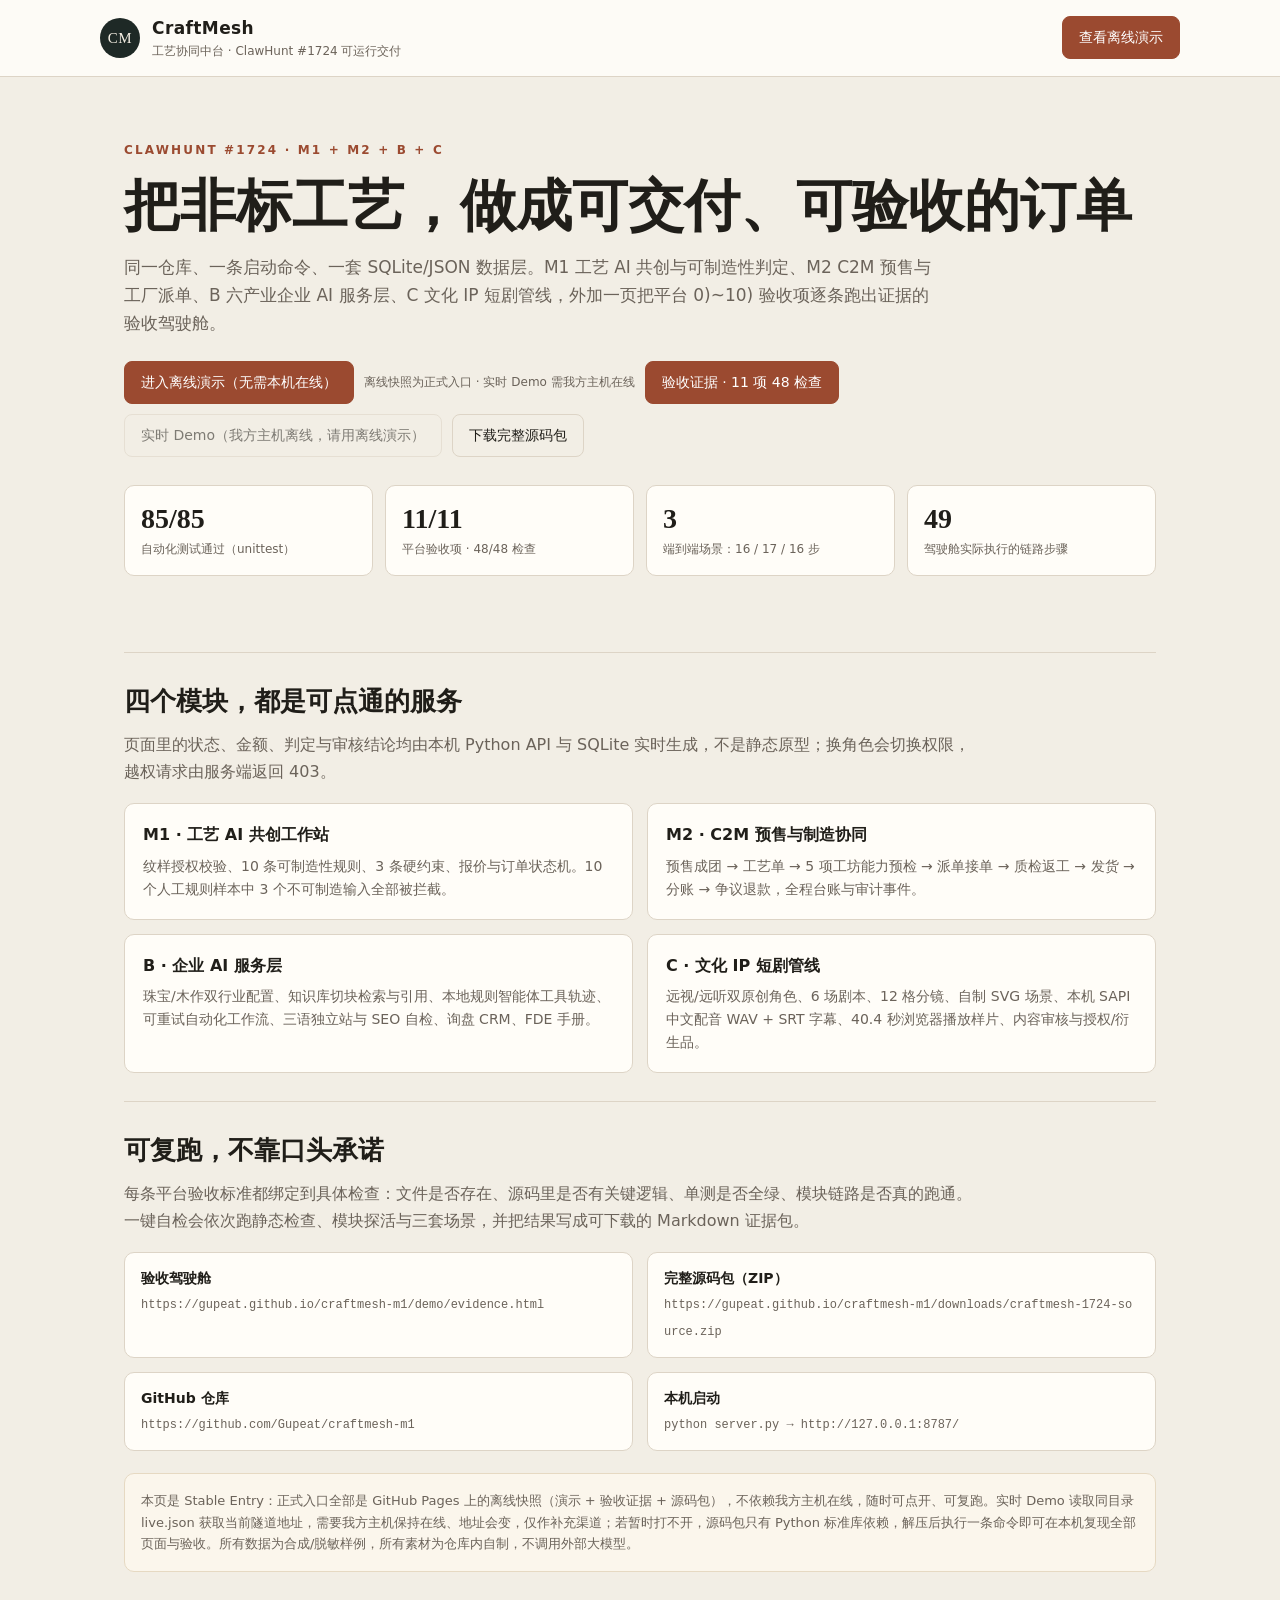
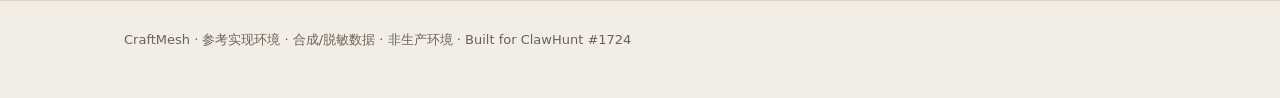
<file: docs/index.html>
<!doctype html>
<html lang="zh-CN">
<head>
<meta charset="utf-8">
<meta name="viewport" content="width=device-width, initial-scale=1">
<title>CraftMesh · 工艺协同中台（ClawHunt #1724 可运行交付）</title>
<meta name="description" content="CraftMesh：工艺 AI 共创、C2M 预售与工厂派单、企业 AI 服务层、文化 IP 短剧管线的可运行交付。85 项自动化测试、三套端到端场景、11 项平台验收逐条证据。">
<style>
  :root{--bg:#f2eee5;--surface:#fffdf8;--ink:#201e19;--muted:#6b635a;--accent:#9b4a30;--green:#2f6b4f;--line:#ddd4c6;--dark:#1e2926}
  *{box-sizing:border-box}
  body{margin:0;background:var(--bg);color:var(--ink);font-family:"Segoe UI","Microsoft YaHei",system-ui,sans-serif;line-height:1.65}
  a{color:var(--accent);text-decoration:none} a:hover{text-decoration:underline}
  .wrap{max-width:1080px;margin:0 auto;padding:0 24px}
  header{border-bottom:1px solid var(--line);background:rgba(255,253,248,.86);position:sticky;top:0;z-index:2}
  .bar{display:flex;align-items:center;justify-content:space-between;gap:16px;padding:14px 0;flex-wrap:wrap}
  .brand{display:flex;align-items:center;gap:12px}
  .mark{width:40px;height:40px;border-radius:50%;background:var(--dark);color:#f5efe4;display:grid;place-items:center;font-family:Georgia,serif;font-size:15px;letter-spacing:.5px}
  .brand b{display:block;font-size:17px;letter-spacing:.4px}
  .brand span{display:block;font-size:12px;color:var(--muted)}
  .btn{display:inline-block;padding:9px 16px;border-radius:8px;border:1px solid var(--accent);background:var(--accent);color:#fff;font-size:14px}
  .btn.ghost{background:transparent;color:var(--ink);border-color:var(--line)}
  .live-status{font-size:12px;color:var(--muted);align-self:center}
  .hero{padding:64px 0 28px}
  .kicker{font-size:12px;letter-spacing:.18em;color:var(--accent);font-weight:700;text-transform:uppercase}
  h1{font-family:Georgia,"Songti SC","SimSun",serif;font-size:clamp(34px,5vw,56px);line-height:1.18;margin:12px 0 14px;font-weight:600}
  .lead{font-size:17px;color:var(--muted);max-width:820px;margin:0 0 24px}
  .actions{display:flex;gap:10px;flex-wrap:wrap;margin-bottom:28px}
  .stats{display:grid;grid-template-columns:repeat(4,1fr);gap:12px;margin:8px 0 48px}
  .stat{background:var(--surface);border:1px solid var(--line);border-radius:10px;padding:16px}
  .stat b{display:block;font-family:Georgia,serif;font-size:28px;font-weight:600;line-height:1.2}
  .stat span{display:block;font-size:12px;color:var(--muted);margin-top:4px}
  h2{font-family:Georgia,"Songti SC","SimSun",serif;font-size:26px;margin:0 0 8px;font-weight:600}
  .section{padding:28px 0;border-top:1px solid var(--line)}
  .section p{color:var(--muted);margin:0 0 18px;max-width:860px}
  .grid{display:grid;grid-template-columns:repeat(2,1fr);gap:14px}
  .card{background:var(--surface);border:1px solid var(--line);border-radius:10px;padding:18px}
  .card h3{margin:0 0 6px;font-size:16px}
  .card p{margin:0;font-size:14px;color:var(--muted)}
  .links{display:grid;grid-template-columns:1fr 1fr;gap:14px;margin-top:18px}
  .link{background:var(--surface);border:1px solid var(--line);border-radius:10px;padding:14px 16px}
  .link b{display:block;font-size:14px}
  .link code{font-size:12px;color:var(--muted);word-break:break-all}
  .note{background:#fbf6ec;border:1px solid #e6d9c2;border-radius:10px;padding:16px;color:var(--muted);font-size:13px;margin-top:22px}
  footer{padding:28px 0 48px;border-top:1px solid var(--line);color:var(--muted);font-size:13px}
  @media(max-width:760px){.stats{grid-template-columns:repeat(2,1fr)}.grid,.links{grid-template-columns:1fr}.hero{padding-top:36px}}
</style>
</head>
<body>
<header><div class="wrap bar">
  <div class="brand"><div class="mark">CM</div><div><b>CraftMesh</b><span>工艺协同中台 · ClawHunt #1724 可运行交付</span></div></div>
  <div><a class="btn" href="demo/index.html">查看离线演示</a></div>
</div></header>

<main class="wrap">
  <section class="hero">
    <div class="kicker">ClawHunt #1724 · M1 + M2 + B + C</div>
    <h1>把非标工艺，做成可交付、可验收的订单</h1>
    <p class="lead">同一仓库、一条启动命令、一套 SQLite/JSON 数据层。M1 工艺 AI 共创与可制造性判定、M2 C2M 预售与工厂派单、B 六产业企业 AI 服务层、C 文化 IP 短剧管线，外加一页把平台 0)~10) 验收项逐条跑出证据的验收驾驶舱。</p>
    <div class="actions">
      <a class="btn" id="liveDemo" href="demo/index.html">进入离线演示（无需本机在线）</a>
      <span id="liveStatus" class="live-status">正在读取当前演示地址…</span>
      <a class="btn" id="liveCockpit" href="demo/evidence.html">验收证据 · 11 项 48 检查</a>
      <a class="btn ghost" id="liveTunnel" style="opacity:.55">实时 Demo（需我方主机在线）</a>
      <a class="btn ghost" id="liveZip" href="downloads/craftmesh-1724-source.zip">下载完整源码包</a>
    </div>
    <div class="stats">
      <div class="stat"><b>85/85</b><span>自动化测试通过（unittest）</span></div>
      <div class="stat"><b>11/11</b><span>平台验收项 · 48/48 检查</span></div>
      <div class="stat"><b>3</b><span>端到端场景：16 / 17 / 16 步</span></div>
      <div class="stat"><b>49</b><span>驾驶舱实际执行的链路步骤</span></div>
    </div>
  </section>

  <section class="section">
    <h2>四个模块，都是可点通的服务</h2>
    <p>页面里的状态、金额、判定与审核结论均由本机 Python API 与 SQLite 实时生成，不是静态原型；换角色会切换权限，越权请求由服务端返回 403。</p>
    <div class="grid">
      <div class="card"><h3>M1 · 工艺 AI 共创工作站</h3><p>纹样授权校验、10 条可制造性规则、3 条硬约束、报价与订单状态机。10 个人工规则样本中 3 个不可制造输入全部被拦截。</p></div>
      <div class="card"><h3>M2 · C2M 预售与制造协同</h3><p>预售成团 → 工艺单 → 5 项工坊能力预检 → 派单接单 → 质检返工 → 发货 → 分账 → 争议退款，全程台账与审计事件。</p></div>
      <div class="card"><h3>B · 企业 AI 服务层</h3><p>珠宝/木作双行业配置、知识库切块检索与引用、本地规则智能体工具轨迹、可重试自动化工作流、三语独立站与 SEO 自检、询盘 CRM、FDE 手册。</p></div>
      <div class="card"><h3>C · 文化 IP 短剧管线</h3><p>远视/远听双原创角色、6 场剧本、12 格分镜、自制 SVG 场景、本机 SAPI 中文配音 WAV + SRT 字幕、40.4 秒浏览器播放样片、内容审核与授权/衍生品。</p></div>
    </div>
  </section>

  <section class="section">
    <h2>可复跑，不靠口头承诺</h2>
    <p>每条平台验收标准都绑定到具体检查：文件是否存在、源码里是否有关键逻辑、单测是否全绿、模块链路是否真的跑通。一键自检会依次跑静态检查、模块探活与三套场景，并把结果写成可下载的 Markdown 证据包。</p>
    <div class="links">
      <div class="link"><b>验收驾驶舱</b><code id="liveCockpitText">https://gupeat.github.io/craftmesh-m1/demo/evidence.html</code></div>
      <div class="link"><b>完整源码包（ZIP）</b><code id="liveZipText">https://gupeat.github.io/craftmesh-m1/downloads/craftmesh-1724-source.zip</code></div>
      <div class="link"><b>GitHub 仓库</b><code>https://github.com/Gupeat/craftmesh-m1</code></div>
      <div class="link"><b>本机启动</b><code>python server.py → http://127.0.0.1:8787/</code></div>
    </div>
    <div class="note">本页是 Stable Entry：正式入口全部是 GitHub Pages 上的离线快照（演示 + 验收证据 + 源码包），不依赖我方主机在线，随时可点开、可复跑。实时 Demo 读取同目录 live.json 获取当前隧道地址，需要我方主机保持在线、地址会变，仅作补充渠道；若暂时打不开，源码包只有 Python 标准库依赖，解压后执行一条命令即可在本机复现全部页面与验收。所有数据为合成/脱敏样例，所有素材为仓库内自制，不调用外部大模型。</div>
  </section>
</main>

<footer><div class="wrap">CraftMesh · 参考实现环境 · 合成/脱敏数据 · 非生产环境 · Built for ClawHunt #1724</div></footer>
<script>
(function () {
  document.getElementById('liveCockpitText').textContent = 'https://gupeat.github.io/craftmesh-m1/demo/evidence.html';
  document.getElementById('liveStatus').textContent = '离线快照为正式入口 · 实时 Demo 需我方主机在线';
  fetch('live.json?ts=' + Date.now(), { cache: 'no-store' }).then(function (r) { return r.json(); }).then(function (j) {
    var t = document.getElementById('liveTunnel');
    if (j && j.status === 'online' && j.url) {
      t.href = String(j.url).replace(/\/$/, '') + '/';
      t.textContent = '实时 Demo（在线）';
      document.getElementById('liveStatus').textContent = '实时 Demo 在线 · 离线快照同样可用' + (j.updatedAt ? ' · 更新于 ' + j.updatedAt : '');
    } else {
      t.removeAttribute('href'); t.style.opacity = '.55';
      t.textContent = '实时 Demo（我方主机离线，请用离线演示）';
    }
  }).catch(function () {
    var t = document.getElementById('liveTunnel');
    t.removeAttribute('href'); t.style.opacity = '.55';
  });
})();
</script>
</body>
</html>
</file>
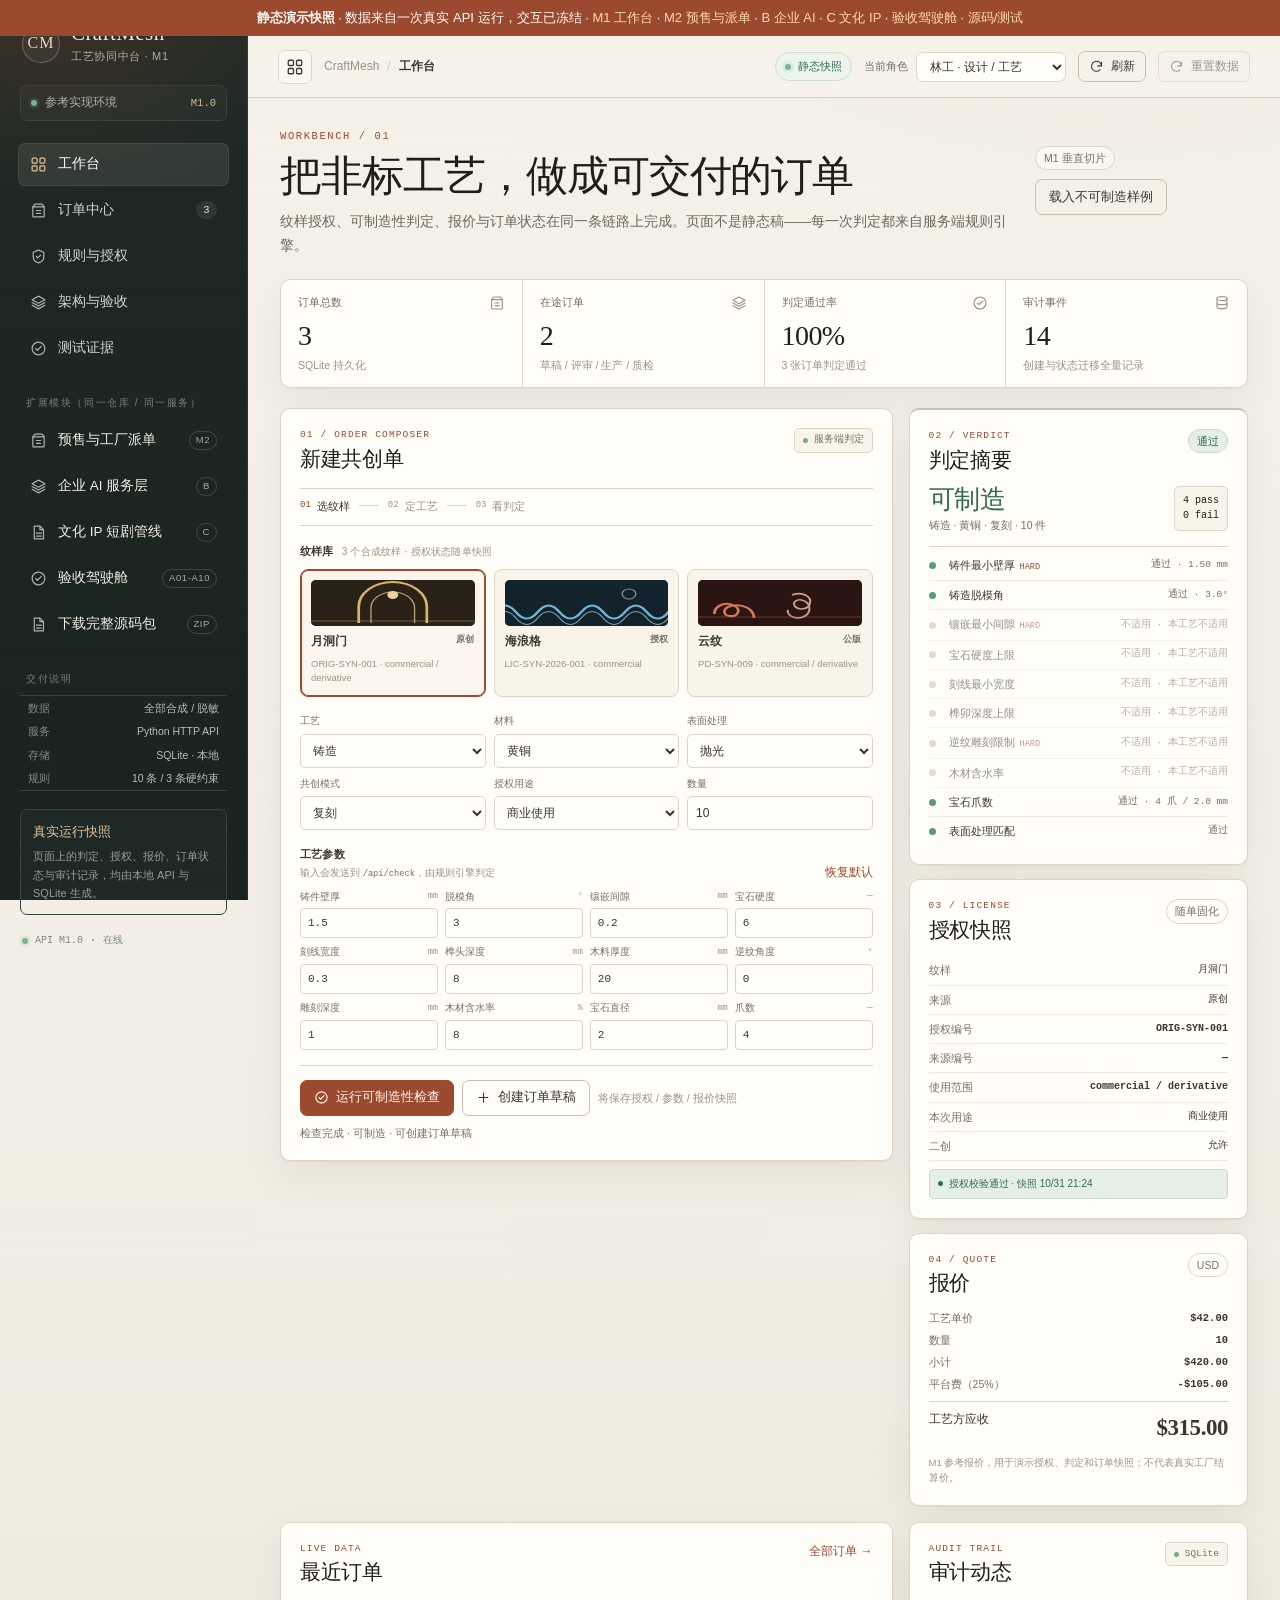
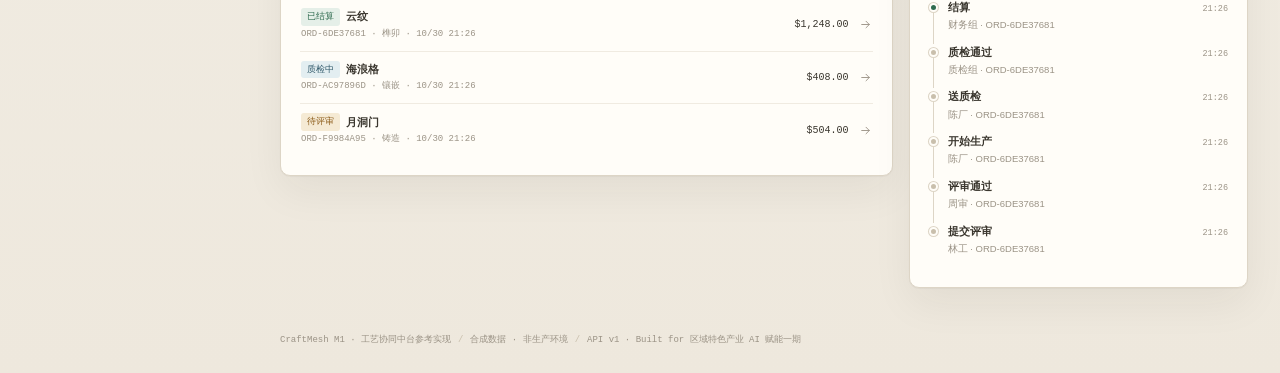
<file: docs/demo/index.html>
<html lang="zh-CN"><head>
<meta charset="utf-8">
<meta name="viewport" content="width=device-width, initial-scale=1">
<meta name="color-scheme" content="light">
<title>CraftMesh · 工作台</title>
<link rel="stylesheet" href="styles.css">
</head>
<body><div id="static-demo-banner" style="position:sticky;top:0;z-index:9999;background:#9b4a30;color:#fffdf8;font:13px/1.7 'Segoe UI','Microsoft YaHei',sans-serif;padding:7px 14px;text-align:center"><b>静态演示快照</b> · 数据来自一次真实 API 运行，交互已冻结 · <a href="index.html" style="color:#ffd9a8">M1 工作台</a> · <a href="m2.html" style="color:#ffd9a8">M2 预售与派单</a> · <a href="ai.html" style="color:#ffd9a8">B 企业 AI</a> · <a href="ip.html" style="color:#ffd9a8">C 文化 IP</a> · <a href="evidence.html" style="color:#ffd9a8">验收驾驶舱</a> · <a href="https://github.com/Gupeat/craftmesh-m1" style="color:#ffd9a8">源码/测试</a></div>
<svg xmlns="http://www.w3.org/2000/svg" class="svg-sprite" aria-hidden="true">
  <symbol id="i-grid" viewBox="0 0 24 24"><rect x="3" y="3" width="7" height="7" rx="1.5"></rect><rect x="14" y="3" width="7" height="7" rx="1.5"></rect><rect x="3" y="14" width="7" height="7" rx="1.5"></rect><rect x="14" y="14" width="7" height="7" rx="1.5"></rect></symbol>
  <symbol id="i-orders" viewBox="0 0 24 24"><path d="M7 3h10l3 4v13a1 1 0 0 1-1 1H5a1 1 0 0 1-1-1V7l3-4Z"></path><path d="M4 7h16M9 12h6M9 16h6"></path></symbol>
  <symbol id="i-shield" viewBox="0 0 24 24"><path d="M12 3 4.5 6v6c0 4.6 3.2 8 7.5 9 4.3-1 7.5-4.4 7.5-9V6L12 3Z"></path><path d="m9 12 2 2 4-4"></path></symbol>
  <symbol id="i-layers" viewBox="0 0 24 24"><path d="m12 3 9 5-9 5-9-5 9-5Z"></path><path d="m3 12 9 5 9-5M3 16l9 5 9-5"></path></symbol>
  <symbol id="i-check" viewBox="0 0 24 24"><circle cx="12" cy="12" r="9"></circle><path d="m8 12 2.5 2.5L16 9"></path></symbol>
  <symbol id="i-refresh" viewBox="0 0 24 24"><path d="M20 11a8 8 0 1 0-2.3 6.3M20 5v6h-6"></path></symbol>
  <symbol id="i-plus" viewBox="0 0 24 24"><path d="M12 5v14M5 12h14"></path></symbol>
  <symbol id="i-arrow" viewBox="0 0 24 24"><path d="M5 12h14M13 6l6 6-6 6"></path></symbol>
  <symbol id="i-db" viewBox="0 0 24 24"><ellipse cx="12" cy="5.5" rx="7.5" ry="3"></ellipse><path d="M4.5 5.5v6c0 1.7 3.4 3 7.5 3s7.5-1.3 7.5-3v-6M4.5 11.5v6c0 1.7 3.4 3 7.5 3s7.5-1.3 7.5-3v-6"></path></symbol>
  <symbol id="i-code" viewBox="0 0 24 24"><path d="m8 7-5 5 5 5M16 7l5 5-5 5M13 4l-2 16"></path></symbol>
  <symbol id="i-doc" viewBox="0 0 24 24"><path d="M6 3h8l5 5v13H6V3Z"></path><path d="M14 3v5h5M9 13h7M9 17h7"></path></symbol>
</svg>

<div class="app-shell">
  <aside class="sidebar">
    <div class="brand">
      <div class="brand-mark">CM</div>
      <div>
        <div class="brand-name">CraftMesh</div>
        <div class="brand-sub">工艺协同中台 · M1</div>
      </div>
    </div>

    <div class="workspace-pill">
      <span class="live-dot"></span>
      <span>参考实现环境</span>
      <span class="workspace-version">M1.0</span>
    </div>

    <nav class="sidebar-nav" aria-label="主导航">
      <button class="nav-item is-active" data-view="dashboard">
        <svg class="icon"><use href="#i-grid"></use></svg>
        <span>工作台</span>
      </button>
      <button class="nav-item" data-view="orders">
        <svg class="icon"><use href="#i-orders"></use></svg>
        <span>订单中心</span>
        <span class="nav-count" id="navOrderCount">3</span>
      </button>
      <button class="nav-item" data-view="rules">
        <svg class="icon"><use href="#i-shield"></use></svg>
        <span>规则与授权</span>
      </button>
      <button class="nav-item" data-view="architecture">
        <svg class="icon"><use href="#i-layers"></use></svg>
        <span>架构与验收</span>
      </button>
      <button class="nav-item" data-view="tests">
        <svg class="icon"><use href="#i-check"></use></svg>
        <span>测试证据</span>
      </button>
    </nav>

    <div class="sidebar-section-label">扩展模块（同一仓库 / 同一服务）</div>
    <nav class="sidebar-nav" aria-label="扩展模块导航">
      <a class="nav-item" href="m2.html" style="text-decoration:none;color:inherit">
        <svg class="icon"><use href="#i-orders"></use></svg>
        <span>预售与工厂派单</span>
        <span class="nav-kicker">M2</span>
      </a>
      <a class="nav-item" href="ai.html" style="text-decoration:none;color:inherit">
        <svg class="icon"><use href="#i-layers"></use></svg>
        <span>企业 AI 服务层</span>
        <span class="nav-kicker">B</span>
      </a>
      <a class="nav-item" href="ip.html" style="text-decoration:none;color:inherit">
        <svg class="icon"><use href="#i-doc"></use></svg>
        <span>文化 IP 短剧管线</span>
        <span class="nav-kicker">C</span>
      </a>
      <a class="nav-item" href="evidence.html" style="text-decoration:none;color:inherit">
        <svg class="icon"><use href="#i-check"></use></svg>
        <span>验收驾驶舱</span>
        <span class="nav-kicker">A01-A10</span>
      </a>
      <a class="nav-item" href="https://github.com/Gupeat/craftmesh-m1" style="text-decoration:none;color:inherit">
        <svg class="icon"><use href="#i-doc"></use></svg>
        <span>下载完整源码包</span>
        <span class="nav-kicker">ZIP</span>
      </a>
    </nav>

    <div class="sidebar-section-label">交付说明</div>
    <div class="sidebar-meta">
      <div><span>数据</span><strong>全部合成 / 脱敏</strong></div>
      <div><span>服务</span><strong>Python HTTP API</strong></div>
      <div><span>存储</span><strong>SQLite · 本地</strong></div>
      <div><span>规则</span><strong>10 条 / 3 条硬约束</strong></div>
    </div>

    <div class="sidebar-note">
      <div class="note-kicker">真实运行快照</div>
      <p>页面上的判定、授权、报价、订单状态与审计记录，均由本地 API 与 SQLite 生成。</p>
    </div>

    <div class="sidebar-foot">
      <span class="live-dot"></span>
      <span id="apiVersion">API M1.0</span>
      <span class="dot-sep">·</span>
      <span id="apiState">在线</span>
    </div>
  </aside>

  <div class="main-column">
    <header class="topbar">
      <div class="topbar-left">
        <button class="icon-button menu-button" id="menuButton" aria-label="打开导航">
          <svg class="icon"><use href="#i-grid"></use></svg>
        </button>
        <div class="crumb">
          <span class="crumb-root">CraftMesh</span>
          <span class="crumb-sep">/</span>
          <strong id="crumbCurrent">工作台</strong>
        </div>
      </div>
      <div class="topbar-right">
        <span class="api-badge" id="apiBadge"><span class="live-dot"></span><span>静态快照</span></span>
        <label class="role-switcher">
          <span>当前角色</span>
          <select id="roleSelect" aria-label="切换演示角色"><option value="designer">林工 · 设计 / 工艺</option><option value="reviewer">周审 · 评审</option><option value="ops">陈厂 · 生产运营</option><option value="qc">质检组 · 质检</option><option value="finance">财务组 · 结算</option><option value="admin">管理员 · 平台管理</option></select>
        </label>
        <button class="btn btn-ghost btn-small" id="refreshButton">
          <svg class="icon"><use href="#i-refresh"></use></svg>
          刷新
        </button>
        <button class="btn btn-ghost btn-small" id="resetButton" disabled="" title="仅管理员可重置数据">
          <svg class="icon"><use href="#i-refresh"></use></svg>
          重置数据
        </button>
      </div>
    </header>

    <main class="content">
      <section class="view is-active" id="view-dashboard" data-title="工作台">
        <header class="page-head">
          <div class="page-head-copy">
            <div class="eyebrow">WORKBENCH / 01</div>
            <h1>把非标工艺，做成可交付的订单</h1>
            <p class="lede">纹样授权、可制造性判定、报价与订单状态在同一条链路上完成。页面不是静态稿——每一次判定都来自服务端规则引擎。</p>
          </div>
          <div class="page-actions">
            <span class="tag tag-muted">M1 垂直切片</span>
            <button class="btn btn-ghost" data-action="load-unmanufacturable">载入不可制造样例</button>
          </div>
        </header>

        <div class="kpi-grid" id="kpiGrid"><div class="kpi-card"><div class="kpi-top"><span>订单总数</span><span class="kpi-icon"><svg class="icon"><use href="#i-orders"></use></svg></span></div><div class="kpi-value">3</div><div class="kpi-foot">SQLite 持久化</div></div><div class="kpi-card"><div class="kpi-top"><span>在途订单</span><span class="kpi-icon"><svg class="icon"><use href="#i-layers"></use></svg></span></div><div class="kpi-value">2</div><div class="kpi-foot">草稿 / 评审 / 生产 / 质检</div></div><div class="kpi-card"><div class="kpi-top"><span>判定通过率</span><span class="kpi-icon"><svg class="icon"><use href="#i-check"></use></svg></span></div><div class="kpi-value">100%</div><div class="kpi-foot">3 张订单判定通过</div></div><div class="kpi-card"><div class="kpi-top"><span>审计事件</span><span class="kpi-icon"><svg class="icon"><use href="#i-db"></use></svg></span></div><div class="kpi-value">14</div><div class="kpi-foot">创建与状态迁移全量记录</div></div></div>

        <div class="work-grid">
          <section class="panel composer-panel">
            <div class="panel-head">
              <div>
                <div class="panel-kicker">01 / ORDER COMPOSER</div>
                <h2>新建共创单</h2>
              </div>
              <span class="server-chip"><span class="chip-dot"></span>服务端判定</span>
            </div>

            <div class="flow-steps">
              <div class="flow-step is-current"><span>01</span>选纹样</div>
              <div class="flow-line"></div>
              <div class="flow-step"><span>02</span>定工艺</div>
              <div class="flow-line"></div>
              <div class="flow-step"><span>03</span>看判定</div>
            </div>

            <div class="field-label">纹样库 <span>3 个合成纹样 · 授权状态随单快照</span></div>
            <div class="pattern-grid" id="patternGrid"><button type="button" class="pattern-card is-selected" data-pattern="moon-gate" aria-pressed="true"><div class="pattern-preview" style="background:#2a2118"><svg viewBox="0 0 120 46" preserveAspectRatio="none" aria-hidden="true"><rect width="120" height="46" fill="#2a2118"></rect><path d="M35 43V27a25 25 0 0 1 50 0v16" fill="none" stroke="#d8b36a" stroke-width="2"></path><path d="M44 43V28a16 16 0 0 1 32 0v15" fill="none" stroke="#f0d39a" stroke-width="1" opacity=".7"></path><circle cx="60" cy="15" r="4" fill="#f0d39a"></circle><path d="M0 41h120" stroke="#d8b36a" stroke-width=".7" opacity=".5"></path></svg></div><div class="pattern-name"><span>月洞门</span><span class="pattern-source">原创</span></div><div class="mini-license">ORIG-SYN-001 · commercial / derivative</div></button><button type="button" class="pattern-card " data-pattern="wave-lattice" aria-pressed="false"><div class="pattern-preview" style="background:#12232b"><svg viewBox="0 0 120 46" preserveAspectRatio="none" aria-hidden="true"><rect width="120" height="46" fill="#12232b"></rect><path d="M-8 32 Q 0 19 8 32 T 24 32 T 40 32 T 56 32 T 72 32 T 88 32 T 104 32 T 120 32 T 136 32" fill="none" stroke="#6fb6d8" stroke-width="2"></path><path d="M-8 38 Q 0 25 8 38 T 24 38 T 40 38 T 56 38 T 72 38 T 88 38 T 104 38 T 120 38 T 136 38" fill="none" stroke="#b9e2f2" stroke-width="1" opacity=".65"></path><circle cx="91" cy="14" r="5" fill="none" stroke="#b9e2f2" stroke-width="1" opacity=".6"></circle></svg></div><div class="pattern-name"><span>海浪格</span><span class="pattern-source">授权</span></div><div class="mini-license">LIC-SYN-2026-001 · commercial</div></button><button type="button" class="pattern-card " data-pattern="cloud-scroll" aria-pressed="false"><div class="pattern-preview" style="background:#2a1512"><svg viewBox="0 0 120 46" preserveAspectRatio="none" aria-hidden="true"><rect width="120" height="46" fill="#2a1512"></rect><path d="M12 34c0-9 9-13 15-8 5 4 2 11-4 10-5-1-5-8 1-10 9-3 17 3 17 12" fill="none" stroke="#d97757" stroke-width="2"></path><path d="M69 15c8-4 15 2 13 9-1 5-8 7-11 2-2-4 2-7 5-6 7 2 8 13 1 17-6 3-12-2-11-7" fill="none" stroke="#f2c3a8" stroke-width="1.5" opacity=".8"></path><path d="M0 37h120" stroke="#d97757" stroke-width=".7" opacity=".45"></path></svg></div><div class="pattern-name"><span>云纹</span><span class="pattern-source">公版</span></div><div class="mini-license">PD-SYN-009 · commercial / derivative</div></button></div>

            <div class="form-grid">
              <label class="field">
                <span>工艺</span>
                <select id="processSelect"><option value="casting">铸造</option><option value="inlay">镶嵌</option><option value="engraving">雕刻</option><option value="joinery">榫卯</option><option value="carving">木雕</option></select>
              </label>
              <label class="field">
                <span>材料</span>
                <select id="materialSelect"><option value="brass">黄铜</option><option value="silver">银</option><option value="wood">木</option></select>
              </label>
              <label class="field">
                <span>表面处理</span>
                <select id="finishSelect"><option value="polished">抛光</option><option value="matte">哑光</option><option value="oil">木油</option><option value="wax">木蜡</option></select>
              </label>
              <label class="field">
                <span>共创模式</span>
                <select id="modeSelect"><option value="copy">复刻</option><option value="recombine">重组</option><option value="original">原创</option></select>
              </label>
              <label class="field">
                <span>授权用途</span>
                <select id="useSelect"><option value="commercial">商业使用</option><option value="internal">内部使用</option><option value="personal">个人非商业</option></select>
              </label>
              <label class="field field-quantity">
                <span>数量</span>
                <input id="quantityInput" type="number" min="1" max="10000" step="1" value="10">
              </label>
            </div>

            <div class="param-head">
              <div>
                <span class="field-label">工艺参数</span>
                <span class="param-help">输入会发送到 <code>/api/check</code>，由规则引擎判定</span>
              </div>
              <button class="text-button" id="resetParamsButton" type="button">恢复默认</button>
            </div>
            <div class="param-grid" id="paramGrid"><div class="param-field"><label for="param-wallThickness"><span>铸件壁厚</span><em>mm</em></label><input id="param-wallThickness" data-param="wallThickness" type="number" step="0.1" value="1.5"></div><div class="param-field"><label for="param-undercutAngle"><span>脱模角</span><em>°</em></label><input id="param-undercutAngle" data-param="undercutAngle" type="number" step="0.5" value="3"></div><div class="param-field"><label for="param-inlayGap"><span>镶嵌间隙</span><em>mm</em></label><input id="param-inlayGap" data-param="inlayGap" type="number" step="0.01" value="0.2"></div><div class="param-field"><label for="param-stoneHardness"><span>宝石硬度</span><em>—</em></label><input id="param-stoneHardness" data-param="stoneHardness" type="number" step="0.1" value="6"></div><div class="param-field"><label for="param-engraveWidth"><span>刻线宽度</span><em>mm</em></label><input id="param-engraveWidth" data-param="engraveWidth" type="number" step="0.05" value="0.3"></div><div class="param-field"><label for="param-jointDepth"><span>榫头深度</span><em>mm</em></label><input id="param-jointDepth" data-param="jointDepth" type="number" step="0.5" value="8"></div><div class="param-field"><label for="param-thickness"><span>木料厚度</span><em>mm</em></label><input id="param-thickness" data-param="thickness" type="number" step="1" value="20"></div><div class="param-field"><label for="param-grainAngle"><span>逆纹角度</span><em>°</em></label><input id="param-grainAngle" data-param="grainAngle" type="number" step="1" value="0"></div><div class="param-field"><label for="param-carveDepth"><span>雕刻深度</span><em>mm</em></label><input id="param-carveDepth" data-param="carveDepth" type="number" step="0.5" value="1"></div><div class="param-field"><label for="param-moisture"><span>木材含水率</span><em>%</em></label><input id="param-moisture" data-param="moisture" type="number" step="0.5" value="8"></div><div class="param-field"><label for="param-stoneDiameter"><span>宝石直径</span><em>mm</em></label><input id="param-stoneDiameter" data-param="stoneDiameter" type="number" step="0.5" value="2"></div><div class="param-field"><label for="param-prongs"><span>爪数</span><em>—</em></label><input id="param-prongs" data-param="prongs" type="number" step="1" value="4"></div></div>

            <div class="composer-actions">
              <button class="btn btn-primary" id="checkButton">
                <svg class="icon"><use href="#i-check"></use></svg>
                运行可制造性检查
              </button>
              <button class="btn btn-ghost" id="createButton">
                <svg class="icon"><use href="#i-plus"></use></svg>
                创建订单草稿
              </button>
              <span class="action-hint" id="createHint">将保存授权 / 参数 / 报价快照</span>
            </div>
            <div class="check-state" id="checkState" aria-live="polite">检查完成 · 可制造 · 可创建订单草稿</div>
          </section>

          <aside class="side-stack">
            <section class="panel verdict-panel" id="verdictPanel">
              <div class="panel-head compact">
                <div>
                  <div class="panel-kicker">02 / VERDICT</div>
                  <h2>判定摘要</h2>
                </div>
                <span class="tag tag-green" id="verdictTag">通过</span>
              </div>
              <div class="verdict-body" id="verdictBody"><div class="verdict-hero"><div><div class="verdict-label pass">可制造</div><div class="verdict-sub">铸造 · 黄铜 · 复刻 · 10 件</div></div><div class="verdict-count">4 pass<br>0 fail</div></div><div class="rule-result-list"><div class="rule-result pass"><span class="rule-status"></span><span class="rule-result-name">铸件最小壁厚<span class="hard-mark">HARD</span></span><span class="rule-result-value">通过 · 1.50 mm</span></div><div class="rule-result pass"><span class="rule-status"></span><span class="rule-result-name">铸造脱模角</span><span class="rule-result-value">通过 · 3.0°</span></div><div class="rule-result na"><span class="rule-status"></span><span class="rule-result-name">镶嵌最小间隙<span class="hard-mark">HARD</span></span><span class="rule-result-value">不适用 · 本工艺不适用</span></div><div class="rule-result na"><span class="rule-status"></span><span class="rule-result-name">宝石硬度上限</span><span class="rule-result-value">不适用 · 本工艺不适用</span></div><div class="rule-result na"><span class="rule-status"></span><span class="rule-result-name">刻线最小宽度</span><span class="rule-result-value">不适用 · 本工艺不适用</span></div><div class="rule-result na"><span class="rule-status"></span><span class="rule-result-name">榫卯深度上限</span><span class="rule-result-value">不适用 · 本工艺不适用</span></div><div class="rule-result na"><span class="rule-status"></span><span class="rule-result-name">逆纹雕刻限制<span class="hard-mark">HARD</span></span><span class="rule-result-value">不适用 · 本工艺不适用</span></div><div class="rule-result na"><span class="rule-status"></span><span class="rule-result-name">木材含水率</span><span class="rule-result-value">不适用 · 本工艺不适用</span></div><div class="rule-result pass"><span class="rule-status"></span><span class="rule-result-name">宝石爪数</span><span class="rule-result-value">通过 · 4 爪 / 2.0 mm</span></div><div class="rule-result pass"><span class="rule-status"></span><span class="rule-result-name">表面处理匹配</span><span class="rule-result-value">通过</span></div></div></div>
            </section>

            <section class="panel">
              <div class="panel-head compact">
                <div>
                  <div class="panel-kicker">03 / LICENSE</div>
                  <h2>授权快照</h2>
                </div>
                <span class="tag tag-muted">随单固化</span>
              </div>
              <div id="licensePanel" class="license-panel"><div class="license-row"><span>纹样</span><strong>月洞门</strong></div><div class="license-row"><span>来源</span><strong>原创</strong></div><div class="license-row"><span>授权编号</span><strong>ORIG-SYN-001</strong></div><div class="license-row"><span>来源编号</span><strong>—</strong></div><div class="license-row"><span>使用范围</span><strong>commercial / derivative</strong></div><div class="license-row"><span>本次用途</span><strong>商业使用</strong></div><div class="license-row"><span>二创</span><strong>允许</strong></div><div class="license-state ok"><span class="status-dot"></span>授权校验通过 · 快照 10/31 21:24</div></div>
            </section>

            <section class="panel quote-panel">
              <div class="panel-head compact">
                <div>
                  <div class="panel-kicker">04 / QUOTE</div>
                  <h2>报价</h2>
                </div>
                <span class="tag tag-muted">USD</span>
              </div>
              <div id="quotePanel" class="quote-body"><div class="quote-line"><span>工艺单价</span><strong>$42.00</strong></div><div class="quote-line"><span>数量</span><strong>10</strong></div><div class="quote-line"><span>小计</span><strong>$420.00</strong></div><div class="quote-line"><span>平台费（25%）</span><strong>-$105.00</strong></div><div class="quote-line is-total"><span>工艺方应收</span><strong>$315.00</strong></div><div class="quote-note">M1 参考报价，用于演示授权、判定和订单快照；不代表真实工厂结算价。</div></div>
            </section>
          </aside>
        </div>

        <div class="dashboard-lower">
          <section class="panel">
            <div class="panel-head compact">
              <div>
                <div class="panel-kicker">LIVE DATA</div>
                <h2>最近订单</h2>
              </div>
              <button class="text-button" data-view-jump="orders">全部订单 <span aria-hidden="true">→</span></button>
            </div>
            <div id="recentOrders" class="compact-list"><button type="button" class="compact-row" data-order-id="ORD-6DE37681"><div class="row-main"><div class="row-title"><span class="row-status settled">已结算</span><span>云纹</span></div><div class="row-meta">ORD-6DE37681 · 榫卯 · 10/30 21:26</div></div><div class="row-amount">$1,248.00</div><svg class="icon" style="width:13px;height:13px;color:var(--muted-2)"><use href="#i-arrow"></use></svg></button><button type="button" class="compact-row" data-order-id="ORD-AC97896D"><div class="row-main"><div class="row-title"><span class="row-status qc">质检中</span><span>海浪格</span></div><div class="row-meta">ORD-AC97896D · 镶嵌 · 10/30 21:26</div></div><div class="row-amount">$408.00</div><svg class="icon" style="width:13px;height:13px;color:var(--muted-2)"><use href="#i-arrow"></use></svg></button><button type="button" class="compact-row" data-order-id="ORD-F9984A95"><div class="row-main"><div class="row-title"><span class="row-status submitted">待评审</span><span>月洞门</span></div><div class="row-meta">ORD-F9984A95 · 铸造 · 10/30 21:26</div></div><div class="row-amount">$504.00</div><svg class="icon" style="width:13px;height:13px;color:var(--muted-2)"><use href="#i-arrow"></use></svg></button></div>
          </section>
          <section class="panel">
            <div class="panel-head compact">
              <div>
                <div class="panel-kicker">AUDIT TRAIL</div>
                <h2>审计动态</h2>
              </div>
              <span class="server-chip"><span class="chip-dot"></span>SQLite</span>
            </div>
            <div id="recentAudit" class="timeline compact"><div class="timeline-item settled" data-order-id="ORD-6DE37681"><span class="timeline-dot"></span><div class="timeline-content"><div class="timeline-title"><span>结算</span><span class="timeline-time">21:26</span></div><div class="timeline-note">财务组 · ORD-6DE37681</div></div></div><div class="timeline-item " data-order-id="ORD-6DE37681"><span class="timeline-dot"></span><div class="timeline-content"><div class="timeline-title"><span>质检通过</span><span class="timeline-time">21:26</span></div><div class="timeline-note">质检组 · ORD-6DE37681</div></div></div><div class="timeline-item " data-order-id="ORD-6DE37681"><span class="timeline-dot"></span><div class="timeline-content"><div class="timeline-title"><span>送质检</span><span class="timeline-time">21:26</span></div><div class="timeline-note">陈厂 · ORD-6DE37681</div></div></div><div class="timeline-item " data-order-id="ORD-6DE37681"><span class="timeline-dot"></span><div class="timeline-content"><div class="timeline-title"><span>开始生产</span><span class="timeline-time">21:26</span></div><div class="timeline-note">陈厂 · ORD-6DE37681</div></div></div><div class="timeline-item " data-order-id="ORD-6DE37681"><span class="timeline-dot"></span><div class="timeline-content"><div class="timeline-title"><span>评审通过</span><span class="timeline-time">21:26</span></div><div class="timeline-note">周审 · ORD-6DE37681</div></div></div><div class="timeline-item " data-order-id="ORD-6DE37681"><span class="timeline-dot"></span><div class="timeline-content"><div class="timeline-title"><span>提交评审</span><span class="timeline-time">21:26</span></div><div class="timeline-note">林工 · ORD-6DE37681</div></div></div></div>
          </section>
        </div>
      </section>

      <section class="view" id="view-orders" data-title="订单中心">
        <header class="page-head">
          <div class="page-head-copy">
            <div class="eyebrow">ORDERS / 02</div>
            <h1>订单状态机与角色权限</h1>
            <p class="lede">从草稿到结算，每一次状态迁移都有角色限制、版本号和审计记录。切换右上角角色，可以观察同一订单上不同角色的可执行动作。</p>
          </div>
          <div class="page-actions">
            <span class="tag tag-muted" id="orderSummaryTag">3 单 · 2 在途</span>
            <button class="btn btn-ghost" id="refreshOrdersButton">
              <svg class="icon"><use href="#i-refresh"></use></svg>
              刷新订单
            </button>
          </div>
        </header>

        <section class="panel">
          <div class="table-toolbar">
            <div class="filter-row">
              <label class="filter-field">
                <span>状态</span>
                <select id="statusFilter"><option value="">全部状态</option><option value="draft">草稿</option><option value="submitted">待评审</option><option value="accepted">已接单</option><option value="rework">退回修改</option><option value="in_production">生产中</option><option value="qc">质检中</option><option value="shipped">已发货</option><option value="settled">已结算</option><option value="cancelled">已取消</option></select>
              </label>
              <label class="filter-field filter-search">
                <span>搜索</span>
                <input id="orderSearch" type="search" placeholder="订单号 / 纹样 / 工艺">
              </label>
            </div>
            <span class="server-chip"><span class="chip-dot"></span>GET /api/orders</span>
          </div>
          <div class="table-wrap" id="ordersTable"><table class="data-table"><thead><tr><th>订单</th><th>纹样 / 工艺</th><th>数量</th><th>报价</th><th>状态</th><th>创建时间</th><th></th></tr></thead><tbody><tr><td><button class="row-button mono" data-order-id="ORD-6DE37681">ORD-6DE37681</button></td><td>云纹<span class="muted"> · 榫卯</span></td><td class="mono">24</td><td class="mono">$1,248.00</td><td><span class="row-status settled">已结算</span></td><td class="muted mono">10/30 21:26</td><td><button class="row-button" data-order-id="ORD-6DE37681">查看 →</button></td></tr><tr><td><button class="row-button mono" data-order-id="ORD-AC97896D">ORD-AC97896D</button></td><td>海浪格<span class="muted"> · 镶嵌</span></td><td class="mono">6</td><td class="mono">$408.00</td><td><span class="row-status qc">质检中</span></td><td class="muted mono">10/30 21:26</td><td><button class="row-button" data-order-id="ORD-AC97896D">查看 →</button></td></tr><tr><td><button class="row-button mono" data-order-id="ORD-F9984A95">ORD-F9984A95</button></td><td>月洞门<span class="muted"> · 铸造</span></td><td class="mono">12</td><td class="mono">$504.00</td><td><span class="row-status submitted">待评审</span></td><td class="muted mono">10/30 21:26</td><td><button class="row-button" data-order-id="ORD-F9984A95">查看 →</button></td></tr></tbody></table></div>
        </section>

        <section class="panel order-detail-panel" id="orderDetailPanel">
          <div id="orderDetail"><div class="detail-placeholder">从上方订单列表选择一张订单，查看状态机、授权快照与审计记录。</div></div>
        </section>
      </section>

      <section class="view" id="view-rules" data-title="规则与授权">
        <header class="page-head">
          <div class="page-head-copy">
            <div class="eyebrow">RULES &amp; LICENSE / 03</div>
            <h1>规则不是文案，是可执行代码</h1>
            <p class="lede">10 条可制造性规则、3 条硬约束和一个显式授权校验器。规则以 Python 函数执行，返回逐条证据；授权字段随订单快照保存。</p>
          </div>
          <div class="page-actions">
            <button class="btn btn-ghost" data-view-jump="tests">查看测试证据</button>
          </div>
        </header>

        <div class="metric-strip">
          <div class="metric-strip-item"><span>规则</span><strong>10</strong><small>全部可解释</small></div>
          <div class="metric-strip-item"><span>硬约束</span><strong>3</strong><small>CAST-WALL / INLAY-GAP / CARVE-GRAIN</small></div>
          <div class="metric-strip-item"><span>平台费率</span><strong>25%</strong><small>报价内显式拆分</small></div>
          <div class="metric-strip-item"><span>授权字段</span><strong>6</strong><small>来源 / 编号 / 范围 / 用途 / 二创 / 校验时间</small></div>
        </div>

        <div class="two-column">
          <section class="panel">
            <div class="panel-head compact">
              <div>
                <div class="panel-kicker">RULE ENGINE</div>
                <h2>可制造性规则</h2>
              </div>
              <span class="server-chip"><span class="chip-dot"></span>core.py</span>
            </div>
            <div class="table-wrap" id="rulesTable"><table class="data-table"><thead><tr><th>规则</th><th>适用工艺</th><th>条件</th><th>类型</th><th>实现</th></tr></thead><tbody><tr><td><span class="rule-id">CAST-WALL</span><span class="rule-name">铸件最小壁厚</span></td><td class="muted">铸造</td><td>壁厚 &gt;= 1.2 mm</td><td><span class="hard-badge">HARD</span></td><td><span class="status-pill pass"><span class="status-dot"></span>可执行</span></td></tr><tr><td><span class="rule-id">CAST-UNDERCUT</span><span class="rule-name">铸造脱模角</span></td><td class="muted">铸造</td><td>脱模角 &gt;= 2°</td><td><span class="tag tag-muted">SOFT</span></td><td><span class="status-pill pass"><span class="status-dot"></span>可执行</span></td></tr><tr><td><span class="rule-id">INLAY-GAP</span><span class="rule-name">镶嵌最小间隙</span></td><td class="muted">镶嵌</td><td>间隙 &gt;= 0.15 mm</td><td><span class="hard-badge">HARD</span></td><td><span class="status-pill pass"><span class="status-dot"></span>可执行</span></td></tr><tr><td><span class="rule-id">INLAY-HARDNESS</span><span class="rule-name">宝石硬度上限</span></td><td class="muted">镶嵌</td><td>硬度 &lt;= 7.0</td><td><span class="tag tag-muted">SOFT</span></td><td><span class="status-pill pass"><span class="status-dot"></span>可执行</span></td></tr><tr><td><span class="rule-id">ENGRAVE-WIDTH</span><span class="rule-name">刻线最小宽度</span></td><td class="muted">雕刻</td><td>线宽 &gt;= 0.2 mm</td><td><span class="tag tag-muted">SOFT</span></td><td><span class="status-pill pass"><span class="status-dot"></span>可执行</span></td></tr><tr><td><span class="rule-id">JOINT-DEPTH</span><span class="rule-name">榫卯深度上限</span></td><td class="muted">榫卯</td><td>榫深 &lt;= 0.6 x 木料厚</td><td><span class="tag tag-muted">SOFT</span></td><td><span class="status-pill pass"><span class="status-dot"></span>可执行</span></td></tr><tr><td><span class="rule-id">CARVE-GRAIN</span><span class="rule-name">逆纹雕刻限制</span></td><td class="muted">木雕</td><td>逆纹角 &gt; 45° 时雕深 &lt;= 3 mm</td><td><span class="hard-badge">HARD</span></td><td><span class="status-pill pass"><span class="status-dot"></span>可执行</span></td></tr><tr><td><span class="rule-id">WOOD-MOISTURE</span><span class="rule-name">木材含水率</span></td><td class="muted">榫卯 / 木雕</td><td>含水率 &lt;= 12%</td><td><span class="tag tag-muted">SOFT</span></td><td><span class="status-pill pass"><span class="status-dot"></span>可执行</span></td></tr><tr><td><span class="rule-id">PRONG-COUNT</span><span class="rule-name">宝石爪数</span></td><td class="muted">铸造 / 镶嵌</td><td>石径 &gt; 3 mm 时爪数 &gt;= 4，否则 &gt;= 3</td><td><span class="tag tag-muted">SOFT</span></td><td><span class="status-pill pass"><span class="status-dot"></span>可执行</span></td></tr><tr><td><span class="rule-id">SURFACE-FINISH</span><span class="rule-name">表面处理匹配</span></td><td class="muted">铸造 / 镶嵌 / 雕刻 / 榫卯 / 木雕</td><td>金属抛光/哑光；木作木油/木蜡/哑光</td><td><span class="tag tag-muted">SOFT</span></td><td><span class="status-pill pass"><span class="status-dot"></span>可执行</span></td></tr></tbody></table></div>
          </section>

          <section class="panel">
            <div class="panel-head compact">
              <div>
                <div class="panel-kicker">PATTERN REGISTRY</div>
                <h2>纹样授权台账</h2>
              </div>
              <span class="tag tag-muted">合成数据</span>
            </div>
            <div id="licenseTable" class="license-ledger"><div class="ledger-card"><div class="ledger-title"><strong>月洞门</strong><span>原创</span></div><div class="ledger-fields"><div class="ledger-field"><span>授权编号</span><b>ORIG-SYN-001</b></div><div class="ledger-field"><span>来源编号</span><b>—</b></div><div class="ledger-field"><span>使用范围</span><b>commercial / derivative</b></div><div class="ledger-field"><span>二创</span><b>允许</b></div></div></div><div class="ledger-card"><div class="ledger-title"><strong>海浪格</strong><span>授权</span></div><div class="ledger-fields"><div class="ledger-field"><span>授权编号</span><b>LIC-SYN-2026-001</b></div><div class="ledger-field"><span>来源编号</span><b>SYN-LIC-001</b></div><div class="ledger-field"><span>使用范围</span><b>commercial</b></div><div class="ledger-field"><span>二创</span><b>允许</b></div></div></div><div class="ledger-card"><div class="ledger-title"><strong>云纹</strong><span>公版</span></div><div class="ledger-fields"><div class="ledger-field"><span>授权编号</span><b>PD-SYN-009</b></div><div class="ledger-field"><span>来源编号</span><b>PD-SYN-009</b></div><div class="ledger-field"><span>使用范围</span><b>commercial / derivative</b></div><div class="ledger-field"><span>二创</span><b>允许</b></div></div></div></div>
            <div class="callout">
              <strong>授权负例是显式的：</strong>
              来源不在允许范围、商业范围不含用途、授权纹样缺编号、二创未授权，都会让检查返回失败，而不是只弹一个提示。
            </div>
          </section>
        </div>

        <section class="panel">
          <div class="panel-head compact">
            <div>
              <div class="panel-kicker">HUMAN BASELINE</div>
              <h2>10/10 人工规则对照</h2>
            </div>
            <span class="status-pill pass"><span class="status-dot"></span>10/10 一致</span>
          </div>
          <p class="panel-copy">每行是一张合成判断：先写人工结论，再跑同一条规则引擎，最后逐条比对。3 条硬约束失败即不可制造；其余为工艺复核。</p>
          <div class="table-wrap" id="humanRulesTable"><table class="data-table"><thead><tr><th>样例</th><th>目标规则</th><th>人工结论</th><th>引擎结论</th><th>对齐</th></tr></thead><tbody><tr><td><span class="rule-id">H01</span><span class="rule-name">薄壁铸件</span></td><td>铸件最小壁厚</td><td class="muted">不可制造</td><td><span class="status-pill red"><span class="status-dot"></span>阻断</span></td><td><span class="status-pill pass"><span class="status-dot"></span>一致</span></td></tr><tr><td><span class="rule-id">H02</span><span class="rule-name">脱模角不足</span></td><td>铸造脱模角</td><td class="muted">需工艺复核</td><td><span class="status-pill amber"><span class="status-dot"></span>复核</span></td><td><span class="status-pill pass"><span class="status-dot"></span>一致</span></td></tr><tr><td><span class="rule-id">H03</span><span class="rule-name">镶口间隙过小</span></td><td>镶嵌最小间隙</td><td class="muted">不可制造</td><td><span class="status-pill red"><span class="status-dot"></span>阻断</span></td><td><span class="status-pill pass"><span class="status-dot"></span>一致</span></td></tr><tr><td><span class="rule-id">H04</span><span class="rule-name">宝石硬度过高</span></td><td>宝石硬度上限</td><td class="muted">需工艺复核</td><td><span class="status-pill amber"><span class="status-dot"></span>复核</span></td><td><span class="status-pill pass"><span class="status-dot"></span>一致</span></td></tr><tr><td><span class="rule-id">H05</span><span class="rule-name">刻线过窄</span></td><td>刻线最小宽度</td><td class="muted">需工艺复核</td><td><span class="status-pill amber"><span class="status-dot"></span>复核</span></td><td><span class="status-pill pass"><span class="status-dot"></span>一致</span></td></tr><tr><td><span class="rule-id">H06</span><span class="rule-name">榫卯过深</span></td><td>榫卯深度上限</td><td class="muted">需工艺复核</td><td><span class="status-pill amber"><span class="status-dot"></span>复核</span></td><td><span class="status-pill pass"><span class="status-dot"></span>一致</span></td></tr><tr><td><span class="rule-id">H07</span><span class="rule-name">逆纹深雕</span></td><td>逆纹雕刻限制</td><td class="muted">不可制造</td><td><span class="status-pill red"><span class="status-dot"></span>阻断</span></td><td><span class="status-pill pass"><span class="status-dot"></span>一致</span></td></tr><tr><td><span class="rule-id">H08</span><span class="rule-name">木材含水率偏高</span></td><td>木材含水率</td><td class="muted">需工艺复核</td><td><span class="status-pill amber"><span class="status-dot"></span>复核</span></td><td><span class="status-pill pass"><span class="status-dot"></span>一致</span></td></tr><tr><td><span class="rule-id">H09</span><span class="rule-name">大石爪数不足</span></td><td>宝石爪数</td><td class="muted">需工艺复核</td><td><span class="status-pill amber"><span class="status-dot"></span>复核</span></td><td><span class="status-pill pass"><span class="status-dot"></span>一致</span></td></tr><tr><td><span class="rule-id">H10</span><span class="rule-name">金属表面用木油</span></td><td>表面处理匹配</td><td class="muted">需工艺复核</td><td><span class="status-pill amber"><span class="status-dot"></span>复核</span></td><td><span class="status-pill pass"><span class="status-dot"></span>一致</span></td></tr></tbody></table></div>
          <p class="table-note">人工结论是项目验收前写死的基线，不是看到引擎结果后补的说明；不一致会直接让测试失败。</p>
        </section>

        <section class="panel">
          <div class="panel-head compact">
            <div>
              <div class="panel-kicker">BOUNDARIES</div>
              <h2>M1 能证明什么，不能证明什么</h2>
            </div>
            <span class="tag tag-muted">范围诚实</span>
          </div>
          <div class="boundary-grid">
            <div class="boundary-item is-in">
              <div class="boundary-mark">✓</div>
              <div><strong>已实现</strong><p>纹样授权校验（来源 / 范围 / 用途 / 编号 / 二创）、10 条规则、3 条硬约束、10/10 人工对照、订单状态机、角色权限、审计、SQLite 持久化、HTTP API、静态资源白名单、85 个自动化测试。</p></div>
            </div>
            <div class="boundary-item is-out">
              <div class="boundary-mark">—</div>
              <div><strong>不在 M1</strong><p>真实工厂排产、支付通道、C2M 预售、跨境物流、多语言站点、文化 IP 短片。它们是 M2–M4 的范围。</p></div>
            </div>
          </div>
        </section>
      </section>

      <section class="view" id="view-architecture" data-title="架构与验收">
        <header class="page-head">
          <div class="page-head-copy">
            <div class="eyebrow">ARCHITECTURE / 04</div>
            <h1>一条可追踪的请求链路</h1>
            <p class="lede">浏览器不计算业务结果，只呈现 API 返回的证据。授权、规则、报价与状态迁移都在同一条 Python 服务端链路里完成。</p>
          </div>
          <div class="page-actions">
            <span class="tag tag-muted">M1 参考实现</span>
          </div>
        </header>

        <div class="arch-flow panel">
          <div class="arch-node">
            <div class="arch-icon"><svg class="icon"><use href="#i-grid"></use></svg></div>
            <div class="arch-node-label">01 / BROWSER</div>
            <strong>工作台 UI</strong>
            <p>表单、状态、时间线</p>
            <code>index.html + app.js</code>
          </div>
          <div class="arch-arrow"><span>JSON</span><svg class="icon"><use href="#i-arrow"></use></svg></div>
          <div class="arch-node is-accent">
            <div class="arch-icon"><svg class="icon"><use href="#i-orders"></use></svg></div>
            <div class="arch-node-label">02 / HTTP API</div>
            <strong>ThreadingHTTPServer</strong>
            <p>8 个端点、输入校验</p>
            <code>/api/check · /api/orders</code>
          </div>
          <div class="arch-arrow"><span>调用</span><svg class="icon"><use href="#i-arrow"></use></svg></div>
          <div class="arch-node">
            <div class="arch-icon"><svg class="icon"><use href="#i-shield"></use></svg></div>
            <div class="arch-node-label">03 / DOMAIN CORE</div>
            <strong>规则 / 授权 / 状态机</strong>
            <p>纯 Python，可单测</p>
            <code>core.py</code>
          </div>
          <div class="arch-arrow"><span>持久化</span><svg class="icon"><use href="#i-arrow"></use></svg></div>
          <div class="arch-node">
            <div class="arch-icon"><svg class="icon"><use href="#i-db"></use></svg></div>
            <div class="arch-node-label">04 / STORAGE</div>
            <strong>SQLite</strong>
            <p>订单快照 + 审计</p>
            <code>orders · audit</code>
          </div>
        </div>

        <div class="two-column arch-lower">
          <section class="panel">
            <div class="panel-head compact">
              <div>
                <div class="panel-kicker">REQUEST LIFECYCLE</div>
                <h2>一次判定的完整路径</h2>
              </div>
            </div>
            <ol class="numbered-list">
              <li><span>01</span><div><strong>选择纹样与参数</strong><p>UI 只收集输入，不伪造结果。</p></div></li>
              <li><span>02</span><div><strong>POST /api/check</strong><p>服务端校验工艺、材料、表面、数量、授权和 10 条规则。</p></div></li>
              <li><span>03</span><div><strong>返回逐条证据</strong><p>每条规则 pass / fail / 不适用，附条件与实测值；硬约束失败即阻断。</p></div></li>
              <li><span>04</span><div><strong>创建订单快照</strong><p>授权、参数、报价、判定写入订单；创建动作写入审计。</p></div></li>
              <li><span>05</span><div><strong>角色迁移状态</strong><p>每次迁移检查角色与前置状态，版本号递增，事件追加。</p></div></li>
            </ol>
          </section>

          <section class="panel">
            <div class="panel-head compact">
              <div>
                <div class="panel-kicker">RESPONSIBILITY</div>
                <h2>责任边界</h2>
              </div>
            </div>
            <div class="responsibility-list">
              <div><span class="resp-dot gold"></span><div><strong>AI 初审</strong><p>只做规则初筛和证据生成，不替代工艺师签核。</p></div></div>
              <div><span class="resp-dot green"></span><div><strong>服务端事实</strong><p>授权字段与状态由服务端保存，页面刷新不丢失。</p></div></div>
              <div><span class="resp-dot red"></span><div><strong>不越界承诺</strong><p>不声称已接入真实工厂、真实支付或真实版权库。</p></div></div>
            </div>
            <div class="callout warm">
              <strong>演示数据声明：</strong>纹样、工厂、角色与订单均为合成样本，不含真实客户或工厂数据；真实项目开始前需替换为获授权或脱敏资料。
            </div>
          </section>
        </div>

        <section class="panel">
          <div class="panel-head compact">
            <div>
              <div class="panel-kicker">ACCEPTANCE MAP</div>
              <h2>验收项对照 · 不虚标</h2>
            </div>
            <span class="tag tag-muted">A01–A10</span>
          </div>
          <div class="table-wrap" id="acceptanceTable"><table class="data-table"><thead><tr><th>编号</th><th>验收项</th><th>阶段</th><th>当前状态</th></tr></thead><tbody><tr><td class="mono">A01</td><td>洁净机 README / 一条命令启动 / 至少四条可点流程</td><td class="muted">Demo / M1</td><td><span class="status-pill pass"><span class="status-dot"></span>已演示</span></td></tr><tr><td class="mono">A02</td><td>授权来源、使用范围与用途校验 + 正反例</td><td class="muted">Demo / M1</td><td><span class="status-pill pass"><span class="status-dot"></span>正反例已演示</span></td></tr><tr><td class="mono">A03</td><td>10 条可制造性规则，其中 3 条不可制造</td><td class="muted">Demo / M1</td><td><span class="status-pill pass"><span class="status-dot"></span>10/10 人工对照</span></td></tr><tr><td class="mono">A04</td><td>C2M 订单生命周期、退款与争议状态</td><td class="muted">M2</td><td><span class="status-pill na"><span class="status-dot"></span>未开始</span></td></tr><tr><td class="mono">A05</td><td>两个行业组件按配置接入 + FDE 手册</td><td class="muted">M3</td><td><span class="status-pill na"><span class="status-dot"></span>未开始</span></td></tr><tr><td class="mono">A06</td><td>多语言站点 / SEO / 询盘进入 CRM 的 E2E</td><td class="muted">M3</td><td><span class="status-pill na"><span class="status-dot"></span>未开始</span></td></tr><tr><td class="mono">A07</td><td>文化 IP 管线、1 支样片与授权模板</td><td class="muted">M4</td><td><span class="status-pill na"><span class="status-dot"></span>未开始</span></td></tr><tr><td class="mono">A08</td><td>授权、规则、状态机、分账的单元测试，一条命令全绿</td><td class="muted">Demo / M1</td><td><span class="status-pill pass"><span class="status-dot"></span>85/85</span></td></tr><tr><td class="mono">A09</td><td>文档、命令、界面真实对应，不靠 PPT 演示</td><td class="muted">Demo / M1</td><td><span class="status-pill pass"><span class="status-dot"></span>已交付</span></td></tr><tr><td class="mono">A10</td><td>合成数据；不接真实客户 / 工厂；不主张独占传统文化</td><td class="muted">Demo / M1</td><td><span class="status-pill pass"><span class="status-dot"></span>已声明</span></td></tr></tbody></table></div>
          <p class="table-note">“Demo / M1”表示本文档可点验；“M2–M4”表示后续阶段交付，不在本页冒充完成。</p>
        </section>
      </section>

      <section class="view" id="view-tests" data-title="测试证据">
        <header class="page-head">
          <div class="page-head-copy">
            <div class="eyebrow">EVIDENCE / 05</div>
            <h1>能跑的代码，才叫交付</h1>
            <p class="lede">核心逻辑与 HTTP API 分开测试：85 个自动化测试，六组：核心 21、API 10、M2 16、AI 18、IP 14、证据 6。下面是本轮实际运行结果与可复现命令。</p>
          </div>
          <div class="page-actions">
            <a class="btn btn-ghost" href="https://github.com/Gupeat/craftmesh-m1/blob/main/TEST-REPORT.md" target="_blank" rel="noreferrer">
              <svg class="icon"><use href="#i-doc"></use></svg>
              原始测试报告
            </a>
          </div>
        </header>

        <div class="test-metrics">
          <div class="test-metric is-primary"><span>自动化测试</span><strong>85 / 85</strong><small>全部通过</small></div>
          <div class="test-metric"><span>核心单测</span><strong>21</strong><small>规则 / 授权 / 状态机</small></div>
          <div class="test-metric"><span>API 集成</span><strong>10</strong><small>真实 HTTP 请求</small></div>
          <div class="test-metric"><span>本轮耗时</span><strong>8.0s</strong><small>Windows · CPython 3.12</small></div>
        </div>

        <div class="two-column">
          <section class="panel">
            <div class="panel-head compact">
              <div>
                <div class="panel-kicker">RUN</div>
                <h2>复现命令</h2>
              </div>
              <span class="server-chip"><span class="chip-dot"></span>unittest</span>
            </div>
            <pre class="code-block">cd <解压目录>
python -m unittest discover -s tests -v</pre>
            <p class="panel-copy">测试使用临时 SQLite 数据库，结束后自动清理；API 测试真实启动 HTTP 服务并发出请求，不 mock 传输层。</p>
          </section>

          <section class="panel">
            <div class="panel-head compact">
              <div>
                <div class="panel-kicker">LATEST OUTPUT</div>
                <h2>本轮结果</h2>
              </div>
              <span class="status-pill pass"><span class="status-dot"></span>OK</span>
            </div>
            <pre class="code-block code-log">Ran 85 tests in 8.0s

OK

覆盖：
  规则引擎：10 条规则 + 3 条硬约束
  授权校验：来源 / 范围 / 用途 / 编号 / 二创
  人工对照：10 条人工判定与引擎 10/10 一致
  状态机：角色权限 / 非法迁移 / 备注必填
  API：health / bootstrap / check / 订单生命周期 / reset
  静态白名单：页面可访问，源码与数据库 404</pre>
          </section>
        </div>

        <section class="panel">
          <div class="panel-head compact">
            <div>
              <div class="panel-kicker">TEST MATRIX</div>
              <h2>测试清单</h2>
            </div>
            <span class="tag tag-muted">21 + 9</span>
          </div>
          <div class="table-wrap" id="testCasesTable"><table class="data-table"><thead><tr><th>测试组</th><th>覆盖</th><th>用例</th><th>结果</th></tr></thead><tbody><tr><td>规则引擎</td><td class="muted">硬约束阻断、软约束复核、非法输入</td><td class="mono">10 条 + 3 硬约束</td><td><span class="status-pill pass"><span class="status-dot"></span>PASS</span></td></tr><tr><td>授权校验</td><td class="muted">来源、范围、用途、编号、二创</td><td class="mono">5 条</td><td><span class="status-pill pass"><span class="status-dot"></span>PASS</span></td></tr><tr><td>人工规则对照</td><td class="muted">10 条人工判定与引擎结论一致，3 条硬约束阻断</td><td class="mono">10/10</td><td><span class="status-pill pass"><span class="status-dot"></span>PASS</span></td></tr><tr><td>订单快照</td><td class="muted">授权与报价固化、硬约束拒绝</td><td class="mono">2 条</td><td><span class="status-pill pass"><span class="status-dot"></span>PASS</span></td></tr><tr><td>状态机</td><td class="muted">全链路、越权、非法迁移、备注必填</td><td class="mono">4 条</td><td><span class="status-pill pass"><span class="status-dot"></span>PASS</span></td></tr><tr><td>HTTP API</td><td class="muted">health / bootstrap / check / 生命周期</td><td class="mono">6 条</td><td><span class="status-pill pass"><span class="status-dot"></span>PASS</span></td></tr><tr><td>权限与重置</td><td class="muted">角色 403、管理员 reset</td><td class="mono">2 条</td><td><span class="status-pill pass"><span class="status-dot"></span>PASS</span></td></tr><tr><td>静态白名单</td><td class="muted">页面/JS 可访问，源码与 DB 返回 404</td><td class="mono">1 条</td><td><span class="status-pill pass"><span class="status-dot"></span>PASS</span></td></tr><tr><td>持久化</td><td class="muted">临时 SQLite 关闭与清理</td><td class="mono">1 条</td><td><span class="status-pill pass"><span class="status-dot"></span>PASS</span></td></tr></tbody></table></div>
        </section>

        <div class="callout">
          <strong>测试不是装饰：</strong>如果把硬约束改软，或允许越权迁移，测试会失败。当前实现把“不可制造”和“越权操作”当作阻断路径，而不是提示文案。
        </div>
      </section>
    </main>

    <footer class="site-footer">
      <span>CraftMesh M1 · 工艺协同中台参考实现</span>
      <span class="footer-sep">/</span>
      <span>合成数据 · 非生产环境</span>
      <span class="footer-sep">/</span>
      <span>API v1 · Built for 区域特色产业 AI 赋能一期</span>
    </footer>
  </div>
</div>

<div class="toast" id="toast" role="status" aria-live="polite"></div>



</body></html>
</file>
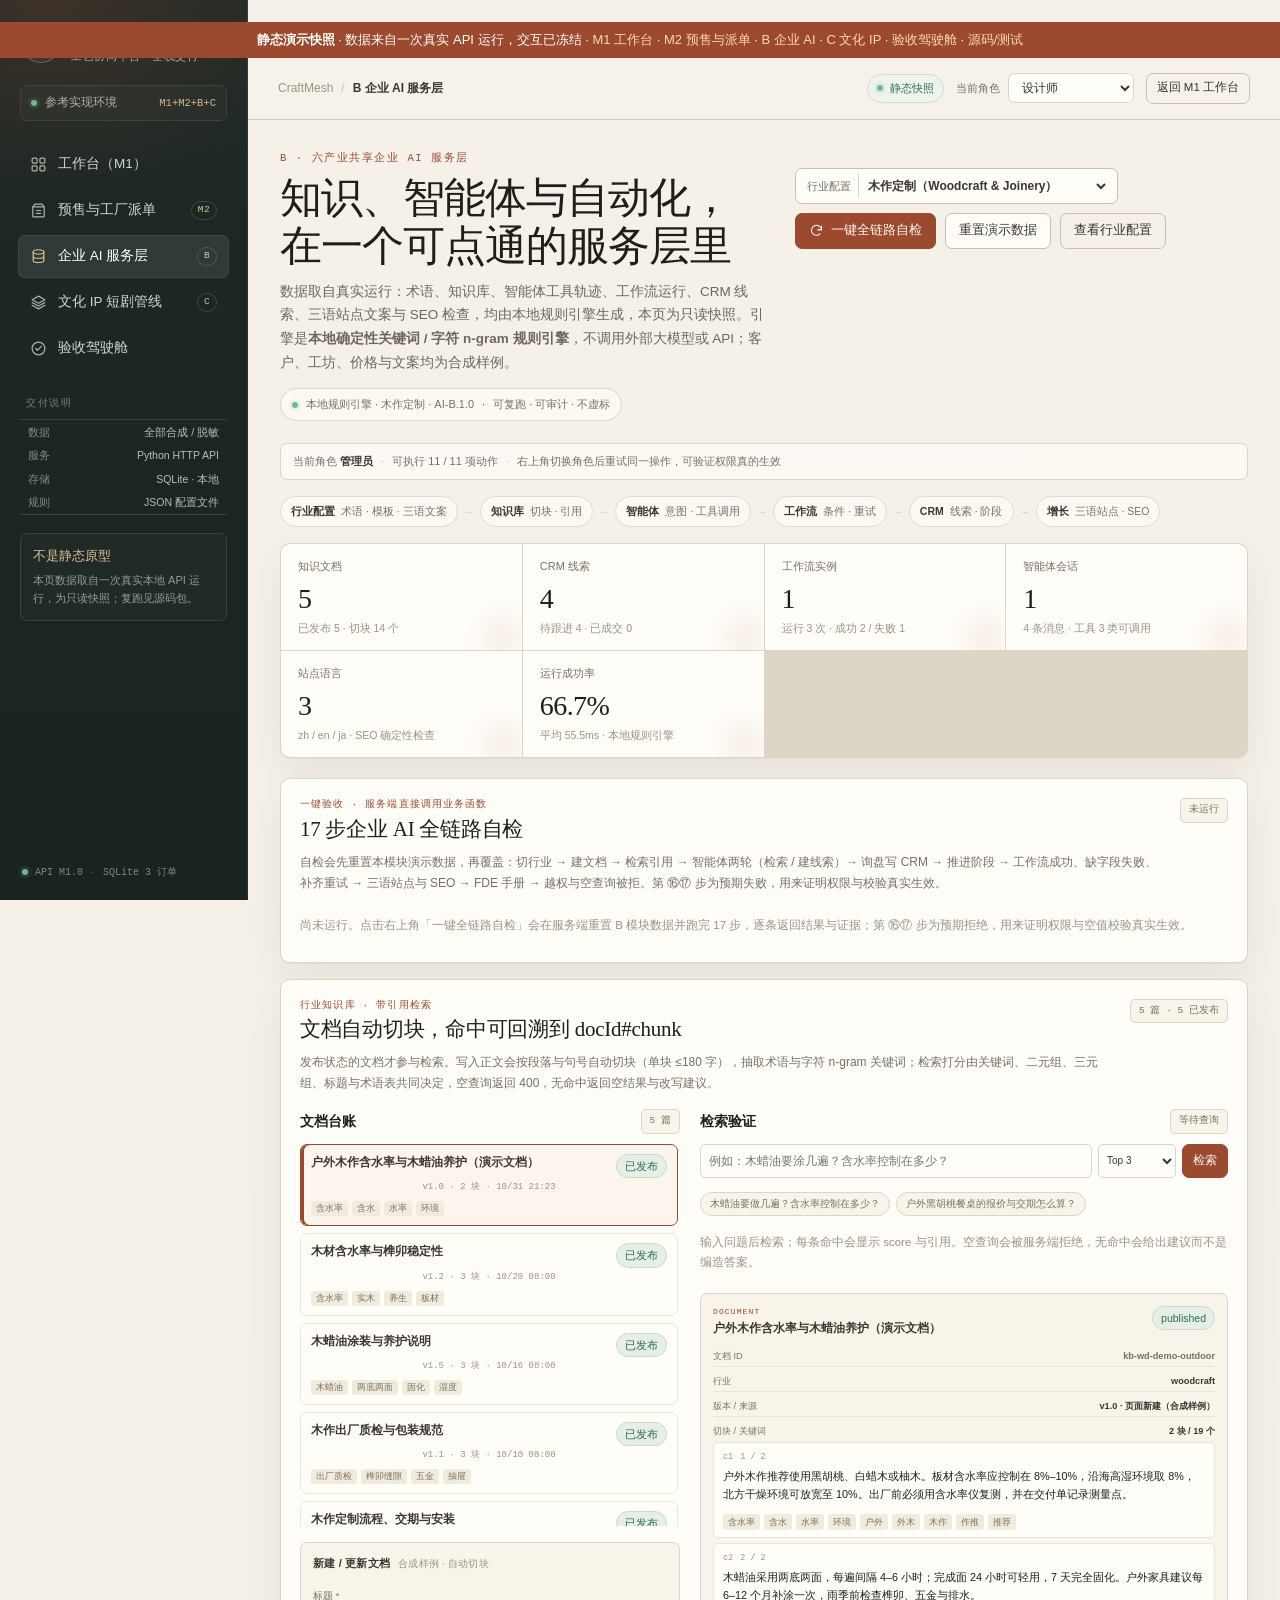
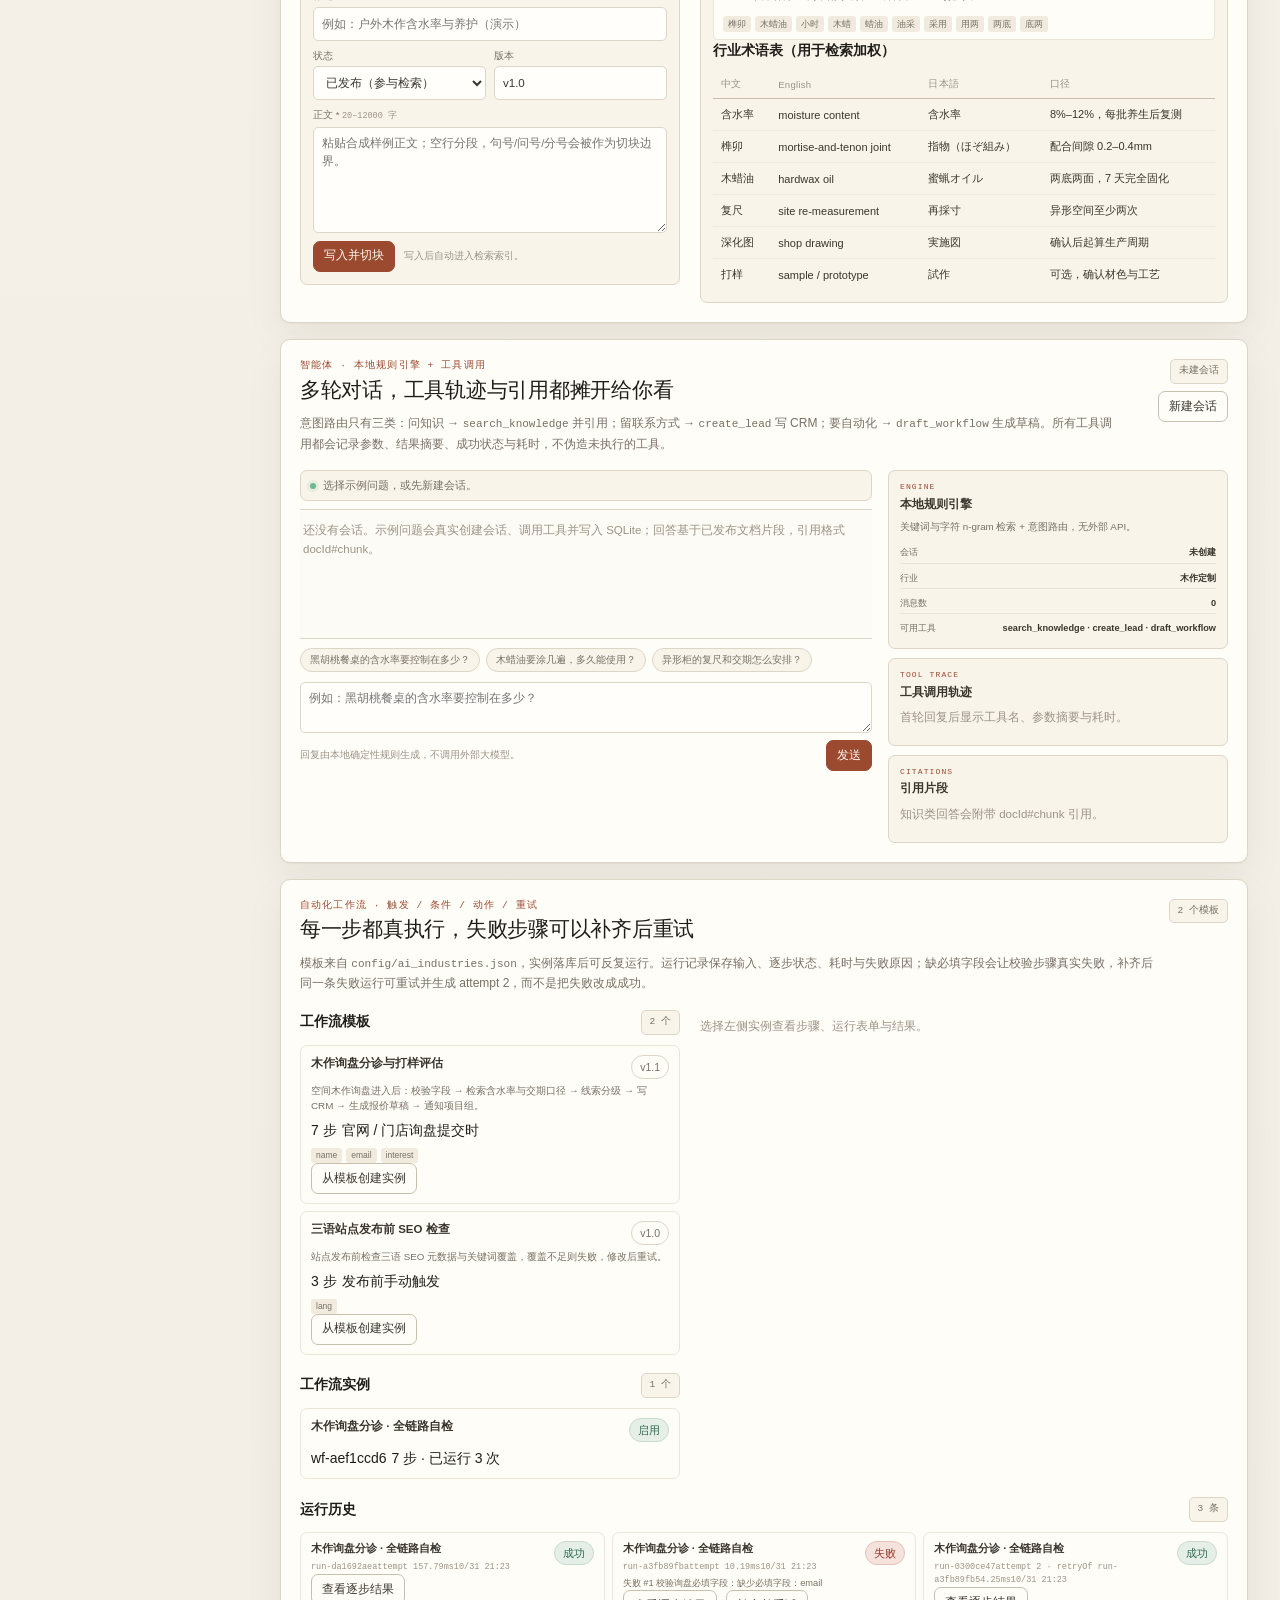
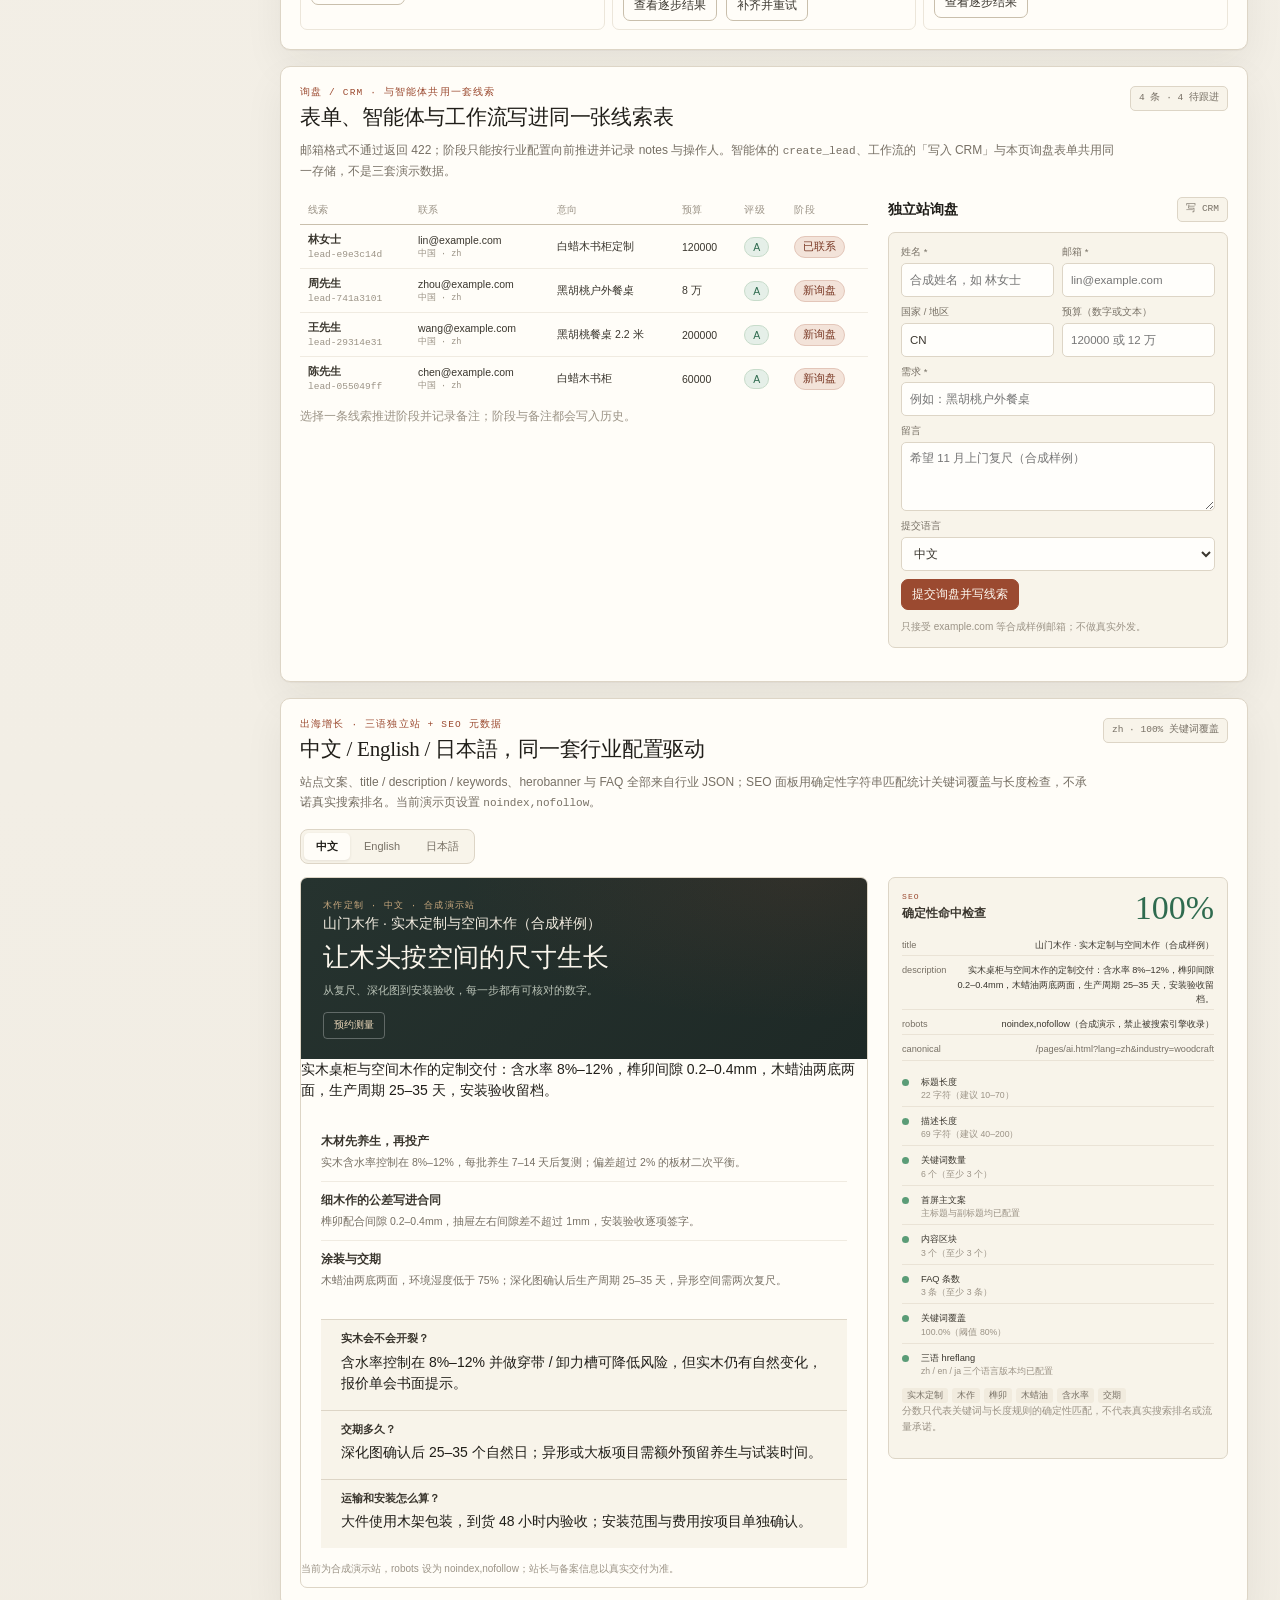
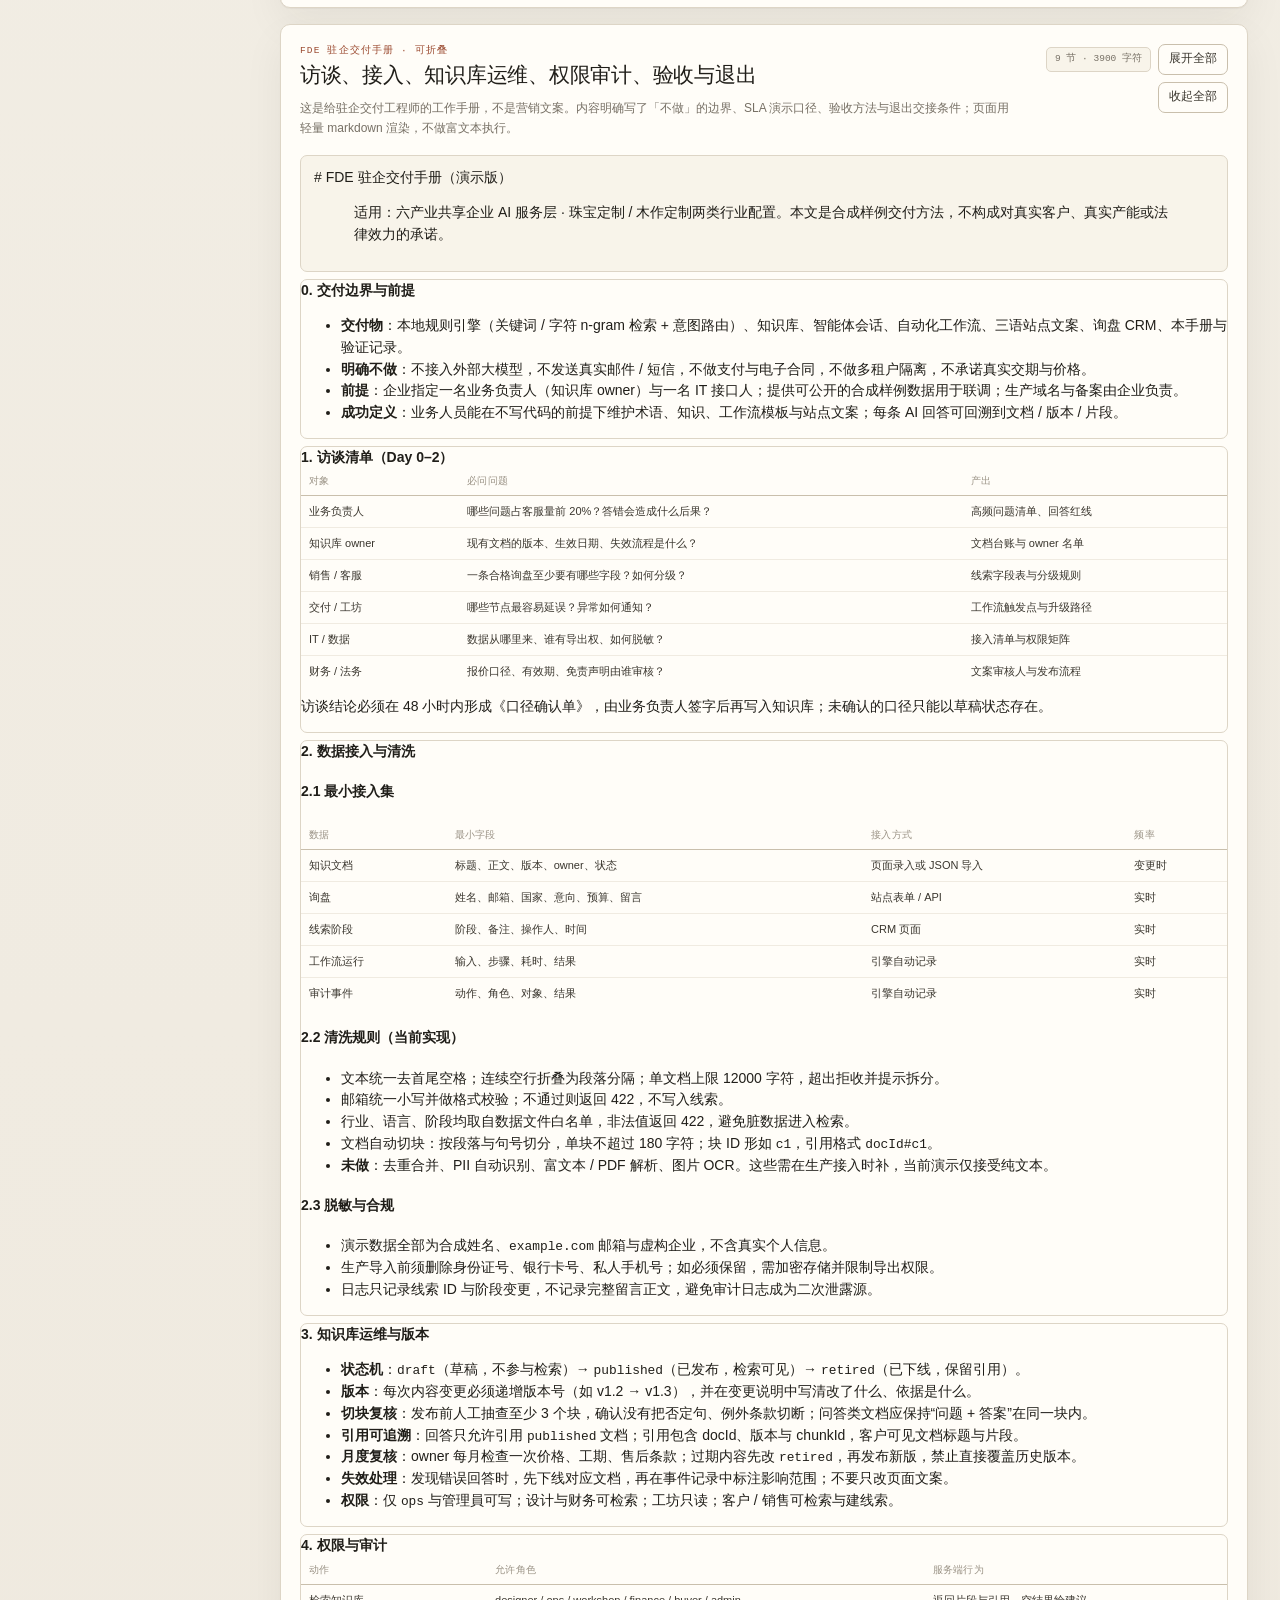
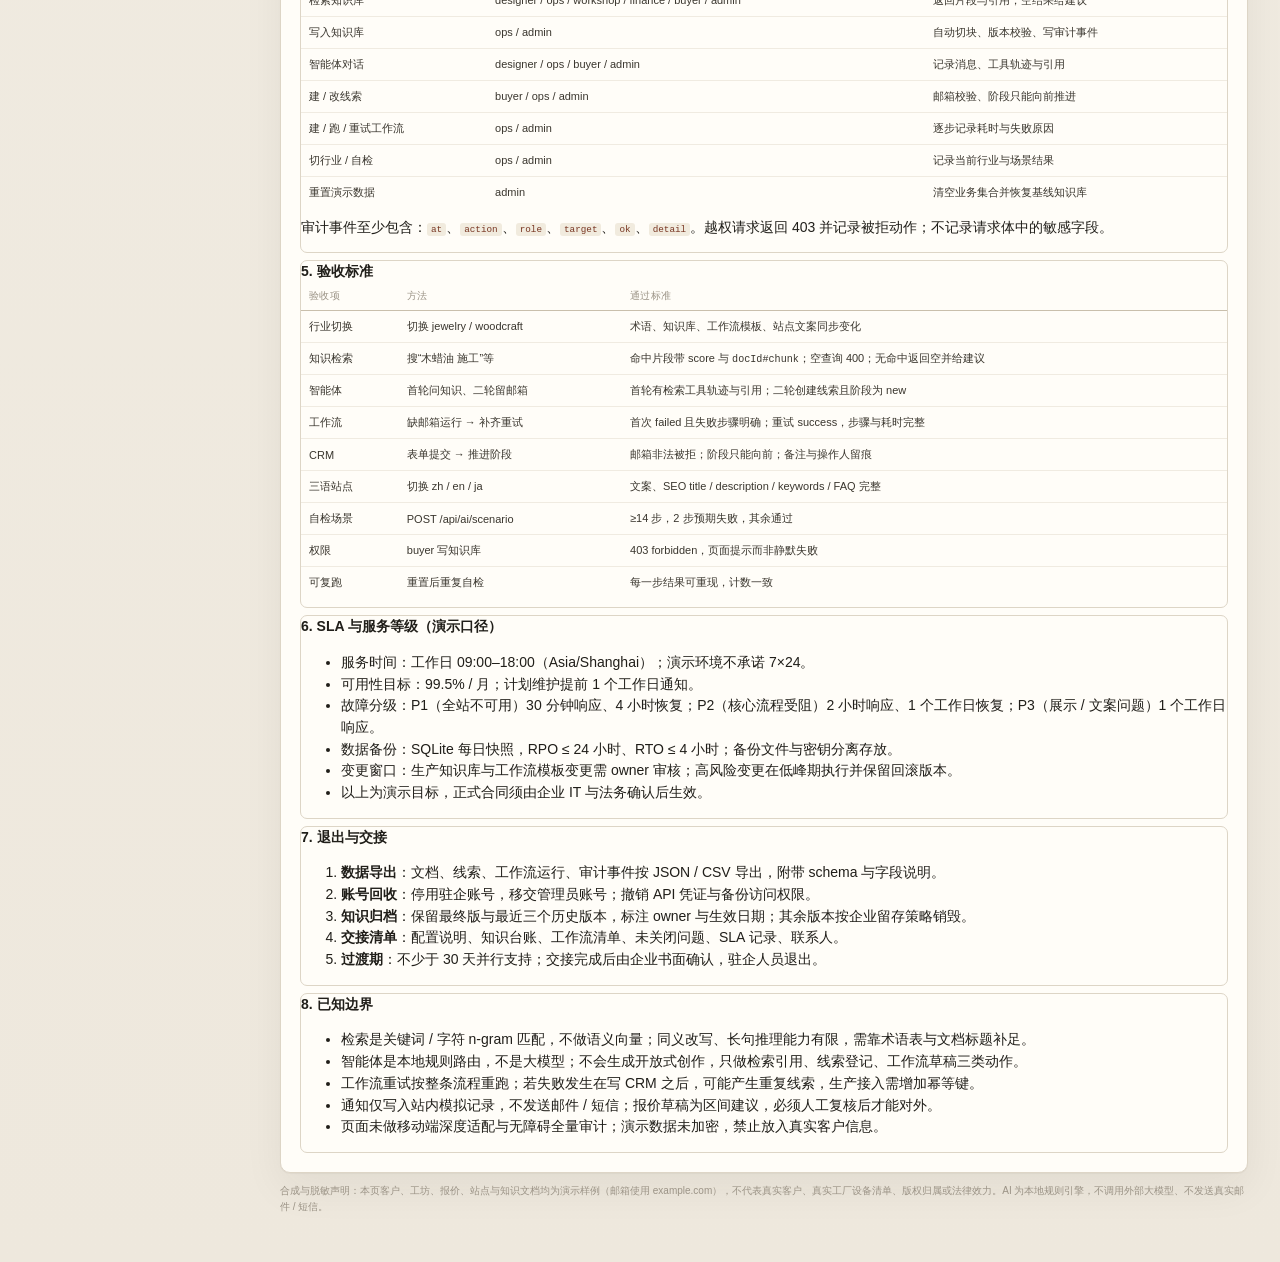
<file: docs/demo/ai.html>
<html lang="zh-CN"><head>
<meta charset="utf-8">
<meta name="viewport" content="width=device-width, initial-scale=1">
<meta name="color-scheme" content="light">
<title>CraftMesh · B 企业 AI 服务层</title>
<link rel="stylesheet" href="styles.css">
<link rel="stylesheet" href="pages.css">>
<link rel="stylesheet" href="ai.css">>
</head>
<body data-page="ai"><div id="static-demo-banner" style="position:sticky;top:0;z-index:9999;background:#9b4a30;color:#fffdf8;font:13px/1.7 'Segoe UI','Microsoft YaHei',sans-serif;padding:7px 14px;text-align:center"><b>静态演示快照</b> · 数据来自一次真实 API 运行，交互已冻结 · <a href="index.html" style="color:#ffd9a8">M1 工作台</a> · <a href="m2.html" style="color:#ffd9a8">M2 预售与派单</a> · <a href="ai.html" style="color:#ffd9a8">B 企业 AI</a> · <a href="ip.html" style="color:#ffd9a8">C 文化 IP</a> · <a href="evidence.html" style="color:#ffd9a8">验收驾驶舱</a> · <a href="https://github.com/Gupeat/craftmesh-m1" style="color:#ffd9a8">源码/测试</a></div><svg xmlns="http://www.w3.org/2000/svg" class="svg-sprite" aria-hidden="true"><symbol id="i-grid" viewBox="0 0 24 24"><rect x="3" y="3" width="7" height="7" rx="1.5"></rect><rect x="14" y="3" width="7" height="7" rx="1.5"></rect><rect x="3" y="14" width="7" height="7" rx="1.5"></rect><rect x="14" y="14" width="7" height="7" rx="1.5"></rect></symbol><symbol id="i-orders" viewBox="0 0 24 24"><path d="M7 3h10l3 4v13a1 1 0 0 1-1 1H5a1 1 0 0 1-1-1V7l3-4Z"></path><path d="M4 7h16M9 12h6M9 16h6"></path></symbol><symbol id="i-shield" viewBox="0 0 24 24"><path d="M12 3 4.5 6v6c0 4.6 3.2 8 7.5 9 4.3-1 7.5-4.4 7.5-9V6L12 3Z"></path><path d="m9 12 2 2 4-4"></path></symbol><symbol id="i-layers" viewBox="0 0 24 24"><path d="m12 3 9 5-9 5-9-5 9-5Z"></path><path d="m3 12 9 5 9-5M3 16l9 5 9-5"></path></symbol><symbol id="i-check" viewBox="0 0 24 24"><circle cx="12" cy="12" r="9"></circle><path d="m8 12 2.5 2.5L16 9"></path></symbol><symbol id="i-refresh" viewBox="0 0 24 24"><path d="M20 11a8 8 0 1 0-2.3 6.3M20 5v6h-6"></path></symbol><symbol id="i-plus" viewBox="0 0 24 24"><path d="M12 5v14M5 12h14"></path></symbol><symbol id="i-arrow" viewBox="0 0 24 24"><path d="M5 12h14M13 6l6 6-6 6"></path></symbol><symbol id="i-db" viewBox="0 0 24 24"><ellipse cx="12" cy="5.5" rx="7.5" ry="3"></ellipse><path d="M4.5 5.5v6c0 1.7 3.4 3 7.5 3s7.5-1.3 7.5-3v-6M4.5 11.5v6c0 1.7 3.4 3 7.5 3s7.5-1.3 7.5-3v-6"></path></symbol><symbol id="i-code" viewBox="0 0 24 24"><path d="m8 7-5 5 5 5M16 7l5 5-5 5M13 4l-2 16"></path></symbol><symbol id="i-doc" viewBox="0 0 24 24"><path d="M6 3h8l5 5v13H6V3Z"></path><path d="M14 3v5h5M9 13h7M9 17h7"></path></symbol><symbol id="i-spark" viewBox="0 0 24 24"><path d="M12 3v4M12 17v4M3 12h4M17 12h4M6 6l2.5 2.5M15.5 15.5 18 18M18 6l-2.5 2.5M8.5 15.5 6 18"></path><circle cx="12" cy="12" r="2.5"></circle></symbol><symbol id="i-play" viewBox="0 0 24 24"><path d="M8 5v14l11-7-11-7Z"></path></symbol><symbol id="i-mic" viewBox="0 0 24 24"><rect x="9" y="3" width="6" height="11" rx="3"></rect><path d="M5 11a7 7 0 0 0 14 0M12 18v3M9 21h6"></path></symbol><symbol id="i-film" viewBox="0 0 24 24"><rect x="3" y="4" width="18" height="16" rx="2"></rect><path d="M7 4v16M17 4v16M3 9h4M3 15h4M17 9h4M17 15h4"></path></symbol></svg>
<div class="app-shell">
  <aside class="sidebar" id="sidebar">
      <div class="brand">
        <div class="brand-mark">CM</div>
        <div>
          <div class="brand-name">CraftMesh</div>
          <div class="brand-sub">工艺协同中台 · 全栈交付</div>
        </div>
      </div>
      <div class="workspace-pill">
        <span class="live-dot"></span>
        <span>参考实现环境</span>
        <span class="workspace-version">M1+M2+B+C</span>
      </div>
      <nav class="sidebar-nav" aria-label="主导航"><a class="nav-item nav-link" href="index.html">
        <svg class="icon"><use href="#i-grid"></use></svg>
        <span>工作台（M1）</span>
        
      </a><a class="nav-item nav-link" href="m2.html">
        <svg class="icon"><use href="#i-orders"></use></svg>
        <span>预售与工厂派单</span>
        <span class="nav-kicker">M2</span>
      </a><a class="nav-item nav-link is-active" href="ai.html">
        <svg class="icon"><use href="#i-db"></use></svg>
        <span>企业 AI 服务层</span>
        <span class="nav-kicker">B</span>
      </a><a class="nav-item nav-link" href="ip.html">
        <svg class="icon"><use href="#i-layers"></use></svg>
        <span>文化 IP 短剧管线</span>
        <span class="nav-kicker">C</span>
      </a><a class="nav-item nav-link" href="evidence.html">
        <svg class="icon"><use href="#i-check"></use></svg>
        <span>验收驾驶舱</span>
        
      </a></nav>
      <div class="sidebar-section-label">交付说明</div>
      <div class="sidebar-meta">
        <div><span>数据</span><strong>全部合成 / 脱敏</strong></div>
        <div><span>服务</span><strong>Python HTTP API</strong></div>
        <div><span>存储</span><strong>SQLite · 本地</strong></div>
        <div><span>规则</span><strong>JSON 配置文件</strong></div>
      </div>
      <div class="sidebar-note">
        <div class="note-kicker">不是静态原型</div>
        <p>本页数据取自一次真实本地 API 运行，为只读快照；复跑见源码包。</p>
      </div>
      <div class="sidebar-foot">
        <span class="live-dot"></span>
        <span id="apiVersion">API M1.0</span>
        <span class="dot-sep">·</span>
        <span id="apiState">SQLite 3 订单</span>
      </div></aside>
  <main class="main-column">
    <header class="topbar" id="topbar">
      <div class="topbar-left">
        <div class="crumb">
          <span class="crumb-root">CraftMesh</span>
          <span class="crumb-sep">/</span>
          <strong>B 企业 AI 服务层</strong>
        </div>
      </div>
      <div class="topbar-right">
        <span class="api-badge" id="apiBadge"><span class="live-dot"></span><span>静态快照</span></span>
        <label class="role-switcher"><span>当前角色</span>
          <select id="shellRole" aria-label="切换演示角色">
            <option value="designer">设计师</option><option value="ops">生产运营</option><option value="workshop">工坊</option><option value="finance">财务</option><option value="buyer">买家 / 支持者</option><option value="admin">管理员</option>
          </select>
        </label>
        <a class="btn btn-ghost btn-small" href="index.html">返回 M1 工作台</a>
      </div></header>
    <div class="content">
      <section class="page-head">
        <div class="page-head-copy">
          <div class="eyebrow">B · 六产业共享企业 AI 服务层</div>
          <h1>知识、智能体与自动化，<br>在一个可点通的服务层里</h1>
          <p class="lede">数据取自真实运行：术语、知识库、智能体工具轨迹、工作流运行、CRM 线索、三语站点文案与 SEO 检查，均由本地规则引擎生成，本页为只读快照。引擎是<strong>本地确定性关键词 / 字符 n-gram 规则引擎</strong>，不调用外部大模型或 API；客户、工坊、价格与文案均为合成样例。</p>
          <div class="ai-engine-badge"><span class="live-dot"></span><span id="engineChip">本地规则引擎 · 木作定制 · AI-B.1.0</span><span class="dot-sep">·</span><span>可复跑 · 可审计 · 不虚标</span></div>
        </div>
        <div class="page-actions">
          <label class="ai-industry-switch" for="industrySelect">
            <span>行业配置</span>
            <select id="industrySelect" data-perm="industry.switch" aria-label="切换行业配置"><option value="jewelry">珠宝定制（Jewelry Customization）</option><option value="woodcraft" selected="">木作定制（Woodcraft &amp; Joinery）</option></select>
          </label>
          <button class="btn btn-primary" data-action="run-scenario" data-perm="scenario.run" id="btnScenario">
            <svg class="icon"><use href="#i-refresh"></use></svg><span>一键全链路自检</span>
          </button>
          <button class="btn" data-action="reset-demo" data-perm="demo.reset" id="btnReset">重置演示数据</button>
          <a class="btn btn-ghost" href="/api/ai/config" target="_blank" rel="noreferrer">查看行业配置</a>
        </div>
      </section>

      <div class="role-strip" id="roleStrip"><span>当前角色 <strong>管理员</strong></span><span class="dot-sep">·</span><span>可执行 11 / 11 项动作</span><span class="dot-sep">·</span><span>右上角切换角色后重试同一操作，可验证权限真的生效</span></div>

      <div class="ai-flow-ribbon" aria-label="服务层数据流">
        <span class="flow-chip"><b>行业配置</b> 术语 · 模板 · 三语文案</span><span class="flow-arrow">→</span>
        <span class="flow-chip"><b>知识库</b> 切块 · 引用</span><span class="flow-arrow">→</span>
        <span class="flow-chip"><b>智能体</b> 意图 · 工具调用</span><span class="flow-arrow">→</span>
        <span class="flow-chip"><b>工作流</b> 条件 · 重试</span><span class="flow-arrow">→</span>
        <span class="flow-chip"><b>CRM</b> 线索 · 阶段</span><span class="flow-arrow">→</span>
        <span class="flow-chip"><b>增长</b> 三语站点 · SEO</span>
      </div>

      <section class="kpi-grid" id="kpis" aria-label="AI 服务层概览"><div class="kpi-card"><div class="kpi-top"><span>知识文档</span></div><div class="kpi-value">5</div><div class="kpi-foot">已发布 5 · 切块 14 个</div></div><div class="kpi-card"><div class="kpi-top"><span>CRM 线索</span></div><div class="kpi-value">4</div><div class="kpi-foot">待跟进 4 · 已成交 0</div></div><div class="kpi-card"><div class="kpi-top"><span>工作流实例</span></div><div class="kpi-value">1</div><div class="kpi-foot">运行 3 次 · 成功 2 / 失败 1</div></div><div class="kpi-card"><div class="kpi-top"><span>智能体会话</span></div><div class="kpi-value">1</div><div class="kpi-foot">4 条消息 · 工具 3 类可调用</div></div><div class="kpi-card"><div class="kpi-top"><span>站点语言</span></div><div class="kpi-value">3</div><div class="kpi-foot">zh / en / ja · SEO 确定性检查</div></div><div class="kpi-card"><div class="kpi-top"><span>运行成功率</span></div><div class="kpi-value">66.7%</div><div class="kpi-foot">平均 55.5ms · 本地规则引擎</div></div></section>

      <section class="panel" id="scenarioPanel">
        <div class="panel-head">
          <div>
            <div class="panel-kicker">一键验收 · 服务端直接调用业务函数</div>
            <h2>17 步企业 AI 全链路自检</h2>
            <p class="panel-copy">自检会先重置本模块演示数据，再覆盖：切行业 → 建文档 → 检索引用 → 智能体两轮（检索 / 建线索）→ 询盘写 CRM → 推进阶段 → 工作流成功、缺字段失败、补齐重试 → 三语站点与 SEO → FDE 手册 → 越权与空查询被拒。第 ⑯⑰ 步为预期失败，用来证明权限与校验真实生效。</p>
          </div>
          <span class="server-chip" id="scenarioChip">未运行</span>
        </div>
        <div id="scenarioBody" class="scenario-body"><p class="empty-copy">尚未运行。点击右上角「一键全链路自检」会在服务端重置 B 模块数据并跑完 17 步，逐条返回结果与证据；第 ⑯⑰ 步为预期拒绝，用来证明权限与空值校验真实生效。</p></div>
      </section>

      <section class="panel" id="knowledgePanel">
        <div class="panel-head">
          <div>
            <div class="panel-kicker">行业知识库 · 带引用检索</div>
            <h2>文档自动切块，命中可回溯到 docId#chunk</h2>
            <p class="panel-copy">发布状态的文档才参与检索。写入正文会按段落与句号自动切块（单块 ≤180 字），抽取术语与字符 n-gram 关键词；检索打分由关键词、二元组、三元组、标题与术语表共同决定，空查询返回 400，无命中返回空结果与改写建议。</p>
          </div>
          <span class="server-chip" id="kbChip">5 篇 · 5 已发布</span>
        </div>
        <div class="split-panel aside-left">
          <div>
            <div class="subhead"><h3>文档台账</h3><span class="server-chip" id="docCountChip">5 篇</span></div>
            <div class="ai-doc-list" id="knowledgeList"><button type="button" class="ai-doc-card is-selected" data-action="select-doc" data-doc="kb-wd-demo-outdoor"><div class="ai-doc-top"><span class="ai-doc-title">户外木作含水率与木蜡油养护（演示文档）</span><span class="tag tag-green">已发布</span></div><div class="ai-doc-meta">v1.0 · 2 块 · 10/31 21:23</div><div class="ai-doc-keywords"><span class="ai-kw">含水率</span><span class="ai-kw">含水</span><span class="ai-kw">水率</span><span class="ai-kw">环境</span></div></button><button type="button" class="ai-doc-card" data-action="select-doc" data-doc="kb-wd-moisture"><div class="ai-doc-top"><span class="ai-doc-title">木材含水率与榫卯稳定性</span><span class="tag tag-green">已发布</span></div><div class="ai-doc-meta">v1.2 · 3 块 · 10/20 08:00</div><div class="ai-doc-keywords"><span class="ai-kw">含水率</span><span class="ai-kw">实木</span><span class="ai-kw">养生</span><span class="ai-kw">板材</span></div></button><button type="button" class="ai-doc-card" data-action="select-doc" data-doc="kb-wd-finish"><div class="ai-doc-top"><span class="ai-doc-title">木蜡油涂装与养护说明</span><span class="tag tag-green">已发布</span></div><div class="ai-doc-meta">v1.5 · 3 块 · 10/16 08:00</div><div class="ai-doc-keywords"><span class="ai-kw">木蜡油</span><span class="ai-kw">两底两面</span><span class="ai-kw">固化</span><span class="ai-kw">湿度</span></div></button><button type="button" class="ai-doc-card" data-action="select-doc" data-doc="kb-wd-qc"><div class="ai-doc-top"><span class="ai-doc-title">木作出厂质检与包装规范</span><span class="tag tag-green">已发布</span></div><div class="ai-doc-meta">v1.1 · 3 块 · 10/10 08:00</div><div class="ai-doc-keywords"><span class="ai-kw">出厂质检</span><span class="ai-kw">榫卯缝隙</span><span class="ai-kw">五金</span><span class="ai-kw">抽屉</span></div></button><button type="button" class="ai-doc-card" data-action="select-doc" data-doc="kb-wd-custom"><div class="ai-doc-top"><span class="ai-doc-title">木作定制流程、交期与安装</span><span class="tag tag-green">已发布</span></div><div class="ai-doc-meta">v1.0 · 3 块 · 10/08 08:00</div><div class="ai-doc-keywords"><span class="ai-kw">定制流程</span><span class="ai-kw">测量</span><span class="ai-kw">深化图</span><span class="ai-kw">交期</span></div></button></div>
            <form class="ai-form" id="knowledgeForm" data-perm-form="knowledge.write" data-allowed="1">
              <div class="field-label">新建 / 更新文档 <span>合成样例 · 自动切块</span></div>
              <label class="field"><span>标题 *</span><input name="title" required="" maxlength="120" placeholder="例如：户外木作含水率与养护（演示）"></label>
              <div class="ai-form-row">
                <label class="field"><span>状态</span><select name="status"><option value="published">已发布（参与检索）</option><option value="draft">草稿（不参与检索）</option><option value="retired">已下线</option></select></label>
                <label class="field"><span>版本</span><input name="version" value="v1.0" maxlength="16"></label>
              </div>
              <label class="field"><span>正文 * <em>20–12000 字</em></span><textarea name="content" rows="5" required="" placeholder="粘贴合成样例正文；空行分段，句号/问号/分号会被作为切块边界。"></textarea></label>
              <div class="ai-form-actions">
                <button class="btn btn-primary btn-small" type="submit" data-perm="knowledge.write">写入并切块</button>
                <span class="ai-hint" id="kbHint">写入后自动进入检索索引。</span>
              </div>
            </form>
          </div>
          <div>
            <div class="subhead"><h3>检索验证</h3><span class="server-chip" id="searchChip">等待查询</span></div>
            <form class="ai-searchbar" id="searchForm">
              <input name="query" maxlength="200" placeholder="例如：木蜡油要涂几遍？含水率控制在多少？" aria-label="知识库检索词">
              <select name="topK" aria-label="返回条数"><option value="3">Top 3</option><option value="5">Top 5</option><option value="8">Top 8</option></select>
              <button class="btn btn-primary btn-small" type="submit" data-perm="knowledge.search">检索</button>
            </form>
            <div class="ai-chiprow" id="searchExamples"><button type="button" class="ai-chip" data-action="search-example" data-q="木蜡油要做几遍？含水率控制在多少？">木蜡油要做几遍？含水率控制在多少？</button><button type="button" class="ai-chip" data-action="search-example" data-q="户外黑胡桃餐桌的报价与交期怎么算？">户外黑胡桃餐桌的报价与交期怎么算？</button></div>
            <div class="ai-search-results" id="searchResults"><p class="empty-copy">输入问题后检索；每条命中会显示 score 与引用。空查询会被服务端拒绝，无命中会给出建议而不是编造答案。</p></div>
            <div id="knowledgeDetail"><div class="ai-doc-detail"><div class="ai-doc-detail-head"><div><div class="ai-mini-kicker">DOCUMENT</div><div class="ai-mini-title">户外木作含水率与木蜡油养护（演示文档）</div></div><span class="tag tag-green">published</span></div><div class="ai-kv"><div class="kv-row"><span>文档 ID</span><strong><span class="mono">kb-wd-demo-outdoor</span></strong></div><div class="kv-row"><span>行业</span><strong>woodcraft</strong></div><div class="kv-row"><span>版本 / 来源</span><strong>v1.0 · 页面新建（合成样例）</strong></div><div class="kv-row"><span>切块 / 关键词</span><strong>2 块 / 19 个</strong></div></div><div class="ai-chunk"><div class="ai-chunk-head"><span class="mono">c1</span><span>1 / 2</span></div><p>户外木作推荐使用黑胡桃、白蜡木或柚木。板材含水率应控制在 8%–10%，沿海高湿环境取 8%，北方干燥环境可放宽至 10%。出厂前必须用含水率仪复测，并在交付单记录测量点。</p><div class="ai-doc-keywords"><span class="ai-kw">含水率</span><span class="ai-kw">含水</span><span class="ai-kw">水率</span><span class="ai-kw">环境</span><span class="ai-kw">户外</span><span class="ai-kw">外木</span><span class="ai-kw">木作</span><span class="ai-kw">作推</span><span class="ai-kw">推荐</span></div></div><div class="ai-chunk"><div class="ai-chunk-head"><span class="mono">c2</span><span>2 / 2</span></div><p>木蜡油采用两底两面，每遍间隔 4–6 小时；完成面 24 小时可轻用，7 天完全固化。户外家具建议每 6–12 个月补涂一次，雨季前检查榫卯、五金与排水。</p><div class="ai-doc-keywords"><span class="ai-kw">榫卯</span><span class="ai-kw">木蜡油</span><span class="ai-kw">小时</span><span class="ai-kw">木蜡</span><span class="ai-kw">蜡油</span><span class="ai-kw">油采</span><span class="ai-kw">采用</span><span class="ai-kw">用两</span><span class="ai-kw">两底</span><span class="ai-kw">底两</span></div></div><div class="subhead"><h3>行业术语表（用于检索加权）</h3></div><div class="table-wrap"><table class="data-table"><thead><tr><th>中文</th><th>English</th><th>日本語</th><th>口径</th></tr></thead><tbody><tr><td>含水率</td><td>moisture content</td><td>含水率</td><td>8%–12%，每批养生后复测</td></tr><tr><td>榫卯</td><td>mortise-and-tenon joint</td><td>指物（ほぞ組み）</td><td>配合间隙 0.2–0.4mm</td></tr><tr><td>木蜡油</td><td>hardwax oil</td><td>蜜蝋オイル</td><td>两底两面，7 天完全固化</td></tr><tr><td>复尺</td><td>site re-measurement</td><td>再採寸</td><td>异形空间至少两次</td></tr><tr><td>深化图</td><td>shop drawing</td><td>実施図</td><td>确认后起算生产周期</td></tr><tr><td>打样</td><td>sample / prototype</td><td>試作</td><td>可选，确认材色与工艺</td></tr></tbody></table></div></div></div>
          </div>
        </div>
      </section>

      <section class="panel" id="agentPanel">
        <div class="panel-head">
          <div>
            <div class="panel-kicker">智能体 · 本地规则引擎 + 工具调用</div>
            <h2>多轮对话，工具轨迹与引用都摊开给你看</h2>
            <p class="panel-copy">意图路由只有三类：问知识 → <code>search_knowledge</code> 并引用；留联系方式 → <code>create_lead</code> 写 CRM；要自动化 → <code>draft_workflow</code> 生成草稿。所有工具调用都会记录参数、结果摘要、成功状态与耗时，不伪造未执行的工具。</p>
          </div>
          <div class="ai-head-actions">
            <span class="server-chip" id="agentChip">未建会话</span>
            <button class="btn btn-small" id="btnNewSession" data-action="new-session" data-perm="agent.chat">新建会话</button>
          </div>
        </div>
        <div class="agent-layout">
          <div class="agent-main">
            <div class="agent-agentline" id="agentAgentLine"><span class="live-dot"></span><span>选择示例问题，或先新建会话。</span></div>
            <div class="chat ai-chat" id="agentChat"><p class="empty-copy">还没有会话。示例问题会真实创建会话、调用工具并写入 SQLite；回答基于已发布文档片段，引用格式 docId#chunk。</p></div>
            <div class="ai-chiprow" id="starterQuestions"><button type="button" class="ai-chip" data-action="ask-starter" data-q="黑胡桃餐桌的含水率要控制在多少？">黑胡桃餐桌的含水率要控制在多少？</button><button type="button" class="ai-chip" data-action="ask-starter" data-q="木蜡油要涂几遍，多久能使用？">木蜡油要涂几遍，多久能使用？</button><button type="button" class="ai-chip" data-action="ask-starter" data-q="异形柜的复尺和交期怎么安排？">异形柜的复尺和交期怎么安排？</button></div>
            <form class="ai-agent-form" id="agentForm" data-perm-form="agent.chat" data-allowed="1">
              <textarea name="content" rows="2" maxlength="2000" placeholder="例如：黑胡桃餐桌的含水率要控制在多少？" aria-label="给智能体发消息"></textarea>
              <div class="ai-agent-actions">
                <span class="ai-hint">回复由本地确定性规则生成，不调用外部大模型。</span>
                <button class="btn btn-primary btn-small" type="submit" data-perm="agent.chat">发送</button>
              </div>
            </form>
          </div>
          <aside class="agent-side">
            <div class="ai-mini-panel">
              <div class="ai-mini-kicker">ENGINE</div>
              <div class="ai-mini-title" id="agentEngineLabel">本地规则引擎</div>
              <p class="ai-mini-copy" id="agentEngineCopy">关键词与字符 n-gram 检索 + 意图路由，无外部 API。</p>
              <div class="ai-kv" id="agentFacts"><div class="kv-row"><span>会话</span><strong>未创建</strong></div><div class="kv-row"><span>行业</span><strong>木作定制</strong></div><div class="kv-row"><span>消息数</span><strong>0</strong></div><div class="kv-row"><span>可用工具</span><strong>search_knowledge · create_lead · draft_workflow</strong></div></div>
            </div>
            <div class="ai-mini-panel">
              <div class="ai-mini-kicker">TOOL TRACE</div>
              <div class="ai-mini-title">工具调用轨迹</div>
              <div id="toolTrail"><p class="empty-copy">首轮回复后显示工具名、参数摘要与耗时。</p></div>
            </div>
            <div class="ai-mini-panel">
              <div class="ai-mini-kicker">CITATIONS</div>
              <div class="ai-mini-title">引用片段</div>
              <div id="agentCitations"><p class="empty-copy">知识类回答会附带 docId#chunk 引用。</p></div>
            </div>
          </aside>
        </div>
      </section>

      <section class="panel" id="workflowPanel">
        <div class="panel-head">
          <div>
            <div class="panel-kicker">自动化工作流 · 触发 / 条件 / 动作 / 重试</div>
            <h2>每一步都真执行，失败步骤可以补齐后重试</h2>
            <p class="panel-copy">模板来自 <code>config/ai_industries.json</code>，实例落库后可反复运行。运行记录保存输入、逐步状态、耗时与失败原因；缺必填字段会让校验步骤真实失败，补齐后同一条失败运行可重试并生成 attempt 2，而不是把失败改成成功。</p>
          </div>
          <span class="server-chip" id="workflowChip">2 个模板</span>
        </div>
        <div class="split-panel aside-left">
          <div>
            <div class="subhead"><h3>工作流模板</h3><span class="server-chip" id="templateChip">2 个</span></div>
            <div class="ai-workflow-list" id="workflowTemplates"><div class="ai-workflow-card is-template"><div class="ai-workflow-top"><div class="ai-workflow-name">木作询盘分诊与打样评估</div><span class="tag tag-muted">v1.1</span></div><p class="ai-workflow-desc">空间木作询盘进入后：校验字段 → 检索含水率与交期口径 → 线索分级 → 写 CRM → 生成报价草稿 → 通知项目组。</p><div class="ai-workflow-meta"><span>7 步</span><span>官网 / 门店询盘提交时</span></div><div class="ai-doc-keywords"><span class="ai-kw">name</span><span class="ai-kw">email</span><span class="ai-kw">interest</span></div><div class="ai-form-actions"><button type="button" class="btn btn-small" data-action="create-workflow" data-template="wf-wd-inquiry">从模板创建实例</button></div></div><div class="ai-workflow-card is-template"><div class="ai-workflow-top"><div class="ai-workflow-name">三语站点发布前 SEO 检查</div><span class="tag tag-muted">v1.0</span></div><p class="ai-workflow-desc">站点发布前检查三语 SEO 元数据与关键词覆盖，覆盖不足则失败，修改后重试。</p><div class="ai-workflow-meta"><span>3 步</span><span>发布前手动触发</span></div><div class="ai-doc-keywords"><span class="ai-kw">lang</span></div><div class="ai-form-actions"><button type="button" class="btn btn-small" data-action="create-workflow" data-template="wf-wd-site-seo">从模板创建实例</button></div></div></div>
            <div class="subhead ai-subhead-gap"><h3>工作流实例</h3><span class="server-chip" id="instanceChip">1 个</span></div>
            <div class="ai-workflow-list" id="workflowInstances"><button type="button" class="ai-workflow-card" data-action="select-workflow" data-workflow="wf-aef1ccd6"><div class="ai-workflow-top"><span class="ai-workflow-name">木作询盘分诊 · 全链路自检</span><span class="tag tag-green">启用</span></div><div class="ai-workflow-meta"><span class="mono">wf-aef1ccd6</span><span>7 步 · 已运行 3 次</span></div></button></div>
          </div>
          <div>
            <div id="workflowDetail"><p class="empty-copy">选择左侧实例查看步骤、运行表单与结果。</p></div>
            <div id="runResult"></div>
          </div>
        </div>
        <div class="subhead ai-subhead-gap"><h3>运行历史</h3><span class="server-chip" id="runChip">3 条</span></div>
        <div class="ai-run-history" id="runHistory"><div class="ai-history-card"><div class="ai-history-top"><div><div class="ai-history-title">木作询盘分诊 · 全链路自检</div><div class="ai-history-meta"><span class="mono">run-da1692ae</span><span>attempt 1</span><span>57.79ms</span><span>10/31 21:23</span></div></div><span class="tag tag-green">成功</span></div><div class="ai-form-actions"><button type="button" class="btn btn-small" data-action="view-run" data-run="run-da1692ae">查看逐步结果</button></div></div><div class="ai-history-card"><div class="ai-history-top"><div><div class="ai-history-title">木作询盘分诊 · 全链路自检</div><div class="ai-history-meta"><span class="mono">run-a3fb89fb</span><span>attempt 1</span><span>0.19ms</span><span>10/31 21:23</span></div></div><span class="tag tag-red">失败</span></div><div class="ai-step-detail">失败 #1 校验询盘必填字段：缺少必填字段：email</div><div class="ai-form-actions"><button type="button" class="btn btn-small" data-action="view-run" data-run="run-a3fb89fb">查看逐步结果</button><button type="button" class="btn btn-small" data-action="prepare-retry" data-run="run-a3fb89fb">补齐并重试</button></div></div><div class="ai-history-card"><div class="ai-history-top"><div><div class="ai-history-title">木作询盘分诊 · 全链路自检</div><div class="ai-history-meta"><span class="mono">run-0300ce47</span><span>attempt 2 · retryOf run-a3fb89fb</span><span>54.25ms</span><span>10/31 21:23</span></div></div><span class="tag tag-green">成功</span></div><div class="ai-form-actions"><button type="button" class="btn btn-small" data-action="view-run" data-run="run-0300ce47">查看逐步结果</button></div></div></div>
      </section>

      <section class="panel" id="crmPanel">
        <div class="panel-head">
          <div>
            <div class="panel-kicker">询盘 / CRM · 与智能体共用一套线索</div>
            <h2>表单、智能体与工作流写进同一张线索表</h2>
            <p class="panel-copy">邮箱格式不通过返回 422；阶段只能按行业配置向前推进并记录 notes 与操作人。智能体的 <code>create_lead</code>、工作流的「写入 CRM」与本页询盘表单共用同一存储，不是三套演示数据。</p>
          </div>
          <span class="server-chip" id="leadChip">4 条 · 4 待跟进</span>
        </div>
        <div class="split-panel aside-right">
          <div>
            <div class="table-wrap">
              <table class="data-table" id="leadTable">
                <thead><tr><th>线索</th><th>联系</th><th>意向</th><th>预算</th><th>评级</th><th>阶段</th></tr></thead>
                <tbody><tr data-action="select-lead" data-lead="lead-e9e3c14d"><td><div class="ai-lead-name">林女士</div><div class="ai-lead-sub mono">lead-e9e3c14d</div></td><td><div>lin@example.com</div><div class="ai-lead-sub">中国 · zh</div></td><td>白蜡木书柜定制</td><td>120000</td><td><span class="tag tag-green">A</span></td><td><span class="tag tag-accent">已联系</span></td></tr><tr data-action="select-lead" data-lead="lead-741a3101"><td><div class="ai-lead-name">周先生</div><div class="ai-lead-sub mono">lead-741a3101</div></td><td><div>zhou@example.com</div><div class="ai-lead-sub">中国 · zh</div></td><td>黑胡桃户外餐桌</td><td>8 万</td><td><span class="tag tag-green">A</span></td><td><span class="tag tag-accent">新询盘</span></td></tr><tr data-action="select-lead" data-lead="lead-29314e31"><td><div class="ai-lead-name">王先生</div><div class="ai-lead-sub mono">lead-29314e31</div></td><td><div>wang@example.com</div><div class="ai-lead-sub">中国 · zh</div></td><td>黑胡桃餐桌 2.2 米</td><td>200000</td><td><span class="tag tag-green">A</span></td><td><span class="tag tag-accent">新询盘</span></td></tr><tr data-action="select-lead" data-lead="lead-055049ff"><td><div class="ai-lead-name">陈先生</div><div class="ai-lead-sub mono">lead-055049ff</div></td><td><div>chen@example.com</div><div class="ai-lead-sub">中国 · zh</div></td><td>白蜡木书柜</td><td>60000</td><td><span class="tag tag-green">A</span></td><td><span class="tag tag-accent">新询盘</span></td></tr></tbody>
              </table>
            </div>
            <div id="leadDetail"><p class="empty-copy">选择一条线索推进阶段并记录备注；阶段与备注都会写入历史。</p></div>
          </div>
          <div>
            <div class="subhead"><h3>独立站询盘</h3><span class="server-chip">写 CRM</span></div>
            <form class="ai-form" id="inquiryForm">
              <div class="ai-form-row">
                <label class="field"><span>姓名 *</span><input name="name" required="" maxlength="60" placeholder="合成姓名，如 林女士"></label>
                <label class="field"><span>邮箱 *</span><input name="email" type="email" required="" maxlength="120" placeholder="lin@example.com"></label>
              </div>
              <div class="ai-form-row">
                <label class="field"><span>国家 / 地区</span><input name="country" maxlength="8" value="CN" placeholder="CN / US / JP"></label>
                <label class="field"><span>预算（数字或文本）</span><input name="budget" maxlength="40" placeholder="120000 或 12 万"></label>
              </div>
              <label class="field"><span>需求 *</span><input name="interest" required="" maxlength="120" placeholder="例如：黑胡桃户外餐桌"></label>
              <label class="field"><span>留言</span><textarea name="message" rows="3" maxlength="600" placeholder="希望 11 月上门复尺（合成样例）"></textarea></label>
              <label class="field"><span>提交语言</span><select name="lang"><option value="zh">中文</option><option value="en">English</option><option value="ja">日本語</option></select></label>
              <div class="ai-form-actions">
                <button class="btn btn-primary btn-small" type="submit" data-perm="lead.create">提交询盘并写线索</button>
                <span class="ai-hint">只接受 example.com 等合成样例邮箱；不做真实外发。</span>
              </div>
            </form>
            <div id="inquiryResult"></div>
          </div>
        </div>
      </section>

      <section class="panel" id="growthPanel">
        <div class="panel-head">
          <div>
            <div class="panel-kicker">出海增长 · 三语独立站 + SEO 元数据</div>
            <h2>中文 / English / 日本語，同一套行业配置驱动</h2>
            <p class="panel-copy">站点文案、title / description / keywords、herobanner 与 FAQ 全部来自行业 JSON；SEO 面板用确定性字符串匹配统计关键词覆盖与长度检查，不承诺真实搜索排名。当前演示页设置 <code>noindex,nofollow</code>。</p>
          </div>
          <span class="server-chip" id="growthChip">zh · 100% 关键词覆盖</span>
        </div>
        <div class="ai-tabs" id="langTabs" role="tablist">
          <button class="ai-tab is-active" data-action="set-lang" data-lang="zh" role="tab">中文</button>
          <button class="ai-tab" data-action="set-lang" data-lang="en" role="tab">English</button>
          <button class="ai-tab" data-action="set-lang" data-lang="ja" role="tab">日本語</button>
        </div>
        <div class="split-panel aside-right">
          <div class="ai-site-preview" id="sitePreview"><div class="ai-site-hero"><div class="ai-site-kicker">木作定制 · 中文 · 合成演示站</div><div class="ai-site-title">山门木作 · 实木定制与空间木作（合成样例）</div><h3>让木头按空间的尺寸生长</h3><p>从复尺、深化图到安装验收，每一步都有可核对的数字。</p><span class="ai-site-cta">预约测量</span></div><p class="ai-md">实木桌柜与空间木作的定制交付：含水率 8%–12%，榫卯间隙 0.2–0.4mm，木蜡油两底两面，生产周期 25–35 天，安装验收留档。</p><div class="ai-site-sections"><div class="ai-site-section"><h4>木材先养生，再投产</h4><p>实木含水率控制在 8%–12%，每批养生 7–14 天后复测；偏差超过 2% 的板材二次平衡。</p></div><div class="ai-site-section"><h4>细木作的公差写进合同</h4><p>榫卯配合间隙 0.2–0.4mm，抽屉左右间隙差不超过 1mm，安装验收逐项签字。</p></div><div class="ai-site-section"><h4>涂装与交期</h4><p>木蜡油两底两面，环境湿度低于 75%；深化图确认后生产周期 25–35 天，异形空间需两次复尺。</p></div></div><div class="ai-site-sections"><div class="ai-faq"><div class="ai-faq-title">实木会不会开裂？</div><div class="ai-faq-a">含水率控制在 8%–12% 并做穿带 / 卸力槽可降低风险，但实木仍有自然变化，报价单会书面提示。</div></div><div class="ai-faq"><div class="ai-faq-title">交期多久？</div><div class="ai-faq-a">深化图确认后 25–35 个自然日；异形或大板项目需额外预留养生与试装时间。</div></div><div class="ai-faq"><div class="ai-faq-title">运输和安装怎么算？</div><div class="ai-faq-a">大件使用木架包装，到货 48 小时内验收；安装范围与费用按项目单独确认。</div></div></div><p class="ai-hint">当前为合成演示站，robots 设为 noindex,nofollow；站长与备案信息以真实交付为准。</p></div>
          <div id="seoPanel"><div class="ai-seo"><div class="ai-seo-head"><div><div class="ai-mini-kicker">SEO</div><div class="ai-mini-title">确定性命中检查</div></div><div class="ai-seo-score">100%</div></div><div class="ai-seo-meta"><div class="kv-row"><span>title</span><strong>山门木作 · 实木定制与空间木作（合成样例）</strong></div><div class="kv-row"><span>description</span><strong>实木桌柜与空间木作的定制交付：含水率 8%–12%，榫卯间隙 0.2–0.4mm，木蜡油两底两面，生产周期 25–35 天，安装验收留档。</strong></div><div class="kv-row"><span>robots</span><strong>noindex,nofollow（合成演示，禁止被搜索引擎收录）</strong></div><div class="kv-row"><span>canonical</span><strong><span class="mono">/pages/ai.html?lang=zh&amp;industry=woodcraft</span></strong></div></div><div class="ai-check-list"><div class="ai-check pass"><span class="dot"></span><div><div class="ai-check-name">标题长度</div><div class="ai-check-detail">22 字符（建议 10–70）</div></div></div><div class="ai-check pass"><span class="dot"></span><div><div class="ai-check-name">描述长度</div><div class="ai-check-detail">69 字符（建议 40–200）</div></div></div><div class="ai-check pass"><span class="dot"></span><div><div class="ai-check-name">关键词数量</div><div class="ai-check-detail">6 个（至少 3 个）</div></div></div><div class="ai-check pass"><span class="dot"></span><div><div class="ai-check-name">首屏主文案</div><div class="ai-check-detail">主标题与副标题均已配置</div></div></div><div class="ai-check pass"><span class="dot"></span><div><div class="ai-check-name">内容区块</div><div class="ai-check-detail">3 个（至少 3 个）</div></div></div><div class="ai-check pass"><span class="dot"></span><div><div class="ai-check-name">FAQ 条数</div><div class="ai-check-detail">3 条（至少 3 条）</div></div></div><div class="ai-check pass"><span class="dot"></span><div><div class="ai-check-name">关键词覆盖</div><div class="ai-check-detail">100.0%（阈值 80%）</div></div></div><div class="ai-check pass"><span class="dot"></span><div><div class="ai-check-name">三语 hreflang</div><div class="ai-check-detail">zh / en / ja 三个语言版本均已配置</div></div></div></div><div class="ai-keyword-row"><span class="ai-kw">实木定制</span><span class="ai-kw">木作</span><span class="ai-kw">榫卯</span><span class="ai-kw">木蜡油</span><span class="ai-kw">含水率</span><span class="ai-kw">交期</span></div><p class="ai-hint">分数只代表关键词与长度规则的确定性匹配，不代表真实搜索排名或流量承诺。</p></div></div>
        </div>
      </section>

      <section class="panel" id="handbookPanel">
        <div class="panel-head">
          <div>
            <div class="panel-kicker">FDE 驻企交付手册 · 可折叠</div>
            <h2>访谈、接入、知识库运维、权限审计、验收与退出</h2>
            <p class="panel-copy">这是给驻企交付工程师的工作手册，不是营销文案。内容明确写了「不做」的边界、SLA 演示口径、验收方法与退出交接条件；页面用轻量 markdown 渲染，不做富文本执行。</p>
          </div>
          <div class="ai-head-actions">
            <span class="server-chip" id="handbookChip">9 节 · 3900 字符</span>
            <button class="btn btn-small" data-action="expand-handbook">展开全部</button>
            <button class="btn btn-small" data-action="collapse-handbook">收起全部</button>
          </div>
        </div>
        <div class="ai-md-wrap" id="handbookBody"><div class="ai-md-intro"><p class="ai-md"># FDE 驻企交付手册（演示版）</p><blockquote class="ai-md">适用：六产业共享企业 AI 服务层 · 珠宝定制 / 木作定制两类行业配置。本文是合成样例交付方法，不构成对真实客户、真实产能或法律效力的承诺。</blockquote></div><section class="ai-md-section"><h3>0. 交付边界与前提</h3><ul><li><strong>交付物</strong>：本地规则引擎（关键词 / 字符 n-gram 检索 + 意图路由）、知识库、智能体会话、自动化工作流、三语站点文案、询盘 CRM、本手册与验证记录。</li><li><strong>明确不做</strong>：不接入外部大模型，不发送真实邮件 / 短信，不做支付与电子合同，不做多租户隔离，不承诺真实交期与价格。</li><li><strong>前提</strong>：企业指定一名业务负责人（知识库 owner）与一名 IT 接口人；提供可公开的合成样例数据用于联调；生产域名与备案由企业负责。</li><li><strong>成功定义</strong>：业务人员能在不写代码的前提下维护术语、知识、工作流模板与站点文案；每条 AI 回答可回溯到文档 / 版本 / 片段。</li></ul></section><section class="ai-md-section"><h3>1. 访谈清单（Day 0–2）</h3><div class="ai-md-table-wrap"><table class="data-table"><thead><tr><th>对象</th><th>必问问题</th><th>产出</th></tr></thead><tbody><tr><td>业务负责人</td><td>哪些问题占客服量前 20%？答错会造成什么后果？</td><td>高频问题清单、回答红线</td></tr><tr><td>知识库 owner</td><td>现有文档的版本、生效日期、失效流程是什么？</td><td>文档台账与 owner 名单</td></tr><tr><td>销售 / 客服</td><td>一条合格询盘至少要有哪些字段？如何分级？</td><td>线索字段表与分级规则</td></tr><tr><td>交付 / 工坊</td><td>哪些节点最容易延误？异常如何通知？</td><td>工作流触发点与升级路径</td></tr><tr><td>IT / 数据</td><td>数据从哪里来、谁有导出权、如何脱敏？</td><td>接入清单与权限矩阵</td></tr><tr><td>财务 / 法务</td><td>报价口径、有效期、免责声明由谁审核？</td><td>文案审核人与发布流程</td></tr></tbody></table></div><p class="ai-md">访谈结论必须在 48 小时内形成《口径确认单》，由业务负责人签字后再写入知识库；未确认的口径只能以草稿状态存在。</p></section><section class="ai-md-section"><h3>2. 数据接入与清洗</h3><h4>2.1 最小接入集</h4><div class="ai-md-table-wrap"><table class="data-table"><thead><tr><th>数据</th><th>最小字段</th><th>接入方式</th><th>频率</th></tr></thead><tbody><tr><td>知识文档</td><td>标题、正文、版本、owner、状态</td><td>页面录入或 JSON 导入</td><td>变更时</td></tr><tr><td>询盘</td><td>姓名、邮箱、国家、意向、预算、留言</td><td>站点表单 / API</td><td>实时</td></tr><tr><td>线索阶段</td><td>阶段、备注、操作人、时间</td><td>CRM 页面</td><td>实时</td></tr><tr><td>工作流运行</td><td>输入、步骤、耗时、结果</td><td>引擎自动记录</td><td>实时</td></tr><tr><td>审计事件</td><td>动作、角色、对象、结果</td><td>引擎自动记录</td><td>实时</td></tr></tbody></table></div><h4>2.2 清洗规则（当前实现）</h4><ul><li>文本统一去首尾空格；连续空行折叠为段落分隔；单文档上限 12000 字符，超出拒收并提示拆分。</li><li>邮箱统一小写并做格式校验；不通过则返回 422，不写入线索。</li><li>行业、语言、阶段均取自数据文件白名单，非法值返回 422，避免脏数据进入检索。</li><li>文档自动切块：按段落与句号切分，单块不超过 180 字符；块 ID 形如 <code>c1</code>，引用格式 <code>docId#c1</code>。</li><li><strong>未做</strong>：去重合并、PII 自动识别、富文本 / PDF 解析、图片 OCR。这些需在生产接入时补，当前演示仅接受纯文本。</li></ul><h4>2.3 脱敏与合规</h4><ul><li>演示数据全部为合成姓名、<code>example.com</code> 邮箱与虚构企业，不含真实个人信息。</li><li>生产导入前须删除身份证号、银行卡号、私人手机号；如必须保留，需加密存储并限制导出权限。</li><li>日志只记录线索 ID 与阶段变更，不记录完整留言正文，避免审计日志成为二次泄露源。</li></ul></section><section class="ai-md-section"><h3>3. 知识库运维与版本</h3><ul><li><strong>状态机</strong>：<code>draft</code>（草稿，不参与检索）→ <code>published</code>（已发布，检索可见）→ <code>retired</code>（已下线，保留引用）。</li><li><strong>版本</strong>：每次内容变更必须递增版本号（如 v1.2 → v1.3），并在变更说明中写清改了什么、依据是什么。</li><li><strong>切块复核</strong>：发布前人工抽查至少 3 个块，确认没有把否定句、例外条款切断；问答类文档应保持“问题 + 答案”在同一块内。</li><li><strong>引用可追溯</strong>：回答只允许引用 <code>published</code> 文档；引用包含 docId、版本与 chunkId，客户可见文档标题与片段。</li><li><strong>月度复核</strong>：owner 每月检查一次价格、工期、售后条款；过期内容先改 <code>retired</code>，再发布新版，禁止直接覆盖历史版本。</li><li><strong>失效处理</strong>：发现错误回答时，先下线对应文档，再在事件记录中标注影响范围；不要只改页面文案。</li><li><strong>权限</strong>：仅 <code>ops</code> 与管理員可写；设计与财务可检索；工坊只读；客户 / 销售可检索与建线索。</li></ul></section><section class="ai-md-section"><h3>4. 权限与审计</h3><div class="ai-md-table-wrap"><table class="data-table"><thead><tr><th>动作</th><th>允许角色</th><th>服务端行为</th></tr></thead><tbody><tr><td>检索知识库</td><td>designer / ops / workshop / finance / buyer / admin</td><td>返回片段与引用，空结果给建议</td></tr><tr><td>写入知识库</td><td>ops / admin</td><td>自动切块、版本校验、写审计事件</td></tr><tr><td>智能体对话</td><td>designer / ops / buyer / admin</td><td>记录消息、工具轨迹与引用</td></tr><tr><td>建 / 改线索</td><td>buyer / ops / admin</td><td>邮箱校验、阶段只能向前推进</td></tr><tr><td>建 / 跑 / 重试工作流</td><td>ops / admin</td><td>逐步记录耗时与失败原因</td></tr><tr><td>切行业 / 自检</td><td>ops / admin</td><td>记录当前行业与场景结果</td></tr><tr><td>重置演示数据</td><td>admin</td><td>清空业务集合并恢复基线知识库</td></tr></tbody></table></div><p class="ai-md">审计事件至少包含：<code>at</code>、<code>action</code>、<code>role</code>、<code>target</code>、<code>ok</code>、<code>detail</code>。越权请求返回 403 并记录被拒动作；不记录请求体中的敏感字段。</p></section><section class="ai-md-section"><h3>5. 验收标准</h3><div class="ai-md-table-wrap"><table class="data-table"><thead><tr><th>验收项</th><th>方法</th><th>通过标准</th></tr></thead><tbody><tr><td>行业切换</td><td>切换 jewelry / woodcraft</td><td>术语、知识库、工作流模板、站点文案同步变化</td></tr><tr><td>知识检索</td><td>搜“木蜡油 施工”等</td><td>命中片段带 score 与 <code>docId#chunk</code>；空查询 400；无命中返回空并给建议</td></tr><tr><td>智能体</td><td>首轮问知识、二轮留邮箱</td><td>首轮有检索工具轨迹与引用；二轮创建线索且阶段为 new</td></tr><tr><td>工作流</td><td>缺邮箱运行 → 补齐重试</td><td>首次 failed 且失败步骤明确；重试 success，步骤与耗时完整</td></tr><tr><td>CRM</td><td>表单提交 → 推进阶段</td><td>邮箱非法被拒；阶段只能向前；备注与操作人留痕</td></tr><tr><td>三语站点</td><td>切换 zh / en / ja</td><td>文案、SEO title / description / keywords / FAQ 完整</td></tr><tr><td>自检场景</td><td>POST /api/ai/scenario</td><td>≥14 步，2 步预期失败，其余通过</td></tr><tr><td>权限</td><td>buyer 写知识库</td><td>403 forbidden，页面提示而非静默失败</td></tr><tr><td>可复跑</td><td>重置后重复自检</td><td>每一步结果可重现，计数一致</td></tr></tbody></table></div></section><section class="ai-md-section"><h3>6. SLA 与服务等级（演示口径）</h3><ul><li>服务时间：工作日 09:00–18:00（Asia/Shanghai）；演示环境不承诺 7×24。</li><li>可用性目标：99.5% / 月；计划维护提前 1 个工作日通知。</li><li>故障分级：P1（全站不可用）30 分钟响应、4 小时恢复；P2（核心流程受阻）2 小时响应、1 个工作日恢复；P3（展示 / 文案问题）1 个工作日响应。</li><li>数据备份：SQLite 每日快照，RPO ≤ 24 小时、RTO ≤ 4 小时；备份文件与密钥分离存放。</li><li>变更窗口：生产知识库与工作流模板变更需 owner 审核；高风险变更在低峰期执行并保留回滚版本。</li><li>以上为演示目标，正式合同须由企业 IT 与法务确认后生效。</li></ul></section><section class="ai-md-section"><h3>7. 退出与交接</h3><ol><li><strong>数据导出</strong>：文档、线索、工作流运行、审计事件按 JSON / CSV 导出，附带 schema 与字段说明。</li><li><strong>账号回收</strong>：停用驻企账号，移交管理员账号；撤销 API 凭证与备份访问权限。</li><li><strong>知识归档</strong>：保留最终版与最近三个历史版本，标注 owner 与生效日期；其余版本按企业留存策略销毁。</li><li><strong>交接清单</strong>：配置说明、知识台账、工作流清单、未关闭问题、SLA 记录、联系人。</li><li><strong>过渡期</strong>：不少于 30 天并行支持；交接完成后由企业书面确认，驻企人员退出。</li></ol></section><section class="ai-md-section"><h3>8. 已知边界</h3><ul><li>检索是关键词 / 字符 n-gram 匹配，不做语义向量；同义改写、长句推理能力有限，需靠术语表与文档标题补足。</li><li>智能体是本地规则路由，不是大模型；不会生成开放式创作，只做检索引用、线索登记、工作流草稿三类动作。</li><li>工作流重试按整条流程重跑；若失败发生在写 CRM 之后，可能产生重复线索，生产接入需增加幂等键。</li><li>通知仅写入站内模拟记录，不发送邮件 / 短信；报价草稿为区间建议，必须人工复核后才能对外。</li><li>页面未做移动端深度适配与无障碍全量审计；演示数据未加密，禁止放入真实客户信息。</li></ul></section></div>
      </section>

      <p class="table-note">合成与脱敏声明：本页客户、工坊、报价、站点与知识文档均为演示样例（邮箱使用 example.com），不代表真实客户、真实工厂设备清单、版权归属或法律效力。AI 为本地规则引擎，不调用外部大模型、不发送真实邮件 / 短信。</p>
    </div>
  </main>
</div>




</body></html>
</file>
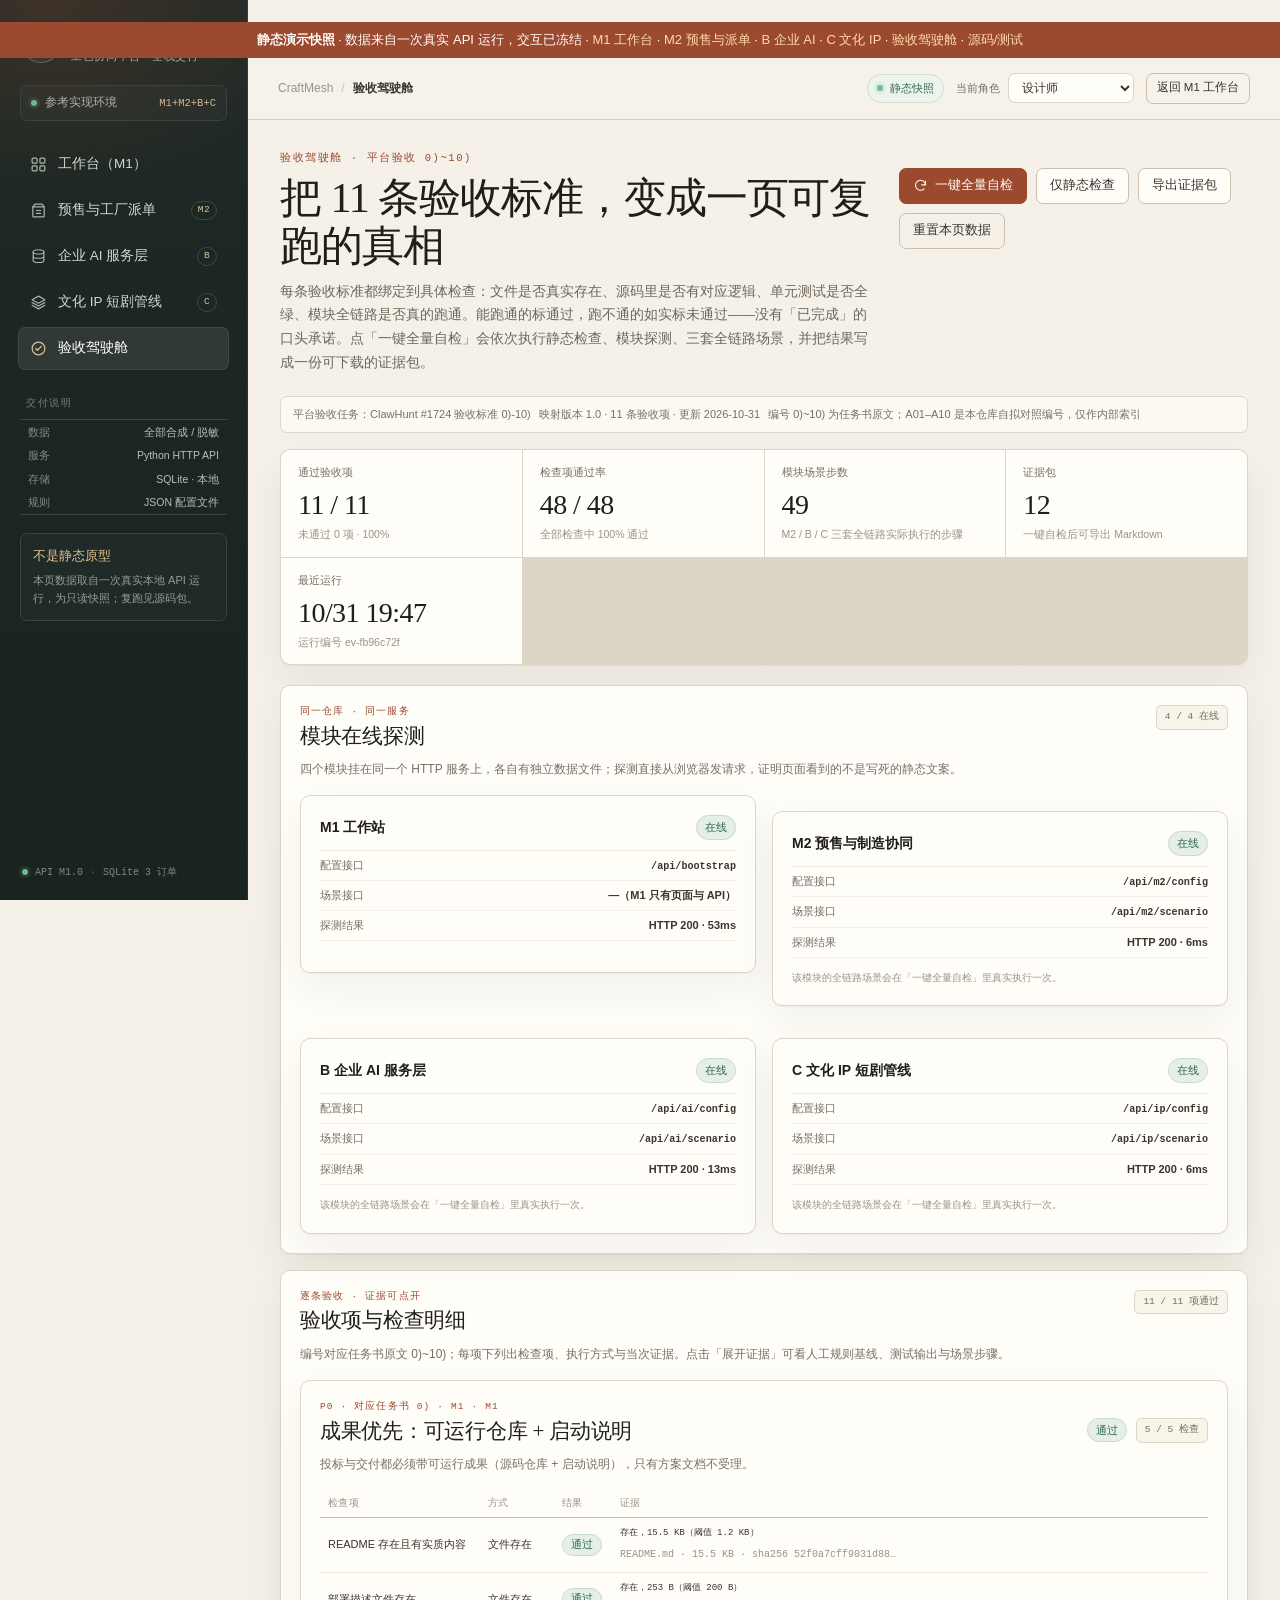
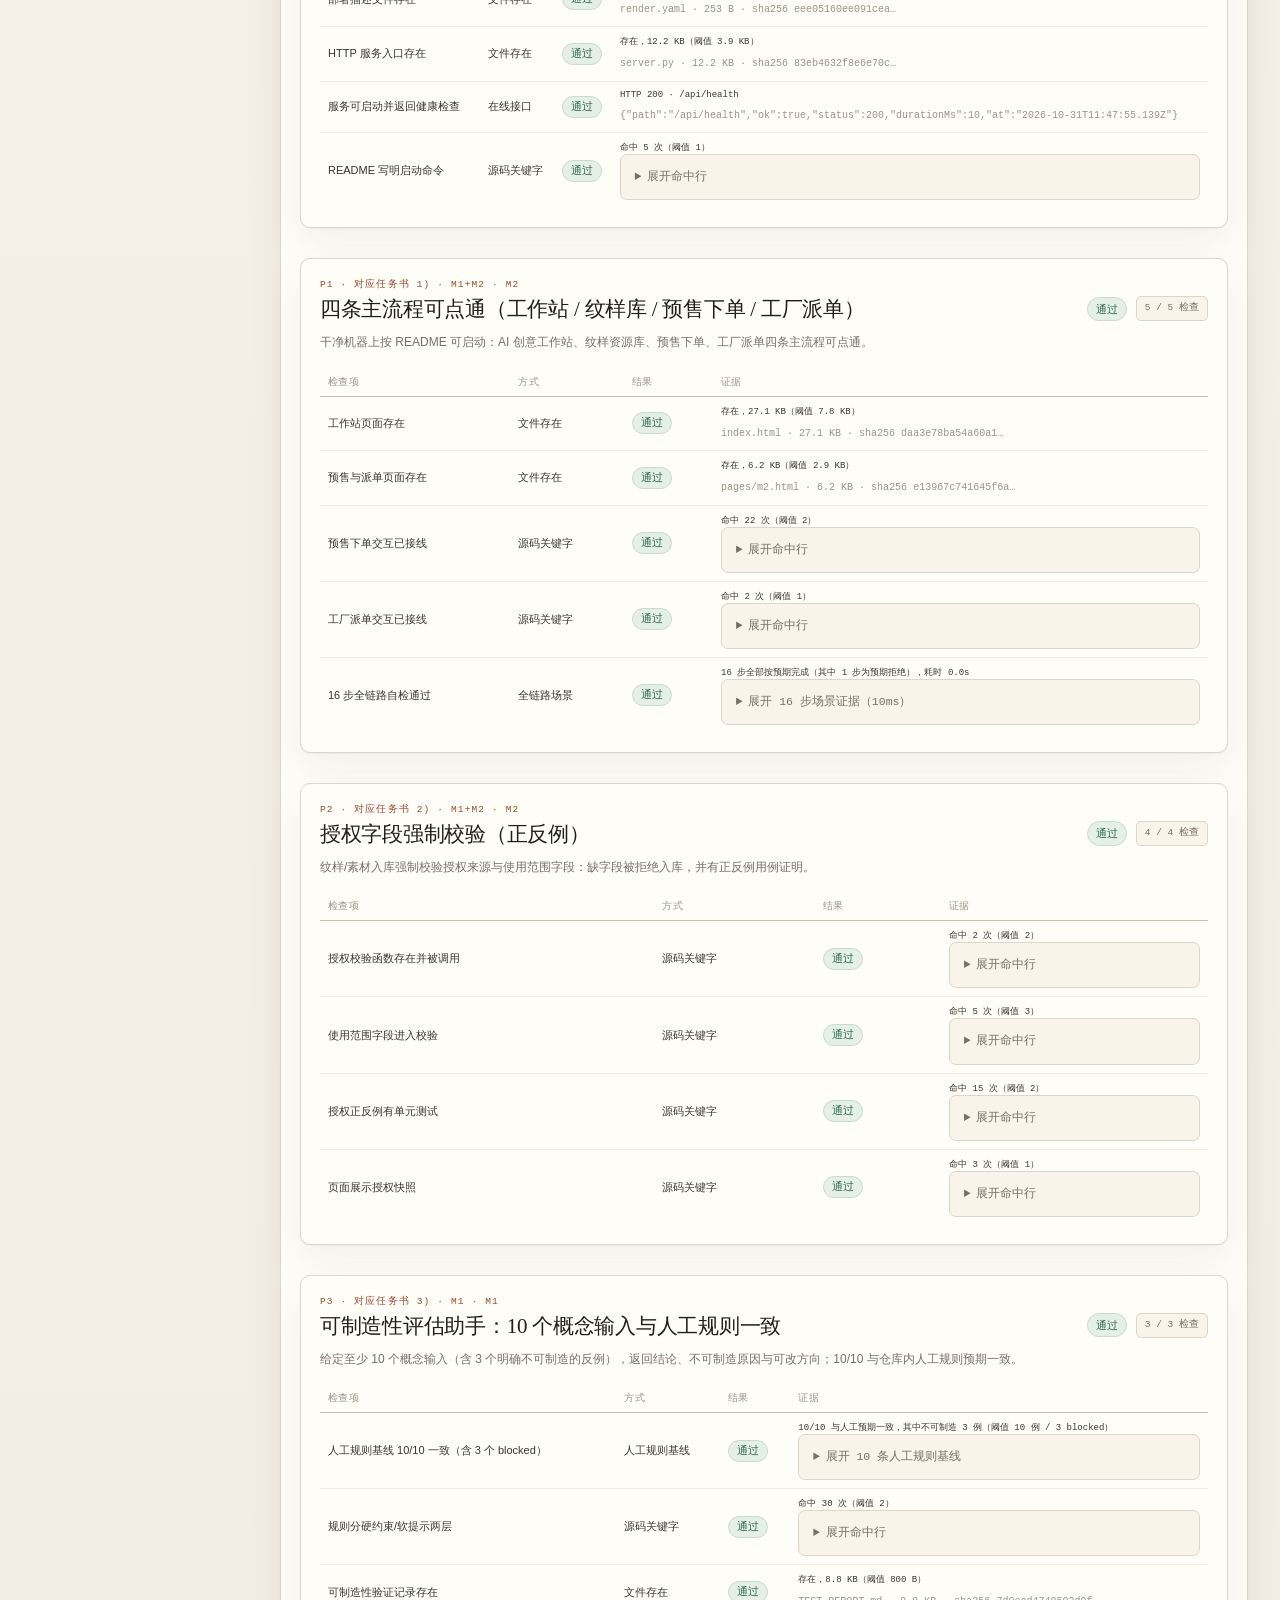
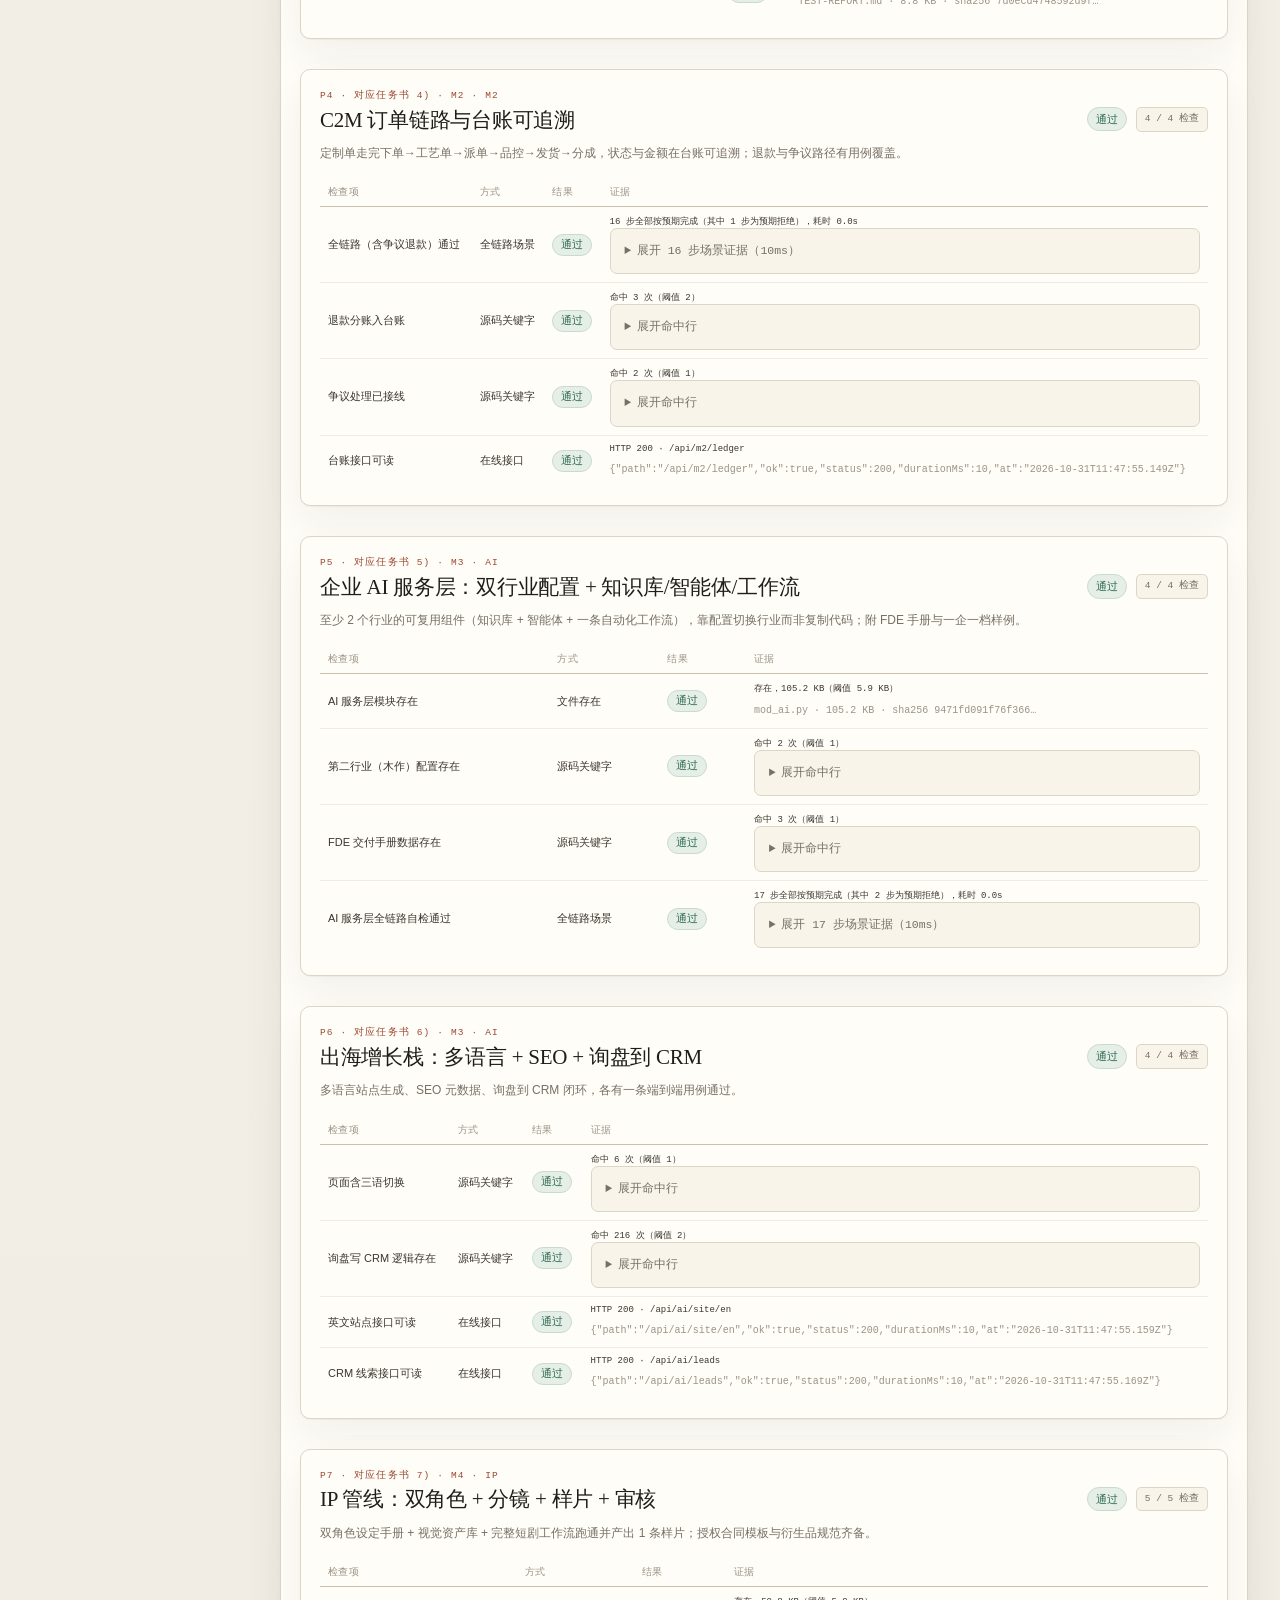
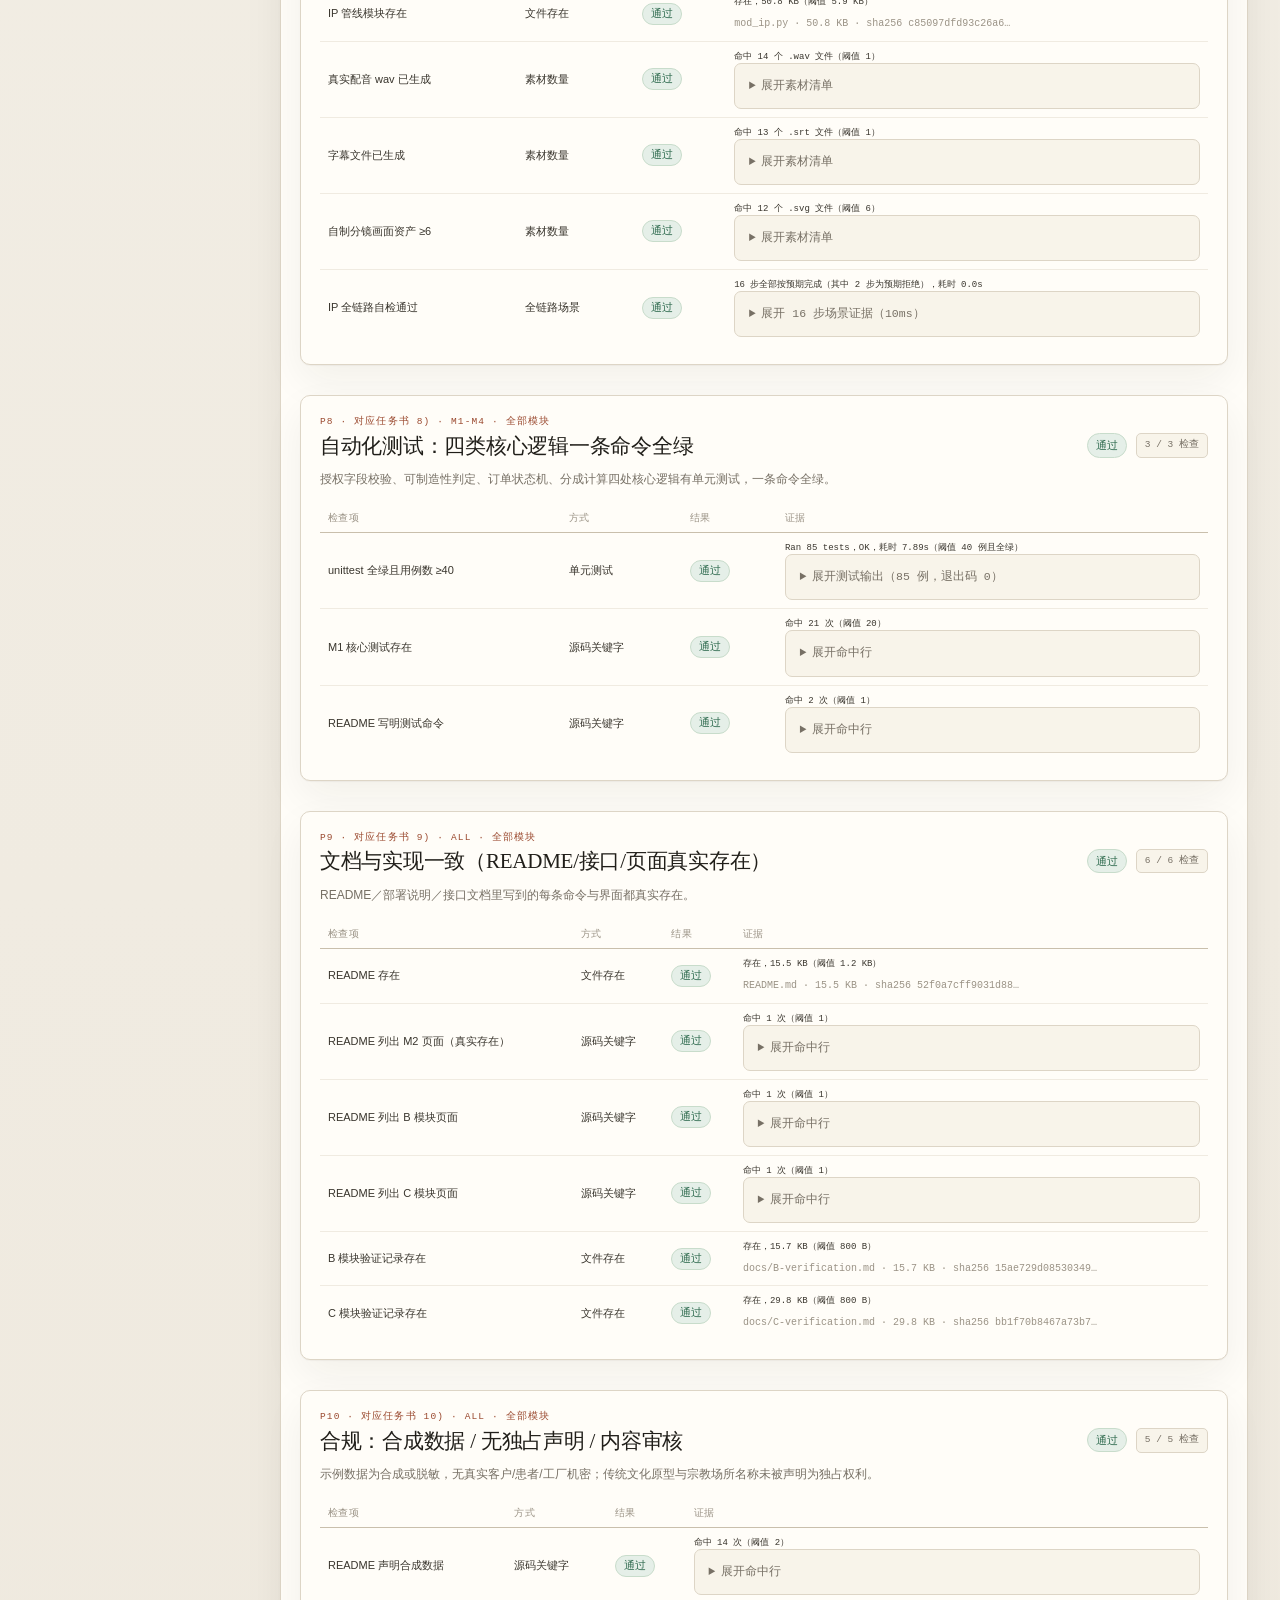
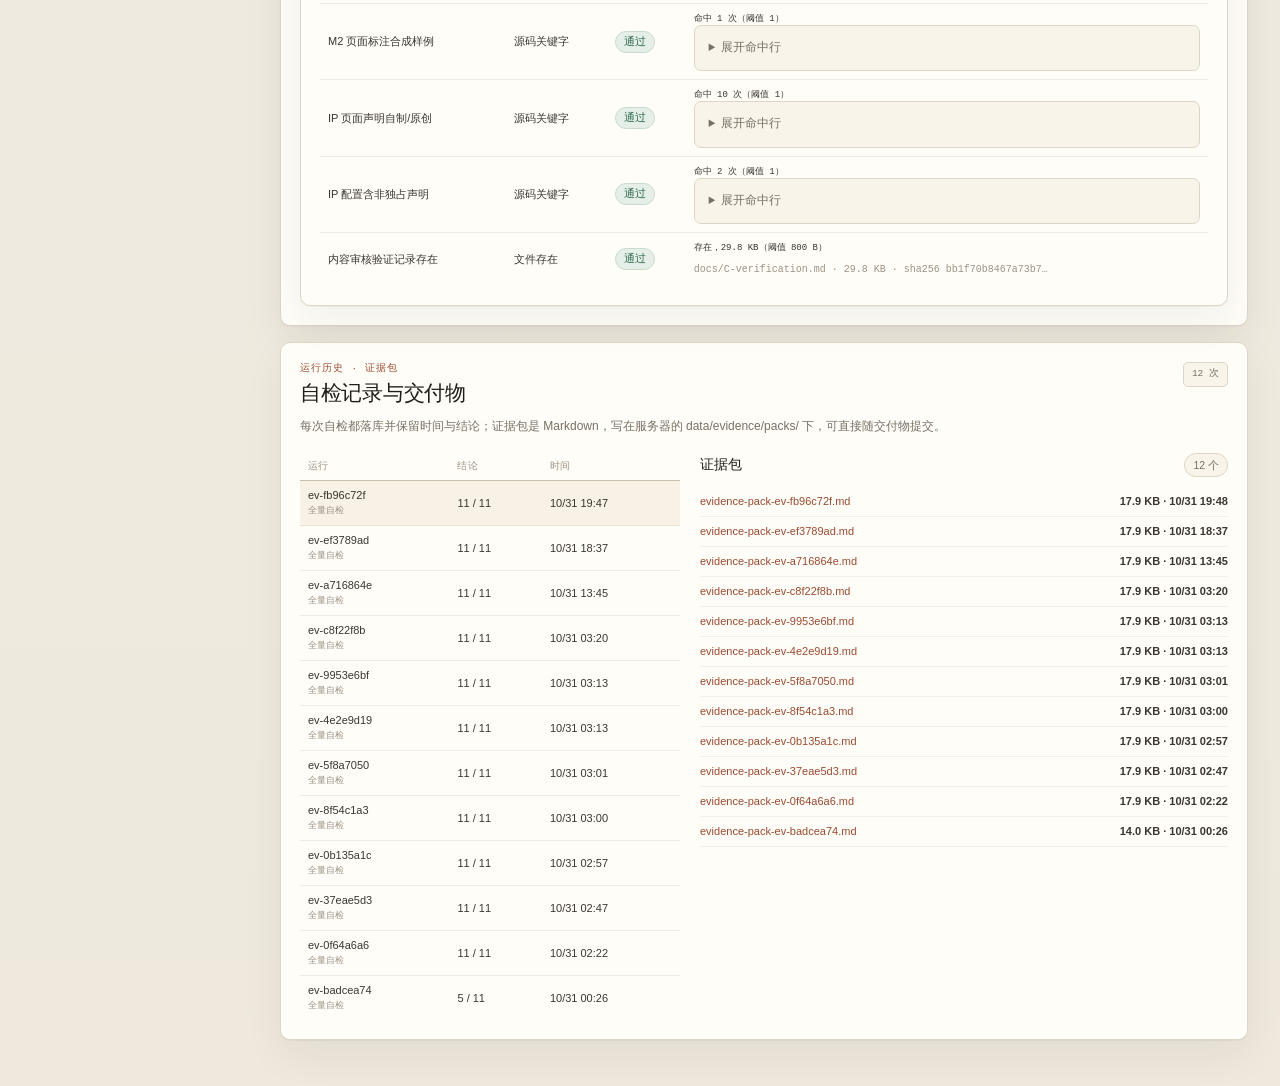
<file: docs/demo/evidence.html>
<html lang="zh-CN"><head>
<meta charset="utf-8">
<meta name="viewport" content="width=device-width, initial-scale=1">
<meta name="color-scheme" content="light">
<title>CraftMesh · 验收驾驶舱</title>
<link rel="stylesheet" href="styles.css">
<link rel="stylesheet" href="pages.css">>
</head>
<body data-page="evidence"><div id="static-demo-banner" style="position:sticky;top:0;z-index:9999;background:#9b4a30;color:#fffdf8;font:13px/1.7 'Segoe UI','Microsoft YaHei',sans-serif;padding:7px 14px;text-align:center"><b>静态演示快照</b> · 数据来自一次真实 API 运行，交互已冻结 · <a href="index.html" style="color:#ffd9a8">M1 工作台</a> · <a href="m2.html" style="color:#ffd9a8">M2 预售与派单</a> · <a href="ai.html" style="color:#ffd9a8">B 企业 AI</a> · <a href="ip.html" style="color:#ffd9a8">C 文化 IP</a> · <a href="evidence.html" style="color:#ffd9a8">验收驾驶舱</a> · <a href="https://github.com/Gupeat/craftmesh-m1" style="color:#ffd9a8">源码/测试</a></div><svg xmlns="http://www.w3.org/2000/svg" class="svg-sprite" aria-hidden="true"><symbol id="i-grid" viewBox="0 0 24 24"><rect x="3" y="3" width="7" height="7" rx="1.5"></rect><rect x="14" y="3" width="7" height="7" rx="1.5"></rect><rect x="3" y="14" width="7" height="7" rx="1.5"></rect><rect x="14" y="14" width="7" height="7" rx="1.5"></rect></symbol><symbol id="i-orders" viewBox="0 0 24 24"><path d="M7 3h10l3 4v13a1 1 0 0 1-1 1H5a1 1 0 0 1-1-1V7l3-4Z"></path><path d="M4 7h16M9 12h6M9 16h6"></path></symbol><symbol id="i-shield" viewBox="0 0 24 24"><path d="M12 3 4.5 6v6c0 4.6 3.2 8 7.5 9 4.3-1 7.5-4.4 7.5-9V6L12 3Z"></path><path d="m9 12 2 2 4-4"></path></symbol><symbol id="i-layers" viewBox="0 0 24 24"><path d="m12 3 9 5-9 5-9-5 9-5Z"></path><path d="m3 12 9 5 9-5M3 16l9 5 9-5"></path></symbol><symbol id="i-check" viewBox="0 0 24 24"><circle cx="12" cy="12" r="9"></circle><path d="m8 12 2.5 2.5L16 9"></path></symbol><symbol id="i-refresh" viewBox="0 0 24 24"><path d="M20 11a8 8 0 1 0-2.3 6.3M20 5v6h-6"></path></symbol><symbol id="i-plus" viewBox="0 0 24 24"><path d="M12 5v14M5 12h14"></path></symbol><symbol id="i-arrow" viewBox="0 0 24 24"><path d="M5 12h14M13 6l6 6-6 6"></path></symbol><symbol id="i-db" viewBox="0 0 24 24"><ellipse cx="12" cy="5.5" rx="7.5" ry="3"></ellipse><path d="M4.5 5.5v6c0 1.7 3.4 3 7.5 3s7.5-1.3 7.5-3v-6M4.5 11.5v6c0 1.7 3.4 3 7.5 3s7.5-1.3 7.5-3v-6"></path></symbol><symbol id="i-code" viewBox="0 0 24 24"><path d="m8 7-5 5 5 5M16 7l5 5-5 5M13 4l-2 16"></path></symbol><symbol id="i-doc" viewBox="0 0 24 24"><path d="M6 3h8l5 5v13H6V3Z"></path><path d="M14 3v5h5M9 13h7M9 17h7"></path></symbol><symbol id="i-spark" viewBox="0 0 24 24"><path d="M12 3v4M12 17v4M3 12h4M17 12h4M6 6l2.5 2.5M15.5 15.5 18 18M18 6l-2.5 2.5M8.5 15.5 6 18"></path><circle cx="12" cy="12" r="2.5"></circle></symbol><symbol id="i-play" viewBox="0 0 24 24"><path d="M8 5v14l11-7-11-7Z"></path></symbol><symbol id="i-mic" viewBox="0 0 24 24"><rect x="9" y="3" width="6" height="11" rx="3"></rect><path d="M5 11a7 7 0 0 0 14 0M12 18v3M9 21h6"></path></symbol><symbol id="i-film" viewBox="0 0 24 24"><rect x="3" y="4" width="18" height="16" rx="2"></rect><path d="M7 4v16M17 4v16M3 9h4M3 15h4M17 9h4M17 15h4"></path></symbol></svg>
<div class="app-shell">
  <aside class="sidebar" id="sidebar">
      <div class="brand">
        <div class="brand-mark">CM</div>
        <div>
          <div class="brand-name">CraftMesh</div>
          <div class="brand-sub">工艺协同中台 · 全栈交付</div>
        </div>
      </div>
      <div class="workspace-pill">
        <span class="live-dot"></span>
        <span>参考实现环境</span>
        <span class="workspace-version">M1+M2+B+C</span>
      </div>
      <nav class="sidebar-nav" aria-label="主导航"><a class="nav-item nav-link" href="index.html">
        <svg class="icon"><use href="#i-grid"></use></svg>
        <span>工作台（M1）</span>
        
      </a><a class="nav-item nav-link" href="m2.html">
        <svg class="icon"><use href="#i-orders"></use></svg>
        <span>预售与工厂派单</span>
        <span class="nav-kicker">M2</span>
      </a><a class="nav-item nav-link" href="ai.html">
        <svg class="icon"><use href="#i-db"></use></svg>
        <span>企业 AI 服务层</span>
        <span class="nav-kicker">B</span>
      </a><a class="nav-item nav-link" href="ip.html">
        <svg class="icon"><use href="#i-layers"></use></svg>
        <span>文化 IP 短剧管线</span>
        <span class="nav-kicker">C</span>
      </a><a class="nav-item nav-link is-active" href="evidence.html">
        <svg class="icon"><use href="#i-check"></use></svg>
        <span>验收驾驶舱</span>
        
      </a></nav>
      <div class="sidebar-section-label">交付说明</div>
      <div class="sidebar-meta">
        <div><span>数据</span><strong>全部合成 / 脱敏</strong></div>
        <div><span>服务</span><strong>Python HTTP API</strong></div>
        <div><span>存储</span><strong>SQLite · 本地</strong></div>
        <div><span>规则</span><strong>JSON 配置文件</strong></div>
      </div>
      <div class="sidebar-note">
        <div class="note-kicker">不是静态原型</div>
        <p>本页数据取自一次真实本地 API 运行，为只读快照；复跑见源码包。</p>
      </div>
      <div class="sidebar-foot">
        <span class="live-dot"></span>
        <span id="apiVersion">API M1.0</span>
        <span class="dot-sep">·</span>
        <span id="apiState">SQLite 3 订单</span>
      </div></aside>
  <main class="main-column">
    <header class="topbar" id="topbar">
      <div class="topbar-left">
        <div class="crumb">
          <span class="crumb-root">CraftMesh</span>
          <span class="crumb-sep">/</span>
          <strong>验收驾驶舱</strong>
        </div>
      </div>
      <div class="topbar-right">
        <span class="api-badge" id="apiBadge"><span class="live-dot"></span><span>静态快照</span></span>
        <label class="role-switcher"><span>当前角色</span>
          <select id="shellRole" aria-label="切换演示角色">
            <option value="designer">设计师</option><option value="ops">生产运营</option><option value="workshop">工坊</option><option value="finance">财务</option><option value="buyer">买家 / 支持者</option><option value="admin">管理员</option>
          </select>
        </label>
        <a class="btn btn-ghost btn-small" href="index.html">返回 M1 工作台</a>
      </div></header>
    <div class="content">
      <section class="page-head">
        <div class="page-head-copy">
          <div class="eyebrow">验收驾驶舱 · 平台验收 0)~10)</div>
          <h1>把 11 条验收标准，变成一页可复跑的真相</h1>
          <p class="lede">每条验收标准都绑定到具体检查：文件是否真实存在、源码里是否有对应逻辑、单元测试是否全绿、模块全链路是否真的跑通。能跑通的标通过，跑不通的如实标未通过——没有「已完成」的口头承诺。点「一键全量自检」会依次执行静态检查、模块探测、三套全链路场景，并把结果写成一份可下载的证据包。</p>
        </div>
        <div class="page-actions">
          <button class="btn btn-primary" id="btnRunAll">
            <svg class="icon"><use href="#i-refresh"></use></svg><span>一键全量自检</span>
          </button>
          <button class="btn" id="btnStatic">仅静态检查</button>
          <button class="btn" id="btnExport">导出证据包</button>
          <button class="btn btn-ghost" id="btnReset">重置本页数据</button>
        </div>
      </section>

      <div class="role-strip" id="acceptanceMeta"><span>平台验收任务：ClawHunt #1724 验收标准 0)-10)</span><span>映射版本 1.0 · 11 条验收项 · 更新 2026-10-31</span><span>编号 0)~10) 为任务书原文；A01–A10 是本仓库自拟对照编号，仅作内部索引</span></div>

      <section class="panel" id="progressPanel" hidden="">
        <div class="panel-head">
          <div>
            <div class="panel-kicker">正在执行</div>
            <h2 id="progressTitle">准备中…</h2>
          </div>
          <span class="server-chip" id="progressChip">运行中</span>
        </div>
        <ol class="trace" id="progressTrace"></ol>
      </section>

      <section class="kpi-grid" id="kpis" aria-label="验收概览"><div class="kpi-card"><div class="kpi-top"><span>通过验收项</span></div><div class="kpi-value">11 / 11</div><div class="kpi-foot">未通过 0 项 · 100%</div></div><div class="kpi-card"><div class="kpi-top"><span>检查项通过率</span></div><div class="kpi-value">48 / 48</div><div class="kpi-foot">全部检查中 100% 通过</div></div><div class="kpi-card"><div class="kpi-top"><span>模块场景步数</span></div><div class="kpi-value">49</div><div class="kpi-foot">M2 / B / C 三套全链路实际执行的步骤</div></div><div class="kpi-card"><div class="kpi-top"><span>证据包</span></div><div class="kpi-value">12</div><div class="kpi-foot">一键自检后可导出 Markdown</div></div><div class="kpi-card"><div class="kpi-top"><span>最近运行</span></div><div class="kpi-value">10/31 19:47</div><div class="kpi-foot">运行编号 ev-fb96c72f</div></div></section>

      <section class="panel">
        <div class="panel-head">
          <div>
            <div class="panel-kicker">同一仓库 · 同一服务</div>
            <h2>模块在线探测</h2>
            <p class="panel-copy">四个模块挂在同一个 HTTP 服务上，各自有独立数据文件；探测直接从浏览器发请求，证明页面看到的不是写死的静态文案。</p>
          </div>
          <span class="server-chip" id="moduleChip">4 / 4 在线</span>
        </div>
        <div class="mod-grid two" id="modules"><div class="panel"><div class="subhead"><h3>M1 工作站</h3><span class="tag tag-green">在线</span></div><div class="kv-list"><div class="kv-row"><span>配置接口</span><strong><code>/api/bootstrap</code></strong></div><div class="kv-row"><span>场景接口</span><strong>—（M1 只有页面与 API）</strong></div><div class="kv-row"><span>探测结果</span><strong>HTTP 200 · 53ms</strong></div></div></div><div class="panel"><div class="subhead"><h3>M2 预售与制造协同</h3><span class="tag tag-green">在线</span></div><div class="kv-list"><div class="kv-row"><span>配置接口</span><strong><code>/api/m2/config</code></strong></div><div class="kv-row"><span>场景接口</span><strong><code>/api/m2/scenario</code></strong></div><div class="kv-row"><span>探测结果</span><strong>HTTP 200 · 6ms</strong></div></div><p class="mini-note">该模块的全链路场景会在「一键全量自检」里真实执行一次。</p></div><div class="panel"><div class="subhead"><h3>B 企业 AI 服务层</h3><span class="tag tag-green">在线</span></div><div class="kv-list"><div class="kv-row"><span>配置接口</span><strong><code>/api/ai/config</code></strong></div><div class="kv-row"><span>场景接口</span><strong><code>/api/ai/scenario</code></strong></div><div class="kv-row"><span>探测结果</span><strong>HTTP 200 · 13ms</strong></div></div><p class="mini-note">该模块的全链路场景会在「一键全量自检」里真实执行一次。</p></div><div class="panel"><div class="subhead"><h3>C 文化 IP 短剧管线</h3><span class="tag tag-green">在线</span></div><div class="kv-list"><div class="kv-row"><span>配置接口</span><strong><code>/api/ip/config</code></strong></div><div class="kv-row"><span>场景接口</span><strong><code>/api/ip/scenario</code></strong></div><div class="kv-row"><span>探测结果</span><strong>HTTP 200 · 6ms</strong></div></div><p class="mini-note">该模块的全链路场景会在「一键全量自检」里真实执行一次。</p></div></div>
      </section>

      <section class="panel">
        <div class="panel-head">
          <div>
            <div class="panel-kicker">逐条验收 · 证据可点开</div>
            <h2>验收项与检查明细</h2>
            <p class="panel-copy">编号对应任务书原文 0)~10)；每项下列出检查项、执行方式与当次证据。点击「展开证据」可看人工规则基线、测试输出与场景步骤。</p>
          </div>
          <span class="server-chip" id="itemsChip">11 / 11 项通过</span>
        </div>
        <div id="items" class="scenario-body"><article class="panel"><div class="panel-head"><div><div class="panel-kicker">P0 · 对应任务书 0) · M1 · M1</div><h2>成果优先：可运行仓库 + 启动说明</h2><p class="panel-copy">投标与交付都必须带可运行成果（源码仓库 + 启动说明），只有方案文档不受理。</p></div><div class="page-actions"><span class="tag tag-green">通过</span><span class="server-chip">5 / 5 检查</span></div></div><div class="table-wrap"><table class="data-table"><thead><tr><th>检查项</th><th>方式</th><th>结果</th><th>证据</th></tr></thead><tbody><tr><td>README 存在且有实质内容</td><td>文件存在</td><td><span class="tag tag-green">通过</span></td><td class="table-sub">存在，15.5 KB（阈值 1.2 KB）<p class="mini-note">README.md · 15.5 KB · sha256 52f0a7cff9031d88…</p></td></tr><tr><td>部署描述文件存在</td><td>文件存在</td><td><span class="tag tag-green">通过</span></td><td class="table-sub">存在，253 B（阈值 200 B）<p class="mini-note">render.yaml · 253 B · sha256 eee05160ee091cea…</p></td></tr><tr><td>HTTP 服务入口存在</td><td>文件存在</td><td><span class="tag tag-green">通过</span></td><td class="table-sub">存在，12.2 KB（阈值 3.9 KB）<p class="mini-note">server.py · 12.2 KB · sha256 83eb4632f8e6e70c…</p></td></tr><tr><td>服务可启动并返回健康检查</td><td>在线接口</td><td><span class="tag tag-green">通过</span></td><td class="table-sub">HTTP 200 · /api/health<p class="mini-note">{"path":"/api/health","ok":true,"status":200,"durationMs":10,"at":"2026-10-31T11:47:55.139Z"}</p></td></tr><tr><td>README 写明启动命令</td><td>源码关键字</td><td><span class="tag tag-green">通过</span></td><td class="table-sub">命中 5 次（阈值 1）<details class="doc-block"><summary>展开命中行</summary><div class="kv-list"><div class="kv-row"><span>L13</span><code>python server.py</code></div><div class="kv-row"><span>L15</span><code>默认监听 http://127.0.0.1:8787/。指定端口用 `python server.py --port 8788`。</code></div><div class="kv-row"><span>L127</span><code>server.py            HTTP 服务、静态白名单、扩展模块挂载</code></div><div class="kv-row"><span>L154</span><code>- Docker：见上；`render.yaml` 提供 Render Blueprint（免费计划，`python server.py --host 0.0.0.0 --port $PORT`，健康检查 `/api/health`）。</code></div><div class="kv-row"><span>L161</span><code>- 端口占用：`python server.py --port 8788`。</code></div></div></details></td></tr></tbody></table></div></article><article class="panel"><div class="panel-head"><div><div class="panel-kicker">P1 · 对应任务书 1) · M1+M2 · M2</div><h2>四条主流程可点通（工作站 / 纹样库 / 预售下单 / 工厂派单）</h2><p class="panel-copy">干净机器上按 README 可启动：AI 创意工作站、纹样资源库、预售下单、工厂派单四条主流程可点通。</p></div><div class="page-actions"><span class="tag tag-green">通过</span><span class="server-chip">5 / 5 检查</span></div></div><div class="table-wrap"><table class="data-table"><thead><tr><th>检查项</th><th>方式</th><th>结果</th><th>证据</th></tr></thead><tbody><tr><td>工作站页面存在</td><td>文件存在</td><td><span class="tag tag-green">通过</span></td><td class="table-sub">存在，27.1 KB（阈值 7.8 KB）<p class="mini-note">index.html · 27.1 KB · sha256 daa3e78ba54a60a1…</p></td></tr><tr><td>预售与派单页面存在</td><td>文件存在</td><td><span class="tag tag-green">通过</span></td><td class="table-sub">存在，6.2 KB（阈值 2.9 KB）<p class="mini-note">pages/m2.html · 6.2 KB · sha256 e13967c741645f6a…</p></td></tr><tr><td>预售下单交互已接线</td><td>源码关键字</td><td><span class="tag tag-green">通过</span></td><td class="table-sub">命中 22 次（阈值 2）<details class="doc-block"><summary>展开命中行</summary><div class="kv-list"><div class="kv-row"><span>L113</span><code>const c = d.campaigns || { total: 0, open: 0, funded: 0, pledgedDepositCents: 0 };</code></div><div class="kv-row"><span>L118</span><code>['定金归集', money(c.pledgedDepositCents), '支持者定金累计（含成团后转工艺单）'],</code></div><div class="kv-row"><span>L178</span><code>const bits = ['预售 ' + j(result.id), '状态 ' + j(result.statusLabel), '累计 ' + (result.pledgedQty || 0) + '/' + (result.minB</code></div><div class="kv-row"><span>L213</span><code>const ratio = Math.min(100, Math.round((c.pledgedQty / Math.max(1, c.minBatch)) * 100));</code></div><div class="kv-row"><span>L218</span><code>'&lt;div class="table-sub"&gt;' + c.pledgedQty + '/' + c.minBatch + ' 份 · 定金 ' + money(c.pledgedDepositCents) + '&lt;/div&gt;&lt;/td&gt;' </code></div></div></details></td></tr><tr><td>工厂派单交互已接线</td><td>源码关键字</td><td><span class="tag tag-green">通过</span></td><td class="table-sub">命中 2 次（阈值 1）<details class="doc-block"><summary>展开命中行</summary><div class="kv-list"><div class="kv-row"><span>L481</span><code>const result = await post('/api/m2/production-orders/' + data.id + '/dispatch', { workshopId: data.workshopId, dimension</code></div><div class="kv-row"><span>L486</span><code>await post('/api/m2/dispatches/' + data.id + '/respond', { accept: accept, note: accept ? '工坊确认接单' : '工坊拒单' });</code></div></div></details></td></tr><tr><td>16 步全链路自检通过</td><td>全链路场景</td><td><span class="tag tag-green">通过</span></td><td class="table-sub">16 步全部按预期完成（其中 1 步为预期拒绝），耗时 0.0s<details class="doc-block"><summary>展开 16 步场景证据（10ms）</summary><div class="scenario-steps"><div class="result-item is-ok"><span class="result-index">1</span><div><div class="result-title">① 创建预售活动（草稿）</div><div class="result-meta"></div></div><span class="result-flag">通过</span></div><div class="result-item is-ok"><span class="result-index">2</span><div><div class="result-title">② 开放预售</div><div class="result-meta"></div></div><span class="result-flag">通过</span></div><div class="result-item is-ok"><span class="result-index">3</span><div><div class="result-title">③ 支持者 A 定金下单 12 份</div><div class="result-meta"></div></div><span class="result-flag">通过</span></div><div class="result-item is-ok"><span class="result-index">4</span><div><div class="result-title">④ 支持者 B 定金下单 8 份 → 达到起订量自动成团</div><div class="result-meta"></div></div><span class="result-flag">通过</span></div><div class="result-item is-expected"><span class="result-index">5</span><div><div class="result-title">⑤ 误派给不做铸造的工坊（能力匹配校验应拒绝）</div><div class="result-meta">工坊能力不匹配，派单被拒：工艺匹配</div></div><span class="result-flag">预期拒绝</span></div><div class="result-item is-ok"><span class="result-index">6</span><div><div class="result-title">⑥ 改派给具备铸造能力的工坊</div><div class="result-meta"></div></div><span class="result-flag">通过</span></div><div class="result-item is-ok"><span class="result-index">7</span><div><div class="result-title">⑦ 工坊确认接单</div><div class="result-meta"></div></div><span class="result-flag">通过</span></div><div class="result-item is-ok"><span class="result-index">8</span><div><div class="result-title">⑧ 开工</div><div class="result-meta"></div></div><span class="result-flag">通过</span></div><div class="result-item is-ok"><span class="result-index">9</span><div><div class="result-title">⑨ 提交质检</div><div class="result-meta"></div></div><span class="result-flag">通过</span></div><div class="result-item is-ok"><span class="result-index">10</span><div><div class="result-title">⑩ 质检不通过（附返工原因）</div><div class="result-meta"></div></div><span class="result-flag">通过</span></div><div class="result-item is-ok"><span class="result-index">11</span><div><div class="result-title">⑪ 返工后重新开工</div><div class="result-meta"></div></div><span class="result-flag">通过</span></div><div class="result-item is-ok"><span class="result-index">12</span><div><div class="result-title">⑫ 再次提交质检</div><div class="result-meta"></div></div><span class="result-flag">通过</span></div><div class="result-item is-ok"><span class="result-index">13</span><div><div class="result-title">⑬ 质检通过</div><div class="result-meta"></div></div><span class="result-flag">通过</span></div><div class="result-item is-ok"><span class="result-index">14</span><div><div class="result-title">⑭ 发货（合成运单）</div><div class="result-meta"></div></div><span class="result-flag">通过</span></div><div class="result-item is-ok"><span class="result-index">15</span><div><div class="result-title">⑮ 结算分账</div><div class="result-meta"></div></div><span class="result-flag">通过</span></div><div class="result-item is-ok"><span class="result-index">16</span><div><div class="result-title">⑯ 买家发起争议 → 30% 退款结案</div><div class="result-meta"></div></div><span class="result-flag">通过</span></div></div></details></td></tr></tbody></table></div></article><article class="panel"><div class="panel-head"><div><div class="panel-kicker">P2 · 对应任务书 2) · M1+M2 · M2</div><h2>授权字段强制校验（正反例）</h2><p class="panel-copy">纹样/素材入库强制校验授权来源与使用范围字段：缺字段被拒绝入库，并有正反例用例证明。</p></div><div class="page-actions"><span class="tag tag-green">通过</span><span class="server-chip">4 / 4 检查</span></div></div><div class="table-wrap"><table class="data-table"><thead><tr><th>检查项</th><th>方式</th><th>结果</th><th>证据</th></tr></thead><tbody><tr><td>授权校验函数存在并被调用</td><td>源码关键字</td><td><span class="tag tag-green">通过</span></td><td class="table-sub">命中 2 次（阈值 2）<details class="doc-block"><summary>展开命中行</summary><div class="kv-list"><div class="kv-row"><span>L269</span><code>def validate_license(pattern: dict[str, Any], use: str = "commercial", derivative: bool = False) -&gt; dict[str, Any]:</code></div><div class="kv-row"><span>L416</span><code>license_result = validate_license(pattern, use, derivative)</code></div></div></details></td></tr><tr><td>使用范围字段进入校验</td><td>源码关键字</td><td><span class="tag tag-green">通过</span></td><td class="table-sub">命中 5 次（阈值 3）<details class="doc-block"><summary>展开命中行</summary><div class="kv-list"><div class="kv-row"><span>L23</span><code>"useScope": ["commercial", "derivative"],</code></div><div class="kv-row"><span>L35</span><code>"useScope": ["commercial"],</code></div><div class="kv-row"><span>L47</span><code>"useScope": ["commercial", "derivative"],</code></div><div class="kv-row"><span>L274</span><code>scope = pattern.get("useScope") or []</code></div><div class="kv-row"><span>L290</span><code>"useScope": list(scope),</code></div></div></details></td></tr><tr><td>授权正反例有单元测试</td><td>源码关键字</td><td><span class="tag tag-green">通过</span></td><td class="table-sub">命中 15 次（阈值 2）<details class="doc-block"><summary>展开命中行</summary><div class="kv-list"><div class="kv-row"><span>L20</span><code>def test_patterns_are_synthetic_and_have_license_fields(self):</code></div><div class="kv-row"><span>L23</span><code>self.assertIn(p["source"], {"original", "licensed", "public-domain"})</code></div><div class="kv-row"><span>L25</span><code>self.assertIn("licenseId", p)</code></div><div class="kv-row"><span>L65</span><code>def test_original_license_passes(self):</code></div><div class="kv-row"><span>L66</span><code>result = core.validate_license(core.PATTERNS[0], "commercial", True)</code></div></div></details></td></tr><tr><td>页面展示授权快照</td><td>源码关键字</td><td><span class="tag tag-green">通过</span></td><td class="table-sub">命中 3 次（阈值 1）<details class="doc-block"><summary>展开命中行</summary><div class="kv-list"><div class="kv-row"><span>L21</span><code>&lt;p class="lede"&gt;预售价复用 M1 的报价与授权规则；成团、派单、质检、返工、结算、争议均由本地规则引擎处理，本页取自一次真实运行的只读快照。派单前会按工坊公开能力（工艺 / 材料 / 尺寸 / 起订量 / 在制产能）做 5 项校验</code></div><div class="kv-row"><span>L105</span><code>&lt;p class="panel-copy"&gt;平台服务费、纹样授权分成、工坊结算款与争议退款逐笔入账；审计轨迹记录每次状态变化与操作角色。&lt;/p&gt;</code></div><div class="kv-row"><span>L117</span><code>&lt;p class="table-note"&gt;金额单位：元。分账规则来自 &lt;code&gt;config/m2_rules.json&lt;/code&gt;（平台 25%、授权 10%），修改文件刷新即生效，无需改代码。&lt;/p&gt;</code></div></div></details></td></tr></tbody></table></div></article><article class="panel"><div class="panel-head"><div><div class="panel-kicker">P3 · 对应任务书 3) · M1 · M1</div><h2>可制造性评估助手：10 个概念输入与人工规则一致</h2><p class="panel-copy">给定至少 10 个概念输入（含 3 个明确不可制造的反例），返回结论、不可制造原因与可改方向；10/10 与仓库内人工规则预期一致。</p></div><div class="page-actions"><span class="tag tag-green">通过</span><span class="server-chip">3 / 3 检查</span></div></div><div class="table-wrap"><table class="data-table"><thead><tr><th>检查项</th><th>方式</th><th>结果</th><th>证据</th></tr></thead><tbody><tr><td>人工规则基线 10/10 一致（含 3 个 blocked）</td><td>人工规则基线</td><td><span class="tag tag-green">通过</span></td><td class="table-sub">10/10 与人工预期一致，其中不可制造 3 例（阈值 10 例 / 3 blocked）<details class="doc-block"><summary>展开 10 条人工规则基线</summary><div class="table-wrap"><table class="data-table"><thead><tr><th>编号</th><th>概念输入</th><th>人工预期</th><th>系统判定</th><th>是否一致</th></tr></thead><tbody><tr><td>H01</td><td>薄壁铸件</td><td>blocked</td><td>blocked</td><td>一致</td></tr><tr><td>H02</td><td>脱模角不足</td><td>review</td><td>review</td><td>一致</td></tr><tr><td>H03</td><td>镶口间隙过小</td><td>blocked</td><td>blocked</td><td>一致</td></tr><tr><td>H04</td><td>宝石硬度过高</td><td>review</td><td>review</td><td>一致</td></tr><tr><td>H05</td><td>刻线过窄</td><td>review</td><td>review</td><td>一致</td></tr><tr><td>H06</td><td>榫卯过深</td><td>review</td><td>review</td><td>一致</td></tr><tr><td>H07</td><td>逆纹深雕</td><td>blocked</td><td>blocked</td><td>一致</td></tr><tr><td>H08</td><td>木材含水率偏高</td><td>review</td><td>review</td><td>一致</td></tr><tr><td>H09</td><td>大石爪数不足</td><td>review</td><td>review</td><td>一致</td></tr><tr><td>H10</td><td>金属表面用木油</td><td>review</td><td>review</td><td>一致</td></tr></tbody></table></div></details></td></tr><tr><td>规则分硬约束/软提示两层</td><td>源码关键字</td><td><span class="tag tag-green">通过</span></td><td class="table-sub">命中 30 次（阈值 2）<details class="doc-block"><summary>展开命中行</summary><div class="kv-list"><div class="kv-row"><span>L125</span><code>"hard": True,</code></div><div class="kv-row"><span>L134</span><code>"hard": False,</code></div><div class="kv-row"><span>L143</span><code>"hard": True,</code></div><div class="kv-row"><span>L152</span><code>"hard": False,</code></div><div class="kv-row"><span>L161</span><code>"hard": False,</code></div></div></details></td></tr><tr><td>可制造性验证记录存在</td><td>文件存在</td><td><span class="tag tag-green">通过</span></td><td class="table-sub">存在，8.8 KB（阈值 800 B）<p class="mini-note">TEST-REPORT.md · 8.8 KB · sha256 7d0ecd4748592d9f…</p></td></tr></tbody></table></div></article><article class="panel"><div class="panel-head"><div><div class="panel-kicker">P4 · 对应任务书 4) · M2 · M2</div><h2>C2M 订单链路与台账可追溯</h2><p class="panel-copy">定制单走完下单→工艺单→派单→品控→发货→分成，状态与金额在台账可追溯；退款与争议路径有用例覆盖。</p></div><div class="page-actions"><span class="tag tag-green">通过</span><span class="server-chip">4 / 4 检查</span></div></div><div class="table-wrap"><table class="data-table"><thead><tr><th>检查项</th><th>方式</th><th>结果</th><th>证据</th></tr></thead><tbody><tr><td>全链路（含争议退款）通过</td><td>全链路场景</td><td><span class="tag tag-green">通过</span></td><td class="table-sub">16 步全部按预期完成（其中 1 步为预期拒绝），耗时 0.0s<details class="doc-block"><summary>展开 16 步场景证据（10ms）</summary><div class="scenario-steps"><div class="result-item is-ok"><span class="result-index">1</span><div><div class="result-title">① 创建预售活动（草稿）</div><div class="result-meta"></div></div><span class="result-flag">通过</span></div><div class="result-item is-ok"><span class="result-index">2</span><div><div class="result-title">② 开放预售</div><div class="result-meta"></div></div><span class="result-flag">通过</span></div><div class="result-item is-ok"><span class="result-index">3</span><div><div class="result-title">③ 支持者 A 定金下单 12 份</div><div class="result-meta"></div></div><span class="result-flag">通过</span></div><div class="result-item is-ok"><span class="result-index">4</span><div><div class="result-title">④ 支持者 B 定金下单 8 份 → 达到起订量自动成团</div><div class="result-meta"></div></div><span class="result-flag">通过</span></div><div class="result-item is-expected"><span class="result-index">5</span><div><div class="result-title">⑤ 误派给不做铸造的工坊（能力匹配校验应拒绝）</div><div class="result-meta">工坊能力不匹配，派单被拒：工艺匹配</div></div><span class="result-flag">预期拒绝</span></div><div class="result-item is-ok"><span class="result-index">6</span><div><div class="result-title">⑥ 改派给具备铸造能力的工坊</div><div class="result-meta"></div></div><span class="result-flag">通过</span></div><div class="result-item is-ok"><span class="result-index">7</span><div><div class="result-title">⑦ 工坊确认接单</div><div class="result-meta"></div></div><span class="result-flag">通过</span></div><div class="result-item is-ok"><span class="result-index">8</span><div><div class="result-title">⑧ 开工</div><div class="result-meta"></div></div><span class="result-flag">通过</span></div><div class="result-item is-ok"><span class="result-index">9</span><div><div class="result-title">⑨ 提交质检</div><div class="result-meta"></div></div><span class="result-flag">通过</span></div><div class="result-item is-ok"><span class="result-index">10</span><div><div class="result-title">⑩ 质检不通过（附返工原因）</div><div class="result-meta"></div></div><span class="result-flag">通过</span></div><div class="result-item is-ok"><span class="result-index">11</span><div><div class="result-title">⑪ 返工后重新开工</div><div class="result-meta"></div></div><span class="result-flag">通过</span></div><div class="result-item is-ok"><span class="result-index">12</span><div><div class="result-title">⑫ 再次提交质检</div><div class="result-meta"></div></div><span class="result-flag">通过</span></div><div class="result-item is-ok"><span class="result-index">13</span><div><div class="result-title">⑬ 质检通过</div><div class="result-meta"></div></div><span class="result-flag">通过</span></div><div class="result-item is-ok"><span class="result-index">14</span><div><div class="result-title">⑭ 发货（合成运单）</div><div class="result-meta"></div></div><span class="result-flag">通过</span></div><div class="result-item is-ok"><span class="result-index">15</span><div><div class="result-title">⑮ 结算分账</div><div class="result-meta"></div></div><span class="result-flag">通过</span></div><div class="result-item is-ok"><span class="result-index">16</span><div><div class="result-title">⑯ 买家发起争议 → 30% 退款结案</div><div class="result-meta"></div></div><span class="result-flag">通过</span></div></div></details></td></tr><tr><td>退款分账入台账</td><td>源码关键字</td><td><span class="tag tag-green">通过</span></td><td class="table-sub">命中 3 次（阈值 2）<details class="doc-block"><summary>展开命中行</summary><div class="kv-list"><div class="kv-row"><span>L645</span><code>entries.append(_ledger_entry(dispute["id"], "dispute", "refund_buyer", "buyer", refund, f"争议退款 {round(pct * 100)}%"))</code></div><div class="kv-row"><span>L646</span><code>entries.append(_ledger_entry(dispute["id"], "dispute", "workshop_adjust", "workshop", -refund, "工坊承担争议退款"))</code></div><div class="kv-row"><span>L675</span><code>_ledger_entry(pledge["id"], "pledge", "refund_buyer", "buyer", pledge["depositCents"], "未成团取消，定金原路退回")</code></div></div></details></td></tr><tr><td>争议处理已接线</td><td>源码关键字</td><td><span class="tag tag-green">通过</span></td><td class="table-sub">命中 2 次（阈值 1）<details class="doc-block"><summary>展开命中行</summary><div class="kv-list"><div class="kv-row"><span>L383</span><code>(open ? '&lt;form class="inline-form" data-action="resolve-dispute" data-id="' + j(d.id) + '"&gt;' +</code></div><div class="kv-row"><span>L510</span><code>} else if (action === 'resolve-dispute') {</code></div></div></details></td></tr><tr><td>台账接口可读</td><td>在线接口</td><td><span class="tag tag-green">通过</span></td><td class="table-sub">HTTP 200 · /api/m2/ledger<p class="mini-note">{"path":"/api/m2/ledger","ok":true,"status":200,"durationMs":10,"at":"2026-10-31T11:47:55.149Z"}</p></td></tr></tbody></table></div></article><article class="panel"><div class="panel-head"><div><div class="panel-kicker">P5 · 对应任务书 5) · M3 · AI</div><h2>企业 AI 服务层：双行业配置 + 知识库/智能体/工作流</h2><p class="panel-copy">至少 2 个行业的可复用组件（知识库 + 智能体 + 一条自动化工作流），靠配置切换行业而非复制代码；附 FDE 手册与一企一档样例。</p></div><div class="page-actions"><span class="tag tag-green">通过</span><span class="server-chip">4 / 4 检查</span></div></div><div class="table-wrap"><table class="data-table"><thead><tr><th>检查项</th><th>方式</th><th>结果</th><th>证据</th></tr></thead><tbody><tr><td>AI 服务层模块存在</td><td>文件存在</td><td><span class="tag tag-green">通过</span></td><td class="table-sub">存在，105.2 KB（阈值 5.9 KB）<p class="mini-note">mod_ai.py · 105.2 KB · sha256 9471fd091f76f366…</p></td></tr><tr><td>第二行业（木作）配置存在</td><td>源码关键字</td><td><span class="tag tag-green">通过</span></td><td class="table-sub">命中 2 次（阈值 1）<details class="doc-block"><summary>展开命中行</summary><div class="kv-list"><div class="kv-row"><span>L612</span><code>"woodcraft": {</code></div><div class="kv-row"><span>L613</span><code>"id": "woodcraft",</code></div></div></details></td></tr><tr><td>FDE 交付手册数据存在</td><td>源码关键字</td><td><span class="tag tag-green">通过</span></td><td class="table-sub">命中 3 次（阈值 1）<details class="doc-block"><summary>展开命中行</summary><div class="kv-list"><div class="kv-row"><span>L2</span><code>"_note": "B · FDE 驻企交付手册内容。以 lines 数组维护，便于非程序员逐行评审；接口输出为 markdown 文本。合成样例，不构成法律或商业承诺。",</code></div><div class="kv-row"><span>L3</span><code>"title": "FDE 驻企交付手册（演示版）",</code></div><div class="kv-row"><span>L8</span><code>"# FDE 驻企交付手册（演示版）",</code></div></div></details></td></tr><tr><td>AI 服务层全链路自检通过</td><td>全链路场景</td><td><span class="tag tag-green">通过</span></td><td class="table-sub">17 步全部按预期完成（其中 2 步为预期拒绝），耗时 0.0s<details class="doc-block"><summary>展开 17 步场景证据（10ms）</summary><div class="scenario-steps"><div class="result-item is-ok"><span class="result-index">1</span><div><div class="result-title">① 切换行业到 woodcraft（术语/模板/站点全部切换）</div><div class="result-meta"></div></div><span class="result-flag">通过</span></div><div class="result-item is-ok"><span class="result-index">2</span><div><div class="result-title">② 新建知识文档（自动切块并写入关键词索引）</div><div class="result-meta"></div></div><span class="result-flag">通过</span></div><div class="result-item is-ok"><span class="result-index">3</span><div><div class="result-title">③ 检索命中：带 score 与 docId#chunk 引用</div><div class="result-meta"></div></div><span class="result-flag">通过</span></div><div class="result-item is-ok"><span class="result-index">4</span><div><div class="result-title">④ 智能体首轮：知识检索工具 + 引用</div><div class="result-meta"></div></div><span class="result-flag">通过</span></div><div class="result-item is-ok"><span class="result-index">5</span><div><div class="result-title">⑤ 首轮提问：木蜡油遍数与含水率（本地规则回答）</div><div class="result-meta"></div></div><span class="result-flag">通过</span></div><div class="result-item is-ok"><span class="result-index">6</span><div><div class="result-title">⑥ 二轮留资：智能体调用 create_lead 写 CRM</div><div class="result-meta"></div></div><span class="result-flag">通过</span></div><div class="result-item is-ok"><span class="result-index">7</span><div><div class="result-title">⑦ 询盘表单写入 CRM（邮箱校验通过，阶段 new）</div><div class="result-meta"></div></div><span class="result-flag">通过</span></div><div class="result-item is-ok"><span class="result-index">8</span><div><div class="result-title">⑧ CRM 阶段推进：new → contacted 并记备注</div><div class="result-meta"></div></div><span class="result-flag">通过</span></div><div class="result-item is-ok"><span class="result-index">9</span><div><div class="result-title">⑨ 从模板创建木作询盘分诊工作流（7 步）</div><div class="result-meta"></div></div><span class="result-flag">通过</span></div><div class="result-item is-ok"><span class="result-index">10</span><div><div class="result-title">⑩ 工作流成功运行：校验→检索→评级→CRM→报价→通知</div><div class="result-meta"></div></div><span class="result-flag">通过</span></div><div class="result-item is-ok"><span class="result-index">11</span><div><div class="result-title">⑪ 缺邮箱运行失败（校验步骤真实失败，不伪造成功）</div><div class="result-meta"></div></div><span class="result-flag">通过</span></div><div class="result-item is-ok"><span class="result-index">12</span><div><div class="result-title">⑫ 补齐邮箱后重试成功（attempt 2，retryOf 指向前次失败）</div><div class="result-meta"></div></div><span class="result-flag">通过</span></div><div class="result-item is-ok"><span class="result-index">13</span><div><div class="result-title">⑬ 三语独立站：zh / en / ja 文案与 SEO 同时可读</div><div class="result-meta"></div></div><span class="result-flag">通过</span></div><div class="result-item is-ok"><span class="result-index">14</span><div><div class="result-title">⑭ SEO 元数据与关键词覆盖检查（确定性匹配）</div><div class="result-meta"></div></div><span class="result-flag">通过</span></div><div class="result-item is-ok"><span class="result-index">15</span><div><div class="result-title">⑮ FDE 驻企交付手册（markdown，可折叠阅读）</div><div class="result-meta"></div></div><span class="result-flag">通过</span></div><div class="result-item is-expected"><span class="result-index">16</span><div><div class="result-title">⑯ 越权写入知识库被拒（buyer 无 knowledge.write）</div><div class="result-meta">角色 buyer 不能执行「写入知识库」</div></div><span class="result-flag">预期拒绝</span></div><div class="result-item is-expected"><span class="result-index">17</span><div><div class="result-title">⑰ 空检索词返回 400（不返回伪造答案）</div><div class="result-meta">检索词不能为空，请输入术语或问题关键词</div></div><span class="result-flag">预期拒绝</span></div></div></details></td></tr></tbody></table></div></article><article class="panel"><div class="panel-head"><div><div class="panel-kicker">P6 · 对应任务书 6) · M3 · AI</div><h2>出海增长栈：多语言 + SEO + 询盘到 CRM</h2><p class="panel-copy">多语言站点生成、SEO 元数据、询盘到 CRM 闭环，各有一条端到端用例通过。</p></div><div class="page-actions"><span class="tag tag-green">通过</span><span class="server-chip">4 / 4 检查</span></div></div><div class="table-wrap"><table class="data-table"><thead><tr><th>检查项</th><th>方式</th><th>结果</th><th>证据</th></tr></thead><tbody><tr><td>页面含三语切换</td><td>源码关键字</td><td><span class="tag tag-green">通过</span></td><td class="table-sub">命中 6 次（阈值 1）<details class="doc-block"><summary>展开命中行</summary><div class="kv-list"><div class="kv-row"><span>L212</span><code>&lt;label class="field"&gt;&lt;span&gt;提交语言&lt;/span&gt;&lt;select name="lang"&gt;&lt;option value="zh"&gt;中文&lt;/option&gt;&lt;option value="en"&gt;English&lt;/opti</code></div><div class="kv-row"><span>L227</span><code>&lt;h2&gt;中文 / English / 日本語，同一套行业配置驱动&lt;/h2&gt;</code></div><div class="kv-row"><span>L234</span><code>&lt;button class="ai-tab" data-action="set-lang" data-lang="en" role="tab"&gt;English&lt;/button&gt;</code></div><div class="kv-row"><span>L235</span><code>&lt;button class="ai-tab" data-action="set-lang" data-lang="ja" role="tab"&gt;日本語&lt;/button&gt;</code></div></div></details></td></tr><tr><td>询盘写 CRM 逻辑存在</td><td>源码关键字</td><td><span class="tag tag-green">通过</span></td><td class="table-sub">命中 216 次（阈值 2）<details class="doc-block"><summary>展开命中行</summary><div class="kv-list"><div class="kv-row"><span>L740</span><code>if step.get("type") in ("score", "score_lead"):</code></div><div class="kv-row"><span>L745</span><code>def score_lead(industry: dict[str, Any], budget_cents: int | None, country_code: str,</code></div><div class="kv-row"><span>L777</span><code>def _validate_lead(payload: dict[str, Any], role: str, source: str,</code></div><div class="kv-row"><span>L809</span><code>lead = {</code></div><div class="kv-row"><span>L810</span><code>"id": new_id("lead"),</code></div></div></details></td></tr><tr><td>英文站点接口可读</td><td>在线接口</td><td><span class="tag tag-green">通过</span></td><td class="table-sub">HTTP 200 · /api/ai/site/en<p class="mini-note">{"path":"/api/ai/site/en","ok":true,"status":200,"durationMs":10,"at":"2026-10-31T11:47:55.159Z"}</p></td></tr><tr><td>CRM 线索接口可读</td><td>在线接口</td><td><span class="tag tag-green">通过</span></td><td class="table-sub">HTTP 200 · /api/ai/leads<p class="mini-note">{"path":"/api/ai/leads","ok":true,"status":200,"durationMs":10,"at":"2026-10-31T11:47:55.169Z"}</p></td></tr></tbody></table></div></article><article class="panel"><div class="panel-head"><div><div class="panel-kicker">P7 · 对应任务书 7) · M4 · IP</div><h2>IP 管线：双角色 + 分镜 + 样片 + 审核</h2><p class="panel-copy">双角色设定手册 + 视觉资产库 + 完整短剧工作流跑通并产出 1 条样片；授权合同模板与衍生品规范齐备。</p></div><div class="page-actions"><span class="tag tag-green">通过</span><span class="server-chip">5 / 5 检查</span></div></div><div class="table-wrap"><table class="data-table"><thead><tr><th>检查项</th><th>方式</th><th>结果</th><th>证据</th></tr></thead><tbody><tr><td>IP 管线模块存在</td><td>文件存在</td><td><span class="tag tag-green">通过</span></td><td class="table-sub">存在，50.8 KB（阈值 5.9 KB）<p class="mini-note">mod_ip.py · 50.8 KB · sha256 c85097dfd93c26a6…</p></td></tr><tr><td>真实配音 wav 已生成</td><td>素材数量</td><td><span class="tag tag-green">通过</span></td><td class="table-sub">命中 14 个 .wav 文件（阈值 1）<details class="doc-block"><summary>展开素材清单</summary><p class="mini-note">media/voice/_test.wav（135.9 KB）　media/voice/ip_sample.wav（1.70 MB）　media/voice/shot-01.wav（135.9 KB）　media/voice/shot-02.wav（110.6 KB）　media/voice/shot-03.wav（138.6 KB）　media/voice/shot-04.wav（127.9 KB）　media/voice/shot-05.wav（151.9 KB）　media/voice/shot-06.wav（136.3 KB）　media/voice/shot-07.wav（122.4 KB）　media/voice/shot-08.wav（116.5 KB）　media/voice/shot-09.wav（130.7 KB）　media/voice/shot-10.wav（110.0 KB）　media/voice/shot-11.wav（100.5 KB）　media/voice/shot-12.wav（160.4 KB）</p></details></td></tr><tr><td>字幕文件已生成</td><td>素材数量</td><td><span class="tag tag-green">通过</span></td><td class="table-sub">命中 13 个 .srt 文件（阈值 1）<details class="doc-block"><summary>展开素材清单</summary><p class="mini-note">media/subtitles/ip_sample.srt（937 B）　media/subtitles/shot-01.srt（78 B）　media/subtitles/shot-02.srt（66 B）　media/subtitles/shot-03.srt（81 B）　media/subtitles/shot-04.srt（81 B）　media/subtitles/shot-05.srt（90 B）　media/subtitles/shot-06.srt（72 B）　media/subtitles/shot-07.srt（75 B）　media/subtitles/shot-08.srt（78 B）　media/subtitles/shot-09.srt（75 B）　media/subtitles/shot-10.srt（72 B）　media/subtitles/shot-11.srt（60 B）　media/subtitles/shot-12.srt（84 B）</p></details></td></tr><tr><td>自制分镜画面资产 ≥6</td><td>素材数量</td><td><span class="tag tag-green">通过</span></td><td class="table-sub">命中 12 个 .svg 文件（阈值 6）<details class="doc-block"><summary>展开素材清单</summary><p class="mini-note">media/scenes/shot-01.svg（9.4 KB）　media/scenes/shot-02.svg（9.4 KB）　media/scenes/shot-03.svg（7.2 KB）　media/scenes/shot-04.svg（5.9 KB）　media/scenes/shot-05.svg（7.3 KB）　media/scenes/shot-06.svg（9.2 KB）　media/scenes/shot-07.svg（8.2 KB）　media/scenes/shot-08.svg（8.8 KB）　media/scenes/shot-09.svg（13.3 KB）　media/scenes/shot-10.svg（10.6 KB）　media/scenes/shot-11.svg（8.6 KB）　media/scenes/shot-12.svg（8.3 KB）</p></details></td></tr><tr><td>IP 全链路自检通过</td><td>全链路场景</td><td><span class="tag tag-green">通过</span></td><td class="table-sub">16 步全部按预期完成（其中 2 步为预期拒绝），耗时 0.0s<details class="doc-block"><summary>展开 16 步场景证据（10ms）</summary><div class="scenario-steps"><div class="result-item is-ok"><span class="result-index">1</span><div><div class="result-title">加载模块配置（双角色 / 12 格分镜 / 9 条审核规则）</div><div class="result-meta"></div></div><span class="result-flag">通过</span></div><div class="result-item is-ok"><span class="result-index">2</span><div><div class="result-title">角色手册：远视/远听设定、母题、声音画像、能与不能</div><div class="result-meta"></div></div><span class="result-flag">通过</span></div><div class="result-item is-ok"><span class="result-index">3</span><div><div class="result-title">剧本节拍：6 场覆盖 12 格分镜</div><div class="result-meta"></div></div><span class="result-flag">通过</span></div><div class="result-item is-ok"><span class="result-index">4</span><div><div class="result-title">分镜表：逐格字段完整并含字幕台词</div><div class="result-meta"></div></div><span class="result-flag">通过</span></div><div class="result-item is-ok"><span class="result-index">5</span><div><div class="result-title">时长校验：总时长落在 30–45 秒</div><div class="result-meta"></div></div><span class="result-flag">通过</span></div><div class="result-item is-ok"><span class="result-index">6</span><div><div class="result-title">素材清单：SVG / WAV / SRT 全部存在</div><div class="result-meta">{"total":41,"present":41,"missing":0,"scenes":12,"voices":12,"subtitles":12,"characters":2,"audioTotalMs":35791,"masterAudioMs":40400,"sampleRates":[22050],"simulatedMissing":false}</div></div><span class="result-flag">通过</span></div><div class="result-item is-ok"><span class="result-index">7</span><div><div class="result-title">播放器 manifest：时间轴连续、总时长合规</div><div class="result-meta"></div></div><span class="result-flag">通过</span></div><div class="result-item is-ok"><span class="result-index">8</span><div><div class="result-title">真实配音：12 段 WAV 均为 22.05kHz 且不超镜长</div><div class="result-meta"></div></div><span class="result-flag">通过</span></div><div class="result-item is-ok"><span class="result-index">9</span><div><div class="result-title">字幕：12 段分镜 SRT + 12 条总字幕</div><div class="result-meta"></div></div><span class="result-flag">通过</span></div><div class="result-item is-ok"><span class="result-index">10</span><div><div class="result-title">内容审核：合规文案通过并留痕</div><div class="result-meta"></div></div><span class="result-flag">通过</span></div><div class="result-item is-ok"><span class="result-index">11</span><div><div class="result-title">内容审核：违规文案被拒绝并命中规则</div><div class="result-meta"></div></div><span class="result-flag">通过</span></div><div class="result-item is-ok"><span class="result-index">12</span><div><div class="result-title">审核留痕：两次审核记录可查询</div><div class="result-meta"></div></div><span class="result-flag">通过</span></div><div class="result-item is-ok"><span class="result-index">13</span><div><div class="result-title">授权草稿：12 条条款与免责声明</div><div class="result-meta"></div></div><span class="result-flag">通过</span></div><div class="result-item is-ok"><span class="result-index">14</span><div><div class="result-title">衍生品：6 个 SKU 规格与分成</div><div class="result-meta"></div></div><span class="result-flag">通过</span></div><div class="result-item is-expected"><span class="result-index">15</span><div><div class="result-title">越权被拒：工坊角色不能执行内容审核</div><div class="result-meta">角色 外包制作（演示） 不能执行 内容审核</div></div><span class="result-flag">预期拒绝</span></div><div class="result-item is-expected"><span class="result-index">16</span><div><div class="result-title">缺失 wav 报错：故障注入 shot-01.wav 被校验拦截</div><div class="result-meta">素材缺失：media/voice/shot-01.wav</div></div><span class="result-flag">预期拒绝</span></div></div></details></td></tr></tbody></table></div></article><article class="panel"><div class="panel-head"><div><div class="panel-kicker">P8 · 对应任务书 8) · M1-M4 · 全部模块</div><h2>自动化测试：四类核心逻辑一条命令全绿</h2><p class="panel-copy">授权字段校验、可制造性判定、订单状态机、分成计算四处核心逻辑有单元测试，一条命令全绿。</p></div><div class="page-actions"><span class="tag tag-green">通过</span><span class="server-chip">3 / 3 检查</span></div></div><div class="table-wrap"><table class="data-table"><thead><tr><th>检查项</th><th>方式</th><th>结果</th><th>证据</th></tr></thead><tbody><tr><td>unittest 全绿且用例数 ≥40</td><td>单元测试</td><td><span class="tag tag-green">通过</span></td><td class="table-sub">Ran 85 tests，OK，耗时 7.89s（阈值 40 例且全绿）<details class="doc-block"><summary>展开测试输出（85 例，退出码 0）</summary><pre>test_config_version_and_items (test_evidence.AcceptanceConfigTests.test_config_version_and_items) ... ok
test_item_ids_and_refs_cover_platform_items (test_evidence.AcceptanceConfigTests.test_item_ids_and_refs_cover_platform_items) ... ok
test_m1_m2_scan_targets_exist_on_disk (test_evidence.AcceptanceConfigTests.test_m1_m2_scan_targets_exist_on_disk) ... ok
test_static_runner_covers_all_static_checks (test_evidence.AcceptanceConfigTests.test_static_runner_covers_all_static_checks) ... ok
test_export_markdown_contains_items_and_conclusion (test_evidence.EvidenceExportTests.test_export_markdown_contains_items_and_conclusion) ... ok
test_asset_catalog_has_real_wav_svg_srt (test_ip.IpModuleTest.test_asset_catalog_has_real_wav_svg_srt) ... ok
test_asset_validation_detects_missing_wav (test_ip.IpModuleTest.test_asset_validation_detects_missing_wav) ... ok
test_config_has_two_characters_and_complete_story (test_ip.IpModuleTest.test_config_has_two_characters_and_complete_story) ... ok
test_duration_is_within_30_to_45_seconds (test_ip.IpModuleTest.test_duration_is_within_30_to_45_seconds) ... ok
test_full_scenario_passes_16_steps_with_two_expected_errors (test_ip.IpModuleTest.test_full_scenario_passes_16_steps_with_two_expected_errors) ... ok
test_license_invalid_term_is_422 (test_ip.IpModuleTest.test_license_invalid_term_is_422) ... ok
test_license_preview_generates_12_clauses (test_ip.IpModuleTest.test_license_preview_generates_12_clauses) ... ok
test_manifest_has_12_shots_and_master_wav (test_ip.IpModuleTest.test_manifest_has_12_shots_and_master_wav) ... ok
test_reset_clears_ledger_but_keeps_media (test_ip.IpModuleTest.test_reset_clears_ledger_but_keeps_media) ... ok
test_review_pass_is_persisted (test_ip.IpModuleTest.test_review_pass_is_persisted) ... ok
test_review_reject_finds_blockers (test_ip.IpModuleTest.test_review_reject_finds_blockers) ... ok
test_review_role_without_permission_is_forbidden (test_ip.IpModuleTest.test_review_role_without_permission_is_forbidden) ... ok
test_review_short_text_is_rejected_with_422 (test_ip.IpModuleTest.test_review_short_text_is_rejected_with_422) ... ok
test_story_payload_fields_and_continuous_timeline (test_ip.IpModuleTest.test_story_payload_fields_and_continuous_timeline) ... ok
test_cancel_open_campaign_refunds_deposits (test_m2.CampaignTests.test_cancel_open_campaign_refunds_deposits) ... ok
test_license_scope_violation_is_rejected (test_m2.CampaignTests.test_license_scope_violation_is_rejected) ... ok
test_pledge_below_min_batch_does_not_fund (test_m2.CampaignTests.test_pledge_below_min_batch_does_not_fund) ... ok
test_pledge_reaching_min_batch_funds_and_creates_order (test_m2.CampaignTests.test_pledge_reaching_min_batch_funds_and_creates_order) ... ok
test_quote_and_deposit_are_computed_server_side (test_m2.CampaignTests.test_quote_and_deposit_are_computed_server_side) ... ok
test_unknown_process_is_rejected (test_m2.CampaignTests.test_unknown_process_is_rejected) ... ok
test_decline_returns_order_to_created (test_m2.DispatchTests.test_decline_returns_order_to_created) ... ok
test_dispatch_accept_moves_campaign_in_production (test_m2.DispatchTests.test_dispatch_accept_moves_campaign_in_production) ... ok
test_dispatch_rejects_mismatched_workshop_with_five_checks (test_m2.DispatchTests.test_dispatch_rejects_mismatched_workshop_with_five_checks) ... ok
test_preview_capability_does_not_change_status (test_m2.DispatchTests.test_preview_capability_does_not_change_status) ... ok
test_reset_demo_clears_all_collections (test_m2.PermissionAndResetTests.test_reset_demo_clears_all_collections) ... ok
test_role_permissions_are_enforced (test_m2.PermissionAndResetTests.test_role_permissions_are_enforced) ... ok
test_dispute_refund_creates_balanced_ledger_rows (test_m2.QualityAndSettlementTests.test_dispute_refund_creates_balanced_ledger_rows) ... ok
test_qc_failure_requires_note_and_triggers_rework (test_m2.QualityAndSettlementTests.test_qc_failure_requires_note_and_triggers_rework) ... ok
test_rework_after_rework_limit_escalates (test_m2.QualityAndSettlementTests.test_rework_after_rework_limit_escalates) ... ok
test_settlement_balances_and_records_three_entries (test_m2.QualityAndSettlementTests.test_settlement_balances_and_records_three_entries) ... ok

----------------------------------------------------------------------
Ran 85 tests in 7.536s

OK</pre></details></td></tr><tr><td>M1 核心测试存在</td><td>源码关键字</td><td><span class="tag tag-green">通过</span></td><td class="table-sub">命中 21 次（阈值 20）<details class="doc-block"><summary>展开命中行</summary><div class="kv-list"><div class="kv-row"><span>L20</span><code>def test_patterns_are_synthetic_and_have_license_fields(self):</code></div><div class="kv-row"><span>L27</span><code>def test_ten_rules_three_hard(self):</code></div><div class="kv-row"><span>L33</span><code>def test_valid_casting_passes(self):</code></div><div class="kv-row"><span>L39</span><code>def test_thin_wall_is_blocked(self):</code></div><div class="kv-row"><span>L46</span><code>def test_inlay_gap_is_blocked(self):</code></div></div></details></td></tr><tr><td>README 写明测试命令</td><td>源码关键字</td><td><span class="tag tag-green">通过</span></td><td class="table-sub">命中 2 次（阈值 1）<details class="doc-block"><summary>展开命中行</summary><div class="kv-list"><div class="kv-row"><span>L62</span><code>python -m unittest discover -s tests -v</code></div><div class="kv-row"><span>L138</span><code>tests/               unittest 核心、API、M2、B、C 与验收配置测试</code></div></div></details></td></tr></tbody></table></div></article><article class="panel"><div class="panel-head"><div><div class="panel-kicker">P9 · 对应任务书 9) · ALL · 全部模块</div><h2>文档与实现一致（README/接口/页面真实存在）</h2><p class="panel-copy">README／部署说明／接口文档里写到的每条命令与界面都真实存在。</p></div><div class="page-actions"><span class="tag tag-green">通过</span><span class="server-chip">6 / 6 检查</span></div></div><div class="table-wrap"><table class="data-table"><thead><tr><th>检查项</th><th>方式</th><th>结果</th><th>证据</th></tr></thead><tbody><tr><td>README 存在</td><td>文件存在</td><td><span class="tag tag-green">通过</span></td><td class="table-sub">存在，15.5 KB（阈值 1.2 KB）<p class="mini-note">README.md · 15.5 KB · sha256 52f0a7cff9031d88…</p></td></tr><tr><td>README 列出 M2 页面（真实存在）</td><td>源码关键字</td><td><span class="tag tag-green">通过</span></td><td class="table-sub">命中 1 次（阈值 1）<details class="doc-block"><summary>展开命中行</summary><div class="kv-list"><div class="kv-row"><span>L22</span><code>| M2 预售与工厂派单 | /pages/m2.html | C2M 预售成团 → 工艺单 → 派单 → 质检返工 → 分账 → 争议退款 |</code></div></div></details></td></tr><tr><td>README 列出 B 模块页面</td><td>源码关键字</td><td><span class="tag tag-green">通过</span></td><td class="table-sub">命中 1 次（阈值 1）<details class="doc-block"><summary>展开命中行</summary><div class="kv-list"><div class="kv-row"><span>L23</span><code>| B 企业 AI 服务层 | /pages/ai.html | 双行业配置、知识库检索、规则智能体、自动化工作流、三语独立站/SEO、询盘 CRM、FDE 手册 |</code></div></div></details></td></tr><tr><td>README 列出 C 模块页面</td><td>源码关键字</td><td><span class="tag tag-green">通过</span></td><td class="table-sub">命中 1 次（阈值 1）<details class="doc-block"><summary>展开命中行</summary><div class="kv-list"><div class="kv-row"><span>L24</span><code>| C 文化 IP 短剧管线 | /pages/ip.html | 双原创角色、剧本分镜、自制画面、本机配音与字幕、40.4 秒可播放样片、内容审核、授权与衍生品 |</code></div></div></details></td></tr><tr><td>B 模块验证记录存在</td><td>文件存在</td><td><span class="tag tag-green">通过</span></td><td class="table-sub">存在，15.7 KB（阈值 800 B）<p class="mini-note">docs/B-verification.md · 15.7 KB · sha256 15ae729d08530349…</p></td></tr><tr><td>C 模块验证记录存在</td><td>文件存在</td><td><span class="tag tag-green">通过</span></td><td class="table-sub">存在，29.8 KB（阈值 800 B）<p class="mini-note">docs/C-verification.md · 29.8 KB · sha256 bb1f70b8467a73b7…</p></td></tr></tbody></table></div></article><article class="panel"><div class="panel-head"><div><div class="panel-kicker">P10 · 对应任务书 10) · ALL · 全部模块</div><h2>合规：合成数据 / 无独占声明 / 内容审核</h2><p class="panel-copy">示例数据为合成或脱敏，无真实客户/患者/工厂机密；传统文化原型与宗教场所名称未被声明为独占权利。</p></div><div class="page-actions"><span class="tag tag-green">通过</span><span class="server-chip">5 / 5 检查</span></div></div><div class="table-wrap"><table class="data-table"><thead><tr><th>检查项</th><th>方式</th><th>结果</th><th>证据</th></tr></thead><tbody><tr><td>README 声明合成数据</td><td>源码关键字</td><td><span class="tag tag-green">通过</span></td><td class="table-sub">命中 14 次（阈值 2）<details class="doc-block"><summary>展开命中行</summary><div class="kv-list"><div class="kv-row"><span>L5</span><code>**所有数据、角色、工坊、客户、订单与台词均为合成/脱敏样例；所有素材为仓库内自制；所有"智能"判断由本地确定性规则完成，不调用外部大模型或外部 API。** 页面里的每个状态、金额、判定、审核结论都由本机 API 与 SQLite/JSO</code></div><div class="kv-row"><span>L35</span><code>- 在线 Demo 依赖托管主机保持在线，不承诺与托管主机无关的 SLA；所有数据仍为合成/脱敏。若暂时打不开，源码包解压后一条命令即可在本机复现。</code></div><div class="kv-row"><span>L85</span><code>`config/m2_rules.json`（平台抽成 2500bps、授权分成 1000bps、定金 30%、各工艺起订量、派单并发上限、返工上限、争议默认退款比例）与 `config/workshops.json`（4 个合成工坊的工艺</code></div><div class="kv-row"><span>L101</span><code>- 声音与字幕：本机 Windows SAPI 中文语音逐格合成 12 段 WAV（22.05kHz 单声道），合并为 40.4 秒总配音；同步生成 12 段分镜 SRT 与总字幕。</code></div><div class="kv-row"><span>L108</span><code>- 全部业务数据为合成或脱敏样例：合成纹样、合成工坊、合成订单、合成询盘、虚构山谷与角色；不含真实客户名单、真实工厂设备清单、真实版权归属或检测报告。</code></div></div></details></td></tr><tr><td>M2 页面标注合成样例</td><td>源码关键字</td><td><span class="tag tag-green">通过</span></td><td class="table-sub">命中 1 次（阈值 1）<details class="doc-block"><summary>展开命中行</summary><div class="kv-list"><div class="kv-row"><span>L126</span><code>&lt;p class="table-note"&gt;本页所有工坊、买家、运单与金额均为合成样例，用于演示协同流程，不代表真实工厂产能或真实客户订单。&lt;/p&gt;</code></div></div></details></td></tr><tr><td>IP 页面声明自制/原创</td><td>源码关键字</td><td><span class="tag tag-green">通过</span></td><td class="table-sub">命中 10 次（阈值 1）<details class="doc-block"><summary>展开命中行</summary><div class="kv-list"><div class="kv-row"><span>L22</span><code>&lt;p class="lede"&gt;一个真实可点通的原创纸影短剧管线：双角色设定 → 6 场剧本 → 12 格分镜 → 自制 SVG 场景 → 本机语音合成 WAV + SRT 字幕 → 浏览器内时间轴样片 → 规则审核台 → 授权草稿与衍生品</code></div><div class="kv-row"><span>L48</span><code>&lt;div class="panel-kicker"&gt;A07 · 角色手册 · 双原创角色&lt;/div&gt;</code></div><div class="kv-row"><span>L50</span><code>&lt;p class="panel-copy"&gt;两个角色的外观母题、声音画像、能与不能都来自 &lt;code&gt;config/ip_story.json&lt;/code&gt;，不是页面里写死的装饰文案。头像与场景卡均为仓库内自制 SVG，无真人照片、无外部素</code></div><div class="kv-row"><span>L85</span><code>&lt;span&gt;点击重播 · 全部画面与声音均为本地自制&lt;/span&gt;</code></div><div class="kv-row"><span>L139</span><code>&lt;p class="table-note" id="storyNotes"&gt;剧本、角色与台词均为原创合成样例；山谷为虚构地点，不对应真实非遗项目或真实人物。&lt;/p&gt;</code></div></div></details></td></tr><tr><td>IP 配置含非独占声明</td><td>源码关键字</td><td><span class="tag tag-green">通过</span></td><td class="table-sub">命中 2 次（阈值 1）<details class="doc-block"><summary>展开命中行</summary><div class="kv-list"><div class="kv-row"><span>L601</span><code>"exclusivity": "非独占授权（non-exclusive）：同一授权标的可另行许可给第三方；本模板不授予排他或独占权利。" ,</code></div></div></details></td></tr><tr><td>内容审核验证记录存在</td><td>文件存在</td><td><span class="tag tag-green">通过</span></td><td class="table-sub">存在，29.8 KB（阈值 800 B）<p class="mini-note">docs/C-verification.md · 29.8 KB · sha256 bb1f70b8467a73b7…</p></td></tr></tbody></table></div></article></div>
      </section>

      <section class="panel">
        <div class="panel-head">
          <div>
            <div class="panel-kicker">运行历史 · 证据包</div>
            <h2>自检记录与交付物</h2>
            <p class="panel-copy">每次自检都落库并保留时间与结论；证据包是 Markdown，写在服务器的 data/evidence/packs/ 下，可直接随交付物提交。</p>
          </div>
          <span class="server-chip" id="runsChip">12 次</span>
        </div>
        <div class="split-panel aside-left">
          <div>
            <div class="table-wrap">
              <table class="data-table" id="runsTable">
                <thead><tr><th>运行</th><th>结论</th><th>时间</th></tr></thead>
                <tbody><tr data-run-id="ev-fb96c72f" class="is-selected"><td>ev-fb96c72f<div class="table-sub">全量自检</div></td><td>11 / 11</td><td>10/31 19:47</td></tr><tr data-run-id="ev-ef3789ad" class=""><td>ev-ef3789ad<div class="table-sub">全量自检</div></td><td>11 / 11</td><td>10/31 18:37</td></tr><tr data-run-id="ev-a716864e" class=""><td>ev-a716864e<div class="table-sub">全量自检</div></td><td>11 / 11</td><td>10/31 13:45</td></tr><tr data-run-id="ev-c8f22f8b" class=""><td>ev-c8f22f8b<div class="table-sub">全量自检</div></td><td>11 / 11</td><td>10/31 03:20</td></tr><tr data-run-id="ev-9953e6bf" class=""><td>ev-9953e6bf<div class="table-sub">全量自检</div></td><td>11 / 11</td><td>10/31 03:13</td></tr><tr data-run-id="ev-4e2e9d19" class=""><td>ev-4e2e9d19<div class="table-sub">全量自检</div></td><td>11 / 11</td><td>10/31 03:13</td></tr><tr data-run-id="ev-5f8a7050" class=""><td>ev-5f8a7050<div class="table-sub">全量自检</div></td><td>11 / 11</td><td>10/31 03:01</td></tr><tr data-run-id="ev-8f54c1a3" class=""><td>ev-8f54c1a3<div class="table-sub">全量自检</div></td><td>11 / 11</td><td>10/31 03:00</td></tr><tr data-run-id="ev-0b135a1c" class=""><td>ev-0b135a1c<div class="table-sub">全量自检</div></td><td>11 / 11</td><td>10/31 02:57</td></tr><tr data-run-id="ev-37eae5d3" class=""><td>ev-37eae5d3<div class="table-sub">全量自检</div></td><td>11 / 11</td><td>10/31 02:47</td></tr><tr data-run-id="ev-0f64a6a6" class=""><td>ev-0f64a6a6<div class="table-sub">全量自检</div></td><td>11 / 11</td><td>10/31 02:22</td></tr><tr data-run-id="ev-badcea74" class=""><td>ev-badcea74<div class="table-sub">全量自检</div></td><td>5 / 11</td><td>10/31 00:26</td></tr></tbody>
              </table>
            </div>
          </div>
          <div id="packsPanel">
            <div class="subhead"><span>证据包</span><span class="tag" id="packCount">12 个</span></div>
            <div id="packs"><div class="kv-row"><span><a href="https://github.com/Gupeat/craftmesh-m1" download="">evidence-pack-ev-fb96c72f.md</a></span><strong>17.9 KB · 10/31 19:48</strong></div><div class="kv-row"><span><a href="https://github.com/Gupeat/craftmesh-m1" download="">evidence-pack-ev-ef3789ad.md</a></span><strong>17.9 KB · 10/31 18:37</strong></div><div class="kv-row"><span><a href="https://github.com/Gupeat/craftmesh-m1" download="">evidence-pack-ev-a716864e.md</a></span><strong>17.9 KB · 10/31 13:45</strong></div><div class="kv-row"><span><a href="https://github.com/Gupeat/craftmesh-m1" download="">evidence-pack-ev-c8f22f8b.md</a></span><strong>17.9 KB · 10/31 03:20</strong></div><div class="kv-row"><span><a href="https://github.com/Gupeat/craftmesh-m1" download="">evidence-pack-ev-9953e6bf.md</a></span><strong>17.9 KB · 10/31 03:13</strong></div><div class="kv-row"><span><a href="https://github.com/Gupeat/craftmesh-m1" download="">evidence-pack-ev-4e2e9d19.md</a></span><strong>17.9 KB · 10/31 03:13</strong></div><div class="kv-row"><span><a href="https://github.com/Gupeat/craftmesh-m1" download="">evidence-pack-ev-5f8a7050.md</a></span><strong>17.9 KB · 10/31 03:01</strong></div><div class="kv-row"><span><a href="https://github.com/Gupeat/craftmesh-m1" download="">evidence-pack-ev-8f54c1a3.md</a></span><strong>17.9 KB · 10/31 03:00</strong></div><div class="kv-row"><span><a href="https://github.com/Gupeat/craftmesh-m1" download="">evidence-pack-ev-0b135a1c.md</a></span><strong>17.9 KB · 10/31 02:57</strong></div><div class="kv-row"><span><a href="https://github.com/Gupeat/craftmesh-m1" download="">evidence-pack-ev-37eae5d3.md</a></span><strong>17.9 KB · 10/31 02:47</strong></div><div class="kv-row"><span><a href="https://github.com/Gupeat/craftmesh-m1" download="">evidence-pack-ev-0f64a6a6.md</a></span><strong>17.9 KB · 10/31 02:22</strong></div><div class="kv-row"><span><a href="https://github.com/Gupeat/craftmesh-m1" download="">evidence-pack-ev-badcea74.md</a></span><strong>14.0 KB · 10/31 00:26</strong></div></div>
            <details class="doc-block" id="packPreview" hidden="">
              <summary>预览当前证据包 Markdown</summary>
              <pre id="packMarkdown"></pre>
            </details>
          </div>
        </div>
      </section>
    </div>
  </main>
</div>





</body></html>
</file>
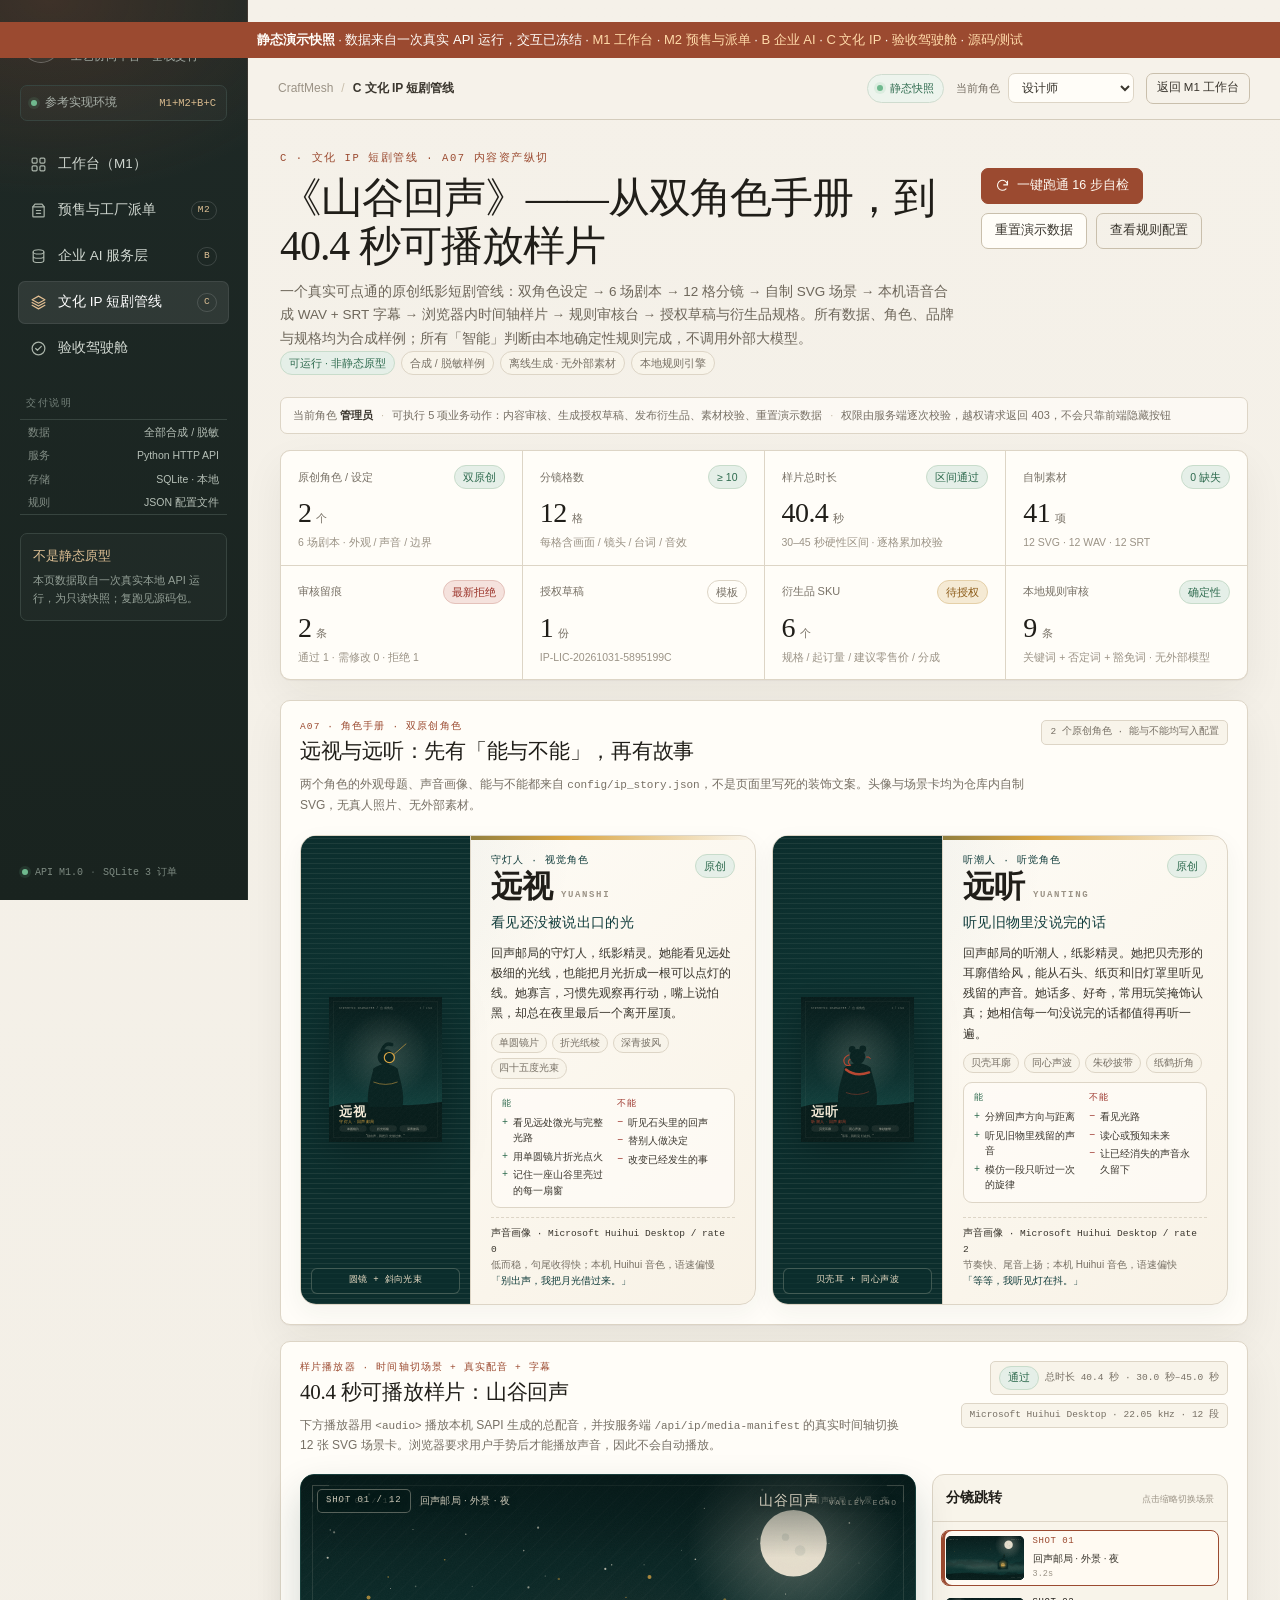
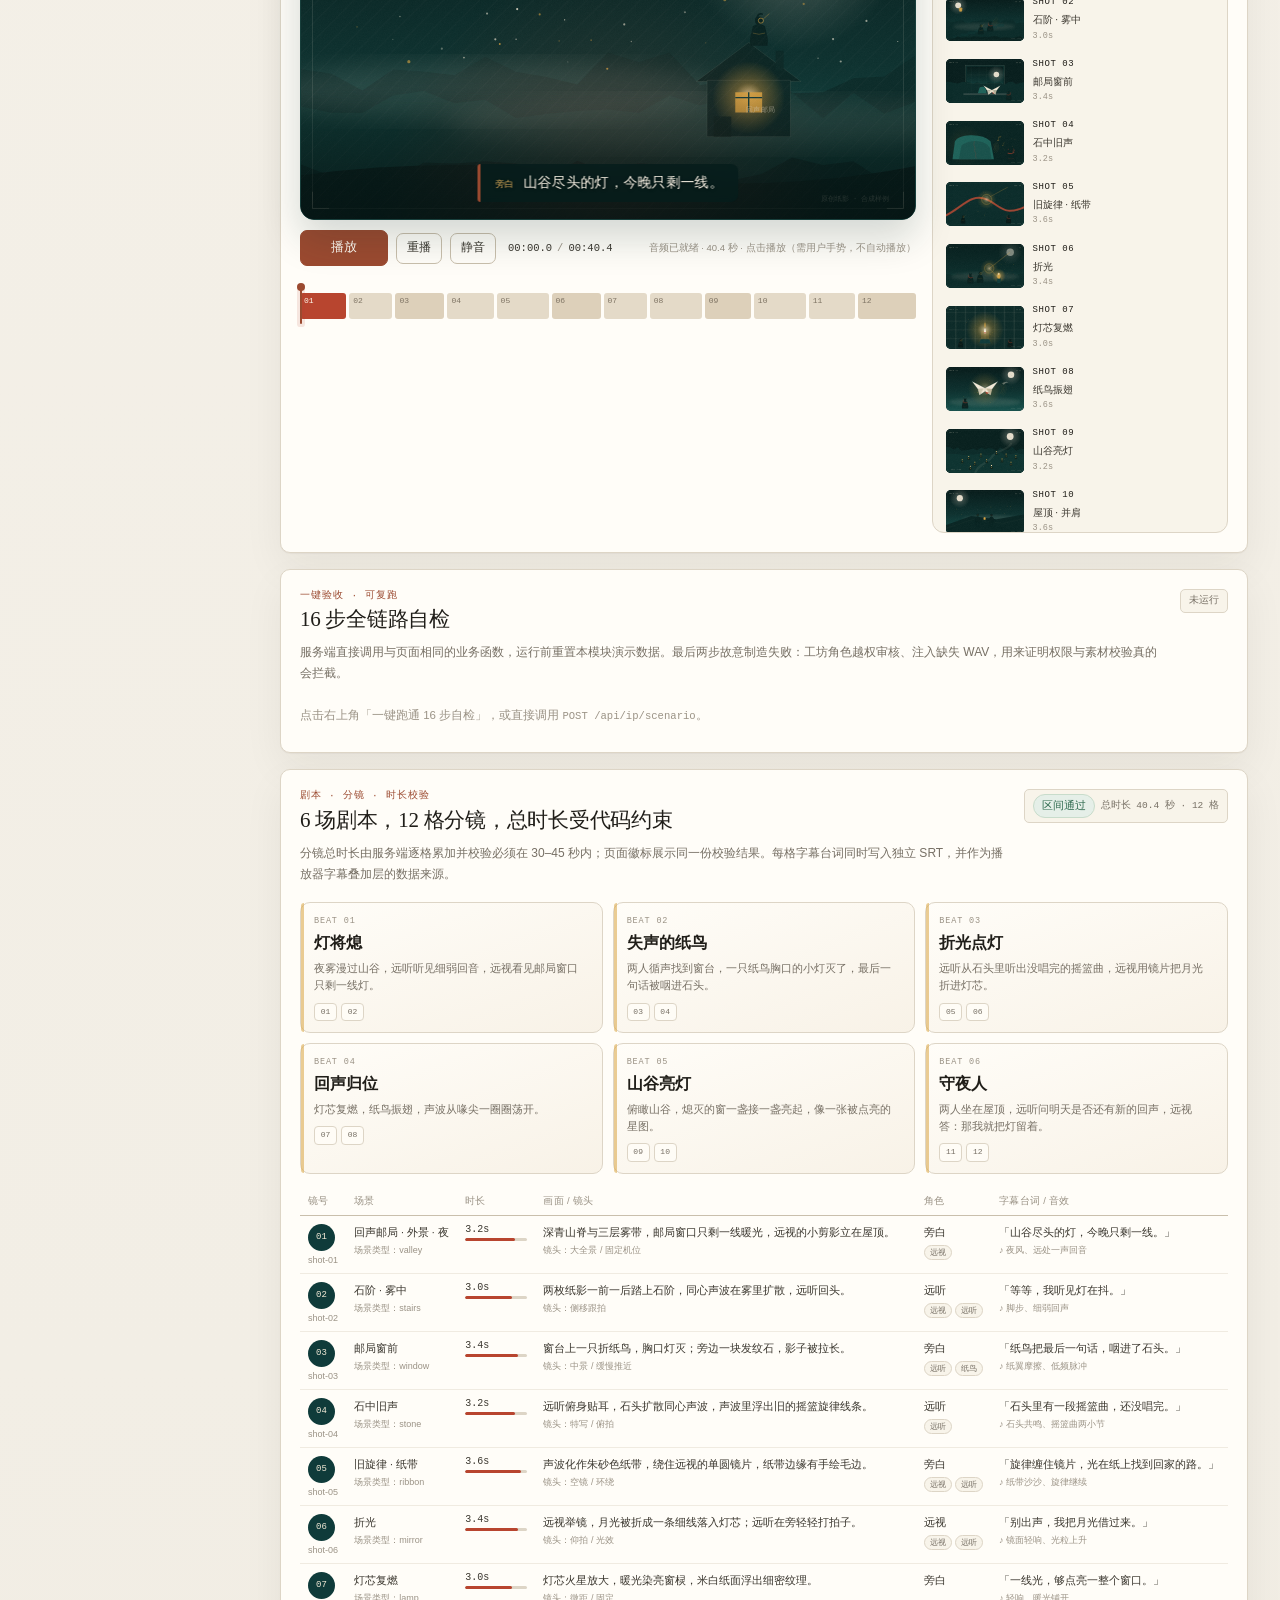
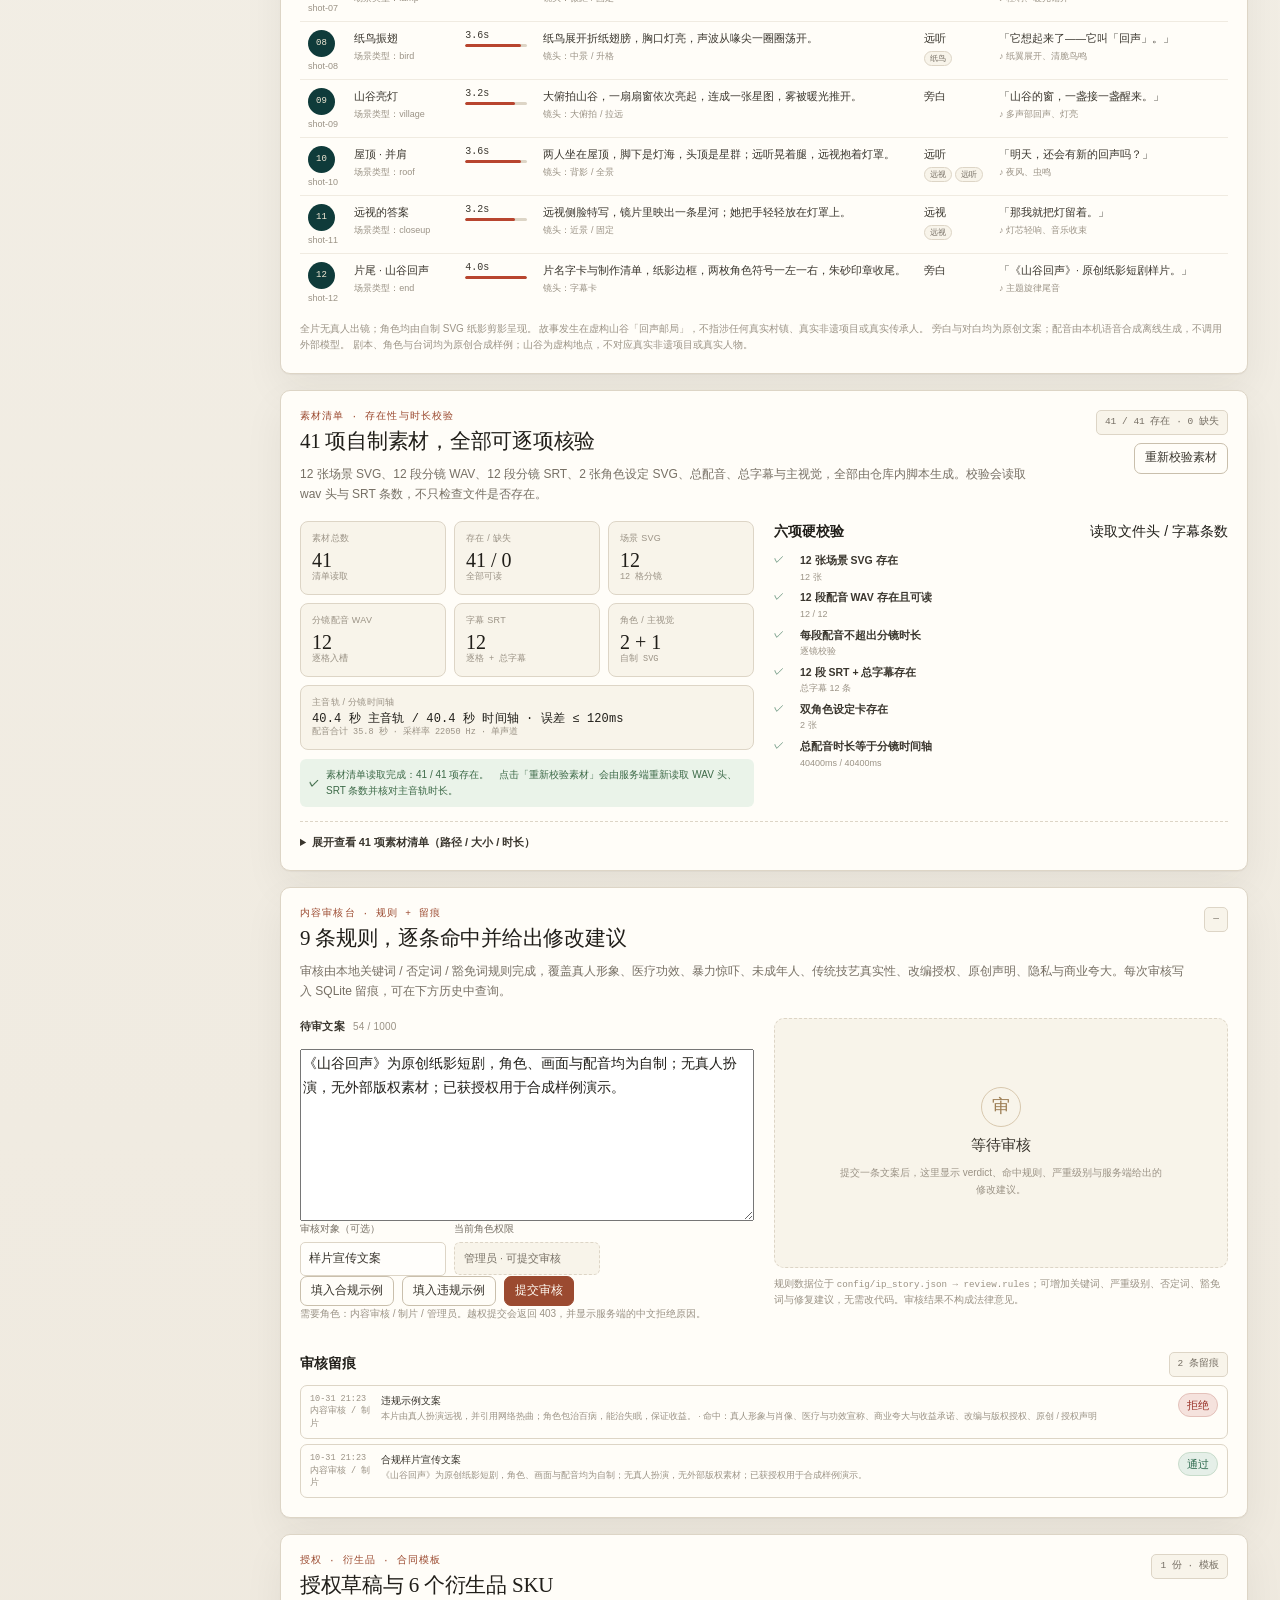
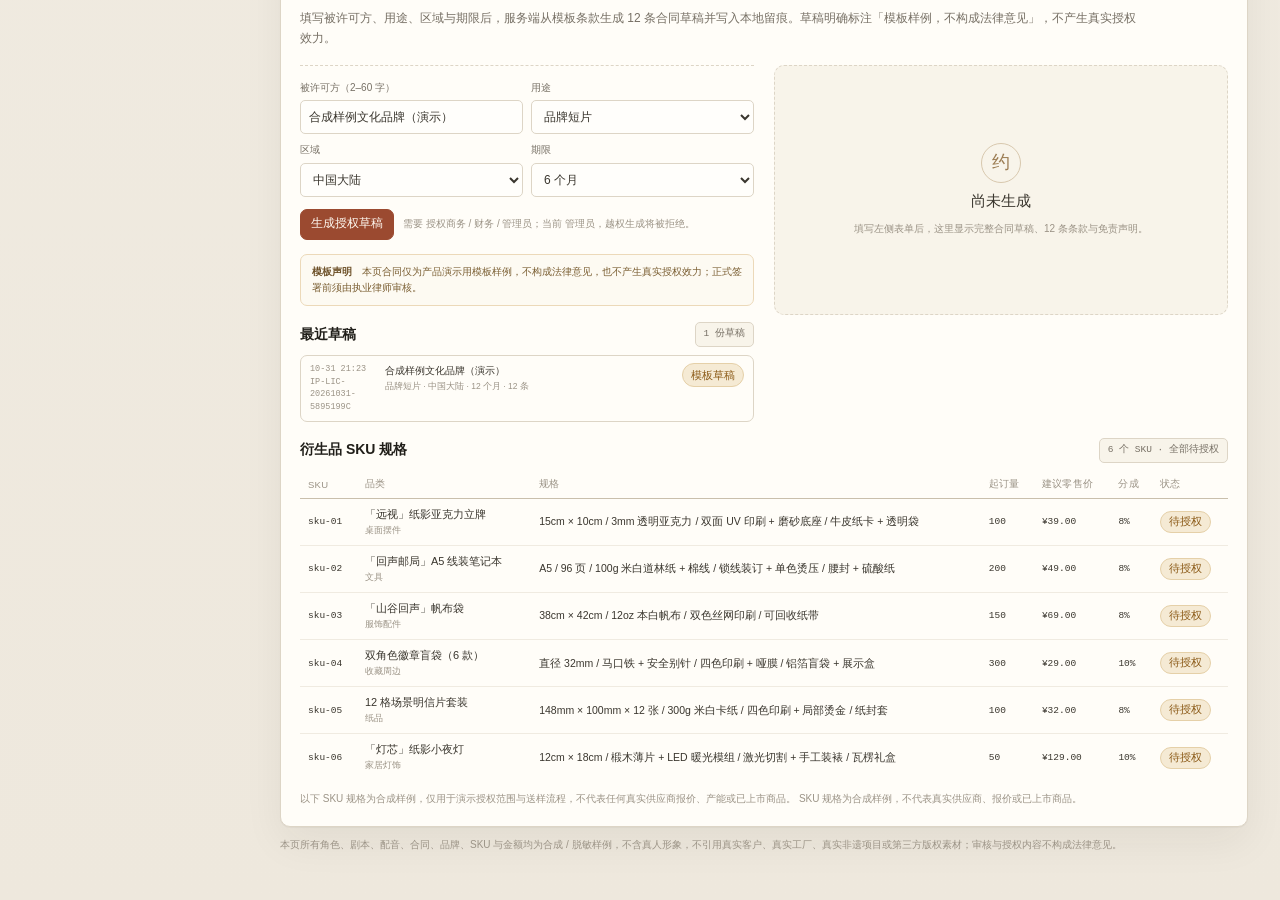
<file: docs/demo/ip.html>
<html lang="zh-CN"><head>
<meta charset="utf-8">
<meta name="viewport" content="width=device-width, initial-scale=1">
<meta name="color-scheme" content="light">
<title>CraftMesh · C 文化 IP 短剧管线 · 山谷回声</title>
<link rel="stylesheet" href="styles.css">
<link rel="stylesheet" href="pages.css">>
<link rel="stylesheet" href="ip.css">>
</head>
<body data-page="ip"><div id="static-demo-banner" style="position:sticky;top:0;z-index:9999;background:#9b4a30;color:#fffdf8;font:13px/1.7 'Segoe UI','Microsoft YaHei',sans-serif;padding:7px 14px;text-align:center"><b>静态演示快照</b> · 数据来自一次真实 API 运行，交互已冻结 · <a href="index.html" style="color:#ffd9a8">M1 工作台</a> · <a href="m2.html" style="color:#ffd9a8">M2 预售与派单</a> · <a href="ai.html" style="color:#ffd9a8">B 企业 AI</a> · <a href="ip.html" style="color:#ffd9a8">C 文化 IP</a> · <a href="evidence.html" style="color:#ffd9a8">验收驾驶舱</a> · <a href="https://github.com/Gupeat/craftmesh-m1" style="color:#ffd9a8">源码/测试</a></div><svg xmlns="http://www.w3.org/2000/svg" class="svg-sprite" aria-hidden="true"><symbol id="i-grid" viewBox="0 0 24 24"><rect x="3" y="3" width="7" height="7" rx="1.5"></rect><rect x="14" y="3" width="7" height="7" rx="1.5"></rect><rect x="3" y="14" width="7" height="7" rx="1.5"></rect><rect x="14" y="14" width="7" height="7" rx="1.5"></rect></symbol><symbol id="i-orders" viewBox="0 0 24 24"><path d="M7 3h10l3 4v13a1 1 0 0 1-1 1H5a1 1 0 0 1-1-1V7l3-4Z"></path><path d="M4 7h16M9 12h6M9 16h6"></path></symbol><symbol id="i-shield" viewBox="0 0 24 24"><path d="M12 3 4.5 6v6c0 4.6 3.2 8 7.5 9 4.3-1 7.5-4.4 7.5-9V6L12 3Z"></path><path d="m9 12 2 2 4-4"></path></symbol><symbol id="i-layers" viewBox="0 0 24 24"><path d="m12 3 9 5-9 5-9-5 9-5Z"></path><path d="m3 12 9 5 9-5M3 16l9 5 9-5"></path></symbol><symbol id="i-check" viewBox="0 0 24 24"><circle cx="12" cy="12" r="9"></circle><path d="m8 12 2.5 2.5L16 9"></path></symbol><symbol id="i-refresh" viewBox="0 0 24 24"><path d="M20 11a8 8 0 1 0-2.3 6.3M20 5v6h-6"></path></symbol><symbol id="i-plus" viewBox="0 0 24 24"><path d="M12 5v14M5 12h14"></path></symbol><symbol id="i-arrow" viewBox="0 0 24 24"><path d="M5 12h14M13 6l6 6-6 6"></path></symbol><symbol id="i-db" viewBox="0 0 24 24"><ellipse cx="12" cy="5.5" rx="7.5" ry="3"></ellipse><path d="M4.5 5.5v6c0 1.7 3.4 3 7.5 3s7.5-1.3 7.5-3v-6M4.5 11.5v6c0 1.7 3.4 3 7.5 3s7.5-1.3 7.5-3v-6"></path></symbol><symbol id="i-code" viewBox="0 0 24 24"><path d="m8 7-5 5 5 5M16 7l5 5-5 5M13 4l-2 16"></path></symbol><symbol id="i-doc" viewBox="0 0 24 24"><path d="M6 3h8l5 5v13H6V3Z"></path><path d="M14 3v5h5M9 13h7M9 17h7"></path></symbol><symbol id="i-spark" viewBox="0 0 24 24"><path d="M12 3v4M12 17v4M3 12h4M17 12h4M6 6l2.5 2.5M15.5 15.5 18 18M18 6l-2.5 2.5M8.5 15.5 6 18"></path><circle cx="12" cy="12" r="2.5"></circle></symbol><symbol id="i-play" viewBox="0 0 24 24"><path d="M8 5v14l11-7-11-7Z"></path></symbol><symbol id="i-mic" viewBox="0 0 24 24"><rect x="9" y="3" width="6" height="11" rx="3"></rect><path d="M5 11a7 7 0 0 0 14 0M12 18v3M9 21h6"></path></symbol><symbol id="i-film" viewBox="0 0 24 24"><rect x="3" y="4" width="18" height="16" rx="2"></rect><path d="M7 4v16M17 4v16M3 9h4M3 15h4M17 9h4M17 15h4"></path></symbol></svg>
<div class="app-shell">
  <aside class="sidebar" id="sidebar">
      <div class="brand">
        <div class="brand-mark">CM</div>
        <div>
          <div class="brand-name">CraftMesh</div>
          <div class="brand-sub">工艺协同中台 · 全栈交付</div>
        </div>
      </div>
      <div class="workspace-pill">
        <span class="live-dot"></span>
        <span>参考实现环境</span>
        <span class="workspace-version">M1+M2+B+C</span>
      </div>
      <nav class="sidebar-nav" aria-label="主导航"><a class="nav-item nav-link" href="index.html">
        <svg class="icon"><use href="#i-grid"></use></svg>
        <span>工作台（M1）</span>
        
      </a><a class="nav-item nav-link" href="m2.html">
        <svg class="icon"><use href="#i-orders"></use></svg>
        <span>预售与工厂派单</span>
        <span class="nav-kicker">M2</span>
      </a><a class="nav-item nav-link" href="ai.html">
        <svg class="icon"><use href="#i-db"></use></svg>
        <span>企业 AI 服务层</span>
        <span class="nav-kicker">B</span>
      </a><a class="nav-item nav-link is-active" href="ip.html">
        <svg class="icon"><use href="#i-layers"></use></svg>
        <span>文化 IP 短剧管线</span>
        <span class="nav-kicker">C</span>
      </a><a class="nav-item nav-link" href="evidence.html">
        <svg class="icon"><use href="#i-check"></use></svg>
        <span>验收驾驶舱</span>
        
      </a></nav>
      <div class="sidebar-section-label">交付说明</div>
      <div class="sidebar-meta">
        <div><span>数据</span><strong>全部合成 / 脱敏</strong></div>
        <div><span>服务</span><strong>Python HTTP API</strong></div>
        <div><span>存储</span><strong>SQLite · 本地</strong></div>
        <div><span>规则</span><strong>JSON 配置文件</strong></div>
      </div>
      <div class="sidebar-note">
        <div class="note-kicker">不是静态原型</div>
        <p>本页数据取自一次真实本地 API 运行，为只读快照；复跑见源码包。</p>
      </div>
      <div class="sidebar-foot">
        <span class="live-dot"></span>
        <span id="apiVersion">API M1.0</span>
        <span class="dot-sep">·</span>
        <span id="apiState">SQLite 3 订单</span>
      </div></aside>
  <main class="main-column">
    <header class="topbar" id="topbar">
      <div class="topbar-left">
        <div class="crumb">
          <span class="crumb-root">CraftMesh</span>
          <span class="crumb-sep">/</span>
          <strong>C 文化 IP 短剧管线</strong>
        </div>
      </div>
      <div class="topbar-right">
        <span class="api-badge" id="apiBadge"><span class="live-dot"></span><span>静态快照</span></span>
        <label class="role-switcher"><span>当前角色</span>
          <select id="shellRole" aria-label="切换演示角色">
            <option value="designer">设计师</option><option value="ops">生产运营</option><option value="workshop">工坊</option><option value="finance">财务</option><option value="buyer">买家 / 支持者</option><option value="admin">管理员</option>
          </select>
        </label>
        <a class="btn btn-ghost btn-small" href="index.html">返回 M1 工作台</a>
      </div></header>
    <div class="content">
      <section class="page-head">
        <div class="page-head-copy">
          <div class="eyebrow">C · 文化 IP 短剧管线 · A07 内容资产纵切</div>
          <h1>《山谷回声》——从双角色手册，到 40.4 秒可播放样片</h1>
          <p class="lede">一个真实可点通的原创纸影短剧管线：双角色设定 → 6 场剧本 → 12 格分镜 → 自制 SVG 场景 → 本机语音合成 WAV + SRT 字幕 → 浏览器内时间轴样片 → 规则审核台 → 授权草稿与衍生品规格。所有数据、角色、品牌与规格均为合成样例；所有「智能」判断由本地确定性规则完成，不调用外部大模型。</p>
          <div class="pill-row">
            <span class="tag tag-green">可运行 · 非静态原型</span>
            <span class="tag">合成 / 脱敏样例</span>
            <span class="tag">离线生成 · 无外部素材</span>
            <span class="tag">本地规则引擎</span>
          </div>
        </div>
        <div class="page-actions">
          <button class="btn btn-primary" data-action="run-scenario" id="btnScenario">
            <svg class="icon"><use href="#i-refresh"></use></svg><span>一键跑通 16 步自检</span>
          </button>
          <button class="btn" data-action="reset-demo" id="btnReset">重置演示数据</button>
          <a class="btn btn-ghost" href="/api/ip/config" target="_blank" rel="noreferrer">查看规则配置</a>
        </div>
      </section>

      <div class="role-strip" id="roleStrip"><span>当前角色 <strong>管理员</strong></span><span class="dot-sep">·</span><span>可执行 5 项业务动作：内容审核、生成授权草稿、发布衍生品、素材校验、重置演示数据</span><span class="dot-sep">·</span><span>权限由服务端逐次校验，越权请求返回 403，不会只靠前端隐藏按钮</span></div>

      <section class="kpi-grid" id="kpis" aria-label="文化 IP 管线概览"><div class="kpi-card"><div class="kpi-top"><span>原创角色 / 设定</span><span class="tag tag-green">双原创</span></div><div class="kpi-value">2<small>个</small></div><div class="kpi-foot">6 场剧本 · 外观 / 声音 / 边界</div></div><div class="kpi-card"><div class="kpi-top"><span>分镜格数</span><span class="tag tag-green">≥ 10</span></div><div class="kpi-value">12<small>格</small></div><div class="kpi-foot">每格含画面 / 镜头 / 台词 / 音效</div></div><div class="kpi-card"><div class="kpi-top"><span>样片总时长</span><span class="tag tag-green">区间通过</span></div><div class="kpi-value">40.4<small>秒</small></div><div class="kpi-foot">30–45 秒硬性区间 · 逐格累加校验</div></div><div class="kpi-card"><div class="kpi-top"><span>自制素材</span><span class="tag tag-green">0 缺失</span></div><div class="kpi-value">41<small>项</small></div><div class="kpi-foot">12 SVG · 12 WAV · 12 SRT</div></div><div class="kpi-card"><div class="kpi-top"><span>审核留痕</span><span class="tag tag-red">最新拒绝</span></div><div class="kpi-value">2<small>条</small></div><div class="kpi-foot">通过 1 · 需修改 0 · 拒绝 1</div></div><div class="kpi-card"><div class="kpi-top"><span>授权草稿</span><span class="tag tag-muted">模板</span></div><div class="kpi-value">1<small>份</small></div><div class="kpi-foot">IP-LIC-20261031-5895199C</div></div><div class="kpi-card"><div class="kpi-top"><span>衍生品 SKU</span><span class="tag tag-amber">待授权</span></div><div class="kpi-value">6<small>个</small></div><div class="kpi-foot">规格 / 起订量 / 建议零售价 / 分成</div></div><div class="kpi-card"><div class="kpi-top"><span>本地规则审核</span><span class="tag tag-green">确定性</span></div><div class="kpi-value">9<small>条</small></div><div class="kpi-foot">关键词 + 否定词 + 豁免词 · 无外部模型</div></div></section>

      <section class="panel" id="characters">
        <div class="panel-head">
          <div>
            <div class="panel-kicker">A07 · 角色手册 · 双原创角色</div>
            <h2>远视与远听：先有「能与不能」，再有故事</h2>
            <p class="panel-copy">两个角色的外观母题、声音画像、能与不能都来自 <code>config/ip_story.json</code>，不是页面里写死的装饰文案。头像与场景卡均为仓库内自制 SVG，无真人照片、无外部素材。</p>
          </div>
          <span class="server-chip" id="characterChip">2 个原创角色 · 能与不能均写入配置</span>
        </div>
        <div class="ip-character-grid" id="charactersGrid"><article class="ip-character-card" style="--ch:#0f3b3a"><div class="ip-character-portrait"><img src="media/characters/yuanshi.svg" alt="远视 角色设定卡（自制 SVG）" loading="lazy"><span class="ip-character-symbol">圆镜 + 斜向光束</span></div><div class="ip-character-body"><div class="ip-character-top"><div><div class="ip-character-role">守灯人 · 视觉角色</div><h3>远视 <small>YUANSHI</small></h3></div><span class="tag tag-green">原创</span></div><p class="ip-character-tagline">看见还没被说出口的光</p><p class="ip-character-setting">回声邮局的守灯人，纸影精灵。她能看见远处极细的光线，也能把月光折成一根可以点灯的线。她寡言，习惯先观察再行动，嘴上说怕黑，却总在夜里最后一个离开屋顶。</p><div class="ip-character-motifs"><span class="tag">单圆镜片</span><span class="tag">折光纸棱</span><span class="tag">深青披风</span><span class="tag">四十五度光束</span></div><div class="ip-character-abilities"><div><span class="ip-ability-label">能</span><ul><li>看见远处微光与完整光路</li><li>用单圆镜片折光点火</li><li>记住一座山谷里亮过的每一扇窗</li></ul></div><div class="is-cannot"><span class="ip-ability-label is-cannot">不能</span><ul><li>听见石头里的回声</li><li>替别人做决定</li><li>改变已经发生的事</li></ul></div></div><div class="ip-character-voice"><strong>声音画像 · Microsoft Huihui Desktop / rate 0</strong>低而稳，句尾收得快；本机 Huihui 音色，语速偏慢<br><em>「别出声，我把月光借过来。」</em></div></div></article><article class="ip-character-card" style="--ch:#0f3b3a"><div class="ip-character-portrait"><img src="media/characters/yuanting.svg" alt="远听 角色设定卡（自制 SVG）" loading="lazy"><span class="ip-character-symbol">贝壳耳 + 同心声波</span></div><div class="ip-character-body"><div class="ip-character-top"><div><div class="ip-character-role">听潮人 · 听觉角色</div><h3>远听 <small>YUANTING</small></h3></div><span class="tag tag-green">原创</span></div><p class="ip-character-tagline">听见旧物里没说完的话</p><p class="ip-character-setting">回声邮局的听潮人，纸影精灵。她把贝壳形的耳廓借给风，能从石头、纸页和旧灯罩里听见残留的声音。她话多、好奇，常用玩笑掩饰认真；她相信每一句没说完的话都值得再听一遍。</p><div class="ip-character-motifs"><span class="tag">贝壳耳廓</span><span class="tag">同心声波</span><span class="tag">朱砂披带</span><span class="tag">纸鹤折角</span></div><div class="ip-character-abilities"><div><span class="ip-ability-label">能</span><ul><li>分辨回声方向与距离</li><li>听见旧物里残留的声音</li><li>模仿一段只听过一次的旋律</li></ul></div><div class="is-cannot"><span class="ip-ability-label is-cannot">不能</span><ul><li>看见光路</li><li>读心或预知未来</li><li>让已经消失的声音永久留下</li></ul></div></div><div class="ip-character-voice"><strong>声音画像 · Microsoft Huihui Desktop / rate 2</strong>节奏快、尾音上扬；本机 Huihui 音色，语速偏快<br><em>「等等，我听见灯在抖。」</em></div></div></article></div>
      </section>

      <section class="panel" id="sample">
        <div class="panel-head">
          <div>
            <div class="panel-kicker">样片播放器 · 时间轴切场景 + 真实配音 + 字幕</div>
            <h2>40.4 秒可播放样片：<span id="playerTitle">山谷回声</span></h2>
            <p class="panel-copy">下方播放器用 <code>&lt;audio&gt;</code> 播放本机 SAPI 生成的总配音，并按服务端 <code>/api/ip/media-manifest</code> 的真实时间轴切换 12 张 SVG 场景卡。浏览器要求用户手势后才能播放声音，因此不会自动播放。</p>
          </div>
          <div class="ip-head-chips">
            <span class="server-chip" id="playerDurationChip"><span class="tag tag-green">通过</span> 总时长 40.4 秒 · 30.0 秒–45.0 秒</span>
            <span class="server-chip" id="playerFormatChip">Microsoft Huihui Desktop · 22.05 kHz · 12 段</span>
          </div>
        </div>
        <div class="ip-player-grid">
          <div class="ip-player-main">
            <div class="ip-stage" id="stageFrame">
              <img id="stageImage" src="media/scenes/shot-01.svg" alt="分镜 1 场景卡">
              <div class="ip-stage-shade"></div>
              <div class="ip-stage-meta">
                <span class="ip-scene-no" id="stageNo">SHOT 01 / 12</span>
                <span id="stageScene">回声邮局 · 外景 · 夜</span>
              </div>
              <div class="ip-stage-title">山谷回声 <span>VALLEY ECHO</span></div>
              <div class="ip-subtitle" id="stageCaption"><b id="stageSpeaker">旁白</b><span id="stageLine">山谷尽头的灯，今晚只剩一线。</span></div>
              <button class="ip-endcard" id="endCard" type="button" data-action="restart-sample" aria-label="重播样片">
                <span class="ip-endcard-mark">END</span>
                <strong>样片结束</strong>
                <span>点击重播 · 全部画面与声音均为本地自制</span>
              </button>
            </div>
            <div class="ip-controls">
              <button class="btn btn-primary ip-play" id="btnPlay" type="button" aria-label="播放样片"><span id="playLabel">播放</span></button>
              <button class="btn btn-small" id="btnRestart" type="button">重播</button>
              <button class="btn btn-small" id="btnMute" type="button" aria-pressed="false">静音</button>
              <div class="ip-time"><span id="timeNow">00:00.0</span><span class="ip-time-sep">/</span><span id="timeTotal">00:40.4</span></div>
              <span class="ip-play-note" id="playNote">音频已就绪 · 40.4 秒 · 点击播放（需用户手势，不自动播放）</span>
            </div>
            <div class="ip-timeline" id="timeline" role="slider" aria-label="样片时间轴" aria-valuemin="0" aria-valuemax="40400" aria-valuenow="0" tabindex="0">
              <div class="ip-timeline-segments" id="timelineSegments"><div class="ip-timeline-seg is-active" data-index="0" style="width:7.9208%" title="SHOT 01 · 回声邮局 · 外景 · 夜 · 3.2s"><span>01</span></div><div class="ip-timeline-seg" data-index="1" style="width:7.4257%" title="SHOT 02 · 石阶 · 雾中 · 3.0s"><span>02</span></div><div class="ip-timeline-seg" data-index="2" style="width:8.4158%" title="SHOT 03 · 邮局窗前 · 3.4s"><span>03</span></div><div class="ip-timeline-seg" data-index="3" style="width:7.9208%" title="SHOT 04 · 石中旧声 · 3.2s"><span>04</span></div><div class="ip-timeline-seg" data-index="4" style="width:8.9109%" title="SHOT 05 · 旧旋律 · 纸带 · 3.6s"><span>05</span></div><div class="ip-timeline-seg" data-index="5" style="width:8.4158%" title="SHOT 06 · 折光 · 3.4s"><span>06</span></div><div class="ip-timeline-seg" data-index="6" style="width:7.4257%" title="SHOT 07 · 灯芯复燃 · 3.0s"><span>07</span></div><div class="ip-timeline-seg" data-index="7" style="width:8.9109%" title="SHOT 08 · 纸鸟振翅 · 3.6s"><span>08</span></div><div class="ip-timeline-seg" data-index="8" style="width:7.9208%" title="SHOT 09 · 山谷亮灯 · 3.2s"><span>09</span></div><div class="ip-timeline-seg" data-index="9" style="width:8.9109%" title="SHOT 10 · 屋顶 · 并肩 · 3.6s"><span>10</span></div><div class="ip-timeline-seg" data-index="10" style="width:7.9208%" title="SHOT 11 · 远视的答案 · 3.2s"><span>11</span></div><div class="ip-timeline-seg" data-index="11" style="width:9.9010%" title="SHOT 12 · 片尾 · 山谷回声 · 4.0s"><span>12</span></div></div>
              <div class="ip-timeline-progress" id="timelineProgress" style="width: 0%;"></div>
              <div class="ip-timeline-head" id="timelineHead" style="left: 0%;"></div>
            </div>
            <audio id="ipAudio" preload="metadata" src="blob:http://127.0.0.1:8787/d0bbe5a9-de2a-4eda-81fd-01911eb6d5d3"></audio>
          </div>
          <aside class="ip-shot-rail">
            <div class="ip-rail-head"><strong>分镜跳转</strong><span id="railHint">点击缩略切换场景</span></div>
            <div class="ip-thumbs" id="shotThumbs"><button type="button" class="ip-thumb is-active" data-shot="0" aria-label="跳转分镜 01：回声邮局 · 外景 · 夜" aria-current="true"><img src="media/scenes/shot-01.svg" alt="分镜 01 场景缩略图" loading="lazy"><span class="ip-thumb-meta"><b>SHOT 01</b><strong>回声邮局 · 外景 · 夜</strong><span>3.2s</span></span></button><button type="button" class="ip-thumb" data-shot="1" aria-label="跳转分镜 02：石阶 · 雾中"><img src="media/scenes/shot-02.svg" alt="分镜 02 场景缩略图" loading="lazy"><span class="ip-thumb-meta"><b>SHOT 02</b><strong>石阶 · 雾中</strong><span>3.0s</span></span></button><button type="button" class="ip-thumb" data-shot="2" aria-label="跳转分镜 03：邮局窗前"><img src="media/scenes/shot-03.svg" alt="分镜 03 场景缩略图" loading="lazy"><span class="ip-thumb-meta"><b>SHOT 03</b><strong>邮局窗前</strong><span>3.4s</span></span></button><button type="button" class="ip-thumb" data-shot="3" aria-label="跳转分镜 04：石中旧声"><img src="media/scenes/shot-04.svg" alt="分镜 04 场景缩略图" loading="lazy"><span class="ip-thumb-meta"><b>SHOT 04</b><strong>石中旧声</strong><span>3.2s</span></span></button><button type="button" class="ip-thumb" data-shot="4" aria-label="跳转分镜 05：旧旋律 · 纸带"><img src="media/scenes/shot-05.svg" alt="分镜 05 场景缩略图" loading="lazy"><span class="ip-thumb-meta"><b>SHOT 05</b><strong>旧旋律 · 纸带</strong><span>3.6s</span></span></button><button type="button" class="ip-thumb" data-shot="5" aria-label="跳转分镜 06：折光"><img src="media/scenes/shot-06.svg" alt="分镜 06 场景缩略图" loading="lazy"><span class="ip-thumb-meta"><b>SHOT 06</b><strong>折光</strong><span>3.4s</span></span></button><button type="button" class="ip-thumb" data-shot="6" aria-label="跳转分镜 07：灯芯复燃"><img src="media/scenes/shot-07.svg" alt="分镜 07 场景缩略图" loading="lazy"><span class="ip-thumb-meta"><b>SHOT 07</b><strong>灯芯复燃</strong><span>3.0s</span></span></button><button type="button" class="ip-thumb" data-shot="7" aria-label="跳转分镜 08：纸鸟振翅"><img src="media/scenes/shot-08.svg" alt="分镜 08 场景缩略图" loading="lazy"><span class="ip-thumb-meta"><b>SHOT 08</b><strong>纸鸟振翅</strong><span>3.6s</span></span></button><button type="button" class="ip-thumb" data-shot="8" aria-label="跳转分镜 09：山谷亮灯"><img src="media/scenes/shot-09.svg" alt="分镜 09 场景缩略图" loading="lazy"><span class="ip-thumb-meta"><b>SHOT 09</b><strong>山谷亮灯</strong><span>3.2s</span></span></button><button type="button" class="ip-thumb" data-shot="9" aria-label="跳转分镜 10：屋顶 · 并肩"><img src="media/scenes/shot-10.svg" alt="分镜 10 场景缩略图" loading="lazy"><span class="ip-thumb-meta"><b>SHOT 10</b><strong>屋顶 · 并肩</strong><span>3.6s</span></span></button><button type="button" class="ip-thumb" data-shot="10" aria-label="跳转分镜 11：远视的答案"><img src="media/scenes/shot-11.svg" alt="分镜 11 场景缩略图" loading="lazy"><span class="ip-thumb-meta"><b>SHOT 11</b><strong>远视的答案</strong><span>3.2s</span></span></button><button type="button" class="ip-thumb" data-shot="11" aria-label="跳转分镜 12：片尾 · 山谷回声"><img src="media/scenes/shot-12.svg" alt="分镜 12 场景缩略图" loading="lazy"><span class="ip-thumb-meta"><b>SHOT 12</b><strong>片尾 · 山谷回声</strong><span>4.0s</span></span></button></div>
          </aside>
        </div>
      </section>

      <section class="panel" id="scenario">
        <div class="panel-head">
          <div>
            <div class="panel-kicker">一键验收 · 可复跑</div>
            <h2>16 步全链路自检</h2>
            <p class="panel-copy">服务端直接调用与页面相同的业务函数，运行前重置本模块演示数据。最后两步故意制造失败：工坊角色越权审核、注入缺失 WAV，用来证明权限与素材校验真的会拦截。</p>
          </div>
          <span class="server-chip" id="scenarioChip">未运行</span>
        </div>
        <div id="scenarioBody" class="scenario-body">
          <p class="empty-copy">点击右上角「一键跑通 16 步自检」，或直接调用 <code>POST /api/ip/scenario</code>。</p>
        </div>
      </section>

      <section class="panel" id="story">
        <div class="panel-head">
          <div>
            <div class="panel-kicker">剧本 · 分镜 · 时长校验</div>
            <h2>6 场剧本，12 格分镜，总时长受代码约束</h2>
            <p class="panel-copy">分镜总时长由服务端逐格累加并校验必须在 30–45 秒内；页面徽标展示同一份校验结果。每格字幕台词同时写入独立 SRT，并作为播放器字幕叠加层的数据来源。</p>
          </div>
          <span class="server-chip" id="durationBadge"><span class="tag tag-green">区间通过</span> 总时长 40.4 秒 · 12 格</span>
        </div>
        <div class="ip-beats" id="beatsGrid"><article class="ip-beat"><div class="ip-beat-no">BEAT 01</div><h3>灯将熄</h3><p>夜雾漫过山谷，远听听见细弱回音，远视看见邮局窗口只剩一线灯。</p><div class="ip-beat-shots"><span>01</span><span>02</span></div></article><article class="ip-beat"><div class="ip-beat-no">BEAT 02</div><h3>失声的纸鸟</h3><p>两人循声找到窗台，一只纸鸟胸口的小灯灭了，最后一句话被咽进石头。</p><div class="ip-beat-shots"><span>03</span><span>04</span></div></article><article class="ip-beat"><div class="ip-beat-no">BEAT 03</div><h3>折光点灯</h3><p>远听从石头里听出没唱完的摇篮曲，远视用镜片把月光折进灯芯。</p><div class="ip-beat-shots"><span>05</span><span>06</span></div></article><article class="ip-beat"><div class="ip-beat-no">BEAT 04</div><h3>回声归位</h3><p>灯芯复燃，纸鸟振翅，声波从喙尖一圈圈荡开。</p><div class="ip-beat-shots"><span>07</span><span>08</span></div></article><article class="ip-beat"><div class="ip-beat-no">BEAT 05</div><h3>山谷亮灯</h3><p>俯瞰山谷，熄灭的窗一盏接一盏亮起，像一张被点亮的星图。</p><div class="ip-beat-shots"><span>09</span><span>10</span></div></article><article class="ip-beat"><div class="ip-beat-no">BEAT 06</div><h3>守夜人</h3><p>两人坐在屋顶，远听问明天是否还有新的回声，远视答：那我就把灯留着。</p><div class="ip-beat-shots"><span>11</span><span>12</span></div></article></div>
        <div class="table-wrap ip-shot-table">
          <table class="data-table">
            <thead><tr><th>镜号</th><th>场景</th><th>时长</th><th>画面 / 镜头</th><th>角色</th><th>字幕台词 / 音效</th></tr></thead>
            <tbody id="shotTableBody"><tr><td class="ip-td-shot"><span class="ip-shot-no">01</span><span class="ip-shot-scene">shot-01</span></td><td><div class="ip-cell-main">回声邮局 · 外景 · 夜</div><div class="ip-cell-sub">场景类型：valley</div></td><td><div class="ip-duration"><b>3.2s</b><span class="ip-duration-track"><i style="width:80%"></i></span></div></td><td><div class="ip-cell-main">深青山脊与三层雾带，邮局窗口只剩一线暖光，远视的小剪影立在屋顶。</div><div class="ip-cell-sub">镜头：大全景 / 固定机位</div></td><td><div class="ip-cell-caption">旁白</div><div class="ip-cell-chars"><span class="tag">远视</span></div></td><td><div class="ip-cell-caption">「山谷尽头的灯，今晚只剩一线。」</div><div class="ip-cell-sfx">♪ 夜风、远处一声回音</div></td></tr><tr><td class="ip-td-shot"><span class="ip-shot-no">02</span><span class="ip-shot-scene">shot-02</span></td><td><div class="ip-cell-main">石阶 · 雾中</div><div class="ip-cell-sub">场景类型：stairs</div></td><td><div class="ip-duration"><b>3.0s</b><span class="ip-duration-track"><i style="width:75%"></i></span></div></td><td><div class="ip-cell-main">两枚纸影一前一后踏上石阶，同心声波在雾里扩散，远听回头。</div><div class="ip-cell-sub">镜头：侧移跟拍</div></td><td><div class="ip-cell-caption">远听</div><div class="ip-cell-chars"><span class="tag">远视</span><span class="tag">远听</span></div></td><td><div class="ip-cell-caption">「等等，我听见灯在抖。」</div><div class="ip-cell-sfx">♪ 脚步、细弱回声</div></td></tr><tr><td class="ip-td-shot"><span class="ip-shot-no">03</span><span class="ip-shot-scene">shot-03</span></td><td><div class="ip-cell-main">邮局窗前</div><div class="ip-cell-sub">场景类型：window</div></td><td><div class="ip-duration"><b>3.4s</b><span class="ip-duration-track"><i style="width:85%"></i></span></div></td><td><div class="ip-cell-main">窗台上一只折纸鸟，胸口灯灭；旁边一块发纹石，影子被拉长。</div><div class="ip-cell-sub">镜头：中景 / 缓慢推近</div></td><td><div class="ip-cell-caption">旁白</div><div class="ip-cell-chars"><span class="tag">远听</span><span class="tag">纸鸟</span></div></td><td><div class="ip-cell-caption">「纸鸟把最后一句话，咽进了石头。」</div><div class="ip-cell-sfx">♪ 纸翼摩擦、低频脉冲</div></td></tr><tr><td class="ip-td-shot"><span class="ip-shot-no">04</span><span class="ip-shot-scene">shot-04</span></td><td><div class="ip-cell-main">石中旧声</div><div class="ip-cell-sub">场景类型：stone</div></td><td><div class="ip-duration"><b>3.2s</b><span class="ip-duration-track"><i style="width:80%"></i></span></div></td><td><div class="ip-cell-main">远听俯身贴耳，石头扩散同心声波，声波里浮出旧的摇篮旋律线条。</div><div class="ip-cell-sub">镜头：特写 / 俯拍</div></td><td><div class="ip-cell-caption">远听</div><div class="ip-cell-chars"><span class="tag">远听</span></div></td><td><div class="ip-cell-caption">「石头里有一段摇篮曲，还没唱完。」</div><div class="ip-cell-sfx">♪ 石头共鸣、摇篮曲两小节</div></td></tr><tr><td class="ip-td-shot"><span class="ip-shot-no">05</span><span class="ip-shot-scene">shot-05</span></td><td><div class="ip-cell-main">旧旋律 · 纸带</div><div class="ip-cell-sub">场景类型：ribbon</div></td><td><div class="ip-duration"><b>3.6s</b><span class="ip-duration-track"><i style="width:90%"></i></span></div></td><td><div class="ip-cell-main">声波化作朱砂色纸带，绕住远视的单圆镜片，纸带边缘有手绘毛边。</div><div class="ip-cell-sub">镜头：空镜 / 环绕</div></td><td><div class="ip-cell-caption">旁白</div><div class="ip-cell-chars"><span class="tag">远视</span><span class="tag">远听</span></div></td><td><div class="ip-cell-caption">「旋律缠住镜片，光在纸上找到回家的路。」</div><div class="ip-cell-sfx">♪ 纸带沙沙、旋律继续</div></td></tr><tr><td class="ip-td-shot"><span class="ip-shot-no">06</span><span class="ip-shot-scene">shot-06</span></td><td><div class="ip-cell-main">折光</div><div class="ip-cell-sub">场景类型：mirror</div></td><td><div class="ip-duration"><b>3.4s</b><span class="ip-duration-track"><i style="width:85%"></i></span></div></td><td><div class="ip-cell-main">远视举镜，月光被折成一条细线落入灯芯；远听在旁轻轻打拍子。</div><div class="ip-cell-sub">镜头：仰拍 / 光效</div></td><td><div class="ip-cell-caption">远视</div><div class="ip-cell-chars"><span class="tag">远视</span><span class="tag">远听</span></div></td><td><div class="ip-cell-caption">「别出声，我把月光借过来。」</div><div class="ip-cell-sfx">♪ 镜面轻响、光粒上升</div></td></tr><tr><td class="ip-td-shot"><span class="ip-shot-no">07</span><span class="ip-shot-scene">shot-07</span></td><td><div class="ip-cell-main">灯芯复燃</div><div class="ip-cell-sub">场景类型：lamp</div></td><td><div class="ip-duration"><b>3.0s</b><span class="ip-duration-track"><i style="width:75%"></i></span></div></td><td><div class="ip-cell-main">灯芯火星放大，暖光染亮窗棂，米白纸面浮出细密纹理。</div><div class="ip-cell-sub">镜头：微距 / 固定</div></td><td><div class="ip-cell-caption">旁白</div><div class="ip-cell-chars"></div></td><td><div class="ip-cell-caption">「一线光，够点亮一整个窗口。」</div><div class="ip-cell-sfx">♪ 轻响、暖光铺开</div></td></tr><tr><td class="ip-td-shot"><span class="ip-shot-no">08</span><span class="ip-shot-scene">shot-08</span></td><td><div class="ip-cell-main">纸鸟振翅</div><div class="ip-cell-sub">场景类型：bird</div></td><td><div class="ip-duration"><b>3.6s</b><span class="ip-duration-track"><i style="width:90%"></i></span></div></td><td><div class="ip-cell-main">纸鸟展开折纸翅膀，胸口灯亮，声波从喙尖一圈圈荡开。</div><div class="ip-cell-sub">镜头：中景 / 升格</div></td><td><div class="ip-cell-caption">远听</div><div class="ip-cell-chars"><span class="tag">纸鸟</span></div></td><td><div class="ip-cell-caption">「它想起来了——它叫「回声」。」</div><div class="ip-cell-sfx">♪ 纸翼展开、清脆鸟鸣</div></td></tr><tr><td class="ip-td-shot"><span class="ip-shot-no">09</span><span class="ip-shot-scene">shot-09</span></td><td><div class="ip-cell-main">山谷亮灯</div><div class="ip-cell-sub">场景类型：village</div></td><td><div class="ip-duration"><b>3.2s</b><span class="ip-duration-track"><i style="width:80%"></i></span></div></td><td><div class="ip-cell-main">大俯拍山谷，一扇扇窗依次亮起，连成一张星图，雾被暖光推开。</div><div class="ip-cell-sub">镜头：大俯拍 / 拉远</div></td><td><div class="ip-cell-caption">旁白</div><div class="ip-cell-chars"></div></td><td><div class="ip-cell-caption">「山谷的窗，一盏接一盏醒来。」</div><div class="ip-cell-sfx">♪ 多声部回声、灯亮</div></td></tr><tr><td class="ip-td-shot"><span class="ip-shot-no">10</span><span class="ip-shot-scene">shot-10</span></td><td><div class="ip-cell-main">屋顶 · 并肩</div><div class="ip-cell-sub">场景类型：roof</div></td><td><div class="ip-duration"><b>3.6s</b><span class="ip-duration-track"><i style="width:90%"></i></span></div></td><td><div class="ip-cell-main">两人坐在屋顶，脚下是灯海，头顶是星群；远听晃着腿，远视抱着灯罩。</div><div class="ip-cell-sub">镜头：背影 / 全景</div></td><td><div class="ip-cell-caption">远听</div><div class="ip-cell-chars"><span class="tag">远视</span><span class="tag">远听</span></div></td><td><div class="ip-cell-caption">「明天，还会有新的回声吗？」</div><div class="ip-cell-sfx">♪ 夜风、虫鸣</div></td></tr><tr><td class="ip-td-shot"><span class="ip-shot-no">11</span><span class="ip-shot-scene">shot-11</span></td><td><div class="ip-cell-main">远视的答案</div><div class="ip-cell-sub">场景类型：closeup</div></td><td><div class="ip-duration"><b>3.2s</b><span class="ip-duration-track"><i style="width:80%"></i></span></div></td><td><div class="ip-cell-main">远视侧脸特写，镜片里映出一条星河；她把手轻轻放在灯罩上。</div><div class="ip-cell-sub">镜头：近景 / 固定</div></td><td><div class="ip-cell-caption">远视</div><div class="ip-cell-chars"><span class="tag">远视</span></div></td><td><div class="ip-cell-caption">「那我就把灯留着。」</div><div class="ip-cell-sfx">♪ 灯芯轻响、音乐收束</div></td></tr><tr><td class="ip-td-shot"><span class="ip-shot-no">12</span><span class="ip-shot-scene">shot-12</span></td><td><div class="ip-cell-main">片尾 · 山谷回声</div><div class="ip-cell-sub">场景类型：end</div></td><td><div class="ip-duration"><b>4.0s</b><span class="ip-duration-track"><i style="width:100%"></i></span></div></td><td><div class="ip-cell-main">片名字卡与制作清单，纸影边框，两枚角色符号一左一右，朱砂印章收尾。</div><div class="ip-cell-sub">镜头：字幕卡</div></td><td><div class="ip-cell-caption">旁白</div><div class="ip-cell-chars"></div></td><td><div class="ip-cell-caption">「《山谷回声》· 原创纸影短剧样片。」</div><div class="ip-cell-sfx">♪ 主题旋律尾音</div></td></tr></tbody>
          </table>
        </div>
        <p class="table-note" id="storyNotes">全片无真人出镜；角色均由自制 SVG 纸影剪影呈现。 故事发生在虚构山谷「回声邮局」，不指涉任何真实村镇、真实非遗项目或真实传承人。 旁白与对白均为原创文案；配音由本机语音合成离线生成，不调用外部模型。 剧本、角色与台词均为原创合成样例；山谷为虚构地点，不对应真实非遗项目或真实人物。</p>
      </section>

      <section class="panel" id="assets">
        <div class="panel-head">
          <div>
            <div class="panel-kicker">素材清单 · 存在性与时长校验</div>
            <h2>41 项自制素材，全部可逐项核验</h2>
            <p class="panel-copy">12 张场景 SVG、12 段分镜 WAV、12 段分镜 SRT、2 张角色设定 SVG、总配音、总字幕与主视觉，全部由仓库内脚本生成。校验会读取 wav 头与 SRT 条数，不只检查文件是否存在。</p>
          </div>
          <div class="ip-head-chips">
            <span class="server-chip" id="assetChip">41 / 41 存在 · 0 缺失</span>
            <button class="btn btn-small" data-action="validate-assets" id="btnValidateAssets">重新校验素材</button>
          </div>
        </div>
        <div class="split-panel">
          <div>
            <div class="ip-asset-summary" id="assetSummary"><div class="ip-asset-stat"><span>素材总数</span><strong>41</strong><em>清单读取</em></div><div class="ip-asset-stat"><span>存在 / 缺失</span><strong>41 / 0</strong><em>全部可读</em></div><div class="ip-asset-stat"><span>场景 SVG</span><strong>12</strong><em>12 格分镜</em></div><div class="ip-asset-stat"><span>分镜配音 WAV</span><strong>12</strong><em>逐格入槽</em></div><div class="ip-asset-stat"><span>字幕 SRT</span><strong>12</strong><em>逐格 + 总字幕</em></div><div class="ip-asset-stat"><span>角色 / 主视觉</span><strong>2 + 1</strong><em>自制 SVG</em></div><div class="ip-asset-stat is-wide"><span>主音轨 / 分镜时间轴</span><strong>40.4 秒 主音轨 / 40.4 秒 时间轴 · 误差 ≤ 120ms</strong><em>配音合计 35.8 秒 · 采样率 22050 Hz · 单声道</em></div></div>
            <div id="assetResult"><div class="ip-pass-note"><strong>✓</strong><span>素材清单读取完成：41 / 41 项存在。　点击「重新校验素材」会由服务端重新读取 WAV 头、SRT 条数并核对主音轨时长。</span></div></div>
          </div>
          <div>
            <div class="subhead"><h3>六项硬校验</h3><span class="mono muted">读取文件头 / 字幕条数</span></div>
            <div class="check-list" id="assetChecks"><div class="check-row is-ok"><span class="check-mark">✓</span><span><strong>12 张场景 SVG 存在</strong><span class="ip-check-detail">12 张</span></span></div><div class="check-row is-ok"><span class="check-mark">✓</span><span><strong>12 段配音 WAV 存在且可读</strong><span class="ip-check-detail">12 / 12</span></span></div><div class="check-row is-ok"><span class="check-mark">✓</span><span><strong>每段配音不超出分镜时长</strong><span class="ip-check-detail">逐镜校验</span></span></div><div class="check-row is-ok"><span class="check-mark">✓</span><span><strong>12 段 SRT + 总字幕存在</strong><span class="ip-check-detail">总字幕 12 条</span></span></div><div class="check-row is-ok"><span class="check-mark">✓</span><span><strong>双角色设定卡存在</strong><span class="ip-check-detail">2 张</span></span></div><div class="check-row is-ok"><span class="check-mark">✓</span><span><strong>总配音时长等于分镜时间轴</strong><span class="ip-check-detail">40400ms / 40400ms</span></span></div></div>
          </div>
        </div>
        <details class="ip-asset-details">
          <summary>展开查看 41 项素材清单（路径 / 大小 / 时长）</summary>
          <div class="table-wrap">
            <table class="data-table">
              <thead><tr><th>类别</th><th>素材</th><th>路径</th><th>大小</th><th>时长 / 条数</th></tr></thead>
              <tbody id="assetTableBody"><tr><td><span class="tag ip-asset-kind">场景 SVG</span></td><td><div class="ip-cell-main">分镜 01 场景卡 <span class="muted">· 镜 01</span></div></td><td><div class="ip-asset-path">media/scenes/shot-01.svg</div></td><td><span class="mono">9.4 KB</span></td><td><span class="mono">矢量 SVG</span> <span class="tag tag-green">在</span></td></tr><tr><td><span class="tag ip-asset-kind">分镜配音</span></td><td><div class="ip-cell-main">分镜 01 配音 <span class="muted">· 镜 01</span></div></td><td><div class="ip-asset-path">media/voice/shot-01.wav</div></td><td><span class="mono">135.9 KB</span></td><td><span class="mono">3.2s · 22.05 kHz</span> <span class="tag tag-green">在</span></td></tr><tr><td><span class="tag ip-asset-kind">分镜字幕</span></td><td><div class="ip-cell-main">分镜 01 字幕 <span class="muted">· 镜 01</span></div></td><td><div class="ip-asset-path">media/subtitles/shot-01.srt</div></td><td><span class="mono">78 B</span></td><td><span class="mono">1 条字幕</span> <span class="tag tag-green">在</span></td></tr><tr><td><span class="tag ip-asset-kind">场景 SVG</span></td><td><div class="ip-cell-main">分镜 02 场景卡 <span class="muted">· 镜 02</span></div></td><td><div class="ip-asset-path">media/scenes/shot-02.svg</div></td><td><span class="mono">9.4 KB</span></td><td><span class="mono">矢量 SVG</span> <span class="tag tag-green">在</span></td></tr><tr><td><span class="tag ip-asset-kind">分镜配音</span></td><td><div class="ip-cell-main">分镜 02 配音 <span class="muted">· 镜 02</span></div></td><td><div class="ip-asset-path">media/voice/shot-02.wav</div></td><td><span class="mono">110.6 KB</span></td><td><span class="mono">2.6s · 22.05 kHz</span> <span class="tag tag-green">在</span></td></tr><tr><td><span class="tag ip-asset-kind">分镜字幕</span></td><td><div class="ip-cell-main">分镜 02 字幕 <span class="muted">· 镜 02</span></div></td><td><div class="ip-asset-path">media/subtitles/shot-02.srt</div></td><td><span class="mono">66 B</span></td><td><span class="mono">1 条字幕</span> <span class="tag tag-green">在</span></td></tr><tr><td><span class="tag ip-asset-kind">场景 SVG</span></td><td><div class="ip-cell-main">分镜 03 场景卡 <span class="muted">· 镜 03</span></div></td><td><div class="ip-asset-path">media/scenes/shot-03.svg</div></td><td><span class="mono">7.2 KB</span></td><td><span class="mono">矢量 SVG</span> <span class="tag tag-green">在</span></td></tr><tr><td><span class="tag ip-asset-kind">分镜配音</span></td><td><div class="ip-cell-main">分镜 03 配音 <span class="muted">· 镜 03</span></div></td><td><div class="ip-asset-path">media/voice/shot-03.wav</div></td><td><span class="mono">138.6 KB</span></td><td><span class="mono">3.2s · 22.05 kHz</span> <span class="tag tag-green">在</span></td></tr><tr><td><span class="tag ip-asset-kind">分镜字幕</span></td><td><div class="ip-cell-main">分镜 03 字幕 <span class="muted">· 镜 03</span></div></td><td><div class="ip-asset-path">media/subtitles/shot-03.srt</div></td><td><span class="mono">81 B</span></td><td><span class="mono">1 条字幕</span> <span class="tag tag-green">在</span></td></tr><tr><td><span class="tag ip-asset-kind">场景 SVG</span></td><td><div class="ip-cell-main">分镜 04 场景卡 <span class="muted">· 镜 04</span></div></td><td><div class="ip-asset-path">media/scenes/shot-04.svg</div></td><td><span class="mono">5.9 KB</span></td><td><span class="mono">矢量 SVG</span> <span class="tag tag-green">在</span></td></tr><tr><td><span class="tag ip-asset-kind">分镜配音</span></td><td><div class="ip-cell-main">分镜 04 配音 <span class="muted">· 镜 04</span></div></td><td><div class="ip-asset-path">media/voice/shot-04.wav</div></td><td><span class="mono">127.9 KB</span></td><td><span class="mono">3.0s · 22.05 kHz</span> <span class="tag tag-green">在</span></td></tr><tr><td><span class="tag ip-asset-kind">分镜字幕</span></td><td><div class="ip-cell-main">分镜 04 字幕 <span class="muted">· 镜 04</span></div></td><td><div class="ip-asset-path">media/subtitles/shot-04.srt</div></td><td><span class="mono">81 B</span></td><td><span class="mono">1 条字幕</span> <span class="tag tag-green">在</span></td></tr><tr><td><span class="tag ip-asset-kind">场景 SVG</span></td><td><div class="ip-cell-main">分镜 05 场景卡 <span class="muted">· 镜 05</span></div></td><td><div class="ip-asset-path">media/scenes/shot-05.svg</div></td><td><span class="mono">7.3 KB</span></td><td><span class="mono">矢量 SVG</span> <span class="tag tag-green">在</span></td></tr><tr><td><span class="tag ip-asset-kind">分镜配音</span></td><td><div class="ip-cell-main">分镜 05 配音 <span class="muted">· 镜 05</span></div></td><td><div class="ip-asset-path">media/voice/shot-05.wav</div></td><td><span class="mono">151.9 KB</span></td><td><span class="mono">3.5s · 22.05 kHz</span> <span class="tag tag-green">在</span></td></tr><tr><td><span class="tag ip-asset-kind">分镜字幕</span></td><td><div class="ip-cell-main">分镜 05 字幕 <span class="muted">· 镜 05</span></div></td><td><div class="ip-asset-path">media/subtitles/shot-05.srt</div></td><td><span class="mono">90 B</span></td><td><span class="mono">1 条字幕</span> <span class="tag tag-green">在</span></td></tr><tr><td><span class="tag ip-asset-kind">场景 SVG</span></td><td><div class="ip-cell-main">分镜 06 场景卡 <span class="muted">· 镜 06</span></div></td><td><div class="ip-asset-path">media/scenes/shot-06.svg</div></td><td><span class="mono">9.2 KB</span></td><td><span class="mono">矢量 SVG</span> <span class="tag tag-green">在</span></td></tr><tr><td><span class="tag ip-asset-kind">分镜配音</span></td><td><div class="ip-cell-main">分镜 06 配音 <span class="muted">· 镜 06</span></div></td><td><div class="ip-asset-path">media/voice/shot-06.wav</div></td><td><span class="mono">136.3 KB</span></td><td><span class="mono">3.2s · 22.05 kHz</span> <span class="tag tag-green">在</span></td></tr><tr><td><span class="tag ip-asset-kind">分镜字幕</span></td><td><div class="ip-cell-main">分镜 06 字幕 <span class="muted">· 镜 06</span></div></td><td><div class="ip-asset-path">media/subtitles/shot-06.srt</div></td><td><span class="mono">72 B</span></td><td><span class="mono">1 条字幕</span> <span class="tag tag-green">在</span></td></tr><tr><td><span class="tag ip-asset-kind">场景 SVG</span></td><td><div class="ip-cell-main">分镜 07 场景卡 <span class="muted">· 镜 07</span></div></td><td><div class="ip-asset-path">media/scenes/shot-07.svg</div></td><td><span class="mono">8.2 KB</span></td><td><span class="mono">矢量 SVG</span> <span class="tag tag-green">在</span></td></tr><tr><td><span class="tag ip-asset-kind">分镜配音</span></td><td><div class="ip-cell-main">分镜 07 配音 <span class="muted">· 镜 07</span></div></td><td><div class="ip-asset-path">media/voice/shot-07.wav</div></td><td><span class="mono">122.4 KB</span></td><td><span class="mono">2.8s · 22.05 kHz</span> <span class="tag tag-green">在</span></td></tr><tr><td><span class="tag ip-asset-kind">分镜字幕</span></td><td><div class="ip-cell-main">分镜 07 字幕 <span class="muted">· 镜 07</span></div></td><td><div class="ip-asset-path">media/subtitles/shot-07.srt</div></td><td><span class="mono">75 B</span></td><td><span class="mono">1 条字幕</span> <span class="tag tag-green">在</span></td></tr><tr><td><span class="tag ip-asset-kind">场景 SVG</span></td><td><div class="ip-cell-main">分镜 08 场景卡 <span class="muted">· 镜 08</span></div></td><td><div class="ip-asset-path">media/scenes/shot-08.svg</div></td><td><span class="mono">8.8 KB</span></td><td><span class="mono">矢量 SVG</span> <span class="tag tag-green">在</span></td></tr><tr><td><span class="tag ip-asset-kind">分镜配音</span></td><td><div class="ip-cell-main">分镜 08 配音 <span class="muted">· 镜 08</span></div></td><td><div class="ip-asset-path">media/voice/shot-08.wav</div></td><td><span class="mono">116.5 KB</span></td><td><span class="mono">2.7s · 22.05 kHz</span> <span class="tag tag-green">在</span></td></tr><tr><td><span class="tag ip-asset-kind">分镜字幕</span></td><td><div class="ip-cell-main">分镜 08 字幕 <span class="muted">· 镜 08</span></div></td><td><div class="ip-asset-path">media/subtitles/shot-08.srt</div></td><td><span class="mono">78 B</span></td><td><span class="mono">1 条字幕</span> <span class="tag tag-green">在</span></td></tr><tr><td><span class="tag ip-asset-kind">场景 SVG</span></td><td><div class="ip-cell-main">分镜 09 场景卡 <span class="muted">· 镜 09</span></div></td><td><div class="ip-asset-path">media/scenes/shot-09.svg</div></td><td><span class="mono">13.3 KB</span></td><td><span class="mono">矢量 SVG</span> <span class="tag tag-green">在</span></td></tr><tr><td><span class="tag ip-asset-kind">分镜配音</span></td><td><div class="ip-cell-main">分镜 09 配音 <span class="muted">· 镜 09</span></div></td><td><div class="ip-asset-path">media/voice/shot-09.wav</div></td><td><span class="mono">130.7 KB</span></td><td><span class="mono">3.0s · 22.05 kHz</span> <span class="tag tag-green">在</span></td></tr><tr><td><span class="tag ip-asset-kind">分镜字幕</span></td><td><div class="ip-cell-main">分镜 09 字幕 <span class="muted">· 镜 09</span></div></td><td><div class="ip-asset-path">media/subtitles/shot-09.srt</div></td><td><span class="mono">75 B</span></td><td><span class="mono">1 条字幕</span> <span class="tag tag-green">在</span></td></tr><tr><td><span class="tag ip-asset-kind">场景 SVG</span></td><td><div class="ip-cell-main">分镜 10 场景卡 <span class="muted">· 镜 10</span></div></td><td><div class="ip-asset-path">media/scenes/shot-10.svg</div></td><td><span class="mono">10.6 KB</span></td><td><span class="mono">矢量 SVG</span> <span class="tag tag-green">在</span></td></tr><tr><td><span class="tag ip-asset-kind">分镜配音</span></td><td><div class="ip-cell-main">分镜 10 配音 <span class="muted">· 镜 10</span></div></td><td><div class="ip-asset-path">media/voice/shot-10.wav</div></td><td><span class="mono">110.0 KB</span></td><td><span class="mono">2.6s · 22.05 kHz</span> <span class="tag tag-green">在</span></td></tr><tr><td><span class="tag ip-asset-kind">分镜字幕</span></td><td><div class="ip-cell-main">分镜 10 字幕 <span class="muted">· 镜 10</span></div></td><td><div class="ip-asset-path">media/subtitles/shot-10.srt</div></td><td><span class="mono">72 B</span></td><td><span class="mono">1 条字幕</span> <span class="tag tag-green">在</span></td></tr><tr><td><span class="tag ip-asset-kind">场景 SVG</span></td><td><div class="ip-cell-main">分镜 11 场景卡 <span class="muted">· 镜 11</span></div></td><td><div class="ip-asset-path">media/scenes/shot-11.svg</div></td><td><span class="mono">8.6 KB</span></td><td><span class="mono">矢量 SVG</span> <span class="tag tag-green">在</span></td></tr><tr><td><span class="tag ip-asset-kind">分镜配音</span></td><td><div class="ip-cell-main">分镜 11 配音 <span class="muted">· 镜 11</span></div></td><td><div class="ip-asset-path">media/voice/shot-11.wav</div></td><td><span class="mono">100.5 KB</span></td><td><span class="mono">2.3s · 22.05 kHz</span> <span class="tag tag-green">在</span></td></tr><tr><td><span class="tag ip-asset-kind">分镜字幕</span></td><td><div class="ip-cell-main">分镜 11 字幕 <span class="muted">· 镜 11</span></div></td><td><div class="ip-asset-path">media/subtitles/shot-11.srt</div></td><td><span class="mono">60 B</span></td><td><span class="mono">1 条字幕</span> <span class="tag tag-green">在</span></td></tr><tr><td><span class="tag ip-asset-kind">场景 SVG</span></td><td><div class="ip-cell-main">分镜 12 场景卡 <span class="muted">· 镜 12</span></div></td><td><div class="ip-asset-path">media/scenes/shot-12.svg</div></td><td><span class="mono">8.3 KB</span></td><td><span class="mono">矢量 SVG</span> <span class="tag tag-green">在</span></td></tr><tr><td><span class="tag ip-asset-kind">分镜配音</span></td><td><div class="ip-cell-main">分镜 12 配音 <span class="muted">· 镜 12</span></div></td><td><div class="ip-asset-path">media/voice/shot-12.wav</div></td><td><span class="mono">160.4 KB</span></td><td><span class="mono">3.7s · 22.05 kHz</span> <span class="tag tag-green">在</span></td></tr><tr><td><span class="tag ip-asset-kind">分镜字幕</span></td><td><div class="ip-cell-main">分镜 12 字幕 <span class="muted">· 镜 12</span></div></td><td><div class="ip-asset-path">media/subtitles/shot-12.srt</div></td><td><span class="mono">84 B</span></td><td><span class="mono">1 条字幕</span> <span class="tag tag-green">在</span></td></tr><tr><td><span class="tag ip-asset-kind">角色设定</span></td><td><div class="ip-cell-main">远视 · 角色设定卡</div></td><td><div class="ip-asset-path">media/characters/yuanshi.svg</div></td><td><span class="mono">4.3 KB</span></td><td><span class="mono">矢量 SVG</span> <span class="tag tag-green">在</span></td></tr><tr><td><span class="tag ip-asset-kind">角色设定</span></td><td><div class="ip-cell-main">远听 · 角色设定卡</div></td><td><div class="ip-asset-path">media/characters/yuanting.svg</div></td><td><span class="mono">4.4 KB</span></td><td><span class="mono">矢量 SVG</span> <span class="tag tag-green">在</span></td></tr><tr><td><span class="tag ip-asset-kind">主视觉</span></td><td><div class="ip-cell-main">《山谷回声》主视觉</div></td><td><div class="ip-asset-path">media/ip-poster.svg</div></td><td><span class="mono">9.8 KB</span></td><td><span class="mono">矢量 SVG</span> <span class="tag tag-green">在</span></td></tr><tr><td><span class="tag ip-asset-kind">总配音</span></td><td><div class="ip-cell-main">时间轴总配音</div></td><td><div class="ip-asset-path">media/voice/ip_sample.wav</div></td><td><span class="mono">1.70 MB</span></td><td><span class="mono">40.4s · 22.05 kHz</span> <span class="tag tag-green">在</span></td></tr><tr><td><span class="tag ip-asset-kind">总字幕</span></td><td><div class="ip-cell-main">总字幕 SRT</div></td><td><div class="ip-asset-path">media/subtitles/ip_sample.srt</div></td><td><span class="mono">937 B</span></td><td><span class="mono">12 条字幕</span> <span class="tag tag-green">在</span></td></tr></tbody>
            </table>
          </div>
        </details>
      </section>

      <section class="panel" id="review">
        <div class="panel-head">
          <div>
            <div class="panel-kicker">内容审核台 · 规则 + 留痕</div>
            <h2>9 条规则，逐条命中并给出修改建议</h2>
            <p class="panel-copy">审核由本地关键词 / 否定词 / 豁免词规则完成，覆盖真人形象、医疗功效、暴力惊吓、未成年人、传统技艺真实性、改编授权、原创声明、隐私与商业夸大。每次审核写入 SQLite 留痕，可在下方历史中查询。</p>
          </div>
          <span class="server-chip" id="reviewCountChip">—</span>
        </div>
        <div class="split-panel">
          <div>
            <form id="reviewForm" class="ip-review-form" data-action="submit-review">
              <div class="field">
                <div class="field-label">待审文案 <span id="reviewChars">54 / 1000</span></div>
                <textarea id="reviewText" name="text" rows="7" maxlength="1000" placeholder="粘贴一条短剧宣传文案，至少 4 个字">《山谷回声》为原创纸影短剧，角色、画面与配音均为自制；无真人扮演，无外部版权素材；已获授权用于合成样例演示。</textarea>
              </div>
              <div class="form-grid">
                <label class="field"><span>审核对象（可选）</span><input id="reviewTarget" name="target" value="样片宣传文案" maxlength="60"></label>
                <div class="field"><span>当前角色权限</span><div class="ip-form-static" id="reviewRoleHint">管理员 · 可提交审核</div></div>
              </div>
              <div class="action-row">
                <button class="btn btn-small" type="button" data-action="fill-review-pass">填入合规示例</button>
                <button class="btn btn-small" type="button" data-action="fill-review-reject">填入违规示例</button>
                <button class="btn btn-primary btn-small" type="submit">提交审核</button>
              </div>
              <p class="form-hint">需要角色：<span id="reviewNeeded">内容审核 / 制片 / 管理员</span>。越权提交会返回 403，并显示服务端的中文拒绝原因。</p>
            </form>
          </div>
          <div>
            <div class="ip-review-result" id="reviewResult">
              <div class="ip-result-empty">
                <span class="ip-result-icon">审</span>
                <strong>等待审核</strong>
                <p>提交一条文案后，这里显示 verdict、命中规则、严重级别与服务端给出的修改建议。</p>
              </div>
            </div>
            <p class="mini-note">规则数据位于 <code>config/ip_story.json → review.rules</code>；可增加关键词、严重级别、否定词、豁免词与修复建议，无需改代码。审核结果不构成法律意见。</p>
          </div>
        </div>
        <div class="subhead ip-history-head"><h3>审核留痕</h3><span class="server-chip" id="reviewHistoryChip">2 条留痕</span></div>
        <div id="reviewHistory"><div class="ip-history"><div class="ip-history-item"><span class="ip-history-time">10-31 21:23<br>内容审核 / 制片</span><div class="ip-history-text">违规示例文案<small>本片由真人扮演远视，并引用网络热曲；角色包治百病，能治失眠，保证收益。 · 命中：真人形象与肖像、医疗与功效宣称、商业夸大与收益承诺、改编与版权授权、原创 / 授权声明</small></div><span><span class="tag tag-red">拒绝</span></span></div><div class="ip-history-item"><span class="ip-history-time">10-31 21:23<br>内容审核 / 制片</span><div class="ip-history-text">合规样片宣传文案<small>《山谷回声》为原创纸影短剧，角色、画面与配音均为自制；无真人扮演，无外部版权素材；已获授权用于合成样例演示。</small></div><span><span class="tag tag-green">通过</span></span></div></div></div>
      </section>

      <section class="panel" id="license">
        <div class="panel-head">
          <div>
            <div class="panel-kicker">授权 · 衍生品 · 合同模板</div>
            <h2>授权草稿与 6 个衍生品 SKU</h2>
            <p class="panel-copy">填写被许可方、用途、区域与期限后，服务端从模板条款生成 12 条合同草稿并写入本地留痕。草稿明确标注「模板样例，不构成法律意见」，不产生真实授权效力。</p>
          </div>
          <span class="server-chip" id="licenseChip">1 份 · 模板</span>
        </div>
        <div class="split-panel">
          <div>
            <form id="licenseForm" class="mod-form ip-license-form" data-action="preview-license">
              <div class="form-grid">
                <label class="field"><span>被许可方（2–60 字）</span><input name="licensee" value="合成样例文化品牌（演示）" maxlength="60" required=""></label>
                <label class="field"><span>用途</span><select name="purpose" id="licensePurpose"><option value="品牌短片">品牌短片</option><option value="线下展映">线下展映</option><option value="社交传播">社交传播</option><option value="衍生品开发">衍生品开发</option><option value="教育展示">教育展示</option></select></label>
                <label class="field"><span>区域</span><select name="territory" id="licenseTerritory"><option value="中国大陆">中国大陆</option><option value="大中华区">大中华区</option><option value="全球（不含未授权地区）">全球（不含未授权地区）</option></select></label>
                <label class="field"><span>期限</span><select name="term" id="licenseTerm"><option value="6">6 个月</option><option value="12">12 个月</option><option value="24">24 个月</option><option value="36">36 个月</option></select></label>
              </div>
              <div class="form-actions">
                <button class="btn btn-primary btn-small" type="submit">生成授权草稿</button>
                <span class="form-hint" id="licenseNeeded">需要 授权商务 / 财务 / 管理员；当前 管理员，越权生成将被拒绝。</span>
              </div>
            </form>
            <div class="ip-license-notice"><strong>模板声明</strong>　本页合同仅为产品演示用模板样例，不构成法律意见，也不产生真实授权效力；正式签署前须由执业律师审核。</div>
            <div class="subhead ip-history-head"><h3>最近草稿</h3><span class="server-chip" id="licenseHistoryChip">1 份草稿</span></div>
            <div id="licenseHistory"><div class="ip-history"><div class="ip-history-item is-license"><span class="ip-history-time">10-31 21:23<br>IP-LIC-20261031-5895199C</span><div class="ip-history-text">合成样例文化品牌（演示）<small>品牌短片 · 中国大陆 · 12 个月 · 12 条</small></div><span><span class="tag tag-amber">模板草稿</span></span></div></div></div>
          </div>
          <div>
            <div class="ip-license-draft" id="licenseResult">
              <div class="ip-result-empty"><span class="ip-result-icon">约</span><strong>尚未生成</strong><p>填写左侧表单后，这里显示完整合同草稿、12 条条款与免责声明。</p></div>
            </div>
          </div>
        </div>
        <div class="subhead ip-history-head"><h3>衍生品 SKU 规格</h3><span class="server-chip" id="skuChip">6 个 SKU · 全部待授权</span></div>
        <div class="table-wrap">
          <table class="data-table">
            <thead><tr><th>SKU</th><th>品类</th><th>规格</th><th>起订量</th><th>建议零售价</th><th>分成</th><th>状态</th></tr></thead>
            <tbody id="skuTableBody"><tr><td><span class="mono">sku-01</span></td><td><div class="ip-sku-name">「远视」纸影亚克力立牌</div><div class="ip-sku-specs">桌面摆件</div></td><td><div class="ip-cell-main">15cm × 10cm / 3mm 透明亚克力 / 双面 UV 印刷 + 磨砂底座 / 牛皮纸卡 + 透明袋</div></td><td><span class="mono">100</span></td><td><span class="mono">¥39.00</span></td><td><span class="mono">8%</span></td><td><span class="tag tag-amber">待授权</span></td></tr><tr><td><span class="mono">sku-02</span></td><td><div class="ip-sku-name">「回声邮局」A5 线装笔记本</div><div class="ip-sku-specs">文具</div></td><td><div class="ip-cell-main">A5 / 96 页 / 100g 米白道林纸 + 棉线 / 锁线装订 + 单色烫压 / 腰封 + 硫酸纸</div></td><td><span class="mono">200</span></td><td><span class="mono">¥49.00</span></td><td><span class="mono">8%</span></td><td><span class="tag tag-amber">待授权</span></td></tr><tr><td><span class="mono">sku-03</span></td><td><div class="ip-sku-name">「山谷回声」帆布袋</div><div class="ip-sku-specs">服饰配件</div></td><td><div class="ip-cell-main">38cm × 42cm / 12oz 本白帆布 / 双色丝网印刷 / 可回收纸带</div></td><td><span class="mono">150</span></td><td><span class="mono">¥69.00</span></td><td><span class="mono">8%</span></td><td><span class="tag tag-amber">待授权</span></td></tr><tr><td><span class="mono">sku-04</span></td><td><div class="ip-sku-name">双角色徽章盲袋（6 款）</div><div class="ip-sku-specs">收藏周边</div></td><td><div class="ip-cell-main">直径 32mm / 马口铁 + 安全别针 / 四色印刷 + 哑膜 / 铝箔盲袋 + 展示盒</div></td><td><span class="mono">300</span></td><td><span class="mono">¥29.00</span></td><td><span class="mono">10%</span></td><td><span class="tag tag-amber">待授权</span></td></tr><tr><td><span class="mono">sku-05</span></td><td><div class="ip-sku-name">12 格场景明信片套装</div><div class="ip-sku-specs">纸品</div></td><td><div class="ip-cell-main">148mm × 100mm × 12 张 / 300g 米白卡纸 / 四色印刷 + 局部烫金 / 纸封套</div></td><td><span class="mono">100</span></td><td><span class="mono">¥32.00</span></td><td><span class="mono">8%</span></td><td><span class="tag tag-amber">待授权</span></td></tr><tr><td><span class="mono">sku-06</span></td><td><div class="ip-sku-name">「灯芯」纸影小夜灯</div><div class="ip-sku-specs">家居灯饰</div></td><td><div class="ip-cell-main">12cm × 18cm / 椴木薄片 + LED 暖光模组 / 激光切割 + 手工装裱 / 瓦楞礼盒</div></td><td><span class="mono">50</span></td><td><span class="mono">¥129.00</span></td><td><span class="mono">10%</span></td><td><span class="tag tag-amber">待授权</span></td></tr></tbody>
          </table>
        </div>
        <p class="table-note" id="skuNote">以下 SKU 规格为合成样例，仅用于演示授权范围与送样流程，不代表任何真实供应商报价、产能或已上市商品。 SKU 规格为合成样例，不代表真实供应商、报价或已上市商品。</p>
      </section>

      <p class="table-note">本页所有角色、剧本、配音、合同、品牌、SKU 与金额均为合成 / 脱敏样例，不含真人形象，不引用真实客户、真实工厂、真实非遗项目或第三方版权素材；审核与授权内容不构成法律意见。</p>
    </div>
  </main>
</div>





</body></html>
</file>
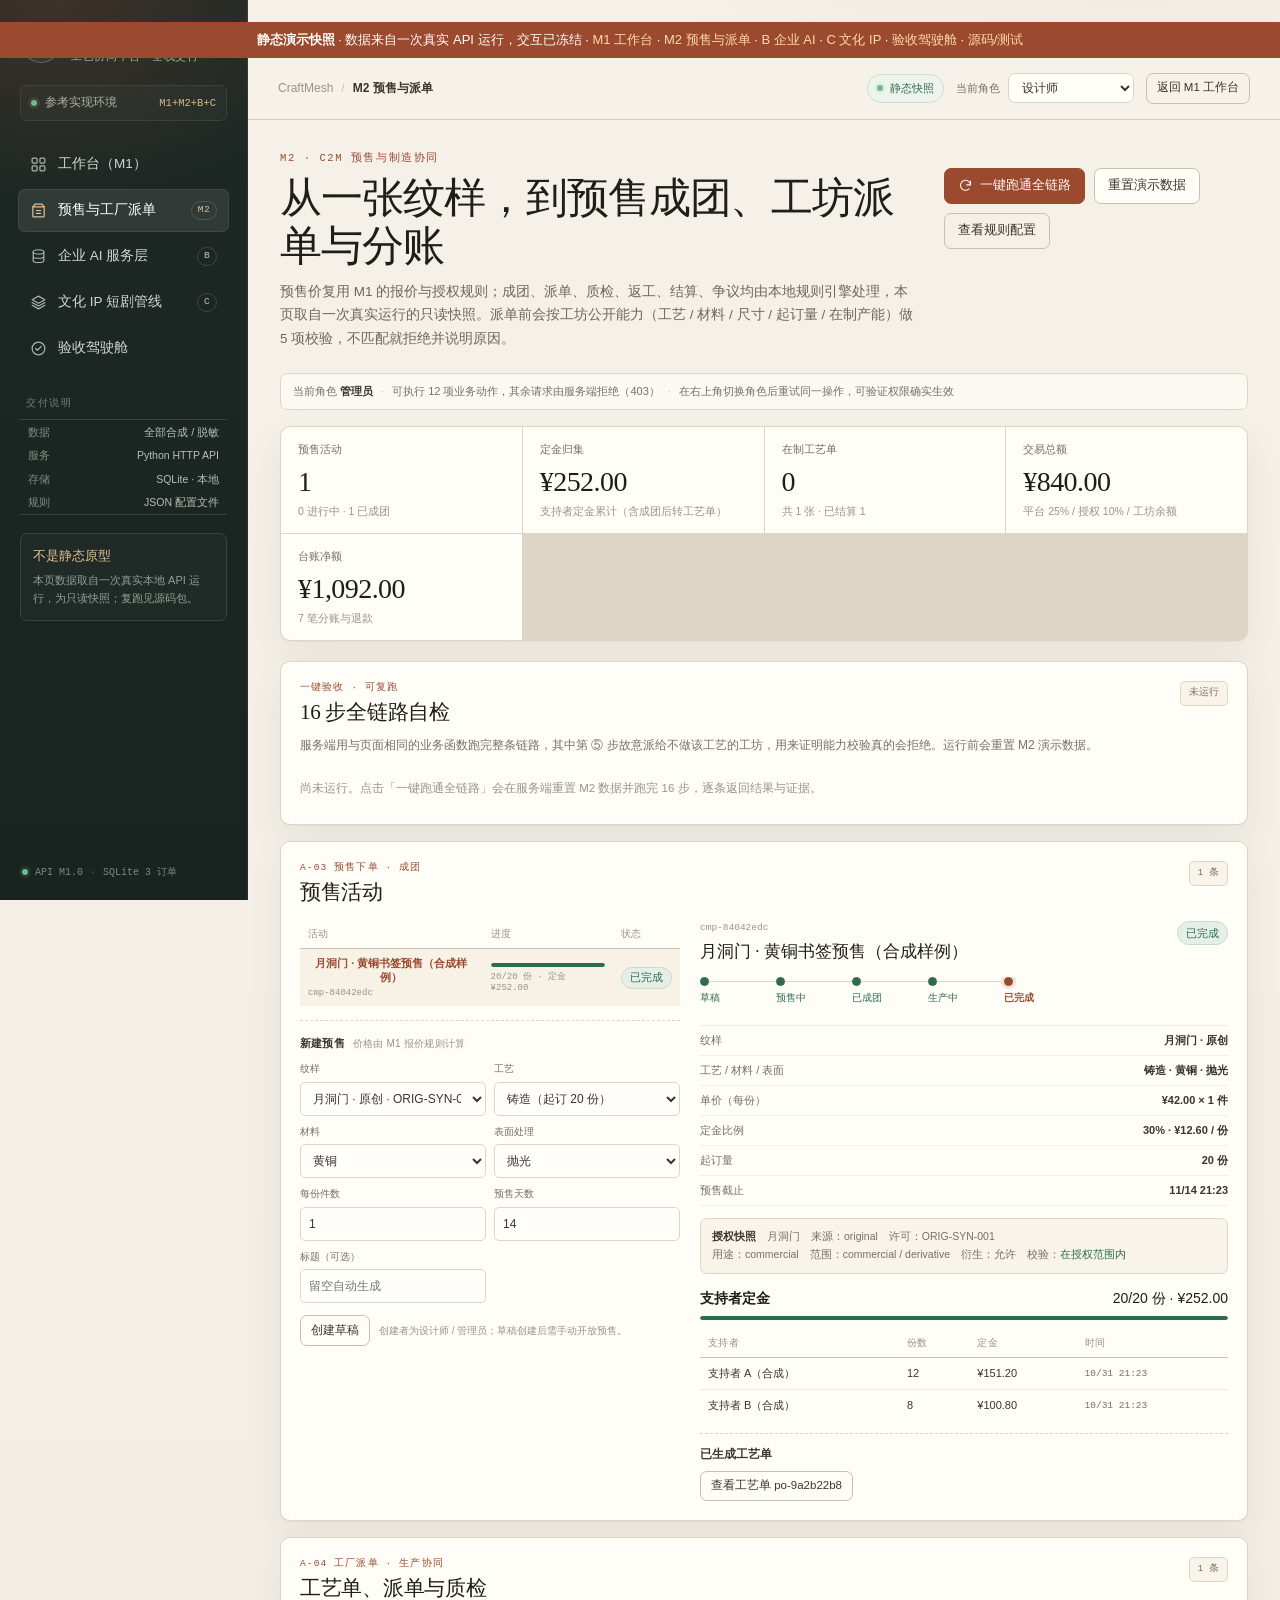
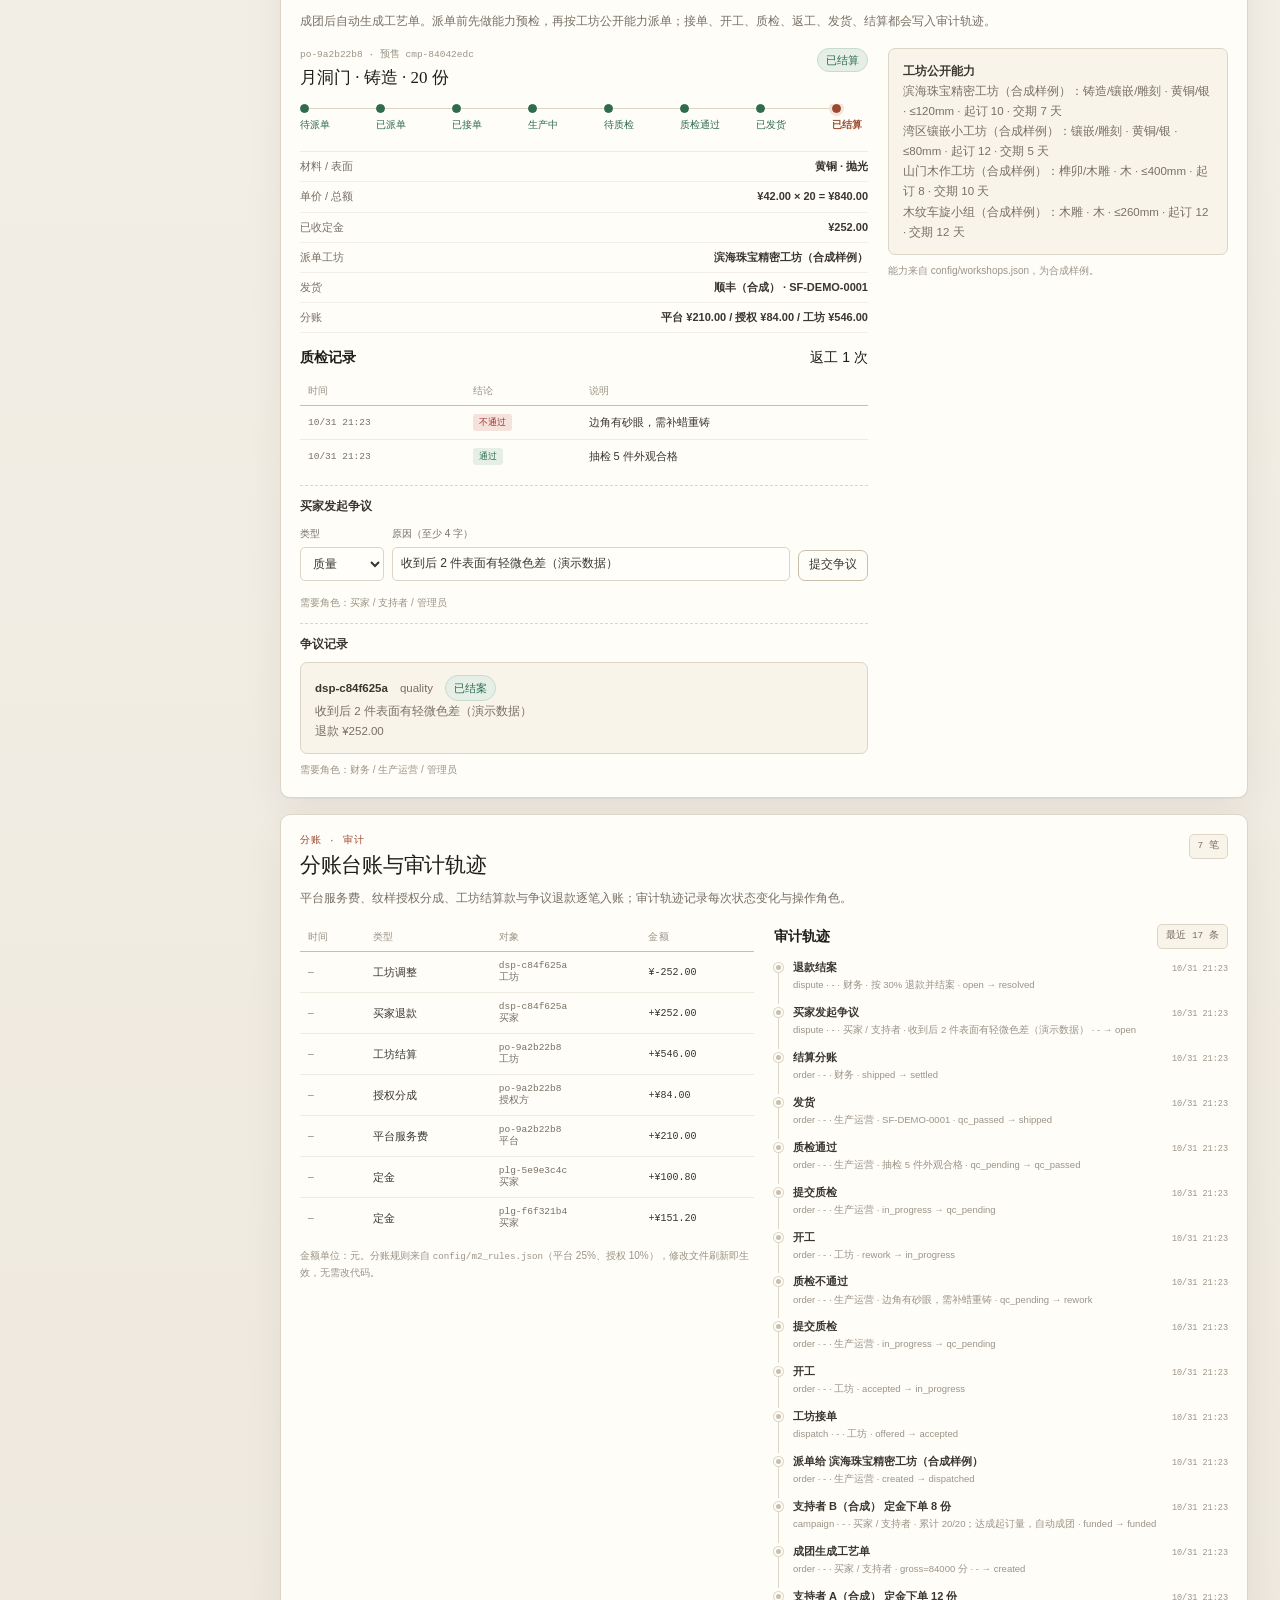
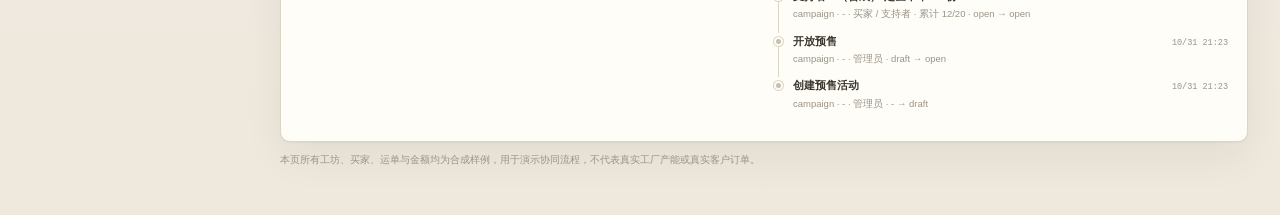
<file: docs/demo/m2.html>
<html lang="zh-CN"><head>
<meta charset="utf-8">
<meta name="viewport" content="width=device-width, initial-scale=1">
<meta name="color-scheme" content="light">
<title>CraftMesh · M2 预售与工厂派单</title>
<link rel="stylesheet" href="styles.css">
<link rel="stylesheet" href="pages.css">>
</head>
<body data-page="m2"><div id="static-demo-banner" style="position:sticky;top:0;z-index:9999;background:#9b4a30;color:#fffdf8;font:13px/1.7 'Segoe UI','Microsoft YaHei',sans-serif;padding:7px 14px;text-align:center"><b>静态演示快照</b> · 数据来自一次真实 API 运行，交互已冻结 · <a href="index.html" style="color:#ffd9a8">M1 工作台</a> · <a href="m2.html" style="color:#ffd9a8">M2 预售与派单</a> · <a href="ai.html" style="color:#ffd9a8">B 企业 AI</a> · <a href="ip.html" style="color:#ffd9a8">C 文化 IP</a> · <a href="evidence.html" style="color:#ffd9a8">验收驾驶舱</a> · <a href="https://github.com/Gupeat/craftmesh-m1" style="color:#ffd9a8">源码/测试</a></div><svg xmlns="http://www.w3.org/2000/svg" class="svg-sprite" aria-hidden="true"><symbol id="i-grid" viewBox="0 0 24 24"><rect x="3" y="3" width="7" height="7" rx="1.5"></rect><rect x="14" y="3" width="7" height="7" rx="1.5"></rect><rect x="3" y="14" width="7" height="7" rx="1.5"></rect><rect x="14" y="14" width="7" height="7" rx="1.5"></rect></symbol><symbol id="i-orders" viewBox="0 0 24 24"><path d="M7 3h10l3 4v13a1 1 0 0 1-1 1H5a1 1 0 0 1-1-1V7l3-4Z"></path><path d="M4 7h16M9 12h6M9 16h6"></path></symbol><symbol id="i-shield" viewBox="0 0 24 24"><path d="M12 3 4.5 6v6c0 4.6 3.2 8 7.5 9 4.3-1 7.5-4.4 7.5-9V6L12 3Z"></path><path d="m9 12 2 2 4-4"></path></symbol><symbol id="i-layers" viewBox="0 0 24 24"><path d="m12 3 9 5-9 5-9-5 9-5Z"></path><path d="m3 12 9 5 9-5M3 16l9 5 9-5"></path></symbol><symbol id="i-check" viewBox="0 0 24 24"><circle cx="12" cy="12" r="9"></circle><path d="m8 12 2.5 2.5L16 9"></path></symbol><symbol id="i-refresh" viewBox="0 0 24 24"><path d="M20 11a8 8 0 1 0-2.3 6.3M20 5v6h-6"></path></symbol><symbol id="i-plus" viewBox="0 0 24 24"><path d="M12 5v14M5 12h14"></path></symbol><symbol id="i-arrow" viewBox="0 0 24 24"><path d="M5 12h14M13 6l6 6-6 6"></path></symbol><symbol id="i-db" viewBox="0 0 24 24"><ellipse cx="12" cy="5.5" rx="7.5" ry="3"></ellipse><path d="M4.5 5.5v6c0 1.7 3.4 3 7.5 3s7.5-1.3 7.5-3v-6M4.5 11.5v6c0 1.7 3.4 3 7.5 3s7.5-1.3 7.5-3v-6"></path></symbol><symbol id="i-code" viewBox="0 0 24 24"><path d="m8 7-5 5 5 5M16 7l5 5-5 5M13 4l-2 16"></path></symbol><symbol id="i-doc" viewBox="0 0 24 24"><path d="M6 3h8l5 5v13H6V3Z"></path><path d="M14 3v5h5M9 13h7M9 17h7"></path></symbol><symbol id="i-spark" viewBox="0 0 24 24"><path d="M12 3v4M12 17v4M3 12h4M17 12h4M6 6l2.5 2.5M15.5 15.5 18 18M18 6l-2.5 2.5M8.5 15.5 6 18"></path><circle cx="12" cy="12" r="2.5"></circle></symbol><symbol id="i-play" viewBox="0 0 24 24"><path d="M8 5v14l11-7-11-7Z"></path></symbol><symbol id="i-mic" viewBox="0 0 24 24"><rect x="9" y="3" width="6" height="11" rx="3"></rect><path d="M5 11a7 7 0 0 0 14 0M12 18v3M9 21h6"></path></symbol><symbol id="i-film" viewBox="0 0 24 24"><rect x="3" y="4" width="18" height="16" rx="2"></rect><path d="M7 4v16M17 4v16M3 9h4M3 15h4M17 9h4M17 15h4"></path></symbol></svg>
<div class="app-shell">
  <aside class="sidebar" id="sidebar">
      <div class="brand">
        <div class="brand-mark">CM</div>
        <div>
          <div class="brand-name">CraftMesh</div>
          <div class="brand-sub">工艺协同中台 · 全栈交付</div>
        </div>
      </div>
      <div class="workspace-pill">
        <span class="live-dot"></span>
        <span>参考实现环境</span>
        <span class="workspace-version">M1+M2+B+C</span>
      </div>
      <nav class="sidebar-nav" aria-label="主导航"><a class="nav-item nav-link" href="index.html">
        <svg class="icon"><use href="#i-grid"></use></svg>
        <span>工作台（M1）</span>
        
      </a><a class="nav-item nav-link is-active" href="m2.html">
        <svg class="icon"><use href="#i-orders"></use></svg>
        <span>预售与工厂派单</span>
        <span class="nav-kicker">M2</span>
      </a><a class="nav-item nav-link" href="ai.html">
        <svg class="icon"><use href="#i-db"></use></svg>
        <span>企业 AI 服务层</span>
        <span class="nav-kicker">B</span>
      </a><a class="nav-item nav-link" href="ip.html">
        <svg class="icon"><use href="#i-layers"></use></svg>
        <span>文化 IP 短剧管线</span>
        <span class="nav-kicker">C</span>
      </a><a class="nav-item nav-link" href="evidence.html">
        <svg class="icon"><use href="#i-check"></use></svg>
        <span>验收驾驶舱</span>
        
      </a></nav>
      <div class="sidebar-section-label">交付说明</div>
      <div class="sidebar-meta">
        <div><span>数据</span><strong>全部合成 / 脱敏</strong></div>
        <div><span>服务</span><strong>Python HTTP API</strong></div>
        <div><span>存储</span><strong>SQLite · 本地</strong></div>
        <div><span>规则</span><strong>JSON 配置文件</strong></div>
      </div>
      <div class="sidebar-note">
        <div class="note-kicker">不是静态原型</div>
        <p>本页数据取自一次真实本地 API 运行，为只读快照；复跑见源码包。</p>
      </div>
      <div class="sidebar-foot">
        <span class="live-dot"></span>
        <span id="apiVersion">API M1.0</span>
        <span class="dot-sep">·</span>
        <span id="apiState">SQLite 3 订单</span>
      </div></aside>
  <main class="main-column">
    <header class="topbar" id="topbar">
      <div class="topbar-left">
        <div class="crumb">
          <span class="crumb-root">CraftMesh</span>
          <span class="crumb-sep">/</span>
          <strong>M2 预售与派单</strong>
        </div>
      </div>
      <div class="topbar-right">
        <span class="api-badge" id="apiBadge"><span class="live-dot"></span><span>静态快照</span></span>
        <label class="role-switcher"><span>当前角色</span>
          <select id="shellRole" aria-label="切换演示角色">
            <option value="designer">设计师</option><option value="ops">生产运营</option><option value="workshop">工坊</option><option value="finance">财务</option><option value="buyer">买家 / 支持者</option><option value="admin">管理员</option>
          </select>
        </label>
        <a class="btn btn-ghost btn-small" href="index.html">返回 M1 工作台</a>
      </div></header>
    <div class="content">
      <section class="page-head">
        <div class="page-head-copy">
          <div class="eyebrow">M2 · C2M 预售与制造协同</div>
          <h1>从一张纹样，到预售成团、工坊派单与分账</h1>
          <p class="lede">预售价复用 M1 的报价与授权规则；成团、派单、质检、返工、结算、争议均由本地规则引擎处理，本页取自一次真实运行的只读快照。派单前会按工坊公开能力（工艺 / 材料 / 尺寸 / 起订量 / 在制产能）做 5 项校验，不匹配就拒绝并说明原因。</p>
        </div>
        <div class="page-actions">
          <button class="btn btn-primary" data-action="run-scenario" id="btnScenario">
            <svg class="icon"><use href="#i-refresh"></use></svg><span>一键跑通全链路</span>
          </button>
          <button class="btn" data-action="reset-demo" id="btnReset">重置演示数据</button>
          <a class="btn btn-ghost" href="/api/m2/config" target="_blank" rel="noreferrer">查看规则配置</a>
        </div>
      </section>

      <div class="role-strip" id="roleStrip"><span>当前角色 <strong>管理员</strong></span><span class="dot-sep">·</span><span>可执行 12 项业务动作，其余请求由服务端拒绝（403）</span><span class="dot-sep">·</span><span>在右上角切换角色后重试同一操作，可验证权限确实生效</span></div>

      <section class="kpi-grid" id="kpis" aria-label="M2 概览"><div class="kpi-card"><div class="kpi-top"><span>预售活动</span></div><div class="kpi-value">1</div><div class="kpi-foot">0 进行中 · 1 已成团</div></div><div class="kpi-card"><div class="kpi-top"><span>定金归集</span></div><div class="kpi-value">¥252.00</div><div class="kpi-foot">支持者定金累计（含成团后转工艺单）</div></div><div class="kpi-card"><div class="kpi-top"><span>在制工艺单</span></div><div class="kpi-value">0</div><div class="kpi-foot">共 1 张 · 已结算 1</div></div><div class="kpi-card"><div class="kpi-top"><span>交易总额</span></div><div class="kpi-value">¥840.00</div><div class="kpi-foot">平台 25% / 授权 10% / 工坊余额</div></div><div class="kpi-card"><div class="kpi-top"><span>台账净额</span></div><div class="kpi-value">¥1,092.00</div><div class="kpi-foot">7 笔分账与退款</div></div></section>

      <section class="panel">
        <div class="panel-head">
          <div>
            <div class="panel-kicker">一键验收 · 可复跑</div>
            <h2>16 步全链路自检</h2>
            <p class="panel-copy">服务端用与页面相同的业务函数跑完整条链路，其中第 ⑤ 步故意派给不做该工艺的工坊，用来证明能力校验真的会拒绝。运行前会重置 M2 演示数据。</p>
          </div>
          <span class="server-chip" id="scenarioChip">未运行</span>
        </div>
        <div id="scenarioBody" class="scenario-body"><p class="empty-copy">尚未运行。点击「一键跑通全链路」会在服务端重置 M2 数据并跑完 16 步，逐条返回结果与证据。</p></div>
      </section>

      <section class="panel">
        <div class="panel-head">
          <div>
            <div class="panel-kicker">A-03 预售下单 · 成团</div>
            <h2>预售活动</h2>
          </div>
          <span class="server-chip" id="campaignChip">1 条</span>
        </div>
        <div class="split-panel aside-left">
          <div>
            <div class="table-wrap">
              <table class="data-table" id="campaignTable">
                <thead><tr><th>活动</th><th>进度</th><th>状态</th></tr></thead>
                <tbody><tr class="is-selected"><td><button class="row-button" data-action="select-campaign" data-id="cmp-84042edc">月洞门 · 黄铜书签预售（合成样例）</button><div class="table-sub">cmp-84042edc</div></td><td><div class="progress-track"><div class="progress-fill is-done" style="width:100%"></div></div><div class="table-sub">20/20 份 · 定金 ¥252.00</div></td><td><span class="tag tag-green">已完成</span></td></tr></tbody>
              </table>
            </div>
            <form class="mod-form" id="createCampaignForm" data-action="create-campaign">
              <div>
                <div class="field-label">新建预售 <span>价格由 M1 报价规则计算</span></div>
                <div class="form-grid" id="campaignFormFields"><label class="field"><span>纹样</span><select name="patternId"><option value="moon-gate">月洞门 · 原创 · ORIG-SYN-001</option><option value="wave-lattice">海浪格 · 授权 · LIC-SYN-2026-001</option><option value="cloud-scroll">云纹 · 公版 · PD-SYN-009</option></select></label><label class="field"><span>工艺</span><select name="process"><option value="casting">铸造（起订 20 份）</option><option value="inlay">镶嵌（起订 12 份）</option><option value="engraving">雕刻（起订 15 份）</option><option value="joinery">榫卯（起订 10 份）</option><option value="carving">木雕（起订 12 份）</option></select></label><label class="field"><span>材料</span><select name="material"><option value="brass">黄铜</option><option value="silver">银</option><option value="wood">木</option></select></label><label class="field"><span>表面处理</span><select name="finish"><option value="polished">抛光</option><option value="matte">哑光</option><option value="oil">木油</option><option value="wax">木蜡</option></select></label><label class="field"><span>每份件数</span><input name="quantityPerUnit" type="number" min="1" max="200" value="1"></label><label class="field"><span>预售天数</span><input name="deadlineDays" type="number" min="1" max="90" value="14"></label><label class="field"><span>标题（可选）</span><input name="title" placeholder="留空自动生成"></label></div>
              </div>
              <div class="form-actions">
                <button class="btn btn-small" type="submit">创建草稿</button>
                <p class="form-hint">创建者为设计师 / 管理员；草稿创建后需手动开放预售。</p>
              </div>
            </form>
          </div>
          <div id="campaignDetail"><div class="detail-head"><div><div class="mono">cmp-84042edc</div><h3>月洞门 · 黄铜书签预售（合成样例）</h3></div><span class="tag tag-green">已完成</span></div><div class="stepper"><div class="step is-done"><span class="step-dot"></span>草稿</div><div class="step is-done"><span class="step-dot"></span>预售中</div><div class="step is-done"><span class="step-dot"></span>已成团</div><div class="step is-done"><span class="step-dot"></span>生产中</div><div class="step is-current"><span class="step-dot"></span>已完成</div></div><div class="kv-list"><div class="kv-row"><span>纹样</span><strong>月洞门 · 原创</strong></div><div class="kv-row"><span>工艺 / 材料 / 表面</span><strong>铸造 · 黄铜 · 抛光</strong></div><div class="kv-row"><span>单价（每份）</span><strong>¥42.00 × 1 件</strong></div><div class="kv-row"><span>定金比例</span><strong>30% · ¥12.60 / 份</strong></div><div class="kv-row"><span>起订量</span><strong>20 份</strong></div><div class="kv-row"><span>预售截止</span><strong>11/14 21:23</strong></div></div><div class="license-box"><strong>授权快照</strong>　月洞门　来源：original　许可：ORIG-SYN-001<br>用途：commercial　范围：commercial / derivative　衍生：允许　校验：<span class="ok">在授权范围内</span></div><div class="subhead" style="margin:14px 0 6px"><h3>支持者定金</h3><span class="mono muted">20/20 份 · ¥252.00</span></div><div class="progress-track"><div class="progress-fill is-done" style="width:100%"></div></div><div class="table-wrap" style="margin-top:10px"><table class="data-table"><thead><tr><th>支持者</th><th>份数</th><th>定金</th><th>时间</th></tr></thead><tbody><tr><td>支持者 A（合成）</td><td>12</td><td>¥151.20</td><td class="mono muted">10/31 21:23</td></tr><tr><td>支持者 B（合成）</td><td>8</td><td>¥100.80</td><td class="mono muted">10/31 21:23</td></tr></tbody></table></div><div class="action-block"><p class="block-title">已生成工艺单</p><div class="action-row"><button class="btn btn-small" data-action="select-order" data-id="po-9a2b22b8">查看工艺单 po-9a2b22b8</button></div></div></div>
        </div>
      </section>

      <section class="panel">
        <div class="panel-head">
          <div>
            <div class="panel-kicker">A-04 工厂派单 · 生产协同</div>
            <h2>工艺单、派单与质检</h2>
            <p class="panel-copy">成团后自动生成工艺单。派单前先做能力预检，再按工坊公开能力派单；接单、开工、质检、返工、发货、结算都会写入审计轨迹。</p>
          </div>
          <span class="server-chip" id="orderChip">1 条</span>
        </div>
        <div class="split-panel aside-right">
          <div id="orderDetail"><div class="detail-head"><div><div class="mono">po-9a2b22b8 · 预售 cmp-84042edc</div><h3>月洞门 · 铸造 · 20 份</h3></div><span class="tag tag-green">已结算</span></div><div class="stepper"><div class="step is-done"><span class="step-dot"></span>待派单</div><div class="step is-done"><span class="step-dot"></span>已派单</div><div class="step is-done"><span class="step-dot"></span>已接单</div><div class="step is-done"><span class="step-dot"></span>生产中</div><div class="step is-done"><span class="step-dot"></span>待质检</div><div class="step is-done"><span class="step-dot"></span>质检通过</div><div class="step is-done"><span class="step-dot"></span>已发货</div><div class="step is-current"><span class="step-dot"></span>已结算</div></div><div class="kv-list"><div class="kv-row"><span>材料 / 表面</span><strong>黄铜 · 抛光</strong></div><div class="kv-row"><span>单价 / 总额</span><strong>¥42.00 × 20 = ¥840.00</strong></div><div class="kv-row"><span>已收定金</span><strong>¥252.00</strong></div><div class="kv-row"><span>派单工坊</span><strong>滨海珠宝精密工坊（合成样例）</strong></div><div class="kv-row"><span>发货</span><strong>顺丰（合成） · SF-DEMO-0001</strong></div><div class="kv-row"><span>分账</span><strong>平台 ¥210.00 / 授权 ¥84.00 / 工坊 ¥546.00</strong></div></div><div class="subhead" style="margin-top:14px"><h3>质检记录</h3><span class="mono muted">返工 1 次</span></div><div class="table-wrap"><table class="data-table"><thead><tr><th>时间</th><th>结论</th><th>说明</th></tr></thead><tbody><tr><td class="mono muted">10/31 21:23</td><td><span class="status-pill fail">不通过</span></td><td>边角有砂眼，需补蜡重铸</td></tr><tr><td class="mono muted">10/31 21:23</td><td><span class="status-pill pass">通过</span></td><td>抽检 5 件外观合格</td></tr></tbody></table></div><div class="action-block"><p class="block-title">买家发起争议</p><form class="inline-form" data-action="dispute" data-id="po-9a2b22b8"><label class="field field-narrow"><span>类型</span><select name="type"><option value="quality">质量</option><option value="timing">交期</option><option value="damage">破损</option></select></label><label class="field" style="flex:1;min-width:200px"><span>原因（至少 4 字）</span><input name="reason" value="收到后 2 件表面有轻微色差（演示数据）" required=""></label><button class="btn btn-small" type="submit">提交争议</button></form><p class="form-hint">需要角色：买家 / 支持者 / 管理员</p></div><div class="action-block"><p class="block-title">争议记录</p><div class="doc-block" style="margin-bottom:8px"><strong>dsp-c84f625a</strong>　quality　<span class="tag tag-green">已结案</span><br>收到后 2 件表面有轻微色差（演示数据）<br>退款 ¥252.00</div><p class="form-hint">需要角色：财务 / 生产运营 / 管理员</p></div></div>
          <div id="capabilityPanel"><div class="doc-block"><strong>工坊公开能力</strong><br>滨海珠宝精密工坊（合成样例）：铸造/镶嵌/雕刻 · 黄铜/银 · ≤120mm · 起订 10 · 交期 7 天<br>湾区镶嵌小工坊（合成样例）：镶嵌/雕刻 · 黄铜/银 · ≤80mm · 起订 12 · 交期 5 天<br>山门木作工坊（合成样例）：榫卯/木雕 · 木 · ≤400mm · 起订 8 · 交期 10 天<br>木纹车旋小组（合成样例）：木雕 · 木 · ≤260mm · 起订 12 · 交期 12 天</div><p class="mini-note">能力来自 config/workshops.json，为合成样例。</p></div>
        </div>
      </section>

      <section class="panel">
        <div class="panel-head">
          <div>
            <div class="panel-kicker">分账 · 审计</div>
            <h2>分账台账与审计轨迹</h2>
            <p class="panel-copy">平台服务费、纹样授权分成、工坊结算款与争议退款逐笔入账；审计轨迹记录每次状态变化与操作角色。</p>
          </div>
          <span class="server-chip" id="ledgerChip">7 笔</span>
        </div>
        <div class="split-panel">
          <div>
            <div class="table-wrap">
              <table class="data-table" id="ledgerTable">
                <thead><tr><th>时间</th><th>类型</th><th>对象</th><th>金额</th></tr></thead>
                <tbody><tr><td class="mono muted">—</td><td>工坊调整</td><td class="mono muted">dsp-c84f625a<br>工坊</td><td class="amount-neg">¥-252.00</td></tr><tr><td class="mono muted">—</td><td>买家退款</td><td class="mono muted">dsp-c84f625a<br>买家</td><td class="amount-neg">+¥252.00</td></tr><tr><td class="mono muted">—</td><td>工坊结算</td><td class="mono muted">po-9a2b22b8<br>工坊</td><td class="amount-pos">+¥546.00</td></tr><tr><td class="mono muted">—</td><td>授权分成</td><td class="mono muted">po-9a2b22b8<br>授权方</td><td class="amount-pos">+¥84.00</td></tr><tr><td class="mono muted">—</td><td>平台服务费</td><td class="mono muted">po-9a2b22b8<br>平台</td><td class="amount-pos">+¥210.00</td></tr><tr><td class="mono muted">—</td><td>定金</td><td class="mono muted">plg-5e9e3c4c<br>买家</td><td class="amount-pos">+¥100.80</td></tr><tr><td class="mono muted">—</td><td>定金</td><td class="mono muted">plg-f6f321b4<br>买家</td><td class="amount-pos">+¥151.20</td></tr></tbody>
              </table>
            </div>
            <p class="table-note">金额单位：元。分账规则来自 <code>config/m2_rules.json</code>（平台 25%、授权 10%），修改文件刷新即生效，无需改代码。</p>
          </div>
          <div>
            <div class="subhead"><h3>审计轨迹</h3><span class="server-chip" id="eventChip">最近 17 条</span></div>
            <div class="timeline compact" id="eventTimeline"><div class="timeline-item"><span class="timeline-dot"></span><div class="timeline-content"><div class="timeline-title"><span>退款结案</span><span class="timeline-time">10/31 21:23</span></div><div class="timeline-note">dispute · - · 财务 · 按 30% 退款并结案 · open → resolved</div></div></div><div class="timeline-item"><span class="timeline-dot"></span><div class="timeline-content"><div class="timeline-title"><span>买家发起争议</span><span class="timeline-time">10/31 21:23</span></div><div class="timeline-note">dispute · - · 买家 / 支持者 · 收到后 2 件表面有轻微色差（演示数据） · - → open</div></div></div><div class="timeline-item"><span class="timeline-dot"></span><div class="timeline-content"><div class="timeline-title"><span>结算分账</span><span class="timeline-time">10/31 21:23</span></div><div class="timeline-note">order · - · 财务 · shipped → settled</div></div></div><div class="timeline-item"><span class="timeline-dot"></span><div class="timeline-content"><div class="timeline-title"><span>发货</span><span class="timeline-time">10/31 21:23</span></div><div class="timeline-note">order · - · 生产运营 · SF-DEMO-0001 · qc_passed → shipped</div></div></div><div class="timeline-item"><span class="timeline-dot"></span><div class="timeline-content"><div class="timeline-title"><span>质检通过</span><span class="timeline-time">10/31 21:23</span></div><div class="timeline-note">order · - · 生产运营 · 抽检 5 件外观合格 · qc_pending → qc_passed</div></div></div><div class="timeline-item"><span class="timeline-dot"></span><div class="timeline-content"><div class="timeline-title"><span>提交质检</span><span class="timeline-time">10/31 21:23</span></div><div class="timeline-note">order · - · 生产运营 · in_progress → qc_pending</div></div></div><div class="timeline-item"><span class="timeline-dot"></span><div class="timeline-content"><div class="timeline-title"><span>开工</span><span class="timeline-time">10/31 21:23</span></div><div class="timeline-note">order · - · 工坊 · rework → in_progress</div></div></div><div class="timeline-item"><span class="timeline-dot"></span><div class="timeline-content"><div class="timeline-title"><span>质检不通过</span><span class="timeline-time">10/31 21:23</span></div><div class="timeline-note">order · - · 生产运营 · 边角有砂眼，需补蜡重铸 · qc_pending → rework</div></div></div><div class="timeline-item"><span class="timeline-dot"></span><div class="timeline-content"><div class="timeline-title"><span>提交质检</span><span class="timeline-time">10/31 21:23</span></div><div class="timeline-note">order · - · 生产运营 · in_progress → qc_pending</div></div></div><div class="timeline-item"><span class="timeline-dot"></span><div class="timeline-content"><div class="timeline-title"><span>开工</span><span class="timeline-time">10/31 21:23</span></div><div class="timeline-note">order · - · 工坊 · accepted → in_progress</div></div></div><div class="timeline-item"><span class="timeline-dot"></span><div class="timeline-content"><div class="timeline-title"><span>工坊接单</span><span class="timeline-time">10/31 21:23</span></div><div class="timeline-note">dispatch · - · 工坊 · offered → accepted</div></div></div><div class="timeline-item"><span class="timeline-dot"></span><div class="timeline-content"><div class="timeline-title"><span>派单给 滨海珠宝精密工坊（合成样例）</span><span class="timeline-time">10/31 21:23</span></div><div class="timeline-note">order · - · 生产运营 · created → dispatched</div></div></div><div class="timeline-item"><span class="timeline-dot"></span><div class="timeline-content"><div class="timeline-title"><span>支持者 B（合成） 定金下单 8 份</span><span class="timeline-time">10/31 21:23</span></div><div class="timeline-note">campaign · - · 买家 / 支持者 · 累计 20/20；达成起订量，自动成团 · funded → funded</div></div></div><div class="timeline-item"><span class="timeline-dot"></span><div class="timeline-content"><div class="timeline-title"><span>成团生成工艺单</span><span class="timeline-time">10/31 21:23</span></div><div class="timeline-note">order · - · 买家 / 支持者 · gross=84000 分 · - → created</div></div></div><div class="timeline-item"><span class="timeline-dot"></span><div class="timeline-content"><div class="timeline-title"><span>支持者 A（合成） 定金下单 12 份</span><span class="timeline-time">10/31 21:23</span></div><div class="timeline-note">campaign · - · 买家 / 支持者 · 累计 12/20 · open → open</div></div></div><div class="timeline-item"><span class="timeline-dot"></span><div class="timeline-content"><div class="timeline-title"><span>开放预售</span><span class="timeline-time">10/31 21:23</span></div><div class="timeline-note">campaign · - · 管理员 · draft → open</div></div></div><div class="timeline-item"><span class="timeline-dot"></span><div class="timeline-content"><div class="timeline-title"><span>创建预售活动</span><span class="timeline-time">10/31 21:23</span></div><div class="timeline-note">campaign · - · 管理员 · - → draft</div></div></div></div>
          </div>
        </div>
      </section>

      <p class="table-note">本页所有工坊、买家、运单与金额均为合成样例，用于演示协同流程，不代表真实工厂产能或真实客户订单。</p>
    </div>
  </main>
</div>





</body></html>
</file>
<file: docs/demo/styles.css>
:root {
  --bg: #f2eee5;
  --bg-deep: #eae4d7;
  --surface: #fffdf8;
  --surface-2: #f8f4ea;
  --surface-3: #f1ebde;
  --ink: #201e19;
  --ink-2: #3a362e;
  --muted: #777065;
  --muted-2: #9b9386;
  --line: #ddd5c6;
  --line-strong: #c9bfac;
  --accent: #9b4a30;
  --accent-deep: #783622;
  --accent-soft: #f3e3d9;
  --green: #2f6b4f;
  --green-soft: #e5efe8;
  --amber: #8b5a17;
  --amber-soft: #f5ead4;
  --red: #9b342b;
  --red-soft: #f5e2dd;
  --blue: #2f5869;
  --blue-soft: #e3eef1;
  --sidebar: #1e2926;
  --sidebar-2: #26332f;
  --sidebar-line: #37443f;
  --sidebar-ink: #f2eee3;
  --sidebar-muted: #a9b1a9;
  --radius: 10px;
  --radius-sm: 7px;
  --shadow: 0 1px 1px rgba(40, 34, 24, .04), 0 16px 40px rgba(40, 34, 24, .06);
  --font-body: "Segoe UI", "PingFang SC", "Microsoft YaHei", "Noto Sans SC", sans-serif;
  --font-display: "Iowan Old Style", "Palatino Linotype", "Songti SC", "STSong", "SimSun", serif;
  --font-mono: "Cascadia Mono", "SFMono-Regular", Consolas, "Liberation Mono", monospace;
}

* { box-sizing: border-box; }
html { scroll-behavior: smooth; }
body {
  margin: 0;
  background:
    radial-gradient(1100px 560px at 88% -6%, rgba(155, 74, 48, .08), transparent 60%),
    linear-gradient(180deg, #f5f1e9 0%, var(--bg) 52%, #eee8dd 100%);
  color: var(--ink);
  font-family: var(--font-body);
  font-size: 14px;
  line-height: 1.55;
  -webkit-font-smoothing: antialiased;
}
button, input, select, textarea { font: inherit; color: inherit; }
button { cursor: pointer; }
a { color: var(--accent); text-decoration: none; }
a:hover { text-decoration: underline; }
code { font-family: var(--font-mono); font-size: .92em; }
.svg-sprite { position: absolute; width: 0; height: 0; overflow: hidden; }
.icon {
  width: 18px;
  height: 18px;
  flex: 0 0 auto;
  fill: none;
  stroke: currentColor;
  stroke-width: 1.7;
  stroke-linecap: round;
  stroke-linejoin: round;
}

/* ---------- shell ---------- */
.app-shell { display: flex; min-height: 100vh; }
.sidebar {
  position: fixed;
  inset: 0 auto 0 0;
  z-index: 30;
  width: 248px;
  display: flex;
  flex-direction: column;
  padding: 22px 18px 18px;
  color: var(--sidebar-ink);
  background:
    radial-gradient(420px 280px at 20% 0%, rgba(155, 74, 48, .25), transparent 70%),
    linear-gradient(180deg, var(--sidebar) 0%, #19231f 100%);
  border-right: 1px solid rgba(255, 255, 255, .06);
}
.brand { display: flex; gap: 11px; align-items: center; padding: 0 4px 20px; }
.brand-mark {
  width: 38px; height: 38px;
  display: grid; place-items: center;
  border: 1px solid rgba(255, 255, 255, .25);
  border-radius: 50%;
  color: #f1d7b5;
  font-family: var(--font-display);
  font-size: 16px;
  letter-spacing: .06em;
  background: rgba(255, 255, 255, .04);
}
.brand-name {
  font-family: var(--font-display);
  font-size: 21px; letter-spacing: .02em; line-height: 1.1;
}
.brand-sub { color: var(--sidebar-muted); font-size: 11px; letter-spacing: .06em; margin-top: 3px; }
.workspace-pill {
  display: flex; align-items: center; gap: 8px;
  margin: 0 2px 22px;
  padding: 8px 10px;
  border: 1px solid var(--sidebar-line);
  border-radius: var(--radius-sm);
  color: var(--sidebar-muted);
  font-size: 11.5px;
  background: rgba(255, 255, 255, .025);
}
.workspace-version { margin-left: auto; color: #d7b98d; font-family: var(--font-mono); font-size: 10.5px; }
.live-dot {
  width: 6px; height: 6px; flex: 0 0 auto;
  border-radius: 50%;
  background: #6fb98e;
  box-shadow: 0 0 0 3px rgba(111, 185, 142, .13);
}
.sidebar-nav { display: flex; flex-direction: column; gap: 3px; }
.nav-item {
  display: flex; align-items: center; gap: 11px;
  width: 100%;
  padding: 10px 11px;
  border: 1px solid transparent;
  border-radius: var(--radius-sm);
  background: transparent;
  color: #cfd6cf;
  text-align: left;
  font-size: 13.5px;
  transition: background .16s ease, color .16s ease, border-color .16s ease;
}
.nav-item .icon { width: 17px; height: 17px; color: #aab4aa; }
.nav-item:hover { background: rgba(255, 255, 255, .05); color: #fff; }
.nav-item.is-active { background: rgba(255, 255, 255, .085); color: #fff; border-color: rgba(255, 255, 255, .08); }
.nav-item.is-active .icon { color: #e3bf93; }
.nav-count {
  margin-left: auto;
  min-width: 21px;
  padding: 1px 6px;
  border-radius: 20px;
  background: rgba(255, 255, 255, .08);
  color: #d9dfd7;
  font-family: var(--font-mono);
  font-size: 10.5px;
  text-align: center;
}
.sidebar-section-label {
  margin: 25px 8px 9px;
  color: #75827b;
  font-size: 10px;
  letter-spacing: .16em;
  text-transform: uppercase;
}
.sidebar-meta {
  margin: 0 2px;
  padding: 4px 8px;
  display: grid; gap: 7px;
  border-top: 1px solid var(--sidebar-line);
  border-bottom: 1px solid var(--sidebar-line);
}
.sidebar-meta div { display: flex; justify-content: space-between; gap: 8px; font-size: 10.5px; color: #818c84; }
.sidebar-meta strong { color: #b6c0b7; font-weight: 500; text-align: right; }
.sidebar-note {
  margin: 18px 2px 0;
  padding: 12px;
  border: 1px solid var(--sidebar-line);
  border-radius: var(--radius-sm);
  background: rgba(255, 255, 255, .025);
}
.note-kicker { color: #dfc195; font-family: var(--font-display); font-size: 13px; margin-bottom: 5px; }
.sidebar-note p { margin: 0; color: #939f96; font-size: 11px; line-height: 1.65; }
.sidebar-foot {
  display: flex; align-items: center; gap: 7px;
  margin-top: auto;
  padding: 18px 4px 2px;
  color: #7c8980;
  font-family: var(--font-mono);
  font-size: 10px;
}
.dot-sep { color: #56635d; }
.main-column { width: calc(100% - 248px); margin-left: 248px; min-width: 0; }

/* ---------- topbar ---------- */
.topbar {
  position: sticky; top: 0; z-index: 20;
  height: 62px;
  display: flex; align-items: center; justify-content: space-between; gap: 16px;
  padding: 0 30px;
  border-bottom: 1px solid rgba(201, 191, 172, .75);
  background: rgba(246, 242, 234, .88);
  backdrop-filter: blur(12px);
}
.topbar-left, .topbar-right { display: flex; align-items: center; gap: 12px; min-width: 0; }
.crumb { display: flex; align-items: center; gap: 8px; color: var(--muted); font-size: 12px; }
.crumb-root { color: var(--muted-2); }
.crumb-sep { color: var(--line-strong); }
.crumb strong { color: var(--ink-2); font-weight: 600; }
.menu-button { display: none; }
.icon-button {
  width: 34px; height: 34px;
  display: inline-grid; place-items: center;
  border: 1px solid var(--line);
  border-radius: var(--radius-sm);
  background: rgba(255, 255, 255, .4);
  color: var(--ink-2);
}
.api-badge {
  display: inline-flex; align-items: center; gap: 7px;
  padding: 5px 9px;
  border: 1px solid #cfdccf;
  border-radius: 20px;
  background: #edf4ed;
  color: var(--green);
  font-size: 11px;
  white-space: nowrap;
}
.api-badge.is-offline { border-color: #e1c6c0; background: var(--red-soft); color: var(--red); }
.role-switcher {
  display: flex; align-items: center; gap: 8px;
  color: var(--muted);
  font-size: 11px;
  white-space: nowrap;
}
.role-switcher select {
  min-width: 124px;
  padding: 6px 24px 6px 9px;
  border: 1px solid var(--line);
  border-radius: var(--radius-sm);
  background: var(--surface);
  color: var(--ink-2);
  font-size: 12px;
}

/* ---------- buttons ---------- */
.btn {
  display: inline-flex; align-items: center; justify-content: center; gap: 7px;
  min-height: 36px;
  padding: 7px 13px;
  border: 1px solid var(--line-strong);
  border-radius: var(--radius-sm);
  background: var(--surface);
  color: var(--ink-2);
  font-size: 12.5px;
  font-weight: 500;
  white-space: nowrap;
  transition: background .16s ease, border-color .16s ease, transform .12s ease;
}
.btn:hover { background: var(--surface-2); border-color: #b9ad98; }
.btn:active { transform: translateY(1px); }
.btn:disabled { cursor: not-allowed; opacity: .48; transform: none; }
.btn .icon { width: 15px; height: 15px; }
.btn-primary { background: var(--accent); border-color: var(--accent); color: #fffaf2; }
.btn-primary:hover { background: var(--accent-deep); border-color: var(--accent-deep); }
.btn-ghost { background: transparent; }
.btn-small { min-height: 31px; padding: 5px 10px; font-size: 11.5px; }
.text-button {
  border: 0; background: transparent; padding: 0;
  color: var(--accent); font-size: 12px; font-weight: 550;
}
.text-button:hover { color: var(--accent-deep); text-decoration: underline; }
.tag {
  display: inline-flex; align-items: center; gap: 5px;
  padding: 3px 8px;
  border: 1px solid var(--line);
  border-radius: 20px;
  background: var(--surface-2);
  color: var(--muted);
  font-size: 10.5px;
  white-space: nowrap;
}
.tag-muted { background: rgba(255, 253, 248, .6); }
.tag-accent { background: var(--accent-soft); color: var(--accent-deep); border-color: #e3c6b9; }
.tag-green { background: var(--green-soft); color: var(--green); border-color: #c8dccb; }
.tag-amber { background: var(--amber-soft); color: var(--amber); border-color: #e5d0a8; }
.tag-red { background: var(--red-soft); color: var(--red); border-color: #e4c1ba; }

/* ---------- content ---------- */
.content { max-width: 1480px; margin: 0 auto; padding: 30px 32px 46px; }
.view { display: none; }
.view.is-active { display: block; animation: fade-up .24s ease-out; }
@keyframes fade-up { from { opacity: 0; transform: translateY(5px); } to { opacity: 1; transform: translateY(0); } }
.page-head {
  display: flex; align-items: flex-start; justify-content: space-between; gap: 26px;
  margin-bottom: 22px;
}
.page-head-copy { max-width: 820px; }
.eyebrow {
  margin-bottom: 9px;
  color: var(--accent);
  font-family: var(--font-mono);
  font-size: 10.5px;
  letter-spacing: .15em;
}
h1, h2, h3, p { margin-top: 0; }
h1 {
  margin-bottom: 9px;
  font-family: var(--font-display);
  font-size: clamp(31px, 3.4vw, 42px);
  font-weight: 500;
  letter-spacing: -.025em;
  line-height: 1.14;
}
.lede { max-width: 760px; margin: 0; color: var(--muted); font-size: 13.5px; line-height: 1.75; }
.page-actions { display: flex; align-items: center; gap: 9px; flex-wrap: wrap; padding-top: 18px; }
.page-head-copy .lede { color: #6e675b; }

/* ---------- kpi ---------- */
.kpi-grid {
  display: grid;
  grid-template-columns: repeat(4, minmax(0, 1fr));
  gap: 1px;
  margin-bottom: 20px;
  overflow: hidden;
  border: 1px solid var(--line);
  border-radius: var(--radius);
  background: var(--line);
  box-shadow: var(--shadow);
}
.kpi-card {
  min-height: 99px;
  padding: 14px 17px;
  background: var(--surface);
}
.kpi-top { display: flex; align-items: center; justify-content: space-between; gap: 10px; color: var(--muted); font-size: 11px; }
.kpi-icon { color: var(--muted-2); }
.kpi-icon .icon { width: 16px; height: 16px; }
.kpi-value { margin-top: 10px; color: var(--ink); font-family: var(--font-display); font-size: 28px; line-height: 1; letter-spacing: -.02em; }
.kpi-value small { margin-left: 5px; font-family: var(--font-body); font-size: 11px; color: var(--muted); letter-spacing: 0; }
.kpi-foot { margin-top: 7px; color: var(--muted-2); font-size: 10.5px; }
.kpi-foot strong { color: var(--green); font-weight: 600; }

/* ---------- panels ---------- */
.panel {
  border: 1px solid var(--line);
  border-radius: var(--radius);
  background: var(--surface);
  box-shadow: var(--shadow);
  padding: 19px;
}
.panel + .panel { margin-top: 16px; }
.panel-head { display: flex; align-items: flex-start; justify-content: space-between; gap: 14px; margin-bottom: 16px; }
.panel-head.compact { margin-bottom: 13px; }
.panel-kicker { margin-bottom: 4px; color: var(--accent); font-family: var(--font-mono); font-size: 9.5px; letter-spacing: .12em; }
.panel h2 { margin: 0; font-family: var(--font-display); font-size: 21px; font-weight: 500; letter-spacing: -.012em; line-height: 1.2; }
.panel h3 { margin: 0; font-size: 14px; font-weight: 650; }
.panel-copy { margin: 10px 0 0; color: var(--muted); font-size: 12px; line-height: 1.7; }
.server-chip {
  display: inline-flex; align-items: center; gap: 6px;
  padding: 4px 8px;
  border: 1px solid var(--line);
  border-radius: 5px;
  background: var(--surface-2);
  color: var(--muted);
  font-family: var(--font-mono);
  font-size: 9.5px;
  white-space: nowrap;
}
.chip-dot { width: 5px; height: 5px; border-radius: 50%; background: #77a987; }
.work-grid {
  display: grid;
  grid-template-columns: minmax(0, 1.48fr) minmax(330px, .82fr);
  gap: 16px;
  align-items: start;
}
.side-stack { display: flex; flex-direction: column; gap: 14px; }
.side-stack .panel + .panel { margin-top: 0; }
.dashboard-lower {
  display: grid;
  grid-template-columns: minmax(0, 1.48fr) minmax(330px, .82fr);
  gap: 16px;
  margin-top: 16px;
  align-items: start;
}
.dashboard-lower .panel + .panel { margin-top: 0; }

/* ---------- composer ---------- */
.composer-panel { padding-bottom: 16px; }
.flow-steps { display: flex; align-items: center; gap: 9px; margin: 0 0 17px; padding: 9px 0 11px; border-top: 1px solid var(--line); border-bottom: 1px solid var(--line); }
.flow-step { display: flex; align-items: center; gap: 6px; color: var(--muted-2); font-size: 10.5px; white-space: nowrap; }
.flow-step span { color: var(--muted-2); font-family: var(--font-mono); font-size: 9px; }
.flow-step.is-current { color: var(--ink-2); }
.flow-step.is-current span { color: var(--accent); }
.flow-line { width: 20px; height: 1px; background: var(--line); }
.field-label { display: flex; align-items: baseline; gap: 8px; margin-bottom: 9px; color: var(--ink-2); font-size: 11px; font-weight: 650; letter-spacing: .02em; }
.field-label span { color: var(--muted-2); font-size: 10px; font-weight: 400; }
.pattern-grid { display: grid; grid-template-columns: repeat(3, minmax(0, 1fr)); gap: 8px; margin-bottom: 16px; }
.pattern-card {
  display: flex; flex-direction: column; align-items: flex-start; gap: 6px;
  min-height: 106px;
  padding: 10px;
  border: 1px solid var(--line);
  border-radius: 8px;
  background: var(--surface-2);
  color: var(--ink-2);
  text-align: left;
  transition: border-color .15s ease, background .15s ease, box-shadow .15s ease;
}
.pattern-card:hover { border-color: #bdae96; background: #fcf9f1; }
.pattern-card.is-selected { border-color: var(--accent); background: #fcf5ee; box-shadow: inset 0 0 0 1px var(--accent); }
.pattern-preview { width: 100%; height: 46px; display: flex; align-items: center; justify-content: center; border-radius: 5px; overflow: hidden; }
.pattern-preview svg { width: 100%; height: 46px; display: block; }
.pattern-name { display: flex; align-items: center; justify-content: space-between; width: 100%; gap: 5px; font-size: 12px; font-weight: 650; }
.pattern-source { color: var(--muted); font-family: var(--font-mono); font-size: 9px; letter-spacing: .03em; }
.pattern-card .mini-license { color: var(--muted-2); font-size: 9.5px; }
.form-grid { display: grid; grid-template-columns: repeat(3, minmax(0, 1fr)); gap: 8px; }
.field { display: flex; flex-direction: column; gap: 5px; min-width: 0; }
.field > span { color: var(--muted); font-size: 10px; }
.field select, .field input {
  width: 100%;
  height: 34px;
  padding: 5px 8px;
  border: 1px solid var(--line);
  border-radius: 5px;
  background: #fffefb;
  color: var(--ink-2);
  font-size: 12px;
  outline: none;
}
.field select:focus, .field input:focus, .param-field input:focus, .filter-field input:focus, .filter-field select:focus, .note-input:focus {
  border-color: var(--accent);
  box-shadow: 0 0 0 3px rgba(155, 74, 48, .1);
}
.field-quantity { grid-column: span 1; }
.param-head { display: flex; align-items: flex-end; justify-content: space-between; gap: 12px; margin: 16px 0 8px; }
.param-head .field-label { margin-bottom: 3px; }
.param-help { display: block; color: var(--muted-2); font-size: 9.5px; font-weight: 400; }
.param-help code { color: var(--muted); }
.param-grid { display: grid; grid-template-columns: repeat(4, minmax(0, 1fr)); gap: 7px; }
.param-field { display: flex; flex-direction: column; gap: 4px; min-width: 0; }
.param-field label { display: flex; align-items: center; justify-content: space-between; gap: 5px; color: var(--muted); font-size: 9.5px; }
.param-field label em { color: var(--muted-2); font-style: normal; font-family: var(--font-mono); font-size: 8.5px; }
.param-field input {
  width: 100%;
  height: 30px;
  padding: 4px 7px;
  border: 1px solid var(--line);
  border-radius: 4px;
  background: #fffefb;
  color: var(--ink-2);
  font-family: var(--font-mono);
  font-size: 11px;
  outline: none;
}
.composer-actions { display: flex; align-items: center; flex-wrap: wrap; gap: 8px; margin-top: 15px; padding-top: 14px; border-top: 1px solid var(--line); }
.action-hint { color: var(--muted-2); font-size: 10.5px; }
.check-state { min-height: 19px; margin-top: 9px; color: var(--muted); font-size: 11px; }
.check-state.is-error { color: var(--red); }
.check-state.is-busy { color: var(--amber); }

/* ---------- verdict ---------- */
.verdict-panel { border-top: 2px solid var(--line-strong); }
.verdict-body { min-height: 120px; }
.empty-copy { margin: 7px 0; color: var(--muted-2); font-size: 11.5px; line-height: 1.7; }
.verdict-hero { display: flex; align-items: flex-start; justify-content: space-between; gap: 12px; padding-bottom: 12px; border-bottom: 1px solid var(--line); }
.verdict-label { font-family: var(--font-display); font-size: 26px; letter-spacing: -.02em; line-height: 1.1; }
.verdict-label.pass { color: var(--green); }
.verdict-label.review { color: var(--amber); }
.verdict-label.blocked { color: var(--red); }
.verdict-sub { margin-top: 4px; color: var(--muted); font-size: 10.5px; line-height: 1.5; }
.verdict-count { flex: 0 0 auto; padding: 6px 8px; border: 1px solid var(--line); border-radius: 5px; background: var(--surface-2); font-family: var(--font-mono); font-size: 10px; white-space: nowrap; }
.rule-result-list { display: flex; flex-direction: column; margin-top: 4px; }
.rule-result {
  display: grid; grid-template-columns: 12px minmax(0, 1fr) auto; align-items: center; gap: 8px;
  padding: 6px 0;
  border-bottom: 1px solid #f0ebe1;
  font-size: 10.5px;
}
.rule-result:last-child { border-bottom: 0; }
.rule-status { width: 7px; height: 7px; border-radius: 50%; background: var(--line-strong); }
.rule-result.pass .rule-status { background: #5b9c77; }
.rule-result.fail .rule-status { background: var(--red); }
.rule-result.review .rule-status { background: var(--amber); }
.rule-result.na { opacity: .55; }
.rule-result-name { color: var(--ink-2); overflow: hidden; text-overflow: ellipsis; white-space: nowrap; }
.rule-result-name .hard-mark { margin-left: 5px; color: var(--accent); font-family: var(--font-mono); font-size: 8.5px; }
.rule-result-value { color: var(--muted); font-family: var(--font-mono); font-size: 9.5px; white-space: nowrap; }
.verdict-error { margin-top: 9px; padding: 7px 8px; border: 1px solid #e4c1ba; border-radius: 4px; background: var(--red-soft); color: var(--red); font-size: 10px; line-height: 1.55; }

/* ---------- license / quote ---------- */
.license-panel { display: flex; flex-direction: column; gap: 0; }
.license-row { display: flex; justify-content: space-between; gap: 12px; padding: 6px 0; border-bottom: 1px solid #f0ebe1; font-size: 10.5px; }
.license-row:last-child { border-bottom: 0; }
.license-row span { color: var(--muted); }
.license-row strong { color: var(--ink-2); font-weight: 550; font-family: var(--font-mono); font-size: 10px; text-align: right; word-break: break-all; }
.license-state { display: flex; align-items: center; gap: 6px; margin-top: 8px; padding: 6px 8px; border: 1px solid var(--line); border-radius: 4px; font-size: 10px; color: var(--muted); background: var(--surface-2); }
.license-state.ok { border-color: #c8dccb; background: var(--green-soft); color: var(--green); }
.license-state.bad { border-color: #e4c1ba; background: var(--red-soft); color: var(--red); }
.quote-body { display: flex; flex-direction: column; gap: 6px; }
.quote-line { display: flex; justify-content: space-between; gap: 10px; color: var(--muted); font-size: 10.5px; }
.quote-line strong { color: var(--ink-2); font-family: var(--font-mono); font-size: 10.5px; }
.quote-line.is-total { padding-top: 8px; margin-top: 2px; border-top: 1px solid var(--line); color: var(--ink-2); font-size: 12px; }
.quote-line.is-total strong { font-family: var(--font-display); font-size: 23px; letter-spacing: -.02em; }
.quote-note { margin-top: 5px; color: var(--muted-2); font-size: 9.5px; line-height: 1.55; }

/* ---------- lists / timeline ---------- */
.compact-list { display: flex; flex-direction: column; }
.compact-row {
  display: flex; align-items: center; gap: 10px;
  width: 100%;
  padding: 9px 1px;
  border: 0; border-bottom: 1px solid #f0ebe1;
  background: transparent;
  color: var(--ink-2);
  text-align: left;
  font-size: 11px;
}
.compact-row:last-child { border-bottom: 0; }
.compact-row:hover { color: var(--accent); }
.compact-row .row-main { min-width: 0; flex: 1; }
.compact-row .row-title { display: flex; align-items: center; gap: 6px; overflow: hidden; text-overflow: ellipsis; white-space: nowrap; font-weight: 600; }
.compact-row .row-meta { margin-top: 2px; color: var(--muted-2); font-family: var(--font-mono); font-size: 9px; }
.compact-row .row-amount { color: var(--ink-2); font-family: var(--font-mono); font-size: 10px; white-space: nowrap; }
.row-status { display: inline-flex; padding: 2px 6px; border-radius: 3px; font-family: var(--font-body); font-size: 9px; font-weight: 500; white-space: nowrap; }
.row-status.draft { background: #efebe2; color: #746b5d; }
.row-status.submitted, .row-status.rework { background: var(--amber-soft); color: var(--amber); }
.row-status.accepted, .row-status.in_production, .row-status.qc, .row-status.shipped { background: var(--blue-soft); color: var(--blue); }
.row-status.settled { background: var(--green-soft); color: var(--green); }
.row-status.cancelled { background: var(--red-soft); color: var(--red); }
.empty-list { padding: 16px 0 9px; color: var(--muted-2); font-size: 11.5px; }
.timeline { display: flex; flex-direction: column; }
.timeline-item { position: relative; display: flex; gap: 10px; padding: 0 0 13px; }
.timeline-item:last-child { padding-bottom: 0; }
.timeline-item::before { content: ""; position: absolute; left: 4px; top: 11px; bottom: 0; width: 1px; background: var(--line); }
.timeline-item:last-child::before { display: none; }
.timeline-dot { position: relative; z-index: 1; width: 9px; height: 9px; margin-top: 4px; flex: 0 0 auto; border: 2px solid var(--surface); border-radius: 50%; background: var(--line-strong); box-shadow: 0 0 0 1px var(--line); }
.timeline-item.created .timeline-dot { background: var(--accent); }
.timeline-item.settled .timeline-dot { background: var(--green); }
.timeline-item.rework .timeline-dot { background: var(--amber); }
.timeline-content { min-width: 0; flex: 1; }
.timeline-title { display: flex; align-items: baseline; justify-content: space-between; gap: 10px; color: var(--ink-2); font-size: 11px; font-weight: 600; }
.timeline-time { color: var(--muted-2); font-family: var(--font-mono); font-size: 8.5px; font-weight: 400; white-space: nowrap; }
.timeline-note { margin-top: 2px; color: var(--muted-2); font-size: 9.5px; line-height: 1.55; }
.timeline.compact .timeline-item { padding-bottom: 11px; }

/* ---------- tables ---------- */
.table-wrap { overflow-x: auto; }
.data-table { width: 100%; border-collapse: collapse; font-size: 11px; }
.data-table th {
  padding: 7px 8px;
  border-bottom: 1px solid var(--line-strong);
  color: var(--muted-2);
  font-size: 9.5px;
  font-weight: 500;
  letter-spacing: .03em;
  text-align: left;
  white-space: nowrap;
}
.data-table td { padding: 8px; border-bottom: 1px solid #f0ebe1; color: var(--ink-2); vertical-align: middle; }
.data-table tr:last-child td { border-bottom: 0; }
.data-table tbody tr:hover { background: #fbf8f1; }
.data-table .mono { font-family: var(--font-mono); font-size: 9.5px; }
.data-table .muted { color: var(--muted); }
.data-table .row-button { border: 0; background: transparent; padding: 0; color: var(--accent); font-weight: 600; font-size: 10.5px; }
.data-table .row-button:hover { text-decoration: underline; }
.data-table .table-empty { padding: 24px 8px; color: var(--muted-2); text-align: center; font-size: 11px; }
.status-pill { display: inline-flex; align-items: center; gap: 4px; padding: 2px 6px; border-radius: 3px; font-size: 9px; font-weight: 500; white-space: nowrap; }
.status-pill.pass { background: var(--green-soft); color: var(--green); }
.status-pill.fail { background: var(--red-soft); color: var(--red); }
.status-pill.review, .status-pill.pending { background: var(--amber-soft); color: var(--amber); }
.status-pill.na { background: #efebe2; color: var(--muted); }
.status-dot { width: 5px; height: 5px; border-radius: 50%; background: currentColor; }
.hard-badge { display: inline-flex; padding: 1px 4px; border: 1px solid #e3c6b9; border-radius: 3px; background: var(--accent-soft); color: var(--accent-deep); font-family: var(--font-mono); font-size: 8px; }
.rule-id { display: block; color: var(--ink-2); font-family: var(--font-mono); font-size: 9px; font-weight: 600; }
.rule-name { display: block; margin-top: 1px; color: var(--muted); font-size: 10px; }
.table-note { margin: 10px 0 0; color: var(--muted-2); font-size: 10px; line-height: 1.65; }
.table-toolbar { display: flex; align-items: flex-end; justify-content: space-between; gap: 14px; margin-bottom: 9px; }
.filter-row { display: flex; align-items: flex-end; gap: 10px; flex-wrap: wrap; }
.filter-field { display: flex; flex-direction: column; gap: 4px; color: var(--muted); font-size: 9.5px; }
.filter-field select, .filter-field input {
  height: 31px;
  padding: 4px 8px;
  border: 1px solid var(--line);
  border-radius: 5px;
  background: #fffefb;
  color: var(--ink-2);
  font-size: 11px;
  outline: none;
}
.filter-search input { min-width: 210px; }
.table-toolbar .server-chip { margin-bottom: 1px; }

/* ---------- order detail ---------- */
.order-detail-panel { min-height: 100px; }
.order-detail-head { display: flex; align-items: flex-start; justify-content: space-between; gap: 16px; padding-bottom: 13px; border-bottom: 1px solid var(--line); }
.order-detail-head h2 { font-family: var(--font-mono); font-size: 18px; letter-spacing: -.02em; }
.order-detail-sub { margin-top: 3px; color: var(--muted); font-size: 10.5px; }
.detail-actions { display: flex; flex-wrap: wrap; justify-content: flex-end; gap: 6px; }
.detail-actions .btn { min-height: 30px; padding: 4px 9px; font-size: 10.5px; }
.detail-grid { display: grid; grid-template-columns: minmax(0, 1.25fr) minmax(270px, .75fr); gap: 22px; padding-top: 15px; }
.detail-section { min-width: 0; }
.detail-section + .detail-section { margin-top: 17px; }
.detail-section-title { display: flex; align-items: center; justify-content: space-between; gap: 8px; margin-bottom: 8px; color: var(--ink-2); font-size: 11px; font-weight: 650; }
.detail-section-title span { color: var(--muted-2); font-family: var(--font-mono); font-size: 9px; font-weight: 400; }
.stepper { display: flex; align-items: flex-start; gap: 0; margin: 2px 0 15px; overflow-x: auto; padding-bottom: 4px; }
.step { position: relative; display: flex; flex-direction: column; align-items: flex-start; min-width: 76px; padding-right: 8px; color: var(--muted-2); font-size: 9.5px; }
.step::after { content: ""; position: absolute; top: 4px; left: 9px; right: 0; height: 1px; background: var(--line); }
.step:last-child::after { display: none; }
.step-dot { position: relative; z-index: 1; width: 9px; height: 9px; margin-bottom: 5px; border: 1.5px solid var(--line-strong); border-radius: 50%; background: var(--surface); }
.step.is-done { color: var(--green); }
.step.is-done .step-dot { border-color: var(--green); background: var(--green); }
.step.is-current { color: var(--accent); font-weight: 650; }
.step.is-current .step-dot { border-color: var(--accent); background: var(--accent); box-shadow: 0 0 0 3px var(--accent-soft); }
.step.is-cancelled { color: var(--red); }
.step.is-cancelled .step-dot { border-color: var(--red); background: var(--red); }
.meta-grid { display: grid; grid-template-columns: repeat(3, minmax(0, 1fr)); gap: 8px; }
.meta-cell { padding: 7px 8px; border: 1px solid #eee8dc; border-radius: 5px; background: var(--surface-2); }
.meta-cell span { display: block; color: var(--muted-2); font-size: 8.5px; }
.meta-cell strong { display: block; margin-top: 2px; color: var(--ink-2); font-family: var(--font-mono); font-size: 10px; font-weight: 550; word-break: break-all; }
.note-field { display: flex; flex-direction: column; gap: 4px; margin-top: 10px; }
.note-field span { color: var(--muted); font-size: 9.5px; }
.note-input {
  width: 100%;
  min-height: 56px;
  padding: 6px 8px;
  border: 1px solid var(--line);
  border-radius: 5px;
  background: #fffefb;
  color: var(--ink-2);
  font-size: 10.5px;
  resize: vertical;
  outline: none;
}
.action-message { min-height: 16px; margin-top: 5px; color: var(--muted); font-size: 10px; }
.action-message.is-error { color: var(--red); }
.audit-list { display: flex; flex-direction: column; }
.audit-row { display: grid; grid-template-columns: 13px minmax(0, 1fr); gap: 8px; padding: 0 0 12px; }
.audit-row:last-child { padding-bottom: 0; }
.audit-dot { width: 7px; height: 7px; margin-top: 4px; border-radius: 50%; background: var(--line-strong); }
.audit-row.created .audit-dot { background: var(--accent); }
.audit-row.settled .audit-dot { background: var(--green); }
.audit-row.rework .audit-dot, .audit-row.request_rework .audit-dot, .audit-row.reject_qc .audit-dot { background: var(--amber); }
.audit-main { min-width: 0; }
.audit-head { display: flex; align-items: baseline; justify-content: space-between; gap: 8px; color: var(--ink-2); font-size: 10px; font-weight: 600; }
.audit-time { color: var(--muted-2); font-family: var(--font-mono); font-size: 8px; font-weight: 400; }
.audit-meta { margin-top: 1px; color: var(--muted-2); font-size: 9px; }
.detail-placeholder { padding: 26px 10px; color: var(--muted-2); font-size: 11.5px; text-align: center; }

/* ---------- rules / boundaries ---------- */
.metric-strip {
  display: grid; grid-template-columns: repeat(4, minmax(0, 1fr)); gap: 1px;
  margin-bottom: 16px; overflow: hidden;
  border: 1px solid var(--line); border-radius: var(--radius);
  background: var(--line); box-shadow: var(--shadow);
}
.metric-strip-item { padding: 13px 16px; background: var(--surface); }
.metric-strip-item span { display: block; color: var(--muted); font-size: 9.5px; }
.metric-strip-item strong { display: block; margin: 4px 0 1px; color: var(--ink); font-family: var(--font-display); font-size: 24px; font-weight: 500; line-height: 1; }
.metric-strip-item small { color: var(--muted-2); font-size: 9px; }
.two-column { display: grid; grid-template-columns: minmax(0, 1.25fr) minmax(300px, .75fr); gap: 16px; margin-bottom: 16px; align-items: start; }
.two-column .panel + .panel { margin-top: 0; }
.license-ledger { display: flex; flex-direction: column; gap: 8px; }
.ledger-card { padding: 9px 10px; border: 1px solid #eee8dc; border-radius: 6px; background: var(--surface-2); }
.ledger-title { display: flex; align-items: center; justify-content: space-between; gap: 8px; }
.ledger-title strong { font-size: 11px; }
.ledger-title span { color: var(--muted); font-family: var(--font-mono); font-size: 8.5px; }
.ledger-fields { display: grid; grid-template-columns: repeat(2, minmax(0, 1fr)); gap: 3px 12px; margin-top: 6px; }
.ledger-field { display: flex; justify-content: space-between; gap: 8px; color: var(--muted); font-size: 9px; }
.ledger-field b { color: var(--ink-2); font-family: var(--font-mono); font-size: 8.5px; font-weight: 500; text-align: right; }
.callout { margin-top: 14px; padding: 10px 11px; border-left: 3px solid var(--line-strong); background: var(--surface-2); color: var(--muted); font-size: 10.5px; line-height: 1.7; }
.callout strong { color: var(--ink-2); }
.callout.warm { border-left-color: var(--accent); background: #fbf3eb; }
.boundary-grid { display: grid; grid-template-columns: repeat(2, minmax(0, 1fr)); gap: 12px; }
.boundary-item { display: flex; gap: 10px; padding: 12px; border: 1px solid var(--line); border-radius: 7px; }
.boundary-item.is-in { background: var(--green-soft); border-color: #cadfd0; }
.boundary-item.is-out { background: var(--surface-2); }
.boundary-mark { flex: 0 0 auto; width: 20px; height: 20px; display: grid; place-items: center; border-radius: 50%; background: var(--surface); color: var(--green); font-size: 12px; }
.boundary-item.is-out .boundary-mark { color: var(--muted-2); }
.boundary-item strong { color: var(--ink-2); font-size: 11px; }
.boundary-item p { margin: 3px 0 0; color: var(--muted); font-size: 10.5px; line-height: 1.65; }

/* ---------- architecture ---------- */
.arch-flow { display: flex; align-items: stretch; gap: 8px; padding: 16px; overflow-x: auto; }
.arch-node {
  flex: 1 1 0;
  min-width: 154px;
  padding: 12px;
  border: 1px solid var(--line);
  border-radius: 7px;
  background: var(--surface-2);
}
.arch-node.is-accent { border-color: #d9b8a5; background: #fbf1e7; }
.arch-icon { width: 25px; height: 25px; display: grid; place-items: center; border-radius: 5px; background: var(--surface); color: var(--accent); }
.arch-icon .icon { width: 15px; height: 15px; }
.arch-node-label { margin: 9px 0 2px; color: var(--muted-2); font-family: var(--font-mono); font-size: 8px; }
.arch-node strong { display: block; color: var(--ink-2); font-size: 11px; }
.arch-node p { margin: 3px 0 6px; color: var(--muted); font-size: 9.5px; }
.arch-node code { display: block; color: var(--muted-2); font-size: 8.5px; }
.arch-arrow { display: flex; flex-direction: column; align-items: center; justify-content: center; gap: 2px; flex: 0 0 44px; color: var(--muted-2); font-family: var(--font-mono); font-size: 7.5px; }
.arch-arrow .icon { width: 20px; height: 20px; }
.arch-lower { grid-template-columns: minmax(0, 1.2fr) minmax(300px, .8fr); }
.numbered-list { display: flex; flex-direction: column; gap: 10px; margin: 0; padding: 0; list-style: none; }
.numbered-list li { display: flex; gap: 9px; }
.numbered-list li > span { flex: 0 0 auto; width: 20px; color: var(--accent); font-family: var(--font-mono); font-size: 9px; padding-top: 2px; }
.numbered-list strong { color: var(--ink-2); font-size: 11px; }
.numbered-list p { margin: 2px 0 0; color: var(--muted); font-size: 10px; line-height: 1.6; }
.responsibility-list { display: flex; flex-direction: column; gap: 10px; }
.responsibility-list > div { display: flex; gap: 8px; }
.resp-dot { width: 7px; height: 7px; flex: 0 0 auto; margin-top: 5px; border-radius: 50%; }
.resp-dot.gold { background: #b98d50; }
.resp-dot.green { background: #5b9c77; }
.resp-dot.red { background: #b65a4d; }
.responsibility-list strong { color: var(--ink-2); font-size: 11px; }
.responsibility-list p { margin: 2px 0 0; color: var(--muted); font-size: 10px; line-height: 1.6; }

/* ---------- tests ---------- */
.test-metrics {
  display: grid; grid-template-columns: repeat(4, minmax(0, 1fr)); gap: 1px;
  margin-bottom: 16px; overflow: hidden;
  border: 1px solid var(--line); border-radius: var(--radius);
  background: var(--line); box-shadow: var(--shadow);
}
.test-metric { padding: 14px 16px; background: var(--surface); }
.test-metric.is-primary { background: var(--sidebar); color: var(--sidebar-ink); }
.test-metric span { display: block; color: var(--muted); font-size: 9.5px; }
.test-metric.is-primary span { color: #a9b4aa; }
.test-metric strong { display: block; margin: 5px 0 2px; color: var(--ink); font-family: var(--font-display); font-size: 26px; font-weight: 500; line-height: 1; }
.test-metric.is-primary strong { color: #f2d9b8; }
.test-metric small { color: var(--muted-2); font-size: 9px; }
.test-metric.is-primary small { color: #89978d; }
.code-block {
  margin: 0; padding: 11px 12px;
  overflow-x: auto;
  border: 1px solid #e6dfd2;
  border-radius: 6px;
  background: #f7f3ea;
  color: #514a3e;
  font-family: var(--font-mono);
  font-size: 10px;
  line-height: 1.7;
  white-space: pre;
}
.code-log { background: #202a27; border-color: #202a27; color: #c6d4c8; }

/* ---------- footer / toast ---------- */
.site-footer {
  display: flex; flex-wrap: wrap; align-items: center; gap: 7px;
  max-width: 1480px; margin: 0 auto; padding: 0 32px 25px;
  color: var(--muted-2);
  font-family: var(--font-mono);
  font-size: 9px;
}
.footer-sep { color: var(--line-strong); }
.toast {
  position: fixed; right: 22px; bottom: 22px; z-index: 80;
  max-width: min(380px, calc(100vw - 32px));
  padding: 10px 13px;
  border: 1px solid var(--line-strong);
  border-radius: 7px;
  background: #fffdf8;
  box-shadow: 0 16px 40px rgba(30, 26, 20, .16);
  color: var(--ink-2);
  font-size: 11.5px;
  line-height: 1.5;
  opacity: 0;
  transform: translateY(8px);
  pointer-events: none;
  transition: opacity .18s ease, transform .18s ease;
}
.toast.is-visible { opacity: 1; transform: translateY(0); }
.toast.is-error { border-color: #dfb8b0; background: #fff8f5; color: var(--red); }
.toast.is-success { border-color: #c8dccb; background: #f7fbf6; color: var(--green); }
.is-loading { opacity: .6; pointer-events: none; }

/* ---------- responsive ---------- */
@media (max-width: 1230px) {
  .param-grid { grid-template-columns: repeat(3, minmax(0, 1fr)); }
  .form-grid { grid-template-columns: repeat(3, minmax(0, 1fr)); }
  .work-grid, .dashboard-lower { grid-template-columns: minmax(0, 1.3fr) minmax(300px, .7fr); }
}
@media (max-width: 1060px) {
  .sidebar { width: 72px; padding: 18px 10px; }
  .brand { justify-content: center; padding-bottom: 16px; }
  .brand > div:last-child, .workspace-pill, .sidebar-section-label, .sidebar-meta, .sidebar-note, .sidebar-foot { display: none; }
  .nav-item { justify-content: center; padding: 11px; }
  .nav-item span:not(.nav-count) { display: none; }
  .nav-item .nav-count { position: absolute; margin: 0 0 0 39px; min-width: 15px; padding: 0 3px; font-size: 8px; }
  .main-column { width: calc(100% - 72px); margin-left: 72px; }
  .content { padding: 24px 22px 40px; }
  .topbar { padding: 0 22px; }
  .site-footer { padding: 0 22px 20px; }
  .work-grid, .dashboard-lower, .two-column { grid-template-columns: 1fr; }
  .side-stack { display: grid; grid-template-columns: repeat(3, minmax(0, 1fr)); align-items: start; }
  .dashboard-lower .panel + .panel { margin-top: 0; }
}
@media (max-width: 760px) {
  .app-shell { display: block; }
  .sidebar { position: static; width: 100%; height: auto; padding: 8px 12px 10px; flex-direction: column; align-items: stretch; gap: 2px; overflow: visible; border-right: 0; border-bottom: 1px solid rgba(255, 255, 255, .08); }
  .brand { justify-content: flex-start; gap: 8px; }
  .topbar { position: static; flex-wrap: wrap; gap: 6px; padding: 10px 12px; }
  .topbar-left { display: none; }
  .topbar-right { width: 100%; flex-wrap: wrap; justify-content: flex-start; gap: 6px; }
  .role-switcher > span { display: none; }
  .api-badge > span:last-child { display: none; }
  .brand { padding: 0 12px 0 0; flex: 0 0 auto; }
  .brand-mark { width: 29px; height: 29px; font-size: 12px; }
  .brand > div:last-child { display: block; }
  .brand-name { font-size: 16px; }
  .brand-sub { font-size: 9px; }
  .sidebar-nav { flex-direction: row; flex: 0 0 auto; flex-wrap: nowrap; gap: 2px; overflow-x: auto; padding-bottom: 2px; scrollbar-width: none; }
  .sidebar-nav::-webkit-scrollbar { display: none; }
  .nav-item { flex: 0 0 auto; width: auto; padding: 8px; }
  .nav-item .nav-count { position: static; margin-left: 2px; }
  .main-column { width: 100%; margin-left: 0; }
  .topbar { position: static; height: auto; min-height: 53px; padding: 9px 14px; align-items: flex-start; }
  .topbar-right { flex-wrap: wrap; justify-content: flex-end; gap: 6px; }
  .role-switcher > span { display: none; }
  .role-switcher select { min-width: 108px; }
  .api-badge { font-size: 9.5px; }
  .content { padding: 18px 14px 32px; }
  .page-head { flex-direction: column; gap: 5px; margin-bottom: 16px; }
  .page-actions { padding-top: 2px; }
  h1 { font-size: 29px; }
  .lede { font-size: 12.5px; }
  .kpi-grid, .metric-strip, .test-metrics { grid-template-columns: repeat(2, minmax(0, 1fr)); }
  .kpi-card { min-height: 88px; padding: 11px 12px; }
  .kpi-value { font-size: 23px; }
  .work-grid { gap: 12px; }
  .side-stack { display: flex; }
  .pattern-grid { grid-template-columns: 1fr; }
  .pattern-card { min-height: 82px; display: grid; grid-template-columns: 74px minmax(0, 1fr); align-items: center; }
  .pattern-preview { grid-row: span 2; height: 48px; }
  .pattern-name { align-self: end; }
  .param-grid { grid-template-columns: repeat(2, minmax(0, 1fr)); }
  .form-grid { grid-template-columns: repeat(2, minmax(0, 1fr)); }
  .field-quantity { grid-column: span 1; }
  .composer-actions .btn { flex: 1 1 auto; }
  .table-toolbar { flex-direction: column; align-items: stretch; }
  .detail-grid { grid-template-columns: 1fr; gap: 16px; }
  .order-detail-head { flex-direction: column; }
  .detail-actions { justify-content: flex-start; }
  .meta-grid { grid-template-columns: repeat(2, minmax(0, 1fr)); }
  .test-metric strong { font-size: 22px; }
  .arch-flow { flex-direction: column; }
  .arch-node { min-width: 0; }
  .arch-arrow { flex-direction: row; gap: 6px; transform: rotate(90deg); height: 24px; }
  .arch-arrow .icon { transform: rotate(-90deg); }
  .boundary-grid, .ledger-fields { grid-template-columns: 1fr; }
  .site-footer { padding: 0 14px 18px; line-height: 1.7; }
}
@media (prefers-reduced-motion: reduce) {
  *, *::before, *::after { animation-duration: .001ms !important; transition-duration: .001ms !important; scroll-behavior: auto !important; }
}


/* 扩展模块入口：同一套侧栏样式，右侧小徽标标注模块代号 */
a.nav-item { cursor: pointer; }
.nav-kicker {
  margin-left: auto;
  padding: 1px 6px;
  border: 1px solid rgba(255, 255, 255, .16);
  border-radius: 999px;
  color: #9fb0a4;
  font-size: 9.5px;
  letter-spacing: .06em;
  white-space: nowrap;
}
</file>
<file: docs/demo/pages.css>
/* 扩展模块（M2 / B / C / 验收驾驶舱）共用样式；配色与组件沿用 styles.css。 */

.nav-kicker {
  margin-left: auto;
  padding: 1px 6px;
  border: 1px solid rgba(255, 255, 255, .14);
  border-radius: 20px;
  color: #dfc195;
  font-family: var(--font-mono);
  font-size: 9.5px;
  letter-spacing: .04em;
}

.ui-toast {
  position: fixed; left: 50%; bottom: 26px; z-index: 90;
  max-width: min(560px, calc(100vw - 48px));
  padding: 10px 16px;
  border: 1px solid #c8dccb;
  border-radius: 22px;
  background: #edf4ed;
  color: var(--green);
  font-size: 12px;
  box-shadow: var(--shadow);
  opacity: 0; transform: translate(-50%, 12px);
  pointer-events: none;
  transition: opacity .2s ease, transform .2s ease;
}
.ui-toast.is-visible { opacity: 1; transform: translate(-50%, 0); }
.ui-toast.is-error { border-color: #e4c1ba; background: var(--red-soft); color: var(--red); }

/* ---------- 布局 ---------- */
.mod-grid { display: grid; gap: 16px; }
.mod-grid.two { grid-template-columns: minmax(0, 1fr) minmax(0, 1fr); align-items: start; }
.split-panel { display: grid; gap: 20px; grid-template-columns: minmax(0, 1fr) minmax(0, 1fr); align-items: start; }
.split-panel.aside-left { grid-template-columns: minmax(0, 380px) minmax(0, 1fr); }
.split-panel.aside-right { grid-template-columns: minmax(0, 1fr) minmax(0, 340px); }
.subhead { display: flex; align-items: center; justify-content: space-between; gap: 10px; margin: 0 0 10px; }
.subhead h3 { margin: 0; }
.subhead .server-chip { margin: 0; }

/* ---------- 角色提示 ---------- */
.role-strip {
  display: flex; align-items: center; gap: 8px; flex-wrap: wrap;
  margin: 0 0 16px; padding: 9px 12px;
  border: 1px solid var(--line); border-radius: var(--radius-sm);
  background: rgba(255, 253, 248, .72);
  color: var(--muted); font-size: 11px;
}
.role-strip strong { color: var(--ink-2); }
.role-strip .dot-sep { color: var(--line-strong); }

/* ---------- 链路 ribbon ---------- */
.flow-ribbon { display: flex; align-items: center; gap: 6px; flex-wrap: wrap; margin: 4px 0 2px; }
.flow-chip {
  display: inline-flex; align-items: center; gap: 6px;
  padding: 4px 9px;
  border: 1px solid var(--line); border-radius: 20px;
  background: var(--surface-2);
  color: var(--muted); font-size: 10.5px;
  white-space: nowrap;
}
.flow-chip b { color: var(--ink-2); font-weight: 600; }
.flow-chip.is-muted { opacity: .62; }
.flow-arrow { color: var(--line-strong); font-size: 10px; }

/* ---------- 一键验收 ---------- */
.scenario-body { display: grid; grid-template-columns: minmax(0, 1fr); gap: 14px; }
.scenario-body > * { min-width: 0; }
.scenario-summary { display: flex; align-items: center; gap: 14px; flex-wrap: wrap; padding: 12px 14px; border: 1px solid var(--line); border-radius: var(--radius-sm); background: var(--surface-2); font-size: 11.5px; color: var(--muted); }
.scenario-summary strong { color: var(--ink); font-family: var(--font-display); font-size: 18px; }
.scenario-steps { display: grid; gap: 6px; }
.result-item {
  display: grid; grid-template-columns: 26px minmax(0, 1fr); gap: 10px;
  padding: 8px 10px;
  border: 1px solid #ece6da; border-radius: var(--radius-sm);
  background: var(--surface);
  font-size: 11.5px;
}
.result-item .result-index { color: var(--muted-2); font-family: var(--font-mono); font-size: 10px; padding-top: 1px; }
.result-item .result-title { color: var(--ink-2); }
.result-item .result-meta { margin-top: 2px; color: var(--muted-2); font-size: 10px; line-height: 1.6; word-break: break-word; }
.result-item.is-ok { border-color: #d9e5da; background: #f7fbf7; }
.result-item.is-ok .result-index { color: var(--green); }
.result-item.is-fail { border-color: #ecd3cd; background: #fdf7f5; }
.result-item.is-fail .result-index { color: var(--red); }
.result-item.is-expected { border-color: #ecd9b9; background: #fdfaf2; }
.result-item.is-expected .result-index { color: var(--amber); }
.result-flag { margin-left: 8px; }

/* ---------- 列表 ---------- */
.mod-form { display: grid; gap: 10px; margin-top: 14px; padding-top: 14px; border-top: 1px dashed var(--line); }
.mod-form .form-grid { grid-template-columns: repeat(2, minmax(0, 1fr)); }
.form-actions { display: flex; align-items: center; gap: 9px; flex-wrap: wrap; margin-top: 2px; }
.form-hint { margin: 0; color: var(--muted-2); font-size: 10px; line-height: 1.6; }
.inline-form { display: flex; align-items: flex-end; gap: 8px; flex-wrap: wrap; margin-top: 10px; }
.inline-form .field { min-width: 120px; }
.inline-form .field-narrow { min-width: 84px; }

.data-table tr.is-selected { background: #f7f1e6; }
.data-table tr.is-selected td { border-bottom-color: #eee2cf; }
.table-sub { margin-top: 3px; color: var(--muted-2); font-family: var(--font-mono); font-size: 9px; }

.progress-track { height: 4px; border-radius: 3px; background: var(--surface-3); overflow: hidden; }
.progress-fill { height: 100%; border-radius: 3px; background: var(--accent); }
.progress-fill.is-done { background: var(--green); }

/* ---------- 详情 ---------- */
.detail-head { display: flex; align-items: flex-start; justify-content: space-between; gap: 12px; margin-bottom: 12px; }
.detail-head h3 { margin: 3px 0 0; font-family: var(--font-display); font-size: 17px; font-weight: 500; }
.detail-head .mono { font-family: var(--font-mono); font-size: 9.5px; color: var(--muted-2); }
.kv-list { display: grid; gap: 0; margin: 0 0 12px; border-top: 1px solid #f0ebe1; }
.kv-row { display: flex; align-items: baseline; justify-content: space-between; gap: 12px; padding: 6px 0; border-bottom: 1px solid #f4f0e8; font-size: 11px; }
.kv-row span { color: var(--muted); }
.kv-row strong { color: var(--ink-2); font-weight: 600; text-align: right; word-break: break-word; }
.kv-row code { color: var(--ink-2); }

.license-box { padding: 9px 11px; border: 1px solid var(--line); border-radius: var(--radius-sm); background: var(--surface-2); font-size: 10.5px; color: var(--muted); line-height: 1.7; }
.license-box strong { color: var(--ink-2); }
.license-box .ok { color: var(--green); }
.license-box .no { color: var(--red); }

.action-block { margin-top: 12px; padding-top: 12px; border-top: 1px dashed var(--line); }
.action-block .block-title { margin: 0 0 8px; color: var(--ink-2); font-size: 11.5px; font-weight: 650; }
.action-row { display: flex; align-items: center; gap: 8px; flex-wrap: wrap; }
.action-row .btn { min-height: 30px; }

.cap-table .mono { font-family: var(--font-mono); font-size: 9.5px; }
.check-list { display: grid; gap: 5px; margin: 10px 0 0; }
.check-row { display: grid; grid-template-columns: 18px minmax(0, 1fr); gap: 8px; font-size: 10.5px; color: var(--muted); }
.check-row strong { color: var(--ink-2); font-weight: 600; }
.check-mark { font-family: var(--font-mono); font-size: 10px; }
.check-row.is-ok .check-mark { color: var(--green); }
.check-row.is-fail .check-mark { color: var(--red); }
.check-row.is-fail strong { color: var(--red); }

/* ---------- 台账 ---------- */
.amount-pos { color: var(--green); font-family: var(--font-mono); font-size: 10px; }
.amount-neg { color: var(--red); font-family: var(--font-mono); font-size: 10px; }
.amount-zero { color: var(--muted); font-family: var(--font-mono); font-size: 10px; }

/* ---------- 证据/文档块（B、C 模块复用） ---------- */
.doc-block { padding: 12px 14px; border: 1px solid var(--line); border-radius: var(--radius-sm); background: var(--surface-2); font-size: 11.5px; line-height: 1.75; color: var(--muted); }
.doc-block strong { color: var(--ink-2); }
.doc-block + .doc-block { margin-top: 10px; }
.pill-row { display: flex; gap: 6px; flex-wrap: wrap; }
.mini-note { margin: 8px 0 0; color: var(--muted-2); font-size: 10px; line-height: 1.65; }

/* ---------- 对话 / 轨迹（B 模块） ---------- */
.chat { display: grid; gap: 10px; max-height: 380px; overflow-y: auto; padding: 4px 2px 6px; }
.bubble { max-width: 92%; padding: 8px 11px; border: 1px solid var(--line); border-radius: 10px; background: var(--surface); font-size: 11.5px; line-height: 1.65; white-space: pre-wrap; word-break: break-word; }
.bubble .bubble-role { display: block; margin-bottom: 3px; color: var(--muted-2); font-family: var(--font-mono); font-size: 8.5px; letter-spacing: .06em; }
.bubble.from-user { margin-left: auto; background: var(--accent-soft); border-color: #e3c6b9; }
.bubble.from-agent { background: var(--surface); }
.bubble.from-agent .bubble-role { color: var(--accent); }
.trace { display: grid; gap: 0; font-family: var(--font-mono); font-size: 10px; }
.trace-line { display: grid; grid-template-columns: 56px 88px minmax(0, 1fr); gap: 8px; padding: 4px 0; border-bottom: 1px solid #f4f0e8; color: var(--muted); }
.trace-line span:first-child { color: var(--muted-2); }
.trace-line .trace-kind { color: var(--accent); }
.trace-line code { font-size: 9.5px; color: var(--ink-2); word-break: break-all; }

@media (max-width: 760px) {
  .panel-head { flex-wrap: wrap; }
  .ip-head-chips { flex-wrap: wrap; }
}

@media (max-width: 1180px) {
  .split-panel, .split-panel.aside-left, .split-panel.aside-right, .mod-grid.two { grid-template-columns: minmax(0, 1fr); }
}
</file>
<file: docs/demo/ai.css>
/* B · 企业 AI 服务层专属样式（不改共用 styles.css / pages.css） */

/* ---------- 顶部 ---------- */
.ai-engine-badge {
  display: inline-flex; align-items: center; gap: 8px; flex-wrap: wrap;
  margin-top: 14px; padding: 7px 11px;
  border: 1px solid var(--line); border-radius: 20px;
  background: rgba(255, 253, 248, .66);
  color: var(--muted); font-size: 11px;
}
.ai-engine-badge strong { color: var(--ink-2); }
.ai-industry-switch {
  display: inline-flex; align-items: center; gap: 7px;
  min-height: 36px; padding: 4px 8px 4px 11px;
  border: 1px solid var(--line-strong); border-radius: var(--radius-sm);
  background: var(--surface); color: var(--muted); font-size: 10.5px;
}
.ai-industry-switch select {
  padding: 4px 22px 4px 5px; border: 0; border-left: 1px solid var(--line);
  background: transparent; color: var(--ink-2); font-size: 12px; font-weight: 600;
  outline: none;
}
.ai-flow-ribbon { display: flex; align-items: center; gap: 6px; flex-wrap: wrap; margin: 0 0 16px; }
.ai-flow-ribbon .flow-chip {
  padding: 6px 10px; border-color: #e2dacb; background: rgba(255, 253, 248, .72);
}
.ai-flow-ribbon .flow-chip b { font-weight: 650; }
.ai-head-actions { display: flex; align-items: center; gap: 7px; flex-wrap: wrap; justify-content: flex-end; }
.ai-subhead-gap { margin-top: 18px; }

/* ---------- KPI ---------- */
#kpis .kpi-card { position: relative; overflow: hidden; }
#kpis .kpi-card::after {
  content: ""; position: absolute; right: -18px; bottom: -24px;
  width: 74px; height: 74px; border-radius: 50%;
  background: radial-gradient(circle, rgba(155, 74, 48, .08), transparent 68%);
}
#kpis .kpi-value small { color: var(--muted-2); }

/* ---------- 通用 ---------- */
.ai-hint { color: var(--muted-2); font-size: 10px; line-height: 1.6; }
.ai-chiprow { display: flex; flex-wrap: wrap; gap: 6px; margin: 9px 0; }
.ai-chip {
  padding: 4px 9px; border: 1px solid var(--line); border-radius: 20px;
  background: var(--surface-2); color: var(--muted); font-size: 10px;
  cursor: pointer; text-align: left; line-height: 1.45;
}
.ai-chip:hover { border-color: var(--accent); color: var(--accent-deep); background: #fcf5ee; }
.ai-empty {
  padding: 12px 13px; border: 1px dashed var(--line-strong); border-radius: var(--radius-sm);
  background: rgba(248, 244, 234, .55); color: var(--muted); font-size: 11px; line-height: 1.7;
}
.ai-empty.error { border-color: #e4c1ba; background: var(--red-soft); color: var(--red); }
.ai-empty.warn { border-color: #e5d0a8; background: var(--amber-soft); color: var(--amber); }
.ai-pill {
  display: inline-flex; align-items: center; gap: 5px;
  padding: 2px 7px; border: 1px solid var(--line); border-radius: 20px;
  background: var(--surface-2); color: var(--muted);
  font-family: var(--font-mono); font-size: 9px; white-space: nowrap;
}
.ai-pill.accent { border-color: #e3c6b9; background: var(--accent-soft); color: var(--accent-deep); }
.ai-pill.green { border-color: #c8dccb; background: var(--green-soft); color: var(--green); }
.ai-pill.amber { border-color: #e5d0a8; background: var(--amber-soft); color: var(--amber); }
.ai-pill.red { border-color: #e4c1ba; background: var(--red-soft); color: var(--red); }
.ai-score {
  font-family: var(--font-display); font-size: 22px; color: var(--accent-deep); line-height: 1;
}
.ai-score small { font-family: var(--font-body); color: var(--muted-2); font-size: 9px; }

/* ---------- 知识库 ---------- */
.ai-doc-list { display: grid; gap: 7px; margin-bottom: 16px; max-height: 382px; overflow-y: auto; padding-right: 2px; }
.ai-doc-card {
  padding: 9px 10px; border: 1px solid #ece6da; border-radius: var(--radius-sm);
  background: var(--surface); cursor: pointer; transition: border-color .14s ease, background .14s ease;
}
.ai-doc-card:hover { border-color: #bdae96; background: #fcf9f1; }
.ai-doc-card.is-selected { border-color: var(--accent); background: #fcf5ee; box-shadow: inset 3px 0 0 var(--accent); }
.ai-doc-top { display: flex; align-items: flex-start; justify-content: space-between; gap: 8px; }
.ai-doc-title { color: var(--ink-2); font-size: 11.8px; font-weight: 650; line-height: 1.45; }
.ai-doc-meta { margin-top: 3px; color: var(--muted-2); font-family: var(--font-mono); font-size: 9px; line-height: 1.55; }
.ai-doc-keywords { display: flex; gap: 4px; flex-wrap: wrap; margin-top: 6px; }
.ai-kw { padding: 1px 5px; border-radius: 3px; background: var(--surface-3); color: var(--muted); font-size: 8.5px; }

.ai-form {
  display: grid; gap: 8px; padding: 12px; border: 1px solid var(--line);
  border-radius: var(--radius-sm); background: var(--surface-2);
}
.ai-form .field { gap: 3px; }
.ai-form .field > span { font-size: 9.5px; }
.ai-form .field > span em { color: var(--muted-2); font-style: normal; font-family: var(--font-mono); font-size: 8.5px; }
.ai-form .field input, .ai-form .field select, .ai-form .field textarea,
.ai-agent-form textarea, .ai-searchbar input, .ai-searchbar select,
.ai-run-form input, .ai-run-form select, .ai-lead-edit input, .ai-lead-edit select,
.ai-lead-edit textarea, .ai-retry-form input {
  width: 100%; padding: 6px 8px; border: 1px solid var(--line); border-radius: 5px;
  background: #fffefb; color: var(--ink-2); font-size: 11.5px; outline: none;
}
.ai-form .field textarea, .ai-agent-form textarea, .ai-lead-edit textarea { resize: vertical; line-height: 1.6; }
.ai-form .field input:focus, .ai-form .field select:focus, .ai-form .field textarea:focus,
.ai-agent-form textarea:focus, .ai-searchbar input:focus, .ai-run-form input:focus,
.ai-lead-edit input:focus, .ai-lead-edit select:focus, .ai-lead-edit textarea:focus {
  border-color: var(--accent); box-shadow: 0 0 0 3px rgba(155, 74, 48, .1);
}
.ai-form-row { display: grid; grid-template-columns: 1fr 1fr; gap: 8px; }
.ai-form-actions { display: flex; align-items: center; gap: 9px; flex-wrap: wrap; }

.ai-searchbar { display: grid; grid-template-columns: minmax(0, 1fr) 78px auto; gap: 6px; }
.ai-searchbar input { height: 34px; }
.ai-searchbar select { height: 34px; padding: 5px 4px; font-size: 10px; }
.ai-search-results { display: grid; gap: 7px; margin-top: 10px; }
.ai-result-card {
  padding: 10px 11px; border: 1px solid #ece6da; border-left: 3px solid #c9b79f;
  border-radius: var(--radius-sm); background: var(--surface);
}
.ai-result-card:hover { border-left-color: var(--accent); }
.ai-hit-head { display: flex; align-items: flex-start; justify-content: space-between; gap: 9px; }
.ai-hit-title { color: var(--ink-2); font-size: 11.5px; font-weight: 650; line-height: 1.5; }
.ai-hit-score { flex: 0 0 auto; text-align: right; }
.ai-hit-text { margin: 7px 0 0; color: #595246; font-size: 11.3px; line-height: 1.72; }
.ai-hit-foot { display: flex; align-items: center; gap: 6px; flex-wrap: wrap; margin-top: 7px; }
.ai-cite {
  display: inline-flex; align-items: center; gap: 3px;
  padding: 2px 6px; border: 1px solid #d8c6b4; border-radius: 4px;
  background: #fbf3ea; color: var(--accent-deep);
  font-family: var(--font-mono); font-size: 9px;
}

.ai-doc-detail { margin-top: 13px; padding: 12px; border: 1px solid var(--line); border-radius: var(--radius-sm); background: var(--surface-2); }
.ai-doc-detail-head { display: flex; align-items: flex-start; justify-content: space-between; gap: 10px; }
.ai-doc-detail h3 { margin: 0; font-size: 14px; }
.ai-chunk {
  padding: 7px 9px; border: 1px solid #ebe4d7; border-radius: 5px;
  background: var(--surface); font-size: 10.8px; line-height: 1.65;
}
.ai-chunk + .ai-chunk { margin-top: 5px; }
.ai-chunk-head { display: flex; align-items: center; gap: 7px; flex-wrap: wrap; margin-bottom: 4px; color: var(--muted-2); font-family: var(--font-mono); font-size: 8.5px; }

/* ---------- 智能体 ---------- */
.agent-layout { display: grid; grid-template-columns: minmax(0, 1fr) minmax(280px, 340px); gap: 16px; align-items: start; }
.agent-agentline {
  display: flex; align-items: center; gap: 7px; margin-bottom: 8px;
  padding: 6px 9px; border: 1px solid var(--line); border-radius: var(--radius-sm);
  background: var(--surface-2); color: var(--muted); font-size: 10.5px;
}
.ai-chat { max-height: 430px; min-height: 130px; padding: 4px 3px 6px; border-top: 1px solid var(--line); border-bottom: 1px solid var(--line); background: rgba(248, 244, 234, .26); }
.ai-chat .bubble { max-width: 94%; font-size: 11.5px; }
.ai-msg-meta { display: block; margin-top: 6px; color: var(--muted-2); font-family: var(--font-mono); font-size: 8.5px; }
.ai-msg-cites { display: flex; flex-wrap: wrap; gap: 4px; margin-top: 6px; }
.ai-session-chip { display: flex; gap: 6px; flex-wrap: wrap; margin-bottom: 9px; }
.ai-agent-form { margin-top: 10px; }
.ai-agent-actions { display: flex; align-items: center; justify-content: space-between; gap: 8px; margin-top: 7px; }
.agent-side { display: grid; gap: 9px; }
.ai-mini-panel { padding: 10px 11px; border: 1px solid var(--line); border-radius: var(--radius-sm); background: var(--surface-2); }
.ai-mini-kicker { color: var(--accent); font-family: var(--font-mono); font-size: 8px; letter-spacing: .14em; }
.ai-mini-title { margin-top: 2px; color: var(--ink-2); font-size: 11.5px; font-weight: 650; }
.ai-mini-copy { margin: 5px 0 0; color: var(--muted); font-size: 9.8px; line-height: 1.6; }
.ai-kv { display: grid; gap: 4px; margin-top: 8px; }
.ai-kv .kv-row { display: flex; justify-content: space-between; gap: 8px; padding: 3px 0; border-bottom: 1px solid #ebe4d7; font-size: 9.2px; color: var(--muted); }
.ai-kv .kv-row:last-child { border-bottom: 0; }
.ai-kv .kv-row strong { color: var(--ink-2); font-weight: 600; text-align: right; }
.ai-tool-call {
  padding: 7px 8px; border: 1px solid #e6dfd0; border-radius: 5px; background: var(--surface);
  font-size: 9.8px; line-height: 1.6;
}
.ai-tool-call + .ai-tool-call { margin-top: 5px; }
.ai-tool-head { display: flex; align-items: center; justify-content: space-between; gap: 6px; }
.ai-tool-name { color: var(--accent-deep); font-family: var(--font-mono); font-size: 9px; font-weight: 650; }
.ai-tool-call p { margin: 4px 0 0; color: var(--muted); }
.ai-tool-call details { margin-top: 4px; }
.ai-tool-call summary { color: var(--muted-2); font-size: 8.5px; cursor: pointer; }
.ai-tool-call pre {
  margin: 4px 0 0; padding: 5px 6px; border-radius: 4px; background: var(--surface-3);
  color: var(--ink-2); font-family: var(--font-mono); font-size: 8.3px; line-height: 1.5;
  white-space: pre-wrap; word-break: break-word;
}
.ai-cite-list { display: flex; flex-direction: column; gap: 5px; }
.ai-cite-list .ai-cite { align-self: flex-start; }
.ai-cite-snippet { color: var(--muted); font-size: 9.2px; line-height: 1.55; }

/* ---------- 工作流 ---------- */
.ai-workflow-list { display: grid; gap: 7px; }
.ai-workflow-card {
  padding: 9px 10px; border: 1px solid #ece6da; border-radius: var(--radius-sm);
  background: var(--surface); cursor: pointer;
}
.ai-workflow-card:hover { border-color: #bdae96; background: #fcf9f1; }
.ai-workflow-card.is-selected { border-color: var(--accent); background: #fcf5ee; box-shadow: inset 3px 0 0 var(--accent); }
.ai-workflow-card.is-template { cursor: default; }
.ai-workflow-card.is-template:hover { border-color: #ece6da; background: var(--surface); }
.ai-workflow-top { display: flex; align-items: flex-start; justify-content: space-between; gap: 8px; }
.ai-workflow-name { color: var(--ink-2); font-size: 11.5px; font-weight: 650; line-height: 1.45; }
.ai-workflow-desc { margin: 4px 0 0; color: var(--muted); font-size: 9.8px; line-height: 1.6; }
.ai-workflow-meta { display: flex; align-items: center; gap: 5px; flex-wrap: wrap; margin-top: 6px; }
.ai-step-pill { display: inline-flex; align-items: center; gap: 3px; padding: 1px 5px; border: 1px solid var(--line); border-radius: 3px; background: var(--surface-2); color: var(--muted-2); font-size: 8.5px; }
.ai-step-pill b { color: var(--muted); font-weight: 600; }
.ai-run-form, .ai-retry-form { display: grid; gap: 8px; margin-top: 11px; padding: 11px; border: 1px solid var(--line); border-radius: var(--radius-sm); background: var(--surface-2); }
.ai-run-form .field, .ai-retry-form .field { gap: 3px; }
.ai-run-form .field span, .ai-retry-form .field span { color: var(--muted); font-size: 9.5px; }
.ai-run-form .ai-form-row, .ai-retry-form .ai-form-row { gap: 7px; }
.ai-run-head { display: flex; align-items: flex-start; justify-content: space-between; gap: 10px; margin-bottom: 10px; }
.ai-run-head h3 { margin: 0; font-size: 15px; }
.ai-run-meta { display: flex; gap: 5px; flex-wrap: wrap; margin-top: 5px; }
.ai-run-status { display: flex; gap: 5px; align-items: center; flex-wrap: wrap; }
.ai-steps { display: grid; gap: 5px; margin-top: 9px; }
.ai-run-step {
  display: grid; grid-template-columns: 22px minmax(0, 1fr) auto; gap: 7px;
  padding: 7px 8px; border: 1px solid #ece6da; border-radius: 5px;
  background: var(--surface); font-size: 10.5px;
}
.ai-run-step.ok { border-left: 3px solid #7ba78d; }
.ai-run-step.fail { border-color: #e4c1ba; border-left: 3px solid var(--red); background: #fdf7f5; }
.ai-run-step.skipped { opacity: .6; border-left: 3px solid var(--line-strong); }
.ai-run-step .ai-step-index { color: var(--muted-2); font-family: var(--font-mono); font-size: 9px; padding-top: 2px; }
.ai-step-name { color: var(--ink-2); font-size: 10.8px; }
.ai-step-detail { margin-top: 2px; color: var(--muted); font-size: 9.3px; line-height: 1.55; word-break: break-word; }
.ai-step-extra { margin-top: 3px; display: flex; gap: 4px; flex-wrap: wrap; }
.ai-step-time { color: var(--muted-2); font-family: var(--font-mono); font-size: 8.5px; white-space: nowrap; padding-top: 2px; }
.ai-run-foot { display: flex; align-items: center; gap: 7px; flex-wrap: wrap; margin-top: 9px; }
.ai-run-empty { padding: 13px; border: 1px dashed var(--line-strong); border-radius: var(--radius-sm); color: var(--muted-2); font-size: 11px; }
.ai-run-history { display: grid; grid-template-columns: repeat(auto-fill, minmax(260px, 1fr)); gap: 7px; }
.ai-history-card {
  padding: 8px 10px; border: 1px solid #ece6da; border-radius: var(--radius-sm);
  background: var(--surface); font-size: 10px;
}
.ai-history-top { display: flex; justify-content: space-between; gap: 8px; align-items: flex-start; }
.ai-history-title { color: var(--ink-2); font-weight: 650; font-size: 10.8px; line-height: 1.45; }
.ai-history-meta { margin-top: 4px; color: var(--muted-2); font-family: var(--font-mono); font-size: 8.5px; line-height: 1.55; }

/* ---------- CRM ---------- */
#leadTable td { font-size: 10.5px; }
#leadTable tr.is-selected td { background: #fcf5ee; }
#leadTable tbody tr { cursor: pointer; }
.ai-lead-name { color: var(--ink-2); font-weight: 650; }
.ai-lead-sub { color: var(--muted-2); font-family: var(--font-mono); font-size: 8.5px; margin-top: 2px; }
.ai-lead-detail { margin-top: 12px; padding: 11px; border: 1px solid var(--line); border-radius: var(--radius-sm); background: var(--surface-2); }
.ai-lead-detail-head { display: flex; align-items: flex-start; justify-content: space-between; gap: 9px; }
.ai-lead-detail h3 { margin: 0; font-size: 14px; }
.ai-lead-notes { margin-top: 8px; display: grid; gap: 4px; }
.ai-lead-note { padding: 5px 7px; border-left: 2px solid #d8c6b4; background: var(--surface); color: var(--muted); font-size: 9.5px; line-height: 1.55; }
.ai-lead-edit { display: grid; grid-template-columns: 1fr 1fr; gap: 7px; margin-top: 9px; }
.ai-lead-edit .wide { grid-column: 1 / -1; }
.ai-inquiry-result { margin-top: 10px; }

/* ---------- 增长 ---------- */
.ai-tabs { display: inline-flex; gap: 2px; margin-bottom: 13px; padding: 3px; border: 1px solid var(--line); border-radius: 8px; background: var(--surface-2); }
.ai-tab {
  padding: 5px 12px; border: 0; border-radius: 5px; background: transparent;
  color: var(--muted); font-size: 11px;
}
.ai-tab:hover { color: var(--ink-2); }
.ai-tab.is-active { background: var(--surface); color: var(--ink); box-shadow: 0 1px 3px rgba(40, 34, 24, .09); font-weight: 650; }
.ai-site-preview { border: 1px solid var(--line); border-radius: var(--radius-sm); overflow: hidden; background: var(--surface); }
.ai-site-hero {
  padding: 22px 22px 20px;
  background:
    radial-gradient(520px 220px at 88% 0%, rgba(155, 74, 48, .13), transparent 65%),
    linear-gradient(135deg, #26332f 0%, #1e2926 100%);
  color: #f3ede1;
}
.ai-site-kicker { color: #c9a97f; font-family: var(--font-mono); font-size: 8.5px; letter-spacing: .16em; text-transform: uppercase; }
.ai-site-hero h3 { margin: 7px 0 8px; font-family: var(--font-display); font-size: 26px; font-weight: 500; line-height: 1.2; color: #fbf6ec; }
.ai-site-hero p { margin: 0; max-width: 560px; color: #b9c2b6; font-size: 11px; line-height: 1.7; }
.ai-site-cta { display: inline-flex; margin-top: 12px; padding: 5px 10px; border: 1px solid rgba(255, 255, 255, .28); border-radius: 4px; color: #ead7b9; font-size: 9.5px; }
.ai-site-sections { padding: 7px 20px 13px; }
.ai-site-section { padding: 10px 0; border-bottom: 1px solid #f0ebe1; }
.ai-site-section:last-child { border-bottom: 0; }
.ai-site-section h4 { margin: 0 0 3px; font-size: 11.5px; color: var(--ink-2); }
.ai-site-section p { margin: 0; color: var(--muted); font-size: 10.5px; line-height: 1.65; }
.ai-faq { padding: 10px 20px 15px; border-top: 1px solid var(--line); background: var(--surface-2); }
.ai-faq-title { color: var(--ink-2); font-size: 10.5px; font-weight: 650; margin-bottom: 5px; }
.ai-faq details { padding: 5px 0; border-bottom: 1px solid #eae3d6; font-size: 10px; }
.ai-faq details:last-child { border-bottom: 0; }
.ai-faq summary { cursor: pointer; color: var(--ink-2); }
.ai-faq p { margin: 4px 0 0; color: var(--muted); line-height: 1.6; }
.ai-seo { padding: 13px; border: 1px solid var(--line); border-radius: var(--radius-sm); background: var(--surface-2); }
.ai-seo-head { display: flex; align-items: flex-start; justify-content: space-between; gap: 9px; }
.ai-seo-score { font-family: var(--font-display); font-size: 34px; line-height: 1; color: var(--green); }
.ai-seo-score.warn { color: var(--amber); }
.ai-seo-score small { font-family: var(--font-body); color: var(--muted-2); font-size: 9px; }
.ai-seo-meta { display: grid; gap: 4px; margin: 10px 0; }
.ai-seo-meta .kv-row { display: flex; gap: 8px; justify-content: space-between; padding: 3px 0; border-bottom: 1px solid #eae3d6; font-size: 9.2px; color: var(--muted); }
.ai-seo-meta .kv-row strong { color: var(--ink-2); font-weight: 500; text-align: right; word-break: break-word; }
.ai-check-list { display: grid; gap: 3px; margin-top: 8px; }
.ai-check { display: grid; grid-template-columns: 13px minmax(0, 1fr); gap: 6px; padding: 4px 0; border-bottom: 1px solid #eae3d6; font-size: 9.3px; }
.ai-check:last-child { border-bottom: 0; }
.ai-check .dot { width: 7px; height: 7px; margin-top: 4px; border-radius: 50%; background: var(--line-strong); }
.ai-check.pass .dot { background: #5b9c77; }
.ai-check.fail .dot { background: var(--red); }
.ai-check-name { color: var(--ink-2); }
.ai-check-detail { color: var(--muted-2); font-size: 8.7px; line-height: 1.5; }
.ai-keyword-row { display: flex; gap: 4px; flex-wrap: wrap; margin-top: 6px; }

/* ---------- FDE 手册 / markdown ---------- */
.ai-md-wrap { display: grid; gap: 7px; }
.ai-md-intro { padding: 11px 13px; border: 1px solid var(--line); border-radius: var(--radius-sm); background: var(--surface-2); }
.ai-md-section { border: 1px solid var(--line); border-radius: var(--radius-sm); background: var(--surface); overflow: hidden; }
.ai-md-section[open] { border-color: #d6c9b5; }
.ai-md-section > summary {
  list-style: none; cursor: pointer;
  display: flex; align-items: center; justify-content: space-between; gap: 10px;
  padding: 9px 12px; background: var(--surface-2); color: var(--ink-2);
  font-size: 11.5px; font-weight: 650;
}
.ai-md-section > summary::-webkit-details-marker { display: none; }
.ai-md-section > summary::after { content: "+"; color: var(--muted-2); font-family: var(--font-mono); font-size: 14px; }
.ai-md-section[open] > summary::after { content: "−"; }
.ai-md-section > summary:hover { background: #f3ede1; }
.ai-md-body { padding: 10px 14px 14px; }
.ai-md h1 { margin: 0 0 8px; font-family: var(--font-display); font-size: 22px; font-weight: 500; }
.ai-md h2 { margin: 14px 0 6px; font-family: var(--font-display); font-size: 17px; font-weight: 500; }
.ai-md h3 { margin: 12px 0 5px; font-size: 12.5px; }
.ai-md h4 { margin: 10px 0 4px; font-size: 11.5px; }
.ai-md p { margin: 0 0 7px; color: #4d473d; font-size: 10.7px; line-height: 1.75; }
.ai-md ul, .ai-md ol { margin: 0 0 8px; padding-left: 18px; color: #4d473d; font-size: 10.7px; line-height: 1.75; }
.ai-md li { margin-bottom: 2px; }
.ai-md blockquote { margin: 0 0 9px; padding: 7px 10px; border-left: 3px solid #c9b79f; background: var(--surface-2); color: var(--muted); font-size: 10.2px; line-height: 1.7; }
.ai-md code { padding: 1px 4px; border-radius: 3px; background: var(--surface-3); color: var(--accent-deep); font-family: var(--font-mono); font-size: 9.3px; }
.ai-md pre { margin: 0 0 9px; padding: 8px 10px; border-radius: 5px; background: #26332f; color: #e8e2d6; overflow-x: auto; font-family: var(--font-mono); font-size: 9px; line-height: 1.6; }
.ai-md pre code { padding: 0; background: transparent; color: inherit; }
.ai-md-table-wrap { overflow-x: auto; margin: 0 0 9px; }
.ai-md table { width: 100%; border-collapse: collapse; font-size: 9.6px; }
.ai-md th, .ai-md td { padding: 5px 7px; border: 1px solid #e5ddcf; text-align: left; vertical-align: top; line-height: 1.55; }
.ai-md th { background: var(--surface-2); color: var(--ink-2); font-weight: 650; }
.ai-md td { color: #5e574b; }
.ai-md hr { border: 0; border-top: 1px solid var(--line); margin: 10px 0; }
.ai-md a { color: var(--accent); text-decoration: underline; }
.ai-md strong { color: var(--ink-2); }

/* ---------- 响应式 ---------- */
@media (max-width: 1180px) {
  .agent-layout { grid-template-columns: minmax(0, 1fr); }
  .agent-side { grid-template-columns: repeat(3, minmax(0, 1fr)); }
}
@media (max-width: 900px) {
  .agent-side { grid-template-columns: 1fr; }
  .ai-run-history { grid-template-columns: 1fr; }
}
@media (max-width: 720px) {
  .ai-searchbar { grid-template-columns: minmax(0, 1fr) 70px; }
  .ai-searchbar button { grid-column: 1 / -1; }
  .ai-form-row, .ai-lead-edit { grid-template-columns: 1fr; }
  .ai-flow-ribbon { display: none; }
  .page-head { flex-direction: column; }
  .ai-head-actions { justify-content: flex-start; }
}
</file>
<file: docs/demo/ip.css>
/* ============================================================
   CraftMesh · C 文化 IP 短剧管线（ip）
   自制 SVG 场景 / 播放器 / 角色卡 / 审核台 / 授权草稿
   仅本模块使用；不改共享 pages.css / styles.css
   ============================================================ */

#characters, #sample, #scenario, #story, #assets, #review, #license { scroll-margin-top: 78px; }

.ip-head-chips { display: flex; align-items: center; justify-content: flex-end; gap: 8px; flex-wrap: wrap; }

/* ---------- 角色手册 ---------- */
.ip-character-grid {
  display: grid;
  grid-template-columns: repeat(2, minmax(0, 1fr));
  gap: 16px;
  margin-top: 20px;
}
.ip-character-card {
  position: relative;
  display: grid;
  grid-template-columns: 170px minmax(0, 1fr);
  min-height: 392px;
  border: 1px solid var(--line);
  border-radius: 16px;
  overflow: hidden;
  background:
    radial-gradient(circle at 0% 0%, color-mix(in srgb, var(--ch) 9%, transparent), transparent 42%),
    linear-gradient(140deg, #fffdf8 0%, #f8f2e6 100%);
  box-shadow: 0 8px 24px rgba(40, 52, 47, .05);
}
.ip-character-card::before {
  content: "";
  position: absolute;
  inset: 0 0 auto;
  height: 4px;
  background: linear-gradient(90deg, var(--ch), #d9a441 58%, transparent);
}
.ip-character-portrait {
  position: relative;
  display: flex;
  align-items: center;
  justify-content: center;
  padding: 16px 12px;
  border-right: 1px solid var(--line);
  background:
    radial-gradient(circle at 50% 34%, color-mix(in srgb, var(--ch) 32%, transparent), transparent 62%),
    repeating-linear-gradient(0deg, rgba(243, 234, 215, .08) 0 1px, transparent 1px 5px),
    #0c2e2d;
}
.ip-character-portrait img {
  width: 100%;
  max-width: 148px;
  aspect-ratio: 1 / 1;
  object-fit: contain;
  filter: drop-shadow(0 10px 20px rgba(0, 0, 0, .28));
}
.ip-character-symbol {
  position: absolute;
  left: 10px;
  bottom: 10px;
  right: 10px;
  padding: 5px 8px;
  border: 1px solid rgba(243, 234, 215, .22);
  border-radius: 6px;
  background: rgba(12, 46, 45, .64);
  color: #e9dcc4;
  font-family: var(--font-mono);
  font-size: 9px;
  letter-spacing: .04em;
  text-align: center;
}
.ip-character-body { display: flex; flex-direction: column; gap: 9px; padding: 18px 20px 15px; min-width: 0; }
.ip-character-top { display: flex; justify-content: space-between; align-items: flex-start; gap: 8px; }
.ip-character-role {
  font-family: var(--font-mono);
  font-size: 9.5px;
  letter-spacing: .12em;
  text-transform: uppercase;
  color: var(--ch);
}
.ip-character-body h3 {
  display: flex;
  align-items: baseline;
  gap: 8px;
  margin: 2px 0 0;
  font-family: var(--font-display);
  font-size: 31px;
  line-height: 1.05;
  color: var(--ink);
}
.ip-character-body h3 small { font-family: var(--font-mono); font-size: 9px; letter-spacing: .18em; color: var(--muted-2); }
.ip-character-tagline {
  margin: 0;
  color: var(--ch);
  font-family: var(--font-display);
  font-size: 14px;
  letter-spacing: .02em;
}
.ip-character-setting { margin: 0; color: var(--ink-2); font-size: 11.5px; line-height: 1.75; }
.ip-character-motifs { display: flex; flex-wrap: wrap; gap: 5px; }
.ip-character-motifs .tag { font-size: 9.5px; padding: 2px 7px; }
.ip-character-abilities {
  display: grid;
  grid-template-columns: 1fr 1fr;
  gap: 8px;
  padding: 9px 10px;
  border: 1px solid var(--line);
  border-radius: 9px;
  background: rgba(255, 253, 248, .7);
}
.ip-ability-label {
  display: inline-block;
  margin-bottom: 3px;
  font-family: var(--font-mono);
  font-size: 9px;
  letter-spacing: .1em;
  color: var(--green);
}
.ip-ability-label.is-cannot { color: var(--red); }
.ip-character-abilities ul { display: grid; gap: 3px; margin: 0; padding: 0; list-style: none; }
.ip-character-abilities li { position: relative; padding-left: 11px; color: var(--ink-2); font-size: 10px; line-height: 1.55; }
.ip-character-abilities li::before { content: "+"; position: absolute; left: 0; color: var(--green); font-family: var(--font-mono); }
.ip-character-abilities .is-cannot li::before { content: "−"; color: var(--red); }
.ip-character-voice {
  margin-top: auto;
  padding-top: 8px;
  border-top: 1px dashed var(--line);
  font-size: 10px;
  line-height: 1.6;
  color: var(--muted);
}
.ip-character-voice strong { display: block; color: var(--ink-2); font-family: var(--font-mono); font-size: 9.5px; font-weight: 500; }
.ip-character-voice em { font-style: normal; color: var(--ch); }

/* ---------- 样片播放器 ---------- */
.ip-player-grid {
  display: grid;
  grid-template-columns: minmax(0, 1.62fr) minmax(286px, .78fr);
  gap: 16px;
  align-items: start;
  margin-top: 18px;
}
.ip-player-main { display: grid; gap: 10px; min-width: 0; }
.ip-stage {
  position: relative;
  aspect-ratio: 16 / 9;
  border: 1px solid #183f3c;
  border-radius: 14px;
  overflow: hidden;
  background: #082322;
  box-shadow: 0 18px 38px rgba(12, 46, 45, .18);
  isolation: isolate;
}
.ip-stage > img {
  width: 100%;
  height: 100%;
  object-fit: cover;
  display: block;
  transition: opacity .28s ease, transform .6s ease;
}
.ip-stage.is-switching > img { opacity: .28; transform: scale(1.012); }
.ip-stage-shade {
  position: absolute;
  inset: 0;
  z-index: 1;
  background:
    linear-gradient(180deg, rgba(6, 25, 24, .56) 0%, transparent 24%, transparent 62%, rgba(5, 20, 19, .78) 100%),
    radial-gradient(ellipse at 50% 108%, rgba(184, 69, 47, .22), transparent 54%);
  pointer-events: none;
}
.ip-stage-meta {
  position: absolute;
  z-index: 2;
  top: 14px;
  left: 16px;
  display: flex;
  align-items: center;
  gap: 9px;
  color: rgba(243, 234, 215, .82);
  font-size: 10px;
  letter-spacing: .03em;
  text-shadow: 0 1px 8px rgba(0, 0, 0, .4);
}
.ip-scene-no {
  padding: 4px 8px;
  border: 1px solid rgba(243, 234, 215, .34);
  border-radius: 5px;
  background: rgba(6, 25, 24, .45);
  font-family: var(--font-mono);
  font-size: 9px;
  letter-spacing: .1em;
}
.ip-stage-title {
  position: absolute;
  z-index: 2;
  top: 15px;
  right: 17px;
  color: rgba(243, 234, 215, .85);
  font-family: var(--font-display);
  font-size: 14px;
  letter-spacing: .06em;
  text-shadow: 0 1px 8px rgba(0, 0, 0, .4);
}
.ip-stage-title span { margin-left: 6px; font-family: var(--font-mono); font-size: 8px; letter-spacing: .18em; color: rgba(243, 234, 215, .5); }
.ip-subtitle {
  position: absolute;
  z-index: 3;
  left: 50%;
  bottom: 17px;
  transform: translateX(-50%);
  display: flex;
  align-items: baseline;
  gap: 9px;
  width: max-content;
  max-width: 88%;
  padding: 8px 15px 9px;
  border-left: 3px solid var(--accent);
  border-radius: 3px 8px 8px 3px;
  background: rgba(7, 29, 28, .84);
  color: #fbf4e7;
  font-size: 14px;
  line-height: 1.5;
  letter-spacing: .02em;
  text-shadow: 0 1px 3px rgba(0, 0, 0, .45);
  backdrop-filter: blur(5px);
}
.ip-subtitle b {
  flex: none;
  color: #e5b45e;
  font-family: var(--font-mono);
  font-size: 9px;
  font-weight: 500;
  letter-spacing: .06em;
}
.ip-endcard {
  position: absolute;
  z-index: 5;
  inset: 0;
  display: flex;
  flex-direction: column;
  align-items: center;
  justify-content: center;
  gap: 7px;
  border: 0;
  background: rgba(6, 25, 24, .9);
  color: #f3ead7;
  font-family: inherit;
  cursor: pointer;
  opacity: 0;
  visibility: hidden;
  transition: opacity .3s ease, visibility .3s ease;
}
.ip-endcard.is-visible { opacity: 1; visibility: visible; }
.ip-endcard-mark { font-family: var(--font-mono); font-size: 11px; letter-spacing: .38em; color: #d9a441; }
.ip-endcard strong { font-family: var(--font-display); font-size: 32px; font-weight: 500; letter-spacing: .12em; }
.ip-endcard span:last-child { color: rgba(243, 234, 215, .56); font-size: 10px; letter-spacing: .03em; }
.ip-controls { display: flex; align-items: center; gap: 8px; flex-wrap: wrap; }
.ip-play { min-width: 88px; }
.ip-time { display: flex; align-items: baseline; gap: 5px; margin-left: 4px; color: var(--ink-2); font-family: var(--font-mono); font-size: 10.5px; }
.ip-time-sep { color: var(--muted-2); }
.ip-play-note { margin-left: auto; color: var(--muted-2); font-size: 9.5px; }
.ip-timeline {
  position: relative;
  height: 48px;
  margin-top: 2px;
  border-radius: 8px;
  cursor: pointer;
  outline: none;
  touch-action: none;
}
.ip-timeline:focus-visible { box-shadow: 0 0 0 2px var(--surface), 0 0 0 4px var(--accent); }
.ip-timeline-segments { position: absolute; inset: 15px 0 7px; display: flex; gap: 3px; }
.ip-timeline-seg {
  position: relative;
  min-width: 2px;
  overflow: hidden;
  border-radius: 3px;
  background: #e4dac8;
  transition: background .2s ease;
}
.ip-timeline-seg:nth-child(3n) { background: #ddd0ba; }
.ip-timeline-seg span {
  position: absolute;
  top: 2px;
  left: 4px;
  color: #7f7464;
  font-family: var(--font-mono);
  font-size: 8px;
  line-height: 1.4;
}
.ip-timeline-seg.is-played { background: #c8b397; }
.ip-timeline-seg.is-active { background: #b8452f; }
.ip-timeline-seg.is-active span { color: #fff8eb; }
.ip-timeline-progress {
  position: absolute;
  top: 15px;
  bottom: 7px;
  left: 0;
  width: 0;
  border-right: 2px solid var(--accent);
  border-radius: 3px 0 0 3px;
  background: rgba(184, 69, 47, .18);
  pointer-events: none;
}
.ip-timeline-head {
  position: absolute;
  top: 9px;
  bottom: 2px;
  left: 0;
  width: 2px;
  border-radius: 1px;
  background: var(--accent);
  pointer-events: none;
  box-shadow: 0 0 0 3px rgba(184, 69, 47, .12);
}
.ip-timeline-head::after {
  content: "";
  position: absolute;
  top: -4px;
  left: 50%;
  width: 8px;
  height: 8px;
  border-radius: 50%;
  background: var(--accent);
  transform: translateX(-50%);
}
.ip-shot-rail {
  border: 1px solid var(--line);
  border-radius: 12px;
  background: var(--surface-2);
  overflow: hidden;
}
.ip-rail-head { display: flex; align-items: baseline; justify-content: space-between; gap: 8px; padding: 12px 13px; border-bottom: 1px solid var(--line); }
.ip-rail-head strong { font-family: var(--font-display); font-size: 14px; color: var(--ink); }
.ip-rail-head span { color: var(--muted-2); font-size: 9px; }
.ip-thumbs { display: grid; gap: 5px; max-height: 610px; overflow-y: auto; padding: 8px; scrollbar-width: thin; }
.ip-thumb {
  display: grid;
  grid-template-columns: 78px minmax(0, 1fr);
  gap: 9px;
  align-items: center;
  width: 100%;
  padding: 4px;
  border: 1px solid transparent;
  border-radius: 8px;
  background: transparent;
  color: var(--ink-2);
  font-family: inherit;
  text-align: left;
  cursor: pointer;
  transition: border-color .16s ease, background .16s ease;
}
.ip-thumb:hover { border-color: var(--line); background: #fffdf8; }
.ip-thumb.is-active { border-color: var(--accent); background: #fffaf2; box-shadow: inset 3px 0 0 var(--accent); }
.ip-thumb img { width: 78px; aspect-ratio: 16 / 9; border-radius: 5px; object-fit: cover; display: block; background: #0c2e2d; }
.ip-thumb-meta { display: grid; gap: 2px; min-width: 0; }
.ip-thumb-meta b { color: var(--ink); font-family: var(--font-mono); font-size: 9px; font-weight: 500; letter-spacing: .06em; }
.ip-thumb-meta strong { overflow: hidden; color: var(--ink-2); font-size: 10px; font-weight: 500; text-overflow: ellipsis; white-space: nowrap; }
.ip-thumb-meta span { color: var(--muted-2); font-family: var(--font-mono); font-size: 8.5px; }
.ip-thumb.is-active .ip-thumb-meta b { color: var(--accent); }

/* ---------- 剧本节拍 ---------- */
.ip-beats { display: grid; grid-template-columns: repeat(3, minmax(0, 1fr)); gap: 10px; margin: 18px 0 14px; }
.ip-beat {
  position: relative;
  padding: 12px 13px 11px;
  border: 1px solid var(--line);
  border-radius: 10px;
  background: linear-gradient(160deg, #fffdf8, #f8f2e7);
}
.ip-beat::after { content: ""; position: absolute; top: 0; bottom: 0; left: 0; width: 3px; border-radius: 10px 0 0 10px; background: #d9a441; opacity: .55; }
.ip-beat-no { color: var(--muted-2); font-family: var(--font-mono); font-size: 8.5px; letter-spacing: .1em; }
.ip-beat h3 { margin: 3px 0 4px; font-family: var(--font-display); font-size: 16px; color: var(--ink); }
.ip-beat p { margin: 0; color: var(--muted); font-size: 10.5px; line-height: 1.65; }
.ip-beat-shots { display: flex; gap: 4px; margin-top: 8px; }
.ip-beat-shots span { min-width: 23px; padding: 2px 5px; border: 1px solid var(--line); border-radius: 4px; background: rgba(255, 253, 248, .8); color: var(--muted); font-family: var(--font-mono); font-size: 8px; text-align: center; }
.ip-shot-table { margin-top: 4px; }
.ip-shot-table table { min-width: 920px; }
.ip-shot-table td { vertical-align: top; }
.ip-shot-table .ip-td-shot { white-space: nowrap; }
.ip-shot-no { display: inline-flex; align-items: center; justify-content: center; width: 27px; height: 27px; border-radius: 50%; background: #0f3b3a; color: #f3ead7; font-family: var(--font-mono); font-size: 9px; }
.ip-shot-scene { display: block; margin-top: 4px; color: var(--muted-2); font-size: 9px; }
.ip-duration { display: grid; gap: 3px; min-width: 62px; }
.ip-duration b { color: var(--ink-2); font-family: var(--font-mono); font-size: 10px; font-weight: 500; }
.ip-duration-track { height: 3px; border-radius: 2px; background: var(--line); overflow: hidden; }
.ip-duration-track i { display: block; height: 100%; border-radius: 2px; background: #b8452f; }
.ip-cell-main { color: var(--ink-2); font-size: 10.5px; line-height: 1.65; }
.ip-cell-sub { margin-top: 3px; color: var(--muted-2); font-size: 9px; line-height: 1.55; }
.ip-cell-caption { color: var(--ink-2); font-size: 10.5px; line-height: 1.65; }
.ip-cell-sfx { margin-top: 3px; color: var(--muted-2); font-size: 9px; }
.ip-cell-chars { display: flex; flex-wrap: wrap; gap: 3px; margin-top: 4px; }
.ip-cell-chars .tag { padding: 1px 5px; font-size: 8px; }

/* ---------- 素材 ---------- */
.ip-asset-summary { display: grid; grid-template-columns: repeat(3, minmax(0, 1fr)); gap: 8px; }
.ip-asset-stat { padding: 10px 11px; border: 1px solid var(--line); border-radius: 8px; background: var(--surface-2); }
.ip-asset-stat span { display: block; color: var(--muted-2); font-size: 9px; letter-spacing: .03em; }
.ip-asset-stat strong { display: block; margin-top: 3px; color: var(--ink); font-family: var(--font-display); font-size: 20px; font-weight: 500; line-height: 1.1; }
.ip-asset-stat em { font-style: normal; color: var(--muted-2); font-family: var(--font-mono); font-size: 8.5px; }
.ip-asset-stat.is-wide { grid-column: span 3; }
.ip-asset-stat.is-wide strong { font-size: 12px; font-family: var(--font-mono); letter-spacing: .01em; }
.ip-asset-details { margin-top: 14px; border-top: 1px dashed var(--line); padding-top: 12px; }
.ip-asset-details summary { color: var(--ink-2); cursor: pointer; font-size: 11px; font-weight: 600; }
.ip-asset-details summary:hover { color: var(--accent); }
.ip-asset-details .table-wrap { margin-top: 10px; }
.ip-asset-details table { min-width: 760px; }
.ip-asset-path { color: var(--muted-2); font-family: var(--font-mono); font-size: 8.5px; word-break: break-all; }
.ip-asset-kind { font-size: 9px; }
.ip-check-detail { color: var(--muted-2); font-size: 9px; }

/* ---------- 审核 ---------- */
.ip-review-form { margin-top: 0; }
.ip-review-form textarea { min-height: 142px; resize: vertical; line-height: 1.7; }
.ip-form-static { min-height: 33px; display: flex; align-items: center; padding: 6px 9px; border: 1px dashed var(--line); border-radius: 6px; color: var(--muted); font-size: 10.5px; background: var(--surface-2); }
.ip-review-result { min-height: 250px; }
.ip-result-empty { display: flex; flex-direction: column; align-items: center; justify-content: center; gap: 7px; min-height: 250px; padding: 26px 18px; border: 1px dashed var(--line); border-radius: 10px; background: var(--surface-2); text-align: center; }
.ip-result-empty .ip-result-icon { display: inline-flex; align-items: center; justify-content: center; width: 40px; height: 40px; border: 1px solid #d8c8ae; border-radius: 50%; color: #9b7c52; font-family: var(--font-display); font-size: 18px; }
.ip-result-empty strong { color: var(--ink-2); font-family: var(--font-display); font-size: 15px; font-weight: 500; }
.ip-result-empty p { max-width: 330px; margin: 0; color: var(--muted-2); font-size: 10px; line-height: 1.7; }
.ip-verdict-card { padding: 13px 14px; border: 1px solid var(--line); border-radius: 10px; background: var(--surface); }
.ip-verdict-head { display: flex; align-items: center; justify-content: space-between; gap: 10px; flex-wrap: wrap; }
.ip-verdict-title { display: flex; align-items: center; gap: 8px; }
.ip-verdict-title strong { font-family: var(--font-display); font-size: 20px; font-weight: 500; color: var(--ink); }
.ip-verdict-meta { margin-top: 4px; color: var(--muted-2); font-family: var(--font-mono); font-size: 9px; line-height: 1.6; }
.ip-verdict-card.is-pass { border-color: #cfe1d2; background: #f7fbf7; }
.ip-verdict-card.is-revise { border-color: #ecd9b9; background: #fdfaf2; }
.ip-verdict-card.is-reject { border-color: #ecd3cd; background: #fdf7f5; }
.ip-findings { display: grid; gap: 7px; margin-top: 10px; }
.ip-finding { padding: 8px 10px 8px 11px; border: 1px solid var(--line); border-left-width: 3px; border-radius: 6px; background: rgba(255, 253, 248, .72); }
.ip-finding[data-severity="blocker"] { border-left-color: var(--red); }
.ip-finding[data-severity="major"] { border-left-color: var(--amber); }
.ip-finding[data-severity="minor"] { border-left-color: #8b9e6b; }
.ip-finding-top { display: flex; align-items: baseline; justify-content: space-between; gap: 8px; flex-wrap: wrap; }
.ip-finding-top strong { font-size: 11px; color: var(--ink-2); }
.ip-finding-hits { display: flex; flex-wrap: wrap; gap: 3px; margin-top: 4px; }
.ip-finding-hits span { padding: 1px 5px; border-radius: 3px; background: #f2e7d5; color: #7c5d35; font-family: var(--font-mono); font-size: 8px; }
.ip-finding-fix { margin-top: 4px; color: var(--muted); font-size: 9.5px; line-height: 1.6; }
.ip-pass-note { display: flex; align-items: center; gap: 7px; margin-top: 9px; padding: 8px 9px; border-radius: 6px; background: rgba(221, 237, 224, .6); color: #3d6a48; font-size: 10px; line-height: 1.6; }
.ip-history-head { margin: 16px 0 8px; }
.ip-history { display: grid; gap: 5px; }
.ip-history-item { display: grid; grid-template-columns: 62px minmax(0, 1fr) auto; align-items: start; gap: 9px; padding: 7px 9px; border: 1px solid var(--line); border-radius: 7px; background: var(--surface); font-size: 10px; }
.ip-history-time { color: var(--muted-2); font-family: var(--font-mono); font-size: 8.5px; line-height: 1.5; }
.ip-history-text { color: var(--ink-2); line-height: 1.55; }
.ip-history-text small { display: block; margin-top: 2px; color: var(--muted-2); font-size: 8.5px; }
.ip-history-empty { padding: 15px; border: 1px dashed var(--line); border-radius: 7px; color: var(--muted-2); font-size: 10px; text-align: center; }

/* ---------- 授权 / 衍生品 ---------- */
.ip-license-form { margin-top: 0; }
.ip-license-notice { margin-top: 12px; padding: 9px 11px; border: 1px solid #ecd9b9; border-radius: 7px; background: #fdfaf2; color: #7a5e32; font-size: 9.5px; line-height: 1.7; }
.ip-license-notice strong { color: #6a4d24; }
.ip-license-draft { min-height: 260px; }
.ip-draft-scroll { max-height: 760px; overflow-y: auto; padding-right: 3px; scrollbar-width: thin; }
.ip-draft { border: 1px solid var(--line); border-radius: 10px; background: #fffdf8; padding: 14px 15px; }
.ip-draft-head { display: flex; align-items: flex-start; justify-content: space-between; gap: 8px; flex-wrap: wrap; padding-bottom: 9px; border-bottom: 1px solid var(--line); }
.ip-draft-head h3 { margin: 2px 0 3px; font-family: var(--font-display); font-size: 18px; color: var(--ink); }
.ip-draft-no { color: var(--muted-2); font-family: var(--font-mono); font-size: 8.5px; letter-spacing: .03em; }
.ip-draft-meta { display: grid; grid-template-columns: repeat(2, minmax(0, 1fr)); gap: 3px 12px; margin: 9px 0 3px; padding: 8px 0; border-bottom: 1px dashed var(--line); }
.ip-draft-meta div { display: flex; justify-content: space-between; gap: 8px; padding: 2px 0; font-size: 9.5px; }
.ip-draft-meta span { color: var(--muted-2); }
.ip-draft-meta b { color: var(--ink-2); font-weight: 500; text-align: right; }
.ip-clauses { display: grid; gap: 8px; padding: 10px 0 4px; }
.ip-clause { padding-left: 9px; border-left: 1px solid var(--line); }
.ip-clause strong { display: block; color: var(--ink-2); font-size: 10px; }
.ip-clause p { margin: 2px 0 0; color: var(--muted); font-size: 9.5px; line-height: 1.68; white-space: pre-wrap; }
.ip-draft-disclaimer { margin-top: 8px; padding-top: 8px; border-top: 1px dashed var(--line); color: #7a5e32; font-size: 9px; line-height: 1.65; }
.ip-draft-actions { display: flex; align-items: center; gap: 6px; margin-top: 8px; flex-wrap: wrap; }
.ip-draft-actions .form-hint { margin-left: auto; }
.ip-history-item.is-license { grid-template-columns: 66px minmax(0, 1fr) auto; }
.ip-sku-table table { min-width: 820px; }
.ip-sku-name { color: var(--ink-2); font-weight: 500; }
.ip-sku-specs { margin-top: 2px; color: var(--muted-2); font-size: 8.5px; line-height: 1.55; }

/* ---------- 小屏 ---------- */
@media (max-width: 1260px) {
  .ip-character-grid { grid-template-columns: 1fr; }
  .ip-player-grid { grid-template-columns: minmax(0, 1fr); }
  .ip-thumbs { grid-template-columns: repeat(2, minmax(0, 1fr)); max-height: 280px; }
  .ip-beats { grid-template-columns: repeat(2, minmax(0, 1fr)); }
}
@media (max-width: 760px) {
  .ip-character-card { grid-template-columns: 1fr; }
  .ip-character-portrait { border-right: 0; border-bottom: 1px solid var(--line); min-height: 190px; }
  .ip-character-portrait img { max-width: 160px; }
  .ip-character-symbol { left: auto; right: 10px; bottom: 10px; width: auto; }
  .ip-character-body h3 { font-size: 26px; }
  .ip-thumbs { grid-template-columns: 1fr; }
  .ip-beats { grid-template-columns: 1fr; }
  .ip-subtitle { font-size: 12px; max-width: 94%; padding: 7px 11px; }
  .ip-play-note { margin-left: 0; width: 100%; }
  .ip-asset-summary { grid-template-columns: repeat(2, minmax(0, 1fr)); }
  .ip-asset-stat.is-wide { grid-column: span 2; }
  .ip-draft-meta { grid-template-columns: 1fr; }
  .ip-history-item, .ip-history-item.is-license { grid-template-columns: 1fr auto; }
  .ip-history-time { grid-column: 1 / -1; }
}


/* ---------- 结果卡片与草稿补充 ---------- */
.ip-check-detail { display: block; margin-top: 2px; }
.ip-verdict-title .ip-result-icon {
  display: inline-flex; align-items: center; justify-content: center;
  width: 30px; height: 30px; flex: none;
  border: 1px solid #d8c8ae; border-radius: 50%;
  color: #9b7c52; font-family: var(--font-display); font-size: 14px;
}
.ip-verdict-title strong { line-height: 1.2; }
.ip-verdict-card .ip-pass-note { margin-top: 9px; }
.ip-fulltext { margin-top: 10px; border-top: 1px dashed var(--line); padding-top: 8px; }
.ip-fulltext summary { cursor: pointer; color: var(--muted); font-size: 9.5px; }
.ip-fulltext summary:hover { color: var(--accent); }
.ip-fulltext pre {
  max-height: 280px; overflow: auto; margin: 8px 0 0; padding: 9px 10px;
  border: 1px solid var(--line); border-radius: 6px; background: var(--surface-2);
  color: var(--ink-2); font-family: var(--font-mono); font-size: 9px; line-height: 1.7;
  white-space: pre-wrap; word-break: break-word;
}
.ip-draft-actions .tag { flex: none; }
</file>
